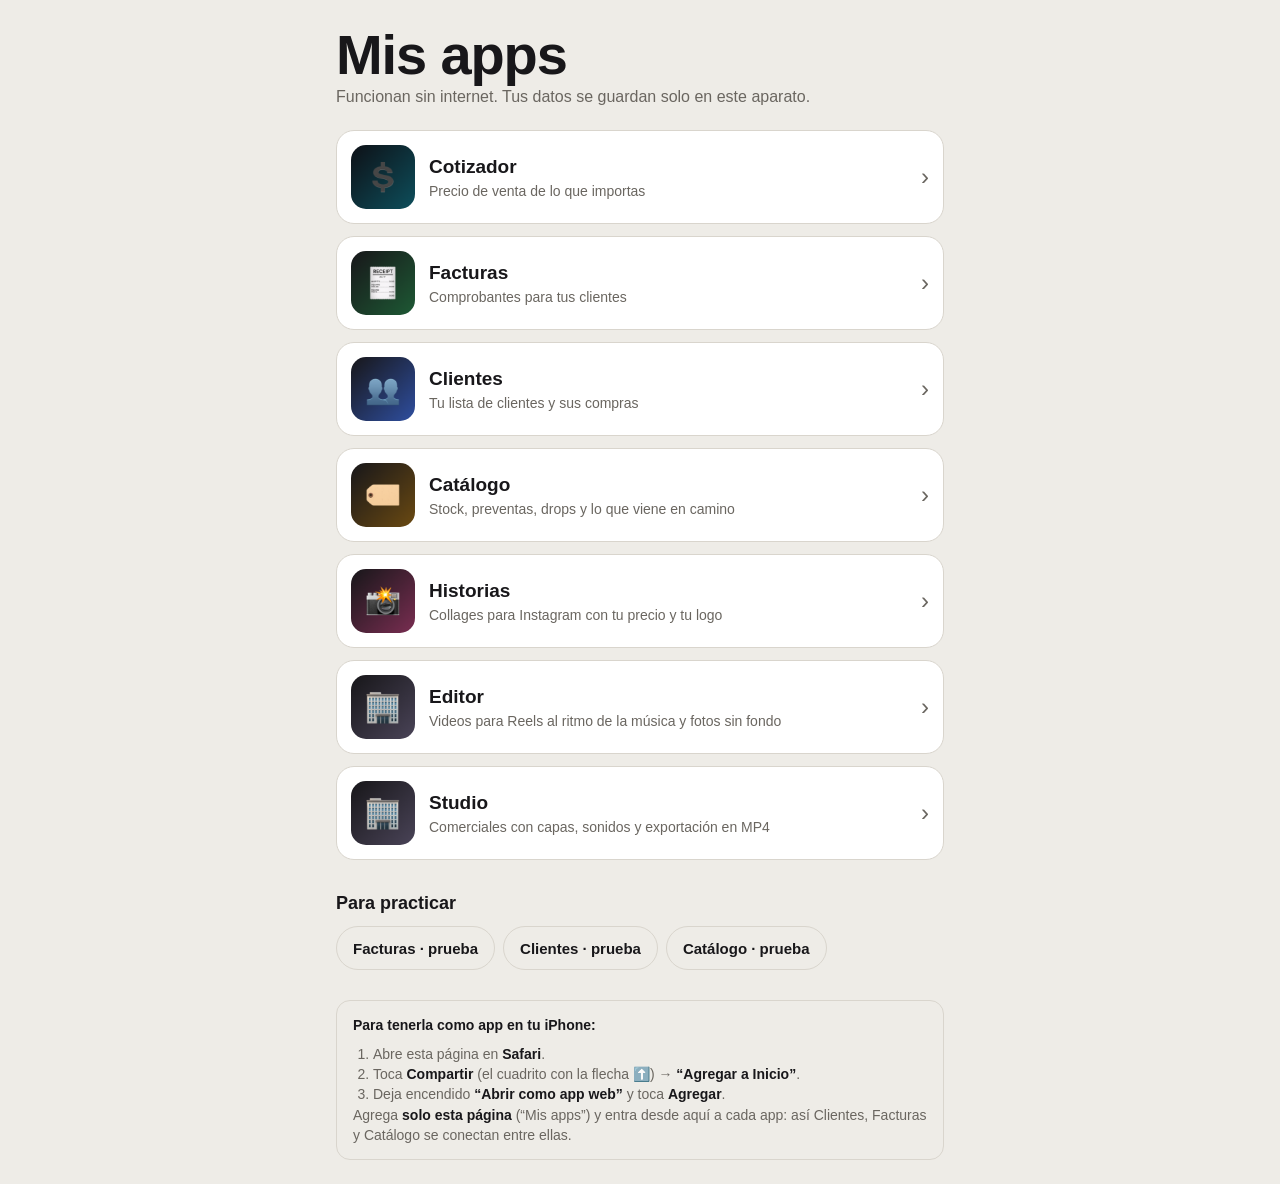
<file: index.html>
<!doctype html>
<html lang="es">
<head>
<meta charset="utf-8">
<meta name="viewport" content="width=device-width, initial-scale=1, viewport-fit=cover">
<meta name="apple-mobile-web-app-capable" content="yes">
<meta name="mobile-web-app-capable" content="yes">
<meta name="theme-color" content="#18171A">
<title>Mis apps</title>
<link rel="manifest" href="manifest.webmanifest">
<link rel="icon" href="icon-180.png">
<link rel="apple-touch-icon" href="icon-180.png">
<meta name="apple-mobile-web-app-title" content="Mis apps">
<meta name="apple-mobile-web-app-status-bar-style" content="black-translucent">

<style>
:root{--bg:#EEECE7;--surface:#FFFFFF;--line:#D9D5CD;--ink:#18171A;--muted:#6A6660;color-scheme:light}
@media (prefers-color-scheme: dark){:root:not([data-theme="light"]){--bg:#0D0D0F;--surface:#161619;--line:#2B2B30;--ink:#ECE9E3;--muted:#8D8A85;color-scheme:dark}}
:root[data-theme="dark"]{--bg:#0D0D0F;--surface:#161619;--line:#2B2B30;--ink:#ECE9E3;--muted:#8D8A85;color-scheme:dark}
*{box-sizing:border-box}
body{margin:0;background:var(--bg);color:var(--ink);font-family:-apple-system,BlinkMacSystemFont,"Segoe UI",Roboto,Arial,sans-serif;line-height:1.45;-webkit-font-smoothing:antialiased;padding:env(safe-area-inset-top,0px) 0 calc(24px + env(safe-area-inset-bottom,0px))}
.wrap{max-width:640px;margin:0 auto;padding:0 16px}
h1{margin:28px 0 4px;font-size:clamp(38px,11vw,56px);line-height:.95;font-weight:800;letter-spacing:-.02em}
.sub{margin:0 0 22px;color:var(--muted)}
.apps{display:grid;gap:12px}
.app{display:grid;grid-template-columns:64px 1fr auto;gap:14px;align-items:center;padding:14px;background:var(--surface);border:1px solid var(--line);border-radius:18px;color:inherit;text-decoration:none}
.app img{width:64px;height:64px;border-radius:15px;display:block}
.app b{display:block;font-size:19px}
.app span{display:block;color:var(--muted);font-size:14px}
.app i{font-style:normal;color:var(--muted);font-size:24px}
h2{font-size:18px;margin:30px 0 10px}
.pr{display:flex;gap:8px;flex-wrap:wrap}
.pr a{display:inline-flex;align-items:center;min-height:44px;padding:0 16px;border:1px solid var(--line);border-radius:999px;color:inherit;text-decoration:none;font-weight:600;font-size:15px}
.tip{margin-top:30px;padding:14px 16px;border:1px solid var(--line);border-radius:14px;color:var(--muted);font-size:14px}
.tip b{color:var(--ink)}
.tip ol{margin:8px 0 0;padding-left:20px}
</style>
</head>
<body>
<div class="wrap">
  <h1>Mis apps</h1>
  <p class="sub">Funcionan sin internet. Tus datos se guardan solo en este aparato.</p>

  <nav class="apps">
    <a class="app" href="cotizador/"><img src="cotizador/icon-180.png" alt=""><div><b>Cotizador</b><span>Precio de venta de lo que importas</span></div><i>›</i></a>
    <a class="app" href="facturas/"><img src="facturas/icon-180.png" alt=""><div><b>Facturas</b><span>Comprobantes para tus clientes</span></div><i>›</i></a>
    <a class="app" href="clientes/"><img src="clientes/icon-180.png" alt=""><div><b>Clientes</b><span>Tu lista de clientes y sus compras</span></div><i>›</i></a>
    <a class="app" href="catalogo/"><img src="catalogo/icon-180.png" alt=""><div><b>Catálogo</b><span>Stock, preventas, drops y lo que viene en camino</span></div><i>›</i></a>
    <a class="app" href="historias/"><img src="historias/icon-180.png" alt=""><div><b>Historias</b><span>Collages para Instagram con tu precio y tu logo</span></div><i>›</i></a>
    <a class="app" href="recortador/"><img src="icon-180.png" alt=""><div><b>Editor</b><span>Videos para Reels al ritmo de la música y fotos sin fondo</span></div><i>›</i></a>
    <a class="app" href="recortador/comercial.html"><img src="icon-180.png" alt=""><div><b>Studio</b><span>Comerciales con capas, sonidos y exportación en MP4</span></div><i>›</i></a>
  </nav>

  <h2>Para practicar</h2>
  <div class="pr">
    <a href="facturas/prueba.html">Facturas · prueba</a>
    <a href="clientes/prueba.html">Clientes · prueba</a>
    <a href="catalogo/prueba.html">Catálogo · prueba</a>
  </div>

  <div class="tip">
    <b>Para tenerla como app en tu iPhone:</b>
    <ol>
      <li>Abre esta página en <b>Safari</b>.</li>
      <li>Toca <b>Compartir</b> (el cuadrito con la flecha ⬆️) → <b>“Agregar a Inicio”</b>.</li>
      <li>Deja encendido <b>“Abrir como app web”</b> y toca <b>Agregar</b>.</li>
    </ol>
    Agrega <b>solo esta página</b> (“Mis apps”) y entra desde aquí a cada app: así Clientes, Facturas y Catálogo se conectan entre ellas.
  </div>
</div>
<script>
if('serviceWorker' in navigator){window.addEventListener('load',()=>{navigator.serviceWorker.register('/sw.js').catch(()=>{});});}
</script>
</body>
</html>
</file>
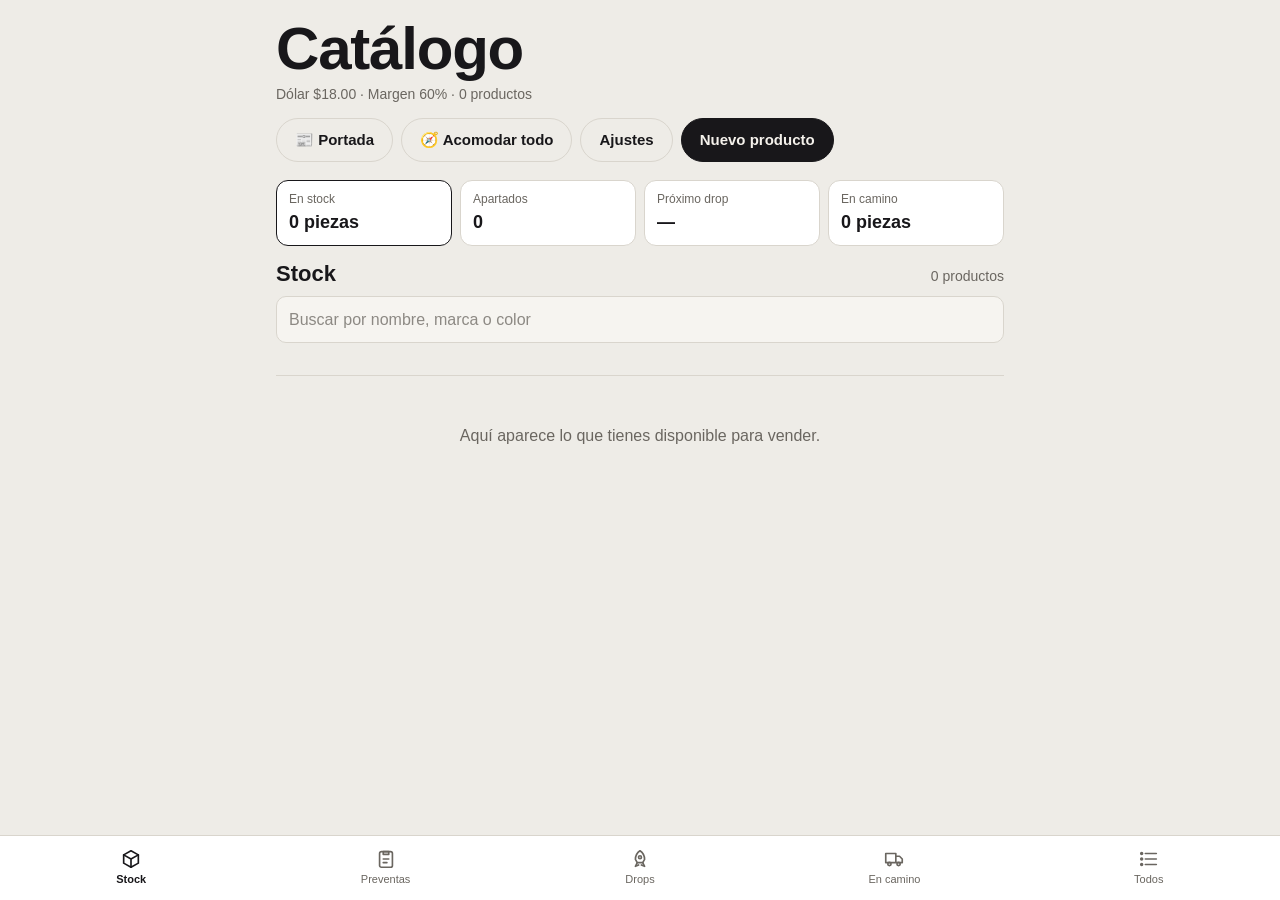
<file: catalogo/index.html>
<!doctype html>
<html lang="es">
<head>
<meta charset="utf-8">
<meta name="viewport" content="width=device-width, initial-scale=1, viewport-fit=cover">
<meta name="apple-mobile-web-app-capable" content="yes">
<meta name="mobile-web-app-capable" content="yes">
<meta name="theme-color" content="#18171A">
<title>Catálogo</title>
<link rel="manifest" href="manifest.webmanifest">
<link rel="icon" href="icon-180.png">
<link rel="apple-touch-icon" href="icon-180.png">
<meta name="apple-mobile-web-app-title" content="Catálogo">
<meta name="apple-mobile-web-app-status-bar-style" content="black-translucent">

<style>
/* Misma familia visual que Facturas y Clientes */
:root{
  --bg:#EEECE7; --surface:#FFFFFF; --field:#F6F4F0; --line:#D9D5CD; --ink:#18171A; --muted:#6A6660;
  --inv-bg:#18171A; --inv-ink:#F4F1EB; --green:#1E9A4A; --blue:#2F6FE0; --wa:#1FAF57; --wa-ink:#FFFFFF;
  --danger:#C4402F; --warn:#B7791F; --pill:#ECE8E1; --violet:#7A4FD0; color-scheme:light;
}
@media (prefers-color-scheme: dark){
  :root:not([data-theme="light"]){
    --bg:#0D0D0F; --surface:#161619; --field:#1D1D21; --line:#2B2B30; --ink:#ECE9E3; --muted:#8D8A85;
    --inv-bg:#ECE9E3; --inv-ink:#121214; --green:#46C86E; --blue:#6FA3FF; --wa:#25D366; --wa-ink:#06200F;
    --danger:#FF6B57; --warn:#E8A317; --pill:#24242A; --violet:#A98BFF; color-scheme:dark;
  }
}
:root[data-theme="dark"]{
  --bg:#0D0D0F; --surface:#161619; --field:#1D1D21; --line:#2B2B30; --ink:#ECE9E3; --muted:#8D8A85;
  --inv-bg:#ECE9E3; --inv-ink:#121214; --green:#46C86E; --blue:#6FA3FF; --wa:#25D366; --wa-ink:#06200F;
  --danger:#FF6B57; --warn:#E8A317; --pill:#24242A; --violet:#A98BFF; color-scheme:dark;
}
*,*::before,*::after{box-sizing:border-box}
[hidden]{display:none !important}
html{-webkit-text-size-adjust:100%}
body{margin:0;background:var(--bg);color:var(--ink);font-family:-apple-system,BlinkMacSystemFont,"Segoe UI",Roboto,"Helvetica Neue",Arial,sans-serif;font-size:16px;line-height:1.45;-webkit-font-smoothing:antialiased;padding-top:env(safe-area-inset-top,0px);padding-bottom:calc(84px + env(safe-area-inset-bottom,0px))}
button,input,textarea,select{font:inherit;color:inherit}
:focus-visible{outline:2px solid var(--ink);outline-offset:2px}
.wrap{max-width:760px;margin:0 auto;padding:0 16px}
.top{display:flex;flex-wrap:wrap;align-items:flex-end;justify-content:space-between;gap:14px 12px;padding:22px 0 10px}
.top h1{margin:0;font-size:clamp(38px,11vw,60px);line-height:.9;font-weight:800;letter-spacing:-.02em}
.sub{margin:8px 0 0;color:var(--muted);font-size:14px;display:flex;gap:10px;flex-wrap:wrap;align-items:center}
.sub .warn{color:var(--warn);background:none;border:0;padding:0;font-size:14px;cursor:pointer;text-decoration:underline}
.top-actions{display:flex;gap:8px}
@media (max-width:599px){.top-actions{width:100%}.top-actions .btn{flex:1}}
.btn{display:inline-flex;align-items:center;justify-content:center;gap:8px;min-height:44px;padding:0 18px;border-radius:999px;border:1px solid var(--inv-bg);background:var(--inv-bg);color:var(--inv-ink);font-weight:600;font-size:15px;cursor:pointer;text-decoration:none;white-space:nowrap}
.btn.ghost{background:transparent;color:var(--ink);border-color:var(--line)}
.btn.wa{background:var(--wa);color:var(--wa-ink);border-color:transparent}
.btn.danger{background:transparent;color:var(--danger);border-color:var(--danger)}
.btn.full{width:100%}
.btn.sm{min-height:36px;padding:0 12px;font-size:14px}
input:not([type=file]):not([type=checkbox]),textarea,select{display:block;width:100%;min-height:46px;padding:11px 12px;border-radius:10px;border:1px solid var(--line);background:var(--field);font-size:16px;color:var(--ink)}
textarea{resize:vertical;line-height:1.4}
input::placeholder,textarea::placeholder{color:var(--muted);opacity:.75}
input[type=date],input[type=datetime-local]{-webkit-appearance:none;appearance:none}
.sr{position:absolute;width:1px;height:1px;overflow:hidden;clip:rect(0 0 0 0);white-space:nowrap}

.stats{display:grid;grid-template-columns:repeat(2,minmax(0,1fr));gap:8px;margin:8px 0 12px}
@media (min-width:640px){.stats{grid-template-columns:repeat(4,minmax(0,1fr))}}
.stat{all:unset;box-sizing:border-box;cursor:pointer;background:var(--surface);border:1px solid var(--line);border-radius:12px;padding:10px 12px;display:block}
.stat span{display:block;font-size:12px;color:var(--muted)}
.stat b{display:block;font-size:18px;font-variant-numeric:tabular-nums;overflow:hidden;text-overflow:ellipsis;white-space:nowrap}
.stat.on{border-color:var(--ink)}
.search{margin:4px 0 8px}
.filters{display:flex;gap:6px;overflow-x:auto;padding:2px 0 10px;scrollbar-width:none}
.filters::-webkit-scrollbar{display:none}
.chip{flex-shrink:0;min-width:44px;height:38px;padding:0 12px;border:1px solid var(--line);border-radius:999px;background:var(--field);color:var(--ink);font-weight:600;font-size:14px;cursor:pointer;white-space:nowrap}
.chip.on{background:var(--inv-bg);color:var(--inv-ink);border-color:var(--inv-bg)}
.chips{display:flex;flex-wrap:wrap;gap:6px;align-items:center}
.chips .chip{border-radius:8px}
.sec-title{display:flex;justify-content:space-between;align-items:baseline;margin:6px 0 6px}
.sec-title h2{margin:0;font-size:22px;font-weight:700}
.sec-title small{color:var(--muted);font-size:14px}
.list{border-top:1px solid var(--line)}
.row{all:unset;box-sizing:border-box;display:grid;grid-template-columns:56px minmax(0,1fr) auto;gap:12px;align-items:center;width:100%;padding:12px 0;border-bottom:1px solid var(--line);cursor:pointer}
.row:focus-visible{outline:2px solid var(--ink);outline-offset:2px}
.th{width:56px;height:70px;border-radius:8px;background:var(--field);overflow:hidden;display:grid;place-items:center;color:var(--muted);font-size:11px}
.th img{width:100%;height:100%;object-fit:cover;display:block}
.row b{display:block;overflow:hidden;text-overflow:ellipsis;white-space:nowrap;font-size:16px}
.row small{display:block;color:var(--muted);font-size:13px;overflow:hidden;text-overflow:ellipsis;white-space:nowrap}
.row .pr{text-align:right;font-weight:700;font-variant-numeric:tabular-nums;font-size:15px}
.row .pr s{display:block;font-weight:400;color:var(--muted);font-size:12px}
.pills{display:flex;gap:4px;flex-wrap:wrap;margin-top:4px}
.pill{font-size:12px;padding:2px 8px;border-radius:999px;background:var(--pill);color:var(--ink);white-space:nowrap}
.pill.early{background:transparent;border:1px solid var(--violet);color:var(--violet)}
.pill.pre{background:transparent;border:1px solid var(--blue);color:var(--blue)}
.pill.camino{background:transparent;border:1px solid var(--muted);color:var(--muted)}
.pill.disp{background:transparent;border:1px solid var(--green);color:var(--green)}
.pill.ago{background:transparent;border:1px solid var(--danger);color:var(--danger)}
.pill.low{background:transparent;border:1px solid var(--warn);color:var(--warn)}
.empty{color:var(--muted);padding:32px 0;text-align:center}
.fatal{margin:16px 0;padding:14px 16px;border:2px solid var(--danger);border-radius:12px;color:var(--danger)}

.tabs{position:fixed;left:0;right:0;bottom:0;z-index:30;display:grid;grid-template-columns:repeat(5,minmax(0,1fr));background:var(--surface);border-top:1px solid var(--line);padding:6px 4px calc(6px + env(safe-area-inset-bottom,0px))}
.tab{all:unset;box-sizing:border-box;display:flex;flex-direction:column;align-items:center;gap:2px;padding:6px 2px;border-radius:10px;color:var(--muted);font-size:11px;cursor:pointer;text-align:center}
.tab svg{width:22px;height:22px;stroke:currentColor;fill:none;stroke-width:1.8;stroke-linecap:round;stroke-linejoin:round}
.tab.on{color:var(--ink);font-weight:700}
.tab:focus-visible{outline:2px solid var(--ink)}

/* ---------- ficha ---------- */
.sheet{position:fixed;inset:0;z-index:40;background:var(--bg);overflow:auto;-webkit-overflow-scrolling:touch;transform:translateX(100%);visibility:hidden;transition:transform .25s ease,visibility 0s linear .25s}
.sheet.open{transform:none;visibility:visible;transition:transform .25s ease}
.bar{position:sticky;top:0;z-index:2;display:flex;align-items:center;justify-content:space-between;gap:10px;padding:calc(10px + env(safe-area-inset-top,0px)) 16px 10px;background:var(--surface);border-bottom:1px solid var(--line)}
.bar .t{min-width:0;text-align:center;flex:1}
.bar .t b{display:block;font-size:16px;overflow:hidden;text-overflow:ellipsis;white-space:nowrap}
.bar .t small{display:block;font-size:12px;color:var(--muted)}
.save[data-s="ok"]{color:var(--green)} .save[data-s="err"]{color:var(--danger)}
.sheet .wrap{padding-bottom:calc(40px + env(safe-area-inset-bottom,0px))}
section.s{padding:20px 0;border-top:1px solid var(--line)}
section.s:first-of-type{border-top:0}
section.s h3{margin:0 0 12px;font-size:20px;font-weight:700}
.sh{display:flex;justify-content:space-between;align-items:baseline;gap:10px}
.sh small{color:var(--muted);font-size:14px}
label{display:block;font-size:13px;color:var(--muted);margin-bottom:12px}
label>input,label>textarea,label>select{margin-top:6px}
.opt{font-size:12px;opacity:.8}
.grid2{display:grid;grid-template-columns:1fr 1fr;gap:0 10px}
@media (max-width:360px){.grid2{grid-template-columns:1fr}}
.note{font-size:13px;color:var(--muted);margin:-4px 0 12px}
.ea-col{border:1px solid var(--line);border-radius:12px;padding:10px 12px 2px;margin:4px 0 12px}
.acm-it{display:flex;gap:10px;align-items:flex-start;padding:10px 0;border-top:1px solid var(--line);font-size:14px}
.acm-it input{margin-top:3px;width:18px;height:18px;flex-shrink:0}
.acm-it b{display:block}.acm-it small{color:var(--muted);display:block}
.acm-it .de{text-decoration:line-through;color:var(--muted)}
.nt-it{display:flex;gap:10px;align-items:center;padding:10px 0;border-top:1px solid var(--line)}
.nt-it img{width:84px;height:48px;object-fit:cover;border-radius:8px;background:var(--field);flex-shrink:0}
.nt-it div{flex:1;min-width:0;font-size:14px}.nt-it b{display:block;white-space:nowrap;overflow:hidden;text-overflow:ellipsis}.nt-it small{color:var(--muted);display:block}
.nt-it .acc{display:flex;gap:4px;flex-shrink:0}.nt-it .acc button{min-height:34px;padding:0 10px;border-radius:8px;border:1px solid var(--line);background:transparent;cursor:pointer;font-size:13px}
.nt-it.vencida{opacity:.5}
.nt-video{display:flex;gap:8px;align-items:center;flex-wrap:wrap;margin:-4px 0 12px;font-size:13px;color:var(--muted)}
.nt-fijo{width:84px;height:48px;border-radius:8px;background:var(--field);display:grid;place-items:center;font-size:22px;flex-shrink:0}
.nt-foto{display:grid;place-items:center;min-height:120px;border:1px dashed var(--line);border-radius:12px;cursor:pointer;overflow:hidden;color:var(--ink);font-weight:600}
.nt-foto img{width:100%;max-height:220px;object-fit:cover;display:block}
.acm-h{margin:14px 0 4px;font-size:13px;font-weight:800;letter-spacing:.06em;text-transform:uppercase;color:var(--muted)}
.lbl{font-size:13px;color:var(--muted);margin:0 0 8px}
.blk{margin-bottom:16px}
.price-box{background:var(--surface);border:1px solid var(--line);border-radius:12px;padding:14px;margin:4px 0 12px}
.price-box .big{font-size:30px;font-weight:800;font-variant-numeric:tabular-nums;color:var(--green);line-height:1.1}
.price-box .calc{font-size:13px;color:var(--muted);margin-top:4px}
.price-box .gan{font-size:14px;margin-top:8px}
.switch{display:flex;align-items:center;justify-content:space-between;gap:12px;padding:10px 0;font-size:15px;color:var(--ink);margin:0}
.switch input{width:22px;height:22px;accent-color:var(--ink)}
.fotos{display:grid;grid-template-columns:repeat(3,1fr);gap:8px}
@media (min-width:600px){.fotos{grid-template-columns:repeat(4,1fr)}}
.ft{all:unset;position:relative;aspect-ratio:4/5;border-radius:10px;overflow:hidden;background:var(--field);cursor:pointer;display:block}
.ft img{width:100%;height:100%;object-fit:cover;display:block}
.addf{display:grid;place-items:center;aspect-ratio:4/5;border-radius:10px;border:1px dashed var(--line);background:var(--field);color:var(--muted);font-size:13px;text-align:center;cursor:pointer;padding:6px;line-height:1.25}
.addf b{display:block;font-size:26px;font-weight:400;color:var(--ink)}
.colores{display:flex;gap:6px;flex-wrap:wrap;margin-bottom:12px;align-items:center}
.sz{display:grid;grid-template-columns:minmax(0,1fr) auto;align-items:center;gap:10px;padding:8px 0;border-top:1px solid var(--line)}
.sz:first-child{border-top:0}
.sz b{font-size:16px}
.sz b small{font-weight:400;color:var(--warn);font-size:12px;margin-left:6px}
.step{display:flex;align-items:center;gap:6px}
.step button{width:40px;height:40px;border-radius:10px;border:1px solid var(--line);background:var(--field);font-size:20px;cursor:pointer;line-height:1}
.step output{min-width:32px;text-align:center;font-weight:700;font-variant-numeric:tabular-nums;font-size:17px}
.x{background:none;border:0;color:var(--danger);font-size:14px;padding:4px 2px;cursor:pointer;min-height:32px}
.ppl{display:grid;grid-template-columns:minmax(0,1fr) auto;gap:8px;align-items:center;padding:10px 0;border-top:1px solid var(--line)}
.ppl b{display:block;font-size:15px}
.ppl small{display:block;color:var(--muted);font-size:13px}
.ppl .acts{display:flex;gap:6px;align-items:center}
.form-in{background:var(--surface);border:1px solid var(--line);border-radius:12px;padding:12px;margin:8px 0}

.viewer{position:fixed;inset:0;z-index:70;background:rgba(0,0,0,.92);display:flex;flex-direction:column;padding:env(safe-area-inset-top,0px) 0 env(safe-area-inset-bottom,0px)}
.viewer .vi{flex:1;min-height:0;display:grid;place-items:center;padding:12px}
.viewer img{max-width:100%;max-height:100%;object-fit:contain;border-radius:8px}
.viewer .va{display:grid;grid-template-columns:1fr 1fr;gap:8px;padding:12px 16px}
.viewer .btn.ghost{color:#fff;border-color:rgba(255,255,255,.35)}
.viewer .btn.danger{color:#FF6B57;border-color:#FF6B57}
.drawer{position:fixed;inset:0;z-index:60;display:flex;align-items:flex-end;justify-content:center;background:rgba(0,0,0,.45)}
.panel{width:min(100%,520px);max-height:90vh;overflow:auto;background:var(--surface);border-radius:20px 20px 0 0;padding:20px 16px calc(20px + env(safe-area-inset-bottom,0px))}
@media (min-width:600px){.drawer{align-items:center}.panel{border-radius:20px}}
.panel h2{margin:0 0 6px;font-size:24px;font-weight:800}
.panel p{margin:0 0 14px;color:var(--muted);font-size:15px}
.panel .btn{margin-bottom:10px}
.toast{position:fixed;left:50%;bottom:calc(96px + env(safe-area-inset-bottom,0px));transform:translate(-50%,12px);opacity:0;z-index:90;background:var(--inv-bg);color:var(--inv-ink);padding:10px 16px;border-radius:999px;font-size:14px;pointer-events:none;transition:opacity .2s,transform .2s;max-width:calc(100% - 32px);text-align:center}
.toast.on{opacity:1;transform:translate(-50%,0)}
@media (prefers-reduced-motion: reduce){.sheet,.sheet.open,.toast{transition:none}}

</style>
</head>
<body>
<div class="wrap">
  <header class="top">
    <div>
      <h1>Catálogo</h1>
      <p class="sub"><span id="subInfo">Cargando…</span><button type="button" class="warn" id="bkWarn" hidden>Haz un respaldo</button></p>
    </div>
    <div class="top-actions">
      <button type="button" class="btn ghost" id="btnNoticias">📰 Portada</button>
      <button type="button" class="btn ghost" id="btnAcomodar">🧭 Acomodar todo</button>
      <button type="button" class="btn ghost" id="btnAjustes">Ajustes</button>
      <button type="button" class="btn" id="btnNuevo">Nuevo producto</button>
    </div>
  </header>
  
  <div id="fatal" class="fatal" hidden></div>
  <div class="stats" id="stats"></div>
  <div class="sec-title"><h2 id="secName">Stock</h2><small id="secCount"></small></div>
  <div class="search"><input id="q" type="search" placeholder="Buscar por nombre, marca o color" aria-label="Buscar producto" autocomplete="off"></div>
  <div class="filters" id="filtLinea" role="group" aria-label="Filtrar por línea"></div>
  <div class="filters" id="filters" role="group" aria-label="Filtrar por marca"></div>
  <div class="list" id="list"></div>
</div>

<nav class="tabs" id="tabs" aria-label="Secciones"></nav>

<!-- Ficha del producto -->
<div class="sheet" id="sheet" role="dialog" aria-modal="true" aria-labelledby="barName">
  <div class="bar">
    <button type="button" class="btn ghost" id="btnListo">‹ Listo</button>
    <div class="t"><b id="barName">Producto</b><small class="save" id="saveState" data-s=""></small></div>
    <button type="button" class="btn ghost sm" id="btnMkt" title="Copia el texto y te da las fotos para publicarlo en Facebook Marketplace">📋 Marketplace</button>
    <button type="button" class="btn ghost sm" id="btnShare">Compartir</button>
  </div>
  <div class="wrap" id="form">
    <section class="s">
      <div class="sh"><h3>Fotos</h3><small id="fotoCount"></small></div>
      <button type="button" class="btn ghost full" id="btnHistoria" style="margin-bottom:12px">📸 Crear historia de Instagram</button>
      <div class="colores" id="colores"></div>
      <div class="fotos" id="fotos"></div>
    </section>

    <section class="s">
      <h3>Datos</h3>
      <label>Nombre<input data-f="nombre" placeholder="Compression Tee" autocomplete="off"></label>
      <div class="grid2">
        <label>Marca<input data-f="marca" list="marcasList" placeholder="YoungLA" autocomplete="off"></label>
        <label>Link de la tienda <span class="opt">(opcional)</span><input data-f="link" inputmode="url" placeholder="https://…" autocomplete="off"><a id="linkIr" target="_blank" rel="noopener" style="display:inline-block;margin-top:6px;color:var(--blue);font-size:14px">Ir a comprar ↗</a></label>
      </div>
      <datalist id="marcasList"></datalist>
      <div class="blk"><p class="lbl">Línea</p><div class="chips" id="lineas"></div></div>
      <div class="blk"><p class="lbl">Categoría</p><div class="chips" id="cats"></div>
        <div class="form-in" id="catForm" hidden>
          <label>Nombre de la categoría<input id="catNombre" placeholder="Gorras, Calcetas, Chamarras…" autocomplete="off"></label>
          <p class="lbl">¿Qué talla del cliente usa? (para sugerirte a quién ofrecerle)</p>
          <div class="chips blk" id="catParte"></div>
          <p class="note" id="catErr" style="color:var(--danger)" hidden></p>
          <div class="grid2"><button type="button" class="btn ghost" id="catCancel">Cancelar</button><button type="button" class="btn" id="catOk">Guardar</button></div>
        </div>
        <p class="note" id="catExtraOps" hidden style="margin-top:8px"><button type="button" class="x" id="catDelX">Quitar “<span id="catDelName"></span>” de la lista</button></p>
      </div>
      <label>Descripción corta <span class="opt">(opcional)</span><input data-f="descripcion" placeholder="Tela compresión, corte ajustado" autocomplete="off"></label>
    </section>

    <section class="s">
      <h3>Precio</h3>
      <div class="grid2">
        <label>Costo en dólares<input data-f="costoUsd" inputmode="decimal" placeholder="40" autocomplete="off"></label>
        <label>Margen % <span class="opt">(vacío = el de ajustes)</span><input data-f="margen" inputmode="decimal" autocomplete="off"></label>
      </div>
      <div class="price-box">
        <span class="lbl" style="display:block;margin:0">Precio de venta</span>
        <div class="big" id="pBig">$0</div>
        <div class="calc" id="pCalc"></div>
        <div class="gan" id="pGan"></div>
      </div>
      <div class="price-box" id="pColorBox" hidden>
        <span class="lbl" style="display:block;margin:0 0 6px">Precio por color</span>
        <div class="chips" id="pColores" style="margin-bottom:10px"></div>
        <label style="margin:0">Costo en dólares de <b id="pColorName"></b> <span class="opt">(vacío = el de arriba)</span><input id="pColorUsd" inputmode="decimal" autocomplete="off"></label>
        <div class="calc" id="pColorCalc"></div>
      </div>
      <div class="grid2">
        <label>Precio a mano <span class="opt">(opcional)</span><input data-f="precioManual" inputmode="decimal" placeholder="Usa el calculado" autocomplete="off"></label>
        <label>Precio de oferta <span class="opt">(opcional)</span><input data-f="oferta" inputmode="decimal" placeholder="Sin oferta" autocomplete="off"></label>
      </div>
    </section>

    <section class="s">
      <h3>Estado</h3>
      <div class="chips blk" id="estados"></div>
      <div class="form-in" id="estForm" hidden>
        <label>Nombre del estado<input id="estNombre" placeholder="Restock, Preview, Collab…" autocomplete="off"></label>
        <p class="lbl">¿En qué sección aparece?</p>
        <div class="chips blk" id="estComo"></div>
        <p class="note" id="estErr" style="color:var(--danger)" hidden></p>
        <div class="grid2"><button type="button" class="btn ghost" id="estCancel">Cancelar</button><button type="button" class="btn" id="estOk">Guardar</button></div>
      </div>
      <p class="note" id="estExtraOps" hidden><button type="button" class="x" id="estRen" style="color:var(--blue)">Renombrar este estado</button> · <button type="button" class="x" id="estDelX">Quitar este estado de la lista</button></p>
      <label id="dropWrap">Fecha y hora del drop<input data-f="dropFecha" type="datetime-local"></label>
      <label id="llegaWrap">Fecha estimada de llegada<input data-f="llegaFecha" type="date"></label>
    </section>

    <section class="s">
      <div class="sh"><h3>Tallas y piezas</h3><small id="szTotal"></small></div>
      <p class="note" id="szColor"></p>
      <div id="tallas"></div>
      <div class="chips" style="margin-top:10px"><input id="tallaOtra" placeholder="Agregar otra talla (ej. 27.5)" autocomplete="off" enterkeyhint="done" style="max-width:260px"><button type="button" class="btn ghost sm" id="addTalla">Agregar</button></div>
    </section>

    <section class="s">
      <div class="sh"><h3>Interesados y apartados</h3><small id="pplCount"></small></div>
      <div id="ppl"></div>
      <div class="form-in" id="pplForm" hidden>
        <label>Cliente<input id="pfCliente" list="clientesList" placeholder="Escribe el nombre o elige de tu lista" autocomplete="off"></label>
        <datalist id="clientesList"></datalist>
        <div class="grid2">
          <label>Color<select id="pfColor"></select></label>
          <label>Talla<select id="pfTalla"></select></label>
        </div>
        <div class="chips blk" id="pfTipo"></div>
        <label>Nota <span class="opt">(opcional)</span><input id="pfNota" placeholder="Dejó $500 de anticipo" autocomplete="off"></label>
        <p class="note" id="pfErr" style="color:var(--danger)" hidden></p>
        <div class="grid2"><button type="button" class="btn ghost" id="pfCancel">Cancelar</button><button type="button" class="btn" id="pfOk">Guardar</button></div>
      </div>
      <div class="grid2" style="margin-top:10px">
        <button type="button" class="btn ghost" id="btnAddPpl">Agregar</button>
        <button type="button" class="btn wa" id="btnAvisar">Avisar a todos</button>
      </div>
    </section>

    <section class="s">
      <h3>¿A quién se lo ofrezco?</h3>
      <div id="ofrecer"></div>
    </section>

    <section class="s">
      <h3>Tienda</h3>
      <label class="switch">Mostrar en la tienda<input type="checkbox" data-b="enTienda"></label>
      <label class="switch">Destacado ⭐<input type="checkbox" data-b="destacado"></label>
      <p class="note" style="margin-top:6px">Se usarán cuando hagamos tu página de tienda.</p>
    </section>

    <section class="s">
      <h3>Notas</h3>
      <label><span class="sr">Notas</span><textarea data-f="notas" rows="3" placeholder="Lo que quieras recordar de este producto"></textarea></label>
    </section>

    <section class="s">
      <button type="button" class="btn danger full" id="btnDel">Eliminar producto</button>
    </section>
  </div>
</div>

<!-- Visor de foto -->
<div class="viewer" id="viewer" hidden role="dialog" aria-modal="true" aria-label="Foto">
  <div class="vi"><img id="vImg" alt=""></div>
  <div class="va">
    <button type="button" class="btn ghost" id="vClose">Cerrar</button>
    <button type="button" class="btn" id="vPort">⭐ Usar de portada</button>
    <button type="button" class="btn danger" id="vDel">Borrar</button>
  </div>
</div>

<!-- Ajustes y respaldo -->
<div class="drawer" id="aj" hidden>
  <div class="panel" role="dialog" aria-modal="true" aria-labelledby="ajTitle">
    <h2 id="ajTitle">Ajustes</h2>
    <p>Precio = costo USD × tipo de cambio × (1 + margen). Tu margen ya incluye la importación a Monterrey.</p>
    <div class="grid2">
      <label>Tipo de cambio<input id="ajTc" inputmode="decimal" autocomplete="off"></label>
      <label>Margen % por default<input id="ajMargen" inputmode="decimal" autocomplete="off"></label>
    </div>
    <label>Redondear precios<select id="ajRed">
      <option value="10">Hacia arriba a la decena ($1,152 → $1,160)</option>
      <option value="50">Hacia arriba a $50 ($1,152 → $1,200)</option>
      <option value="1">Sin redondeo ($1,152)</option>
    </select></label>
    <button type="button" class="btn full" id="ajGuardar">Guardar ajustes</button>
    <h2 style="font-size:20px;margin-top:14px">Tienda en internet</h2>
    <p>Publica tus productos (los que tienen “Mostrar en la tienda”) en tu página. Nunca se publican costos, márgenes, notas ni datos de tus clientes.</p>
    <div class="grid2">
      <label>Usuario de GitHub<input id="ghUser" autocomplete="off" autocapitalize="off"></label>
      <label>Repositorio<input id="ghRepo" autocomplete="off" autocapitalize="off"></label>
    </div>
    <label>Llave de GitHub <span class="opt">(se guarda solo en este aparato)</span><input id="ghToken" type="password" autocomplete="off" autocapitalize="off" placeholder="github_pat_…"></label>
    <label>Contraseña del Early Access en tu tienda <span class="opt">(vacío = se ve sin contraseña)</span><input id="ghClave" autocomplete="off" autocapitalize="off" placeholder="Ej. FWMX-EA27"></label>
    <div id="ghClaves"></div>
    <div class="ea-col">
      <p class="note" style="margin:4px 0 8px"><b>Pasar una colección a Early Access</b> (con candado)</p>
      <label>Colección<select id="eaCol"></select></label>
      <div class="grid2"><label>Fecha y hora del drop<input type="datetime-local" id="eaColFecha"></label><label>Contraseña de este drop<input id="eaColClave" autocomplete="off" autocapitalize="off" placeholder="FWMX-SAM22"></label></div>
      <button type="button" class="btn ghost full" id="eaColBtn">🔒 Pasar a Early Access</button>
    </div>
    <p class="note" style="margin-top:-4px">Con contraseña, tus productos de Early Access que tengan “Mostrar en la tienda” se publican bajo llave: solo los ve quien la escriba.</p>
    <button type="button" class="btn full" id="btnPublicar">Publicar tienda</button>
    <p class="note" id="pubStatus" style="margin-top:8px"></p>
    <p class="note"><a id="pubLink" target="_blank" rel="noopener" style="color:var(--blue)"></a></p>
    <div class="ea-col" id="dropDel"></div>
    <h2 style="font-size:20px;margin-top:14px">Respaldo</h2>
    <p id="bkLast"></p>
    <button type="button" class="btn ghost full" id="bkExport">Guardar respaldo</button>
    <label class="btn ghost full" style="margin:0 0 10px">Cargar un respaldo<input type="file" class="sr" id="bkImport" accept=".json,application/json" multiple></label>
    <button type="button" class="btn ghost full" id="ajClose">Cerrar</button>
  </div>
</div>

<!-- Portada y noticias de la tienda -->
<div class="drawer" id="nt" hidden>
  <div class="panel" role="dialog" aria-modal="true" aria-labelledby="ntTitle">
    <h2 id="ntTitle">Portada y noticias</h2>
    <p>Lo que pongas aquí sale en la portada de tu tienda y va cambiando solo. Úsalo para lo nuevo que se viene. Se publica con “Publicar tienda”.</p>
    <div id="ntLista"></div>
    <div id="ntForm" hidden>
      <p class="acm-h" id="ntFormTit">Nueva noticia</p>
      <label class="nt-foto" id="ntFotoLbl"><img id="ntFotoImg" alt="" hidden><span id="ntFotoTxt">📷 Elegir foto (horizontal se ve mejor)</span><input type="file" class="sr" id="ntFoto" accept="image/*"></label>
      <div class="nt-video"><span id="ntVideoTxt">Sin video</span>
        <label class="btn ghost sm" style="margin:0">🎬 Subir video mío<input type="file" class="sr" id="ntVideo" accept="video/mp4,video/quicktime,video/*"></label>
        <button type="button" class="btn ghost sm" id="ntVideoQuitar" style="margin:0" hidden>Quitar video</button></div>
      <label>Título<input id="ntTit" placeholder="Llega lo nuevo de Gymshark" autocomplete="off"></label>
      <label>Texto corto <span class="opt">(opcional)</span><input id="ntTxt" placeholder="Sale el 25 de octubre · Ordena con anticipo" autocomplete="off"></label>
      <div class="grid2">
        <label>Texto del botón<input id="ntBtn" placeholder="Ver ahora" autocomplete="off"></label>
        <label>Se quita sola el <span class="opt">(opcional)</span><input type="date" id="ntFin"></label>
      </div>
      <label>El botón lleva a<select id="ntDest"></select></label>
      <label id="ntLinkLbl" hidden>Link<input id="ntLink" placeholder="https://…" autocomplete="off" inputmode="url"></label>
      <p class="note" id="ntErr" style="color:var(--danger)" hidden></p>
      <button type="button" class="btn full" id="ntGuardar">Guardar noticia</button>
      <button type="button" class="btn ghost full" id="ntCancelar">Cancelar</button>
    </div>
    <button type="button" class="btn full" id="ntAgregar">+ Agregar noticia</button>
    <button type="button" class="btn ghost full" id="ntCerrar">Cerrar</button>
  </div>
</div>

<!-- Acomodar todo: marca según el link y categoría según la prenda -->
<div class="drawer" id="acm" hidden>
  <div class="panel" role="dialog" aria-modal="true" aria-labelledby="acmTitle">
    <h2 id="acmTitle">Acomodar todo</h2>
    <p>Pongo a cada prenda <b>su marca según su link</b> (youngla.com → YoungLA, civilclothing.com → Civil Regime…) y <b>su categoría según lo que es</b> (playera, short, hoodie, chamarra, compresión…). Primero te enseño los cambios; nada se cambia hasta que le picas Aplicar.</p>
    <div id="acmLista"></div>
    <button type="button" class="btn full" id="acmAplicar">Aplicar cambios</button>
    <button type="button" class="btn ghost full" id="acmCerrar">Cerrar</button>
  </div>
</div>

<!-- Avisar a todos -->
<div class="drawer" id="av" hidden>
  <div class="panel" role="dialog" aria-modal="true" aria-labelledby="avTitle">
    <h2 id="avTitle">Avisar por WhatsApp</h2>
    <p id="avSub">Toca cada nombre para abrir su chat con el mensaje listo. Tú decides si lo envías.</p>
    <div id="avList"></div>
    <button type="button" class="btn ghost full" id="avClose" style="margin-top:12px">Cerrar</button>
  </div>
</div>

<div class="toast" id="toast" role="status" aria-live="polite"></div>

<script src="catalogo-inventario.js"></script>
<script src="catalogo-drops.js"></script>
<script>
(function(){
'use strict';
const CFG={"db": "catalogo_db", "clientesDb": "clientes_db"};
const $=(s,el=document)=>el.querySelector(s);
const esc=s=>String(s==null?'':s).replace(/[&<>"']/g,c=>({'&':'&amp;','<':'&lt;','>':'&gt;','"':'&quot;',"'":'&#39;'}[c]));
const uid=()=>Date.now().toString(36)+Math.random().toString(36).slice(2,7);
const pad=n=>String(n).padStart(2,'0');
const num=v=>{const n=parseFloat(String(v==null?'':v).replace(/[^0-9.\-]/g,''));return isFinite(n)?n:0;};
const has=v=>String(v==null?'':v).trim()!=='';
const money=v=>'$'+Math.round(num(v)).toLocaleString('en-US');
const digits=s=>String(s||'').replace(/\D/g,'');
const numCli=v=>{v=String(v==null?'':v).trim().replace(/^#/,'');return /^\d+$/.test(v)?v.padStart(4,'0'):v;};
const DIAS=['dom','lun','mar','mié','jue','vie','sáb'];
const MESES=['ene','feb','mar','abr','may','jun','jul','ago','sep','oct','nov','dic'];
const TALLAS=['XS','S','M','L','XL','2XL'];
const CATS=['Playeras','Compresión','Tops','Sports bras','Hoodies','Chamarras','Pants','Shorts','Bikers','Leggings','Conjuntos','Vestidos','Tenis','Accesorios'];
const ABAJO=['Pants','Shorts','Bikers','Leggings'];
const LINEAS=[['hombre','Hombre'],['mujer','Mujer'],['unisex','Unisex']];
const LINEA_TXT=Object.fromEntries(LINEAS);
const ESTADOS=[['early','Early Access'],['preventa','Preventa'],['camino','En camino'],['disponible','Disponible'],['agotado','Agotado']];
const ESTADO_TXT=Object.fromEntries(ESTADOS);
const PILL={early:'early',preventa:'pre',camino:'camino',disponible:'disp',agotado:'ago'};
const ICON={
  stock:'<svg viewBox="0 0 24 24"><path d="M12 3l8 4.5v9L12 21l-8-4.5v-9z"/><path d="M12 12l8-4.5M12 12v9M12 12L4 7.5"/></svg>',
  preventas:'<svg viewBox="0 0 24 24"><rect x="5" y="4" width="14" height="17" rx="2"/><path d="M9 4h6v3H9zM9 12h6M9 16h4"/></svg>',
  drops:'<svg viewBox="0 0 24 24"><path d="M12 3c3 2 5 5.5 5 9.5L15 16H9l-2-3.5C7 8.5 9 5 12 3z"/><circle cx="12" cy="10" r="1.6"/><path d="M9 16l-2 4 3.5-1.5M15 16l2 4-3.5-1.5"/></svg>',
  camino:'<svg viewBox="0 0 24 24"><path d="M3 6h11v10H3zM14 9h4l3 3v4h-7"/><circle cx="7" cy="17.5" r="1.8"/><circle cx="17" cy="17.5" r="1.8"/></svg>',
  todos:'<svg viewBox="0 0 24 24"><path d="M8 6h12M8 12h12M8 18h12"/><circle cx="4" cy="6" r="1"/><circle cx="4" cy="12" r="1"/><circle cx="4" cy="18" r="1"/></svg>'
};
const SECCIONES=[['stock','Stock'],['preventas','Preventas'],['drops','Drops'],['camino','En camino'],['todos','Todos']];

/* ---------- ajustes (tipo de cambio, margen, redondeo) ---------- */
const AJ_KEY=CFG.db+'_ajustes';
let AJ={tc:18,margen:60,red:10};
try{ Object.assign(AJ,JSON.parse(localStorage.getItem(AJ_KEY)||'{}')); }catch(e){}
function extras(){ return Array.isArray(AJ.extras)?AJ.extras:(AJ.extras=[]); }
function base(e){ if(ESTADO_TXT[e]) return e; const x=extras().find(x=>x.id===e); return x?x.como:'disponible'; }
function B(p){ return base(p&&p.estado); }
function estTxt(e){ if(ESTADO_TXT[e]) return ESTADO_TXT[e]; const x=extras().find(x=>x.id===e); return x?x.nombre:'Disponible'; }
function guardarAjustes(){ try{ localStorage.setItem(AJ_KEY,JSON.stringify(AJ)); }catch(e){} }
/* Ganancia mínima en pesos por prenda (16-nov-2026): por producto (p.minGanancia) o por marca (Ajustes).
   Gymshark: nunca menos de $250 de ganancia. No se aplica al precio de antes (tachado). */
const MIN_GANANCIA_MARCA={Gymshark:250};
function minGanancia(p){ if(has(p.minGanancia)) return num(p.minGanancia); const t=Object.assign({},MIN_GANANCIA_MARCA,AJ.minGanancia||{}); return num(t[p.marca]||0); }
function precioCalc(p,sinMin){
  const usd=num(p.costoUsd); if(!usd) return 0;
  const m=has(p.margen)?num(p.margen):num(AJ.margen), r=num(AJ.red)||1;
  const v=Math.max(usd*num(AJ.tc)*(1+m/100), sinMin?0:usd*num(AJ.tc)+minGanancia(p));
  return Math.ceil(v/r-1e-9)*r;
}
function precioDe(p){ return has(p.precioManual)?num(p.precioManual):precioCalc(p); }
function precioVenta(p){ return has(p.oferta)&&num(p.oferta)>0?num(p.oferta):precioDe(p); }
/* Precio de un color: si el color tiene su propio costo en dólares se calcula con él; si no, usa el del producto */
function precioColorBase(p,c){ return c&&has(c.costoUsd)?precioCalc(Object.assign({},p,{costoUsd:c.costoUsd})):precioDe(p); }
function precioColor(p,c){ return has(p.oferta)&&num(p.oferta)>0?num(p.oferta):precioColorBase(p,c); }
/* Precio de antes de la rebaja de la marca (lo guarda la extensión); 0 si no hay rebaja */
function precioAntesColor(p,c){ const v=c&&has(c.antesUsd)?precioCalc(Object.assign({},p,{costoUsd:c.antesUsd}),true):0; return v>precioColor(p,c)?v:0; }
function rangoPrecios(p){ const v=(p.colores||[]).map(c=>precioColor(p,c)).filter(x=>x>0); return v.length?[Math.min(...v),Math.max(...v)]:[precioVenta(p),precioVenta(p)]; }
function sellarPrecios(p){ let cambio=false; const nv=precioVenta(p); if(nv!==p.precio){ p.precio=nv; cambio=true; }
  (p.colores||[]).forEach(c=>{ const v=precioColor(p,c), a=precioAntesColor(p,c); if(v!==c.precio||a!==(c.precioAntes||0)){ c.precio=v; c.precioAntes=a; cambio=true; } }); return cambio; }

/* ---------- almacenamiento (IndexedDB) ---------- */
let db=null;
const reqP=r=>new Promise((res,rej)=>{r.onsuccess=()=>res(r.result);r.onerror=()=>rej(r.error);});
const done=t=>new Promise((res,rej)=>{t.oncomplete=()=>res();t.onerror=t.onabort=()=>rej(t.error);});
function openDB(){
  return new Promise((res,rej)=>{
    if(!window.indexedDB) return rej(new Error('sin indexedDB'));
    const r=indexedDB.open(CFG.db,1);
    r.onupgradeneeded=()=>{const d=r.result;
      if(!d.objectStoreNames.contains('productos')) d.createObjectStore('productos',{keyPath:'id'});
      if(!d.objectStoreNames.contains('fotos')){const f=d.createObjectStore('fotos',{keyPath:'id'});f.createIndex('productoId','productoId');}
    };
    r.onsuccess=()=>res(r.result); r.onerror=()=>rej(r.error);
  });
}
const getAll=s=>reqP(db.transaction(s).objectStore(s).getAll());
function put(s,v){const t=db.transaction(s,'readwrite');t.objectStore(s).put(v);return done(t);}
function fotosDe(pid){return reqP(db.transaction('fotos').objectStore('fotos').index('productoId').getAll(pid));}
function delFoto(id){const t=db.transaction('fotos','readwrite');t.objectStore('fotos').delete(id);return done(t);}
async function delProducto(pid){
  const t=db.transaction(['productos','fotos'],'readwrite');
  t.objectStore('productos').delete(pid);
  const keys=await reqP(t.objectStore('fotos').index('productoId').getAllKeys(pid));
  keys.forEach(k=>t.objectStore('fotos').delete(k));
  return done(t);
}
let persisted=false;
function askPersist(){ if(persisted) return; persisted=true; try{ navigator.storage&&navigator.storage.persist&&navigator.storage.persist(); }catch(e){} }

/* Lee los clientes de la app Clientes sin crear su base de datos si no existe */
async function leerClientes(){
  try{
    if(indexedDB.databases){ const l=await indexedDB.databases(); if(!l.some(d=>d.name===CFG.clientesDb)) return []; }
    const d=await new Promise((res,rej)=>{ const r=indexedDB.open(CFG.clientesDb); r.onupgradeneeded=()=>{ try{ r.transaction.abort(); }catch(e){} }; r.onsuccess=()=>res(r.result); r.onerror=()=>rej(r.error); });
    if(!d.objectStoreNames.contains('clientes')){ d.close(); return []; }
    const all=await reqP(d.transaction('clientes').objectStore('clientes').getAll()); d.close(); return all;
  }catch(e){ return []; }
}

/* ---------- estado ---------- */
let productos=[], clientes=[], cur=null, curFotos=[], saved=false, dirty=false, saveTimer=null, curColor=null;
let seccion='stock', filtroMarca='', filtroLinea='';
try{ seccion=sessionStorage.getItem(CFG.db+'_sec')||'stock'; }catch(e){}
function blankColor(nombre){ return {k:'c'+uid(),nombre:nombre||'',tallas:Object.fromEntries(TALLAS.map(t=>[t,0]))}; }
function blank(){
  return {id:'p'+uid(),nombre:'',marca:'',categoria:'',descripcion:'',link:'',costoUsd:'',margen:'',precioManual:'',oferta:'',
    linea:AJ.ultimaLinea||'',estado:'disponible',dropFecha:'',llegaFecha:'',colores:[blankColor('')],gente:[],enTienda:true,destacado:false,notas:'',
    portada:null,precio:0,createdAt:Date.now(),updatedAt:Date.now()};
}
function piezas(p,colorK){ return (p.colores||[]).filter(c=>!colorK||c.k===colorK).reduce((a,c)=>a+Object.values(c.tallas||{}).reduce((x,n)=>x+Math.max(0,num(n)),0),0); }
function tallasCon(p){ const s=new Map(); (p.colores||[]).forEach(c=>Object.entries(c.tallas||{}).forEach(([t,n])=>{ if(num(n)>0) s.set(t,(s.get(t)||0)+num(n)); })); return s; }
function poco(p){ return B(p)==='disponible'&&(p.colores||[]).some(c=>Object.values(c.tallas||{}).some(n=>num(n)===1)); }
function apartados(p){ return (p.gente||[]).filter(g=>g.tipo==='apartado'); }
function nombreColor(p,k){ const c=(p.colores||[]).find(x=>x.k===k); return c?(c.nombre||'Sin color'):''; }
function dropDate(p){ const m=/^(\d{4})-(\d{2})-(\d{2})T(\d{2}):(\d{2})/.exec(p.dropFecha||''); return m?new Date(+m[1],+m[2]-1,+m[3],+m[4],+m[5]):null; }
function hora(d){ let h=d.getHours(), ap=h<12?'am':'pm'; h=h%12||12; return h+':'+pad(d.getMinutes())+' '+ap; }
function cuandoDrop(p){
  const d=dropDate(p); if(!d) return 'Sin fecha';
  const hoy=new Date(); hoy.setHours(0,0,0,0); const dia=new Date(d); dia.setHours(0,0,0,0);
  const diff=Math.round((dia-hoy)/864e5);
  if(d<new Date()) return 'Ya salió · '+d.getDate()+' '+MESES[d.getMonth()];
  if(diff===0) return 'Hoy '+hora(d); if(diff===1) return 'Mañana '+hora(d);
  if(diff<7) return DIAS[d.getDay()]+' '+hora(d);
  return d.getDate()+' '+MESES[d.getMonth()]+', '+hora(d);
}
function fechaCorta(s){ const m=/^(\d{4})-(\d{2})-(\d{2})/.exec(s||''); return m?(+m[3])+' '+MESES[+m[2]-1]:''; }

/* ---------- lista principal ---------- */
const thumbURL=new Map();
async function cargarPortadas(){
  thumbURL.forEach(u=>URL.revokeObjectURL(u)); thumbURL.clear();
  const ids=[...new Set(productos.map(p=>p.portada).filter(Boolean))]; if(!ids.length) return;
  const st=db.transaction('fotos').objectStore('fotos');
  await Promise.all(ids.map(async id=>{ const f=await reqP(st.get(id)).catch(()=>null); if(f&&f.blob) thumbURL.set(id,URL.createObjectURL(f.blob)); }));
}
function enSeccion(p,s){
  if(s==='todos') return true;
  if(s==='stock') return B(p)==='disponible';
  if(s==='preventas') return B(p)==='preventa'||apartados(p).length>0;
  if(s==='drops') return B(p)==='early';
  if(s==='camino') return B(p)==='camino';
  return true;
}
function renderStats(){
  const disp=productos.filter(p=>B(p)==='disponible'), pzs=disp.reduce((a,p)=>a+piezas(p),0);
  const apt=productos.reduce((a,p)=>a+apartados(p).length,0);
  const prox=productos.filter(p=>B(p)==='early'&&dropDate(p)&&dropDate(p)>=new Date()).sort((a,b)=>dropDate(a)-dropDate(b))[0];
  const cam=productos.filter(p=>B(p)==='camino').reduce((a,p)=>a+piezas(p),0);
  const it=[['stock','En stock',pzs===1?'1 pieza':pzs+' piezas'],['preventas','Apartados',String(apt)],['drops','Próximo drop',prox?cuandoDrop(prox):'—'],['camino','En camino',cam===1?'1 pieza':cam+' piezas']];
  $('#stats').innerHTML=it.map(x=>'<button type="button" class="stat'+(seccion===x[0]?' on':'')+'" data-sec="'+x[0]+'"><span>'+x[1]+'</span><b>'+esc(x[2])+'</b></button>').join('');
}
function renderTabs(){
  $('#tabs').innerHTML=SECCIONES.map(s=>'<button type="button" class="tab'+(seccion===s[0]?' on':'')+'" data-sec="'+s[0]+'" aria-pressed="'+(seccion===s[0])+'">'+ICON[s[0]]+'<span>'+s[1]+'</span></button>').join('');
}
function renderFilters(){
  const marcas=[...new Set(productos.map(p=>(p.marca||'').trim()).filter(Boolean))].sort((a,b)=>a.localeCompare(b,'es'));
  if(filtroMarca&&!marcas.includes(filtroMarca)) filtroMarca='';
  const hayLinea=productos.some(p=>p.linea);
  if(!hayLinea) filtroLinea='';
  $('#filtLinea').innerHTML=hayLinea?[['','Todo'],['hombre','Hombre'],['mujer','Mujer']].map(l=>'<button type="button" class="chip'+(filtroLinea===l[0]?' on':'')+'" data-linea="'+l[0]+'" aria-pressed="'+(filtroLinea===l[0])+'">'+l[1]+'</button>').join(''):'';
  $('#filters').innerHTML=marcas.length>1?[''].concat(marcas).map(m=>'<button type="button" class="chip'+(filtroMarca===m?' on':'')+'" data-marca="'+esc(m)+'">'+(m?esc(m):'Todas')+'</button>').join(''):'';
  $('#marcasList').innerHTML=marcas.map(m=>'<option value="'+esc(m)+'">').join('');
}
function rowHTML(p){
  const u=p.portada&&thumbURL.get(p.portada), t=tallasCon(p), n=piezas(p);
  const pills=['<span class="pill '+PILL[B(p)]+'">'+esc(estTxt(p.estado))+'</span>'];
  if(B(p)==='early') pills.push('<span class="pill">'+esc(cuandoDrop(p))+'</span>');
  if(B(p)==='camino'&&p.llegaFecha) pills.push('<span class="pill">Llega '+esc(fechaCorta(p.llegaFecha))+'</span>');
  const apt=apartados(p).length, int=(p.gente||[]).length-apt;
  if(apt) pills.push('<span class="pill pre">'+apt+(apt===1?' apartado':' apartados')+'</span>');
  if(int) pills.push('<span class="pill">'+int+(int===1?' interesado':' interesados')+'</span>');
  if(poco(p)) pills.push('<span class="pill low">Poco inventario</span>');
  if(p.destacado) pills.push('<span class="pill">⭐</span>');
  const sz=t.size?[...t].map(([k,v])=>k+(v>1?'·'+v:'')).join('  '):(['disponible','agotado'].includes(p.estado)?'Sin piezas':'');
  const precio=precioVenta(p), base=precioDe(p), of=has(p.oferta)&&num(p.oferta)>0&&num(p.oferta)<base, rg=rangoPrecios(p);
  const colores=(p.colores||[]).filter(c=>c.nombre).length;
  return '<button type="button" class="row" data-id="'+esc(p.id)+'"><div class="th">'+(u?'<img src="'+u+'" alt="">':'Sin foto')+'</div>'+
    '<div style="min-width:0"><b>'+esc((p.nombre||'').trim()||'Sin nombre')+'</b><small>'+esc([p.linea?LINEA_TXT[p.linea]:'',p.marca,colores>1?colores+' colores':(p.colores[0]&&p.colores[0].nombre)].filter(Boolean).join(' · '))+(sz?' · '+esc(sz):'')+'</small><div class="pills">'+pills.join('')+'</div></div>'+
    '<div class="pr">'+(rg[1]>rg[0]?'<small style="font-weight:500">Desde</small> '+money(rg[0]):precio?money(precio):'—')+(of?'<s>'+money(base)+'</s>':'')+'</div></button>';
}
function renderList(){
  const q=($('#q').value||'').toLowerCase().trim();
  let rows=productos.filter(p=>enSeccion(p,seccion)&&(!filtroMarca||(p.marca||'').trim()===filtroMarca)&&(!filtroLinea||p.linea===filtroLinea||p.linea==='unisex'));
  if(q) rows=rows.filter(p=>[p.nombre,p.marca,p.categoria,p.descripcion,(p.colores||[]).map(c=>c.nombre).join(' ')].join(' ').toLowerCase().includes(q));
  if(seccion==='drops') rows.sort((a,b)=>(dropDate(a)||0)-(dropDate(b)||0));
  else if(seccion==='camino') rows.sort((a,b)=>(a.llegaFecha||'9').localeCompare(b.llegaFecha||'9'));
  else rows.sort((a,b)=>(b.destacado-a.destacado)||(b.updatedAt||0)-(a.updatedAt||0));
  const sec=SECCIONES.find(s=>s[0]===seccion);
  $('#secName').textContent=sec?sec[1]:'';
  $('#secCount').textContent=rows.length===1?'1 producto':rows.length+' productos';
  $('#subInfo').textContent='Dólar $'+num(AJ.tc).toFixed(2)+' · Margen '+num(AJ.margen)+'% · '+(productos.length===1?'1 producto':productos.length+' productos');
  if(!rows.length){
    const vacio={stock:'Aquí aparece lo que tienes disponible para vender.',preventas:'Aquí aparecen las preventas y lo que te apartan.',drops:'Aquí aparecen los Early Access con su fecha de drop.',camino:'Aquí aparece lo que ya pediste y viene en camino.',todos:'Todavía no tienes productos. Toca “Nuevo producto”.'};
    $('#list').innerHTML='<p class="empty">'+((q||filtroMarca||filtroLinea)?'Ningún producto coincide con la búsqueda.':vacio[seccion])+'</p>'; return;
  }
  $('#list').innerHTML=rows.map(rowHTML).join('');
}
function updateBackupWarn(){
  let last=0; try{ last=+localStorage.getItem(CFG.db+'_ultimoRespaldo')||0; }catch(e){}
  $('#bkWarn').hidden=!(productos.length&&(!last||Date.now()-last>14*864e5));
  $('#bkLast').textContent=last?'Último respaldo: '+new Date(last).toLocaleDateString('es-MX',{day:'numeric',month:'long',year:'numeric'}):'Todavía no has hecho ningún respaldo.';
}
async function refreshList(){ await cargarPortadas(); renderStats(); renderTabs(); renderFilters(); renderList(); updateBackupWarn(); }
function irA(s){ seccion=s; try{ sessionStorage.setItem(CFG.db+'_sec',s); }catch(e){} renderStats(); renderTabs(); renderList(); window.scrollTo(0,0); }
$('#tabs').addEventListener('click',e=>{ const b=e.target.closest('[data-sec]'); if(b) irA(b.dataset.sec); });
$('#stats').addEventListener('click',e=>{ const b=e.target.closest('[data-sec]'); if(b) irA(b.dataset.sec); });
$('#filtLinea').addEventListener('click',e=>{ const b=e.target.closest('[data-linea]'); if(!b) return; filtroLinea=b.dataset.linea; renderFilters(); renderList(); });
$('#filters').addEventListener('click',e=>{ const b=e.target.closest('[data-marca]'); if(!b) return; filtroMarca=b.dataset.marca; renderFilters(); renderList(); });
$('#q').addEventListener('input',renderList);
$('#list').addEventListener('click',e=>{ const r=e.target.closest('.row'); if(r) abrir(r.dataset.id); });

/* ---------- ficha ---------- */
const sheet=$('#sheet');
function setSave(s,t){ const el=$('#saveState'); el.dataset.s=s; el.textContent=t; }
async function abrir(id){
  const p=productos.find(x=>x.id===id); if(!p) return;
  cur=JSON.parse(JSON.stringify(p)); saved=true; dirty=false;
  curFotos=await fotosDe(id).catch(()=>[]); curColor=(cur.colores[0]||{}).k;
  clientes=await leerClientes();
  mostrar(); setSave('ok','Guardado');
}
async function nuevo(){
  cur=blank();
  if(seccion==='drops') cur.estado='early'; else if(seccion==='camino') cur.estado='camino'; else if(seccion==='preventas') cur.estado='preventa';
  saved=false; dirty=false; curFotos=[]; curColor=cur.colores[0].k; clientes=await leerClientes();
  mostrar(); setSave('','Nuevo');
  setTimeout(()=>{ const n=$('[data-f="nombre"]'); n&&n.focus({preventScroll:true}); },280);
}
function mostrar(){
  document.querySelectorAll('#form [data-f]').forEach(el=>{ el.value=cur[el.dataset.f]==null?'':cur[el.dataset.f]; });
  document.querySelectorAll('#form [data-b]').forEach(el=>{ el.checked=!!cur[el.dataset.b]; });
  $('[data-f="margen"]').placeholder=String(num(AJ.margen));
  renderColores(); renderFotos(); renderLineas(); renderCats(); renderEstados(); renderTallas(); renderPrecio(); renderGente(); renderOfrecer(); head();
  cerrarForm(); confirmDel(false);
  sheet.classList.add('open'); sheet.scrollTop=0; document.body.style.overflow='hidden';
}
function head(){ const n=(cur.nombre||'').trim(); $('#barName').textContent=n||'Nuevo producto';
  const l=(cur.link||'').trim(), ok=/^https?:\/\//i.test(l); $('#linkIr').hidden=!ok; if(ok) $('#linkIr').href=l; }
async function cerrar(){
  await guardar(true);
  sheet.classList.remove('open'); document.body.style.overflow='';
  urlCache.forEach(u=>URL.revokeObjectURL(u)); urlCache.clear();
  cur=null; await refreshList();
}
$('#btnListo').addEventListener('click',cerrar);
if(CFG.demo) $('#btnHistoria').hidden=true;
$('#btnHistoria').addEventListener('click',async()=>{
  if(!cur) return; dirty=true; await guardar(true);
  if(!saved){ toast('Ponle nombre o una foto al producto primero'); return; }
  location.href='../historias/#cat='+encodeURIComponent(cur.id)+(cur.colores.length>1?'&color='+encodeURIComponent(curColor):'');
});
$('#btnNuevo').addEventListener('click',nuevo);

function vacio(p){ return !(p.nombre||'').trim()&&!has(p.costoUsd)&&!curFotos.length&&!piezas(p); }
function cambio(){ dirty=true; cur.updatedAt=Date.now(); setSave('pending','Guardando…'); clearTimeout(saveTimer); saveTimer=setTimeout(()=>guardar(false),500); }
async function guardar(force){
  clearTimeout(saveTimer);
  if(!cur||(!dirty&&!force)) return;
  if(!saved&&vacio(cur)){ if(force) setSave('',''); return; }
  dirty=false;
  try{
    sellarPrecios(cur);
    const data=JSON.parse(JSON.stringify(cur));
    await put('productos',data); saved=true; askPersist();
    const i=productos.findIndex(p=>p.id===data.id); if(i<0) productos.push(data); else productos[i]=data;
    setSave('ok','Guardado');
  }catch(e){ dirty=true; setSave('err','No se pudo guardar'); }
}
document.addEventListener('visibilitychange',()=>{ if(document.visibilityState==='hidden'&&cur) guardar(true); });

$('#form').addEventListener('input',e=>{
  if(!cur) return;
  const f=e.target.dataset.f, b=e.target.dataset.b;
  if(f){ cur[f]=e.target.value; if(f==='nombre'||f==='link') head(); if(['costoUsd','margen','precioManual','oferta'].includes(f)) renderPrecio(); cambio(); }
  else if(b){ cur[b]=e.target.checked; cambio(); }
});

/* línea (hombre / mujer / unisex) */
function renderLineas(){
  $('#lineas').innerHTML=LINEAS.map(l=>'<button type="button" class="chip'+(cur.linea===l[0]?' on':'')+'" data-lin="'+l[0]+'" aria-pressed="'+(cur.linea===l[0])+'">'+l[1]+'</button>').join('');
}
$('#lineas').addEventListener('click',e=>{ const b=e.target.closest('[data-lin]'); if(!b) return;
  cur.linea=cur.linea===b.dataset.lin?'':b.dataset.lin; if(cur.linea){ AJ.ultimaLinea=cur.linea; guardarAjustes(); }
  renderLineas(); renderOfrecer(); cambio(); });

/* categorías y estados */
function catsExtra(){ return Array.isArray(AJ.cats)?AJ.cats:(AJ.cats=[]); }
function renderCats(){
  const todas=CATS.concat(catsExtra().map(c=>c.nombre));
  if(cur.categoria&&!todas.includes(cur.categoria)) todas.push(cur.categoria);
  $('#cats').innerHTML=todas.map(c=>'<button type="button" class="chip'+(cur.categoria===c?' on':'')+'" data-cat="'+esc(c)+'" aria-pressed="'+(cur.categoria===c)+'">'+esc(c)+'</button>').join('')+
    '<button type="button" class="chip" id="catAdd">+ Otra categoría</button>';
  const ex=catsExtra().find(c=>c.nombre===cur.categoria);
  $('#catExtraOps').hidden=!ex; if(ex) $('#catDelName').textContent=ex.nombre;
}
let catParte='arriba';
function renderParte(){ $('#catParte').innerHTML=[['arriba','Arriba (playeras)'],['abajo','Abajo (pants)'],['tenis','Tenis'],['ninguna','Ninguna']].map(x=>'<button type="button" class="chip'+(catParte===x[0]?' on':'')+'" data-parte="'+x[0]+'">'+x[1]+'</button>').join(''); }
$('#cats').addEventListener('click',e=>{
  if(e.target.id==='catAdd'){ catParte='arriba'; $('#catNombre').value=''; $('#catErr').hidden=true; renderParte(); $('#catForm').hidden=false; setTimeout(()=>$('#catNombre').focus(),50); return; }
  const b=e.target.closest('[data-cat]'); if(!b) return; cur.categoria=cur.categoria===b.dataset.cat?'':b.dataset.cat; renderCats(); renderOfrecer(); cambio();
});
$('#catParte').addEventListener('click',e=>{ const b=e.target.closest('[data-parte]'); if(b){ catParte=b.dataset.parte; renderParte(); } });
$('#catCancel').addEventListener('click',()=>{ $('#catForm').hidden=true; });
$('#catNombre').addEventListener('input',()=>{ $('#catErr').hidden=true; });
$('#catOk').addEventListener('click',()=>{
  const n=$('#catNombre').value.trim().replace(/\s+/g,' ');
  if(!n){ $('#catErr').textContent='Escribe el nombre de la categoría.'; $('#catErr').hidden=false; return; }
  if(CATS.concat(catsExtra().map(c=>c.nombre)).some(c=>c.toLowerCase()===n.toLowerCase())){ $('#catErr').textContent='Esa categoría ya existe.'; $('#catErr').hidden=false; return; }
  catsExtra().push({nombre:n,parte:catParte}); guardarAjustes();
  cur.categoria=n; $('#catForm').hidden=true; renderCats(); renderOfrecer(); cambio(); toast('Categoría “'+n+'” agregada');
});
$('#catDelX').addEventListener('click',()=>{
  const ex=catsExtra().find(c=>c.nombre===cur.categoria); if(!ex) return;
  if(!confirm('¿Quitar “'+ex.nombre+'” de la lista de categorías? Los productos que ya la tienen la conservan.')) return;
  AJ.cats=catsExtra().filter(c=>c!==ex); guardarAjustes(); renderCats(); toast('Categoría quitada de la lista');
});
const COMO=[['early','Drops'],['preventa','Preventas'],['camino','En camino'],['disponible','Stock']];
let estComo='early', estEdit=null;
function renderEstados(){
  const todos=ESTADOS.concat(extras().map(x=>[x.id,x.nombre]));
  $('#estados').innerHTML=todos.map(s=>'<button type="button" class="chip'+(cur.estado===s[0]?' on':'')+'" data-est="'+esc(s[0])+'" aria-pressed="'+(cur.estado===s[0])+'">'+esc(s[1])+'</button>').join('')+
    '<button type="button" class="chip" id="estAdd">+ Otro estado</button>';
  $('#dropWrap').hidden=B(cur)!=='early'; $('#llegaWrap').hidden=B(cur)!=='camino';
  $('#estExtraOps').hidden=!!ESTADO_TXT[cur.estado];
}
function renderComo(){ $('#estComo').innerHTML=COMO.map(c=>'<button type="button" class="chip'+(estComo===c[0]?' on':'')+'" data-como="'+c[0]+'">'+c[1]+'</button>').join(''); }
function abrirEstForm(edit){
  estEdit=edit||null; estComo=edit?edit.como:(B(cur)==='agotado'?'disponible':B(cur));
  $('#estNombre').value=edit?edit.nombre:''; $('#estErr').hidden=true; renderComo();
  $('#estForm').hidden=false; setTimeout(()=>$('#estNombre').focus(),50);
}
$('#estados').addEventListener('click',e=>{
  if(e.target.id==='estAdd'){ abrirEstForm(null); return; }
  const b=e.target.closest('[data-est]'); if(!b) return; cur.estado=b.dataset.est; renderEstados(); cambio();
});
$('#estComo').addEventListener('click',e=>{ const b=e.target.closest('[data-como]'); if(b){ estComo=b.dataset.como; renderComo(); } });
$('#estCancel').addEventListener('click',()=>{ $('#estForm').hidden=true; });
$('#estNombre').addEventListener('input',()=>{ $('#estErr').hidden=true; });
$('#estOk').addEventListener('click',async()=>{
  const n=$('#estNombre').value.trim().replace(/\s+/g,' ');
  if(!n){ $('#estErr').textContent='Escribe el nombre del estado.'; $('#estErr').hidden=false; return; }
  const dup=ESTADOS.some(x=>x[1].toLowerCase()===n.toLowerCase())||extras().some(x=>x!==estEdit&&x.nombre.toLowerCase()===n.toLowerCase());
  if(dup){ $('#estErr').textContent='Ya tienes un estado con ese nombre.'; $('#estErr').hidden=false; return; }
  if(estEdit){ estEdit.nombre=n; estEdit.como=estComo; }
  else { const x={id:'x'+uid(),nombre:n,como:estComo}; extras().push(x); cur.estado=x.id; }
  guardarAjustes(); $('#estForm').hidden=true; renderEstados(); cambio();
  toast(estEdit?'Estado actualizado':'Estado “'+n+'” agregado');
});
$('#estRen').addEventListener('click',()=>{ const x=extras().find(x=>x.id===cur.estado); if(x) abrirEstForm(x); });
$('#estDelX').addEventListener('click',async()=>{
  const x=extras().find(x=>x.id===cur.estado); if(!x) return;
  if(!confirm('¿Quitar “'+x.nombre+'” de la lista? Los productos que lo tengan pasarán a “'+ESTADO_TXT[x.como]+'”.')) return;
  AJ.extras=extras().filter(y=>y.id!==x.id); guardarAjustes();
  for(const p of productos){ if(p.estado===x.id){ p.estado=x.como; try{ await put('productos',p); }catch(e){} } }
  cur.estado=x.como; renderEstados(); cambio(); toast('Estado quitado');
});

/* precio */
function renderPrecio(){
  const calc=precioCalc(cur), base=precioDe(cur), venta=precioVenta(cur);
  const m=has(cur.margen)?num(cur.margen):num(AJ.margen);
  $('#pBig').innerHTML=venta?(money(venta)+' <span style="font-size:15px;font-weight:600">MXN</span>'+(venta<base?' <s style="font-size:16px;color:var(--muted);font-weight:500">'+money(base)+'</s>':'')):'$0';
  $('#pCalc').textContent=num(cur.costoUsd)?('$'+num(cur.costoUsd)+' × '+num(AJ.tc)+' × '+(1+m/100).toFixed(2)+' = '+money(calc)+(has(cur.precioManual)?' (usando precio a mano)':'')):'Pon el costo en dólares para calcular el precio.';
  const costoMx=num(cur.costoUsd)*num(AJ.tc);
  $('#pGan').innerHTML=costoMx&&venta?('Te deja <b>'+money(venta-costoMx)+'</b> por pieza <span style="color:var(--muted)">(de ahí sale la importación)</span>'):'';
  // Precio por color
  const col=cur.colores.find(c=>c.k===curColor)||cur.colores[0], varios=cur.colores.length>1;
  $('#pColorBox').hidden=!varios&&!has(col.costoUsd);
  $('#pColores').innerHTML=varios?cur.colores.map(c=>'<button type="button" class="chip'+(c.k===col.k?' on':'')+'" data-pcolor="'+c.k+'">'+esc(c.nombre||'Sin color')+' · '+(precioColor(cur,c)?money(precioColor(cur,c)):'—')+'</button>').join(''):'';
  $('#pColorName').textContent=col.nombre||'este color';
  if(document.activeElement!==$('#pColorUsd')) $('#pColorUsd').value=col.costoUsd||'';
  $('#pColorUsd').placeholder=num(cur.costoUsd)?String(num(cur.costoUsd))+' (el de arriba)':'Igual que arriba';
  const cb=precioColorBase(cur,col), cv=precioColor(cur,col);
  const pa=precioAntesColor(cur,col);
  $('#pColorCalc').textContent=(has(col.costoUsd)?('$'+num(col.costoUsd)+' × '+num(AJ.tc)+' × '+(1+m/100).toFixed(2)+' = '+money(cb)+(cv<cb?' · con oferta: '+money(cv):'')):(cv?'Usa el precio de arriba: '+money(cv):''))+
    (pa?' · Rebaja de la marca: antes $'+num(col.antesUsd)+' USD ('+money(pa)+')':'');
}
$('#pColorUsd').addEventListener('input',e=>{ const col=cur.colores.find(c=>c.k===curColor)||cur.colores[0]; col.costoUsd=e.target.value.trim(); renderPrecio(); cambio(); });
$('#pColores').addEventListener('click',e=>{ const b=e.target.closest('[data-pcolor]'); if(!b) return; curColor=b.dataset.pcolor; renderColores(); renderFotos(); renderTallas(); });

/* colores */
// Color principal: el de la foto de portada. Es el que sale en la tarjeta de la tienda con su precio.
function colorPrincipal(){ const f=cur.portada&&curFotos.find(x=>x.id===cur.portada); return f&&cur.colores.some(c=>c.k===f.colorK)?f.colorK:(cur.colores[0]||{}).k; }
function hacerPortada(f){ cur.portada=f.id; dirty=true; renderColores(); renderFotos(); cambio(); toast('Listo: ese es tu color principal. Dale “Publicar tienda” para verlo.'); }
function renderColores(){
  const princ=colorPrincipal();
  $('#colores').innerHTML=cur.colores.map(c=>'<button type="button" class="chip'+(c.k===curColor?' on':'')+'" data-color="'+c.k+'">'+(cur.colores.length>1&&c.k===princ?'⭐ ':'')+esc(c.nombre||'Sin color')+(c.agotado?' · Agotado':'')+'</button>').join('')+
    '<button type="button" class="chip" id="addColor">+ Color</button>'+
    (cur.colores.length>1&&curColor!==princ?'<button type="button" class="x" id="princColor" style="color:var(--green)">⭐ Hacer color principal</button>':'')+
    '<button type="button" class="x" id="renColor" style="color:var(--blue)">Nombre del color</button>'+
    (cur.colores.length>1?'<button type="button" class="x" id="delColor">Quitar color</button>':'');
  renderPrecio();
}
$('#colores').addEventListener('click',async e=>{
  const c=e.target.closest('[data-color]');
  if(c){ curColor=c.dataset.color; renderColores(); renderFotos(); renderTallas(); return; }
  if(e.target.id==='princColor'){ const f=fotosColor()[0]; if(!f){ toast('Ponle fotos a este color primero'); return; } hacerPortada(f); return; }
  if(e.target.id==='addColor'){
    const n=(prompt('Nombre del color (ej. Negro, Vino)')||'').trim(); if(!n) return;
    const nc=blankColor(n); cur.colores.push(nc); curColor=nc.k; renderColores(); renderFotos(); renderTallas(); renderGente(); cambio(); return;
  }
  if(e.target.id==='renColor'){
    const col=cur.colores.find(x=>x.k===curColor); if(!col) return;
    const n=prompt('Nombre del color',col.nombre||''); if(n==null) return;
    col.nombre=n.trim(); renderColores(); renderGente(); cambio(); return;
  }
  if(e.target.id==='delColor'){
    const col=cur.colores.find(x=>x.k===curColor); if(!col) return;
    if(!confirm('¿Quitar el color “'+(col.nombre||'Sin color')+'” con sus tallas y fotos?')) return;
    for(const f of curFotos.filter(f=>f.colorK===col.k)){ try{ await delFoto(f.id); }catch(err){} }
    curFotos=curFotos.filter(f=>f.colorK!==col.k);
    cur.colores=cur.colores.filter(x=>x.k!==col.k); curColor=cur.colores[0].k;
    if(cur.portada&&!curFotos.some(f=>f.id===cur.portada)) cur.portada=curFotos[0]?curFotos[0].id:null;
    renderColores(); renderFotos(); renderTallas(); renderGente(); cambio();
  }
});

/* tallas y piezas */
function renderTallas(){
  const col=cur.colores.find(c=>c.k===curColor)||cur.colores[0];
  const ks=Object.keys(col.tallas||{});
  $('#szColor').textContent=cur.colores.length>1?'Color: '+(col.nombre||'Sin color'):'';
  $('#tallas').innerHTML=ks.map(t=>{ const n=num(col.tallas[t]);
    return '<div class="sz"><b>'+esc(t)+(n===1&&B(cur)==='disponible'?'<small>Queda 1</small>':'')+'</b><div class="step"><button type="button" data-t="'+esc(t)+'" data-d="-1" aria-label="Quitar pieza talla '+esc(t)+'">−</button><output>'+n+'</output><button type="button" data-t="'+esc(t)+'" data-d="1" aria-label="Agregar pieza talla '+esc(t)+'">+</button></div></div>';
  }).join('');
  const tot=piezas(cur); $('#szTotal').textContent=tot===1?'1 pieza en total':tot+' piezas en total';
}
$('#tallas').addEventListener('click',e=>{
  const b=e.target.closest('[data-t]'); if(!b) return;
  const col=cur.colores.find(c=>c.k===curColor); const t=b.dataset.t;
  col.tallas[t]=Math.max(0,num(col.tallas[t])+num(b.dataset.d));
  if(B(cur)==='disponible'&&piezas(cur)===0){ cur.estado='agotado'; renderEstados(); toast('Se acabaron las piezas: quedó como Agotado'); }
  else if(B(cur)==='agotado'&&piezas(cur)>0){ cur.estado='disponible'; renderEstados(); }
  renderTallas(); renderOfrecer(); cambio();
});
function agregarTalla(){
  const v=$('#tallaOtra').value.trim().toUpperCase(); if(!v) return;
  const col=cur.colores.find(c=>c.k===curColor); if(!(v in col.tallas)) col.tallas[v]=0;
  $('#tallaOtra').value=''; renderTallas(); cambio();
}
$('#addTalla').addEventListener('click',agregarTalla);
$('#tallaOtra').addEventListener('keydown',e=>{ if(e.key==='Enter'){ e.preventDefault(); agregarTalla(); } });

/* fotos (por color) */
const urlCache=new Map();
function fotoURL(f){ if(!urlCache.has(f.id)) urlCache.set(f.id,URL.createObjectURL(f.blob)); return urlCache.get(f.id); }
function fotosColor(){ return curFotos.filter(f=>f.colorK===curColor||(!cur.colores.some(c=>c.k===f.colorK)&&curColor===cur.colores[0].k)).sort((a,b)=>(a.fecha||0)-(b.fecha||0)); }
function renderFotos(){
  const fs=fotosColor();
  $('#fotoCount').textContent=curFotos.length?(curFotos.length===1?'1 foto':curFotos.length+' fotos'):'';
  $('#fotos').innerHTML=fs.map(f=>'<button type="button" class="ft" data-foto="'+esc(f.id)+'" aria-label="Ver foto"><img src="'+fotoURL(f)+'" alt="" loading="lazy">'+(f.id===cur.portada?'<span class="pill" style="position:absolute;left:6px;top:6px">Portada</span>':'')+'</button>').join('')+
    '<label class="addf"><span><b>+</b>Agregar fotos</span><input type="file" class="sr" id="fotoIn" accept="image/*" multiple></label>';
}
function loadImg(src){return new Promise((res,rej)=>{const im=new Image();im.onload=()=>res(im);im.onerror=rej;im.src=src;});}
async function comprimir(file,max,q){
  const u=URL.createObjectURL(file);
  try{
    const im=await loadImg(u), w=im.naturalWidth, h=im.naturalHeight, s=Math.min(1,max/Math.max(w,h));
    const c=document.createElement('canvas'); c.width=Math.round(w*s); c.height=Math.round(h*s);
    c.getContext('2d').drawImage(im,0,0,c.width,c.height);
    const b=await new Promise(r=>c.toBlob(r,'image/jpeg',q)); if(!b) throw 0; return b;
  } finally { URL.revokeObjectURL(u); }
}
$('#fotos').addEventListener('change',async e=>{
  if(e.target.id!=='fotoIn'||!cur) return;
  const files=[...(e.target.files||[])]; e.target.value=''; if(!files.length) return;
  setSave('pending','Guardando fotos…'); let ok=0, t=Date.now();
  for(const file of files){
    try{
      const blob=await comprimir(file,1400,.82);
      const f={id:'f'+uid(),productoId:cur.id,colorK:curColor,blob,fecha:t++};
      await put('fotos',f); curFotos.push(f); ok++;
      if(!cur.portada) cur.portada=f.id;
    }catch(err){}
  }
  dirty=true; await guardar(true); renderFotos();
  toast(ok===files.length?(ok===1?'Foto guardada':ok+' fotos guardadas'):'Algunas fotos no se pudieron guardar');
});
let vFoto=null, vArm=false;
$('#fotos').addEventListener('click',e=>{
  const b=e.target.closest('[data-foto]'); if(!b) return;
  vFoto=curFotos.find(f=>f.id===b.dataset.foto); if(!vFoto) return;
  $('#vImg').src=fotoURL(vFoto); vArm=false; $('#vDel').textContent='Borrar'; $('#vPort').hidden=vFoto.id===cur.portada; $('#viewer').hidden=false;
});
$('#vClose').addEventListener('click',()=>{ $('#viewer').hidden=true; vFoto=null; });
$('#vPort').addEventListener('click',()=>{ if(!vFoto) return; const f=vFoto; $('#viewer').hidden=true; vFoto=null; hacerPortada(f); });
$('#vDel').addEventListener('click',async()=>{
  if(!vFoto) return;
  if(!vArm){ vArm=true; $('#vDel').textContent='¿Seguro?'; setTimeout(()=>{ vArm=false; if(vFoto) $('#vDel').textContent='Borrar'; },3500); return; }
  try{ await delFoto(vFoto.id); }catch(e){ toast('No se pudo borrar'); return; }
  curFotos=curFotos.filter(f=>f.id!==vFoto.id);
  if(cur.portada===vFoto.id){ cur.portada=curFotos[0]?curFotos[0].id:null; }
  dirty=true; await guardar(true);
  $('#viewer').hidden=true; vFoto=null; renderFotos(); toast('Foto borrada');
});

/* interesados y apartados */
let pfTipo='interesado';
function cliDe(g){ return clientes.find(c=>c.id===g.clienteId)||clientes.find(c=>g.clienteNum&&numCli(c.num)===numCli(g.clienteNum))||null; }
function telDe(g){ const c=cliDe(g); return digits(c?c.telefono:g.telefono); }
function waLink(tel,msg){ const d=digits(tel), wa=d.length===10?'52'+d:d; return wa.length>=10?'https://wa.me/'+wa+'?text='+encodeURIComponent(msg):null; }
function renderGente(){
  const g=cur.gente||[];
  const apt=g.filter(x=>x.tipo==='apartado').length;
  $('#pplCount').textContent=g.length?(apt+(apt===1?' apartado':' apartados')+' · '+(g.length-apt)+(g.length-apt===1?' interesado':' interesados')):'';
  $('#ppl').innerHTML=g.length?g.map((x,i)=>{
    const c=cliDe(x), nm=c?c.nombre:x.nombre;
    return '<div class="ppl" data-i="'+i+'"><div><b>'+esc(nm||'Sin nombre')+(c?' <span style="color:var(--muted);font-weight:400;font-size:13px">#'+esc(numCli(c.num))+'</span>':'')+'</b>'+
      '<small>'+esc([x.tipo==='apartado'?'Apartado':'Interesado',x.talla?'Talla '+x.talla:'',x.colorK&&cur.colores.length>1?nombreColor(cur,x.colorK):'',x.nota].filter(Boolean).join(' · '))+'</small></div>'+
      '<div class="acts">'+(x.tipo==='interesado'?'<button type="button" class="btn ghost sm" data-a="apartar">Apartar</button>':'<button type="button" class="btn ghost sm" data-a="entregar">Entregado</button>')+'<button type="button" class="x" data-a="quitar">Quitar</button></div></div>';
  }).join(''):'<p class="note" style="margin:0">Nadie todavía. Agrega a los clientes que lo quieren o que te lo apartaron.</p>';
  $('#btnAvisar').hidden=!g.length;
}
function abrirForm(){
  $('#pplForm').hidden=false; $('#btnAddPpl').hidden=true; $('#pfErr').hidden=true;
  $('#clientesList').innerHTML=clientes.map(c=>'<option value="'+esc(c.nombre+' #'+numCli(c.num))+'">').join('');
  $('#pfColor').innerHTML=cur.colores.map(c=>'<option value="'+c.k+'"'+(c.k===curColor?' selected':'')+'>'+esc(c.nombre||'Sin color')+'</option>').join('');
  fillTallasForm(); pfTipo=B(cur)==='early'?'interesado':'apartado'; renderTipo();
  $('#pfCliente').value=''; $('#pfNota').value=''; setTimeout(()=>$('#pfCliente').focus(),50);
}
function fillTallasForm(){
  const col=cur.colores.find(c=>c.k===$('#pfColor').value)||cur.colores[0];
  $('#pfTalla').innerHTML='<option value="">Sin talla</option>'+Object.keys(col.tallas).map(t=>'<option value="'+esc(t)+'">'+esc(t)+(B(cur)==='disponible'?' ('+num(col.tallas[t])+' piezas)':'')+'</option>').join('');
}
function renderTipo(){ $('#pfTipo').innerHTML=[['interesado','Interesado'],['apartado','Apartado']].map(t=>'<button type="button" class="chip'+(pfTipo===t[0]?' on':'')+'" data-tipo="'+t[0]+'">'+t[1]+'</button>').join(''); }
function cerrarForm(){ $('#pplForm').hidden=true; $('#btnAddPpl').hidden=false; }
$('#btnAddPpl').addEventListener('click',abrirForm);
$('#pfCancel').addEventListener('click',cerrarForm);
$('#pfColor').addEventListener('change',fillTallasForm);
$('#pfTipo').addEventListener('click',e=>{ const b=e.target.closest('[data-tipo]'); if(b){ pfTipo=b.dataset.tipo; renderTipo(); } });
$('#pfCliente').addEventListener('input',()=>{ $('#pfErr').hidden=true; });
function descontar(colorK,talla,d){
  if(!talla) return false;
  const col=cur.colores.find(c=>c.k===colorK); if(!col||!(talla in col.tallas)) return false;
  if(d<0&&num(col.tallas[talla])<=0) return false;
  col.tallas[talla]=Math.max(0,num(col.tallas[talla])+d); return true;
}
$('#pfOk').addEventListener('click',()=>{
  const txt=$('#pfCliente').value.trim();
  if(!txt){ $('#pfErr').textContent='Escribe el nombre del cliente.'; $('#pfErr').hidden=false; return; }
  const m=/#(\d+)\s*$/.exec(txt), c=m?clientes.find(x=>numCli(x.num)===numCli(m[1])):clientes.find(x=>(x.nombre||'').toLowerCase()===txt.toLowerCase());
  const g={k:'g'+uid(),tipo:pfTipo,colorK:$('#pfColor').value,talla:$('#pfTalla').value,nota:$('#pfNota').value.trim(),fecha:Date.now(),
    clienteId:c?c.id:null,clienteNum:c?numCli(c.num):'',nombre:c?c.nombre:txt.replace(/\s*#\d+\s*$/,''),telefono:c?c.telefono:'',descontado:false};
  if(g.tipo==='apartado'&&B(cur)==='disponible') g.descontado=descontar(g.colorK,g.talla,-1);
  cur.gente=(cur.gente||[]).concat(g);
  if(B(cur)==='disponible'&&piezas(cur)===0){ cur.estado='agotado'; renderEstados(); }
  cerrarForm(); renderGente(); renderTallas(); cambio();
  toast(g.tipo==='apartado'?(g.descontado?'Apartado: se descontó 1 pieza':'Apartado guardado'):'Interesado guardado');
});
$('#ppl').addEventListener('click',e=>{
  const b=e.target.closest('[data-a]'); if(!b) return;
  const i=+b.closest('.ppl').dataset.i, g=cur.gente[i]; if(!g) return;
  if(b.dataset.a==='apartar'){
    g.tipo='apartado'; if(B(cur)==='disponible'&&!g.descontado) g.descontado=descontar(g.colorK,g.talla,-1);
    toast(g.descontado?'Apartado: se descontó 1 pieza':'Ahora está apartado');
  } else if(b.dataset.a==='entregar'){
    cur.gente.splice(i,1); toast('Listo, se quitó de apartados');
  } else if(b.dataset.a==='quitar'){
    if(g.descontado){ descontar(g.colorK,g.talla,1); if(B(cur)==='agotado'&&piezas(cur)>0){ cur.estado='disponible'; renderEstados(); } toast('Se regresó la pieza al stock'); }
    cur.gente.splice(i,1);
  }
  if(B(cur)==='disponible'&&piezas(cur)===0){ cur.estado='agotado'; renderEstados(); }
  renderGente(); renderTallas(); cambio();
});

/* avisar a todos */
function mensaje(nombre,g){
  const nm=(nombre||'').trim().split(/\s+/)[0]||'';
  const prod=(cur.nombre||'').trim()+(cur.marca?' de '+cur.marca:'');
  const det=[g&&g.colorK&&cur.colores.length>1?nombreColor(cur,g.colorK):'',g&&g.talla?'talla '+g.talla:''].filter(Boolean).join(', ');
  const pc=precioColor(cur,(g&&g.colorK&&cur.colores.find(c=>c.k===g.colorK))||cur.colores.find(c=>c.k===curColor));
  const precio=pc?' Precio: '+money(pc)+' MXN.':'';
  const intro={early:'¡ya salió el drop de '+prod,preventa:'abrí preventa de '+prod,camino:'ya viene en camino '+prod,disponible:'ya tengo disponible '+prod,agotado:'te aviso de '+prod}[B(cur)];
  return 'Hola'+(nm?' '+nm:'')+', '+intro+(det?' ('+det+')':'')+(B(cur)==='early'?'!':'.')+precio+(g&&g.tipo==='apartado'?' Ya lo tienes apartado 🙌':' ¿Te lo aparto?');
}
$('#btnAvisar').addEventListener('click',()=>{
  const g=cur.gente||[];
  $('#avList').innerHTML=g.map(x=>{ const c=cliDe(x), nm=c?c.nombre:x.nombre, l=waLink(telDe(x),mensaje(nm,x));
    return '<div class="ppl"><div><b>'+esc(nm||'Sin nombre')+'</b><small>'+esc([x.tipo==='apartado'?'Apartado':'Interesado',x.talla?'Talla '+x.talla:''].filter(Boolean).join(' · '))+'</small></div>'+
      (l?'<a class="btn wa sm" href="'+esc(l)+'" target="_blank" rel="noopener">WhatsApp</a>':'<small style="color:var(--muted)">Sin teléfono</small>')+'</div>'; }).join('');
  $('#av').hidden=false;
});
$('#avClose').addEventListener('click',()=>{ $('#av').hidden=true; });
$('#av').addEventListener('click',e=>{ if(e.target.id==='av') $('#av').hidden=true; });

/* ¿a quién se lo ofrezco? */
function campoTalla(){ const ex=catsExtra().find(c=>c.nombre===cur.categoria); if(ex) return {arriba:'tallaArriba',abajo:'tallaAbajo',tenis:'tallaTenis',ninguna:null}[ex.parte]||'tallaArriba'; return cur.categoria==='Tenis'?'tallaTenis':ABAJO.includes(cur.categoria)?'tallaAbajo':'tallaArriba'; }
function renderOfrecer(){
  const el=$('#ofrecer');
  if(!clientes.length){ el.innerHTML='<p class="note" style="margin:0">Cuando tengas clientes en la app Clientes (entrando desde Mis apps), aquí te digo a quién le queda según su talla y sus marcas favoritas.</p>'; return; }
  const disp=new Set([...tallasCon(cur).keys()].map(t=>t.toUpperCase()));
  const sinStock=!disp.size;
  const campo=campoTalla(), marca=(cur.marca||'').trim().toLowerCase(), ya=new Set((cur.gente||[]).map(g=>g.clienteId).filter(Boolean));
  const lin=cur.linea;
  const lista=clientes.filter(c=>!ya.has(c.id)&&!(lin==='mujer'&&c.linea==='hombre')&&!(lin==='hombre'&&c.linea==='mujer')).map(c=>{
    const t=campo?String(c[campo]||'').trim().toUpperCase():'', okT=t&&(sinStock||disp.has(t));
    const okM=marca&&(c.marcas||[]).some(m=>m.toLowerCase()===marca);
    return {c,t,okT,okM,score:(okT?2:0)+(okM?1:0)};
  }).filter(x=>x.score>0&&(x.okT||!x.t)).sort((a,b)=>b.score-a.score).slice(0,15);
  if(!lista.length){ el.innerHTML='<p class="note" style="margin:0">Ningún cliente coincide con las tallas'+(marca?' o la marca':'')+' de este producto. Revisa que tus clientes tengan sus tallas guardadas.</p>'; return; }
  el.innerHTML=lista.map(x=>{ const l=waLink(x.c.telefono,mensaje(x.c.nombre,{talla:x.okT?x.t:'',colorK:null,tipo:'interesado'}));
    return '<div class="ppl"><div><b>'+esc(x.c.nombre)+' <span style="color:var(--muted);font-weight:400;font-size:13px">#'+esc(numCli(x.c.num))+'</span></b><small>'+esc([x.okT?'Usa talla '+x.t:'',x.okM?'Le gusta '+cur.marca:''].filter(Boolean).join(' · '))+'</small></div>'+
      (l?'<a class="btn wa sm" href="'+esc(l)+'" target="_blank" rel="noopener">Ofrecer</a>':'<small style="color:var(--muted)">Sin teléfono</small>')+'</div>'; }).join('');
}

/* compartir el producto como imagen */
function rr(d,x,y,w,h,r){d.beginPath();d.moveTo(x+r,y);d.arcTo(x+w,y,x+w,y+h,r);d.arcTo(x+w,y+h,x,y+h,r);d.arcTo(x,y+h,x,y,r);d.arcTo(x,y,x+w,y,r);d.closePath();}
const FF='-apple-system, BlinkMacSystemFont, "Segoe UI", Roboto, Arial, sans-serif';
function fitText(d,s,max,size,min,w){ let z=size; d.font=w+' '+z+'px '+FF; while(z>min&&d.measureText(s).width>max){z--;d.font=w+' '+z+'px '+FF;} return z; }
async function imagenProducto(){
  const W=1080,H=1350,c=document.createElement('canvas'); c.width=W; c.height=H; const d=c.getContext('2d');
  d.fillStyle='#0c0c0d'; d.fillRect(0,0,W,H);
  const fs=fotosColor(), f=fs[0]||curFotos[0];
  if(f){ const im=await loadImg(fotoURL(f)); const bw=W-80,bh=900,s=Math.max(bw/im.naturalWidth,bh/im.naturalHeight),sw=bw/s,sh=bh/s;
    d.save(); rr(d,40,40,bw,bh,28); d.clip(); d.drawImage(im,(im.naturalWidth-sw)/2,(im.naturalHeight-sh)/2,sw,sh,40,40,bw,bh); d.restore(); }
  else { d.fillStyle='#1e1e21'; rr(d,40,40,W-80,900,28); d.fill(); }
  d.textBaseline='top'; d.textAlign='left';
  d.fillStyle='#96969b'; d.font='500 34px '+FF; d.fillText((cur.marca||'').toUpperCase(),60,980);
  const n=(cur.nombre||'').trim()||'Producto', z=fitText(d,n,W-120,60,36,'700'); d.fillStyle='#f5f5f5'; d.font='700 '+z+'px '+FF; d.fillText(n,60,1025);
  const colP=cur.colores.find(x=>x.k===curColor)||cur.colores[0];
  const v=precioColor(cur,colP), base=precioColorBase(cur,colP);
  if(v){ d.fillStyle='#46c86e'; d.font='800 84px '+FF; d.fillText(money(v)+' MXN',60,1110);
    if(v<base){ const w=d.measureText(money(v)+' MXN').width; d.fillStyle='#69696e'; d.font='500 44px '+FF; const tx=money(base); d.fillText(tx,60+w+30,1140); const tw=d.measureText(tx).width; d.fillRect(60+w+30,1166,tw,4); } }
  const col=cur.colores.find(x=>x.k===curColor)||cur.colores[0];
  const ts=Object.entries(col.tallas||{}).filter(([k,x])=>num(x)>0).map(([k])=>k);
  const linea=[B(cur)==='disponible'?(ts.length?'Tallas: '+ts.join(' · '):'Agotado'):estTxt(cur.estado)+(B(cur)==='early'&&dropDate(cur)?' · '+cuandoDrop(cur):''),cur.colores.length>1&&col.nombre?col.nombre:''].filter(Boolean).join('   ·   ');
  d.fillStyle='#c8c8cc'; d.font='500 36px '+FF; d.fillText(linea,60,1225);
  return new Promise(r=>c.toBlob(r,'image/jpeg',.9));
}
async function compartirArchivo(file){
  try{ if(navigator.canShare&&navigator.canShare({files:[file]})){ await navigator.share({files:[file]}); return true; } }
  catch(e){ if(e&&e.name==='AbortError') return false; }
  try{ const u=URL.createObjectURL(file),a=document.createElement('a'); a.href=u;a.download=file.name;document.body.appendChild(a);a.click();a.remove(); setTimeout(()=>URL.revokeObjectURL(u),4000); return true; }
  catch(e){ toast('No se pudo compartir'); return false; }
}
$('#btnShare').addEventListener('click',async()=>{
  if(!cur) return; await guardar(true);
  const b=await imagenProducto().catch(()=>null); if(!b){ toast('No se pudo crear la imagen'); return; }
  const name=((cur.nombre||'producto').normalize('NFD').replace(/[̀-ͯ]/g,'').replace(/[^\w\-]+/g,'_'))+'.jpg';
  await compartirArchivo(new File([b],name,{type:'image/jpeg'}));
});

/* Facebook Marketplace: copia título, precio y descripción, te da las fotos del color y abre Marketplace. Tú publicas. */
$('#btnMkt').addEventListener('click',async()=>{
  if(!cur) return; await guardar(true);
  const c=(cur.colores||[]).find(x=>x.k===curColor)||(cur.colores||[])[0]||{};
  const ts=Object.keys(c.tallas||{}), pr=precioColor(cur,c), marca=marcaOficial(cur);
  const titulo=((marca?marca+' ':'')+(cur.nombre||'')+(c.nombre?' '+c.nombre:'')).slice(0,99);
  const texto=titulo+'\nPrecio: '+money(pr)+' MXN\n\n'+[(cur.descripcion||'').trim(),'✅ 100% original, importado de Estados Unidos.',
    ts.length?'📏 Tallas: '+ts.join(', '):'', c.nombre?'🎨 Color: '+c.nombre:'',
    B(cur)==='disponible'?'🚚 Entrega inmediata en Monterrey · Envíos a todo México':'📦 Sobre pedido: llega en 2 a 3 semanas · Ordena con '+money(Math.ceil(pr*.25/10)*10),
    '💬 Escríbeme para apartar tu talla · Tienda: fitwearmx.github.io/tienda'].filter(Boolean).join('\n');
  try{ await navigator.clipboard.writeText(texto); }catch(e){}
  const fs=curFotos.filter(f=>!c.k||f.colorK===c.k).sort((a,b)=>(a.fecha||0)-(b.fecha||0)).slice(0,10);
  const files=fs.map((f,i)=>new File([f.blob],(titulo.replace(/[^\w]+/g,'_')||'foto')+'_'+(i+1)+'.jpg',{type:'image/jpeg'}));
  let ok=false;
  try{ if(files.length&&navigator.canShare&&navigator.canShare({files})){ await navigator.share({files,text:texto}); ok=true; } }catch(e){ if(e&&e.name==='AbortError') ok=true; }
  if(!ok) for(const f of files){ const u=URL.createObjectURL(f),a=document.createElement('a'); a.href=u; a.download=f.name; document.body.appendChild(a); a.click(); a.remove(); setTimeout(()=>URL.revokeObjectURL(u),4000); await dormir(250); }
  window.open('https://www.facebook.com/marketplace/create/item','_blank','noopener');
  toast('📋 Texto copiado y '+files.length+' fotos listas. En Marketplace: sube las fotos, pega el texto y publica.');
});

/* eliminar producto */
let delArm=false, delTimer=null;
function confirmDel(on){ delArm=on; $('#btnDel').textContent=on?'Toca otra vez para eliminar (también sus fotos)':'Eliminar producto'; }
$('#btnDel').addEventListener('click',async()=>{
  if(!cur) return;
  if(!delArm){ confirmDel(true); clearTimeout(delTimer); delTimer=setTimeout(()=>confirmDel(false),4000); return; }
  const id=cur.id;
  try{ if(saved) await delProducto(id); else for(const f of curFotos){ await delFoto(f.id); } }catch(e){ toast('No se pudo eliminar'); return; }
  productos=productos.filter(p=>p.id!==id); saved=false; dirty=false; curFotos=[]; cur.nombre=''; cur.costoUsd=''; cur.colores=[blankColor('')];
  await cerrar(); toast('Producto eliminado');
});

/* ---------- ajustes ---------- */
// Early Access por marca: cada marca con drop en Early Access puede tener su propia contraseña
function pintarClaves(){
  const ms=[...new Set(productos.filter(p=>B(p)==='early'&&p.enTienda!==false).map(p=>marcaOficial(p)).filter(Boolean))].sort();
  $('#ghClaves').innerHTML=ms.length?'<p class="note" style="margin:0 0 6px">Contraseña de cada drop (vacío = usa la de arriba):</p>'+ms.map(m=>'<label>'+esc(m)+'<input data-clave-marca="'+esc(m)+'" value="'+esc((GH.claves||{})[m]||'')+'" placeholder="'+esc(GH.clave||'Ej. FWMX-EA27')+'" autocomplete="off" autocapitalize="off"></label>').join(''):'';
}
// colecciones que tienes (por ejemplo "Gymshark x Sam Sulek"), para pasarlas completas a Early Access
function colsCatalogo(){ const m=new Map(); productos.forEach(p=>{ const c=coleccionOficial(p); if(!c) return; const k=marcaOficial(p)+'|'+c; if(!m.has(k)) m.set(k,{marca:marcaOficial(p),col:c,ps:[]}); m.get(k).ps.push(p); }); return [...m.values()].sort((a,b)=>a.col.localeCompare(b.col)); }
function pintarEaCol(){ const cs=colsCatalogo();
  // sin colección elegida al abrir: así no se pasa una por accidente
  $('#eaCol').innerHTML=cs.length?'<option value="">— Elige la colección —</option>'+cs.map((c,i)=>'<option value="'+i+'">'+esc(c.col)+' ('+esc(c.marca)+') · '+c.ps.length+' productos'+(c.ps.every(p=>B(p)==='early')?' · ya en Early Access':'')+'</option>').join(''):'<option value="">No tienes colecciones guardadas</option>';
  $('#eaColClave').value=''; $('#eaColFecha').value=''; }
// borrar un drop completo (catalogo-drops.js)
window.FWAutoPubH={cfg:CFG,productos:()=>productos,base:B,leerGH:()=>leerGH(),gh:()=>GH,precio:(p,c)=>precioColor(p,c),antes:(p,c)=>precioAntesColor(p,c),marca:p=>marcaOficial(p)}; // para catalogo-autopub.js y catalogo-revisor.js
const DROPS_H={productos:()=>productos,marca:marcaOficial,coleccion:coleccionOficial,esc,toast,blobToData:b=>blobToData(b),guardarArchivo:f=>compartirArchivo(f),
  fotosDe:pid=>reqP(db.transaction('fotos').objectStore('fotos').index('productoId').getAll(pid)),delProducto,refrescar:async()=>{ productos=await getAll('productos'); await refreshList(); pintarEaCol(); }};
function abrirAj(){ pintarGH(); pintarClaves(); pintarEaCol(); if(window.FWDrops) FWDrops.pintar(DROPS_H); $('#ajTc').value=AJ.tc; $('#ajMargen').value=AJ.margen; $('#ajRed').value=String(AJ.red); updateBackupWarn(); $('#aj').hidden=false; }
$('#btnAjustes').addEventListener('click',abrirAj);
$('#eaCol').addEventListener('change',()=>{ const v=$('#eaCol').value, c=v===''?null:colsCatalogo()[+v]; if(!c){ $('#eaColClave').value=''; $('#eaColFecha').value=''; return; } $('#eaColClave').value=(GH.claves||{})[c.marca]||''; $('#eaColFecha').value=c.ps.map(p=>p.dropFecha).filter(Boolean)[0]||''; });
$('#eaColBtn').addEventListener('click',async()=>{
  const v=$('#eaCol').value, c=v===''?null:colsCatalogo()[+v]; if(!c){ toast(colsCatalogo().length?'Primero elige la colección':'Primero manda una colección con la extensión'); return; }
  const fecha=$('#eaColFecha').value, clave=$('#eaColClave').value.trim();
  if(!fecha){ toast('Pon la fecha y hora del drop'); return; }
  if(!clave&&!GH.clave){ toast('Pon una contraseña para este drop'); return; }
  const b=$('#eaColBtn'); b.disabled=true; b.textContent='Pasando…';
  try{
    for(const p of c.ps){ p.estado='early'; p.dropFecha=fecha; p.enTienda=true; p.updatedAt=Date.now(); await put('productos',JSON.parse(JSON.stringify(p))); }
    leerGH(); GH.claves=GH.claves||{}; if(clave) GH.claves[c.marca]=clave; try{ localStorage.setItem(GH_KEY,JSON.stringify(GH)); }catch(e){}
    productos=await getAll('productos'); await refreshList(); pintarClaves(); pintarEaCol();
    toast('🔒 '+c.ps.length+' productos de '+c.col+' en Early Access. Ahora pica Publicar tienda.');
  }catch(e){ toast('No se pudo cambiar. Intenta otra vez.'); }
  b.disabled=false; b.textContent='🔒 Pasar a Early Access';
});
$('#bkWarn').addEventListener('click',abrirAj);
$('#ajClose').addEventListener('click',()=>{ $('#aj').hidden=true; });
$('#aj').addEventListener('click',e=>{ if(e.target.id==='aj') $('#aj').hidden=true; });
$('#ajGuardar').addEventListener('click',async()=>{
  const tc=num($('#ajTc').value), m=num($('#ajMargen').value);
  if(!(tc>0)){ toast('Pon un tipo de cambio válido'); return; }
  AJ.tc=tc; AJ.margen=m; AJ.red=num($('#ajRed').value)||1; guardarAjustes();
  // recalcula y guarda el precio de todos los productos
  for(const p of productos){ if(sellarPrecios(p)){ try{ await put('productos',p); }catch(e){} } }
  $('#aj').hidden=true; renderList(); toast('Ajustes guardados: precios actualizados');
});

/* ---------- publicar la tienda en GitHub ---------- */
const GH_KEY=CFG.db+'_github';
let GH={user:'FITWEARMX',repo:'tienda',token:'',clave:'',claves:{}};
try{ Object.assign(GH,JSON.parse(localStorage.getItem(GH_KEY)||'{}')); }catch(e){}
if(!GH.user) GH.user='FITWEARMX'; if(!GH.repo) GH.repo='tienda';
function pintarGH(){
  $('#ghUser').value=GH.user; $('#ghRepo').value=GH.repo; $('#ghToken').value=GH.token; $('#ghClave').value=GH.clave||'';
  const url='https://'+GH.user.toLowerCase()+'.github.io/'+GH.repo+'/';
  $('#pubLink').href=url; $('#pubLink').textContent='Ver mi tienda: '+url.replace('https://','');
  if(CFG.demo){ $('#btnPublicar').disabled=true; $('#pubStatus').textContent='En la versión de prueba no se publica nada.'; }
}
function leerGH(){ GH.user=$('#ghUser').value.trim(); GH.repo=$('#ghRepo').value.trim(); GH.token=$('#ghToken').value.trim(); GH.clave=$('#ghClave').value.trim();
  GH.claves=GH.claves||{}; document.querySelectorAll('[data-clave-marca]').forEach(i=>{ const v=i.value.trim(); if(v) GH.claves[i.dataset.claveMarca]=v; else delete GH.claves[i.dataset.claveMarca]; }); try{ localStorage.setItem(GH_KEY,JSON.stringify(GH)); }catch(e){} }
pintarGH(); // llena usuario, repositorio y llave desde que abre (si no, "Publicar tienda" los guardaba vacíos)
const dormir=ms=>new Promise(r=>setTimeout(r,ms));
async function gh(path,opt,intento){
  opt=opt||{}; intento=intento||0;
  const esperar=async(seg,txt)=>{ const antes=$('#pubStatus').textContent; for(let s=seg;s>0;s--){ estado(txt+' '+s+' s…'); await dormir(1000); } estado(antes); };
  let r;
  // 18-nov: si GitHub no contesta en 90 s se corta y se reintenta (antes se quedaba esperando horas y trababa la publicación y al robot de fotos)
  const ctl=new AbortController(), tope=setTimeout(()=>ctl.abort(),90000);
  try{ r=await fetch('https://api.github.com/repos/'+encodeURIComponent(GH.user)+'/'+encodeURIComponent(GH.repo)+path,{method:opt.method||'GET',cache:'no-store',signal:ctl.signal,
    headers:Object.assign({'Authorization':'Bearer '+GH.token,'Accept':'application/vnd.github+json','X-GitHub-Api-Version':'2022-11-28'},opt.body?{'Content-Type':'application/json'}:{}),
    body:opt.body?JSON.stringify(opt.body):undefined});
    if(r.ok&&r.status!==204){ const j=await r.json(); clearTimeout(tope); return j; } }
  catch(e){ clearTimeout(tope); // se cortó la conexión, GitHub frenó sin avisar o no contestó en 90 s: espera y reintenta hasta 5 veces
    if(intento<5){ await esperar(45,'Se cortó la conexión con GitHub; reintento en'); return gh(path,opt,intento+1); }
    throw e; }
  clearTimeout(tope);
  if(!r.ok){ let m=''; try{ m=(await r.json()).message||''; }catch(e){}
    // GitHub limita cuántos archivos se suben por minuto: espera lo que pida y sigue (hasta 4 veces)
    if((r.status===429||(r.status===403&&/rate limit|abuse/i.test(m)))&&intento<4){
      await esperar(Math.max(30,+r.headers.get('retry-after')||60),'GitHub pidió una pausa; sigo en'); return gh(path,opt,intento+1); }
    // falla de GitHub (500, 502, 503…): no es tu internet; espera y reintenta hasta 6 veces
    if(r.status>=500&&intento<6){ await esperar(20+intento*20,'GitHub falló un momento; reintento en'); return gh(path,opt,intento+1); }
    throw {status:r.status,msg:m}; }
  return r.status===204?null:r.json();
}
function b64(bytes){ let s=''; for(let i=0;i<bytes.length;i+=0x8000) s+=String.fromCharCode.apply(null,bytes.subarray(i,i+0x8000)); return btoa(s); }
async function jpegTienda(blob,max,q){
  const u=URL.createObjectURL(blob);
  try{
    const im=await loadImg(u), w=im.naturalWidth, h=im.naturalHeight, s=Math.min(1,(max||1600)/Math.max(w,h)); // 18-nov: 1600 px (antes 1200) para que se vean nítidas
    const c=document.createElement('canvas'); c.width=Math.round(w*s); c.height=Math.round(h*s);
    const ctx=c.getContext('2d'); ctx.imageSmoothingQuality='high'; ctx.drawImage(im,0,0,c.width,c.height);
    const b=await new Promise(r=>c.toBlob(r,'image/jpeg',q||.86)); return new Uint8Array(await b.arrayBuffer());
  } finally { URL.revokeObjectURL(u); }
}
/* Arma lo que ve el público. Solo campos públicos: nada de costos, márgenes, notas ni clientes. */
/* ---------- Portada y noticias ----------
   Se guardan en este aparato (como tus ajustes) y salen en la portada de la tienda al publicar. */
const NT_KEY=CFG.db+'_noticias';
let ntEdit=null, ntFotoData='', ntVideo=null;
// Videos propios de las noticias: se guardan en su propia base de este aparato
function vdb(){ return new Promise((res,rej)=>{ const r=indexedDB.open('catalogo_videos',1); r.onupgradeneeded=()=>{ if(!r.result.objectStoreNames.contains('videos')) r.result.createObjectStore('videos',{keyPath:'id'}); }; r.onsuccess=()=>res(r.result); r.onerror=()=>rej(r.error); }); }
async function vPut(v){ const d=await vdb(); await new Promise((res,rej)=>{ const t=d.transaction('videos','readwrite'); t.objectStore('videos').put(v); t.oncomplete=res; t.onerror=()=>rej(t.error); }); d.close(); }
async function vGet(id){ const d=await vdb(); const v=await new Promise(res=>{ const q=d.transaction('videos').objectStore('videos').get(id); q.onsuccess=()=>res(q.result); q.onerror=()=>res(null); }); d.close(); return v; }
async function vDel(id){ try{ const d=await vdb(); await new Promise(res=>{ const t=d.transaction('videos','readwrite'); t.objectStore('videos').delete(id); t.oncomplete=res; t.onerror=res; }); d.close(); }catch(e){} }
function ntPintarVideo(){ $('#ntVideoTxt').textContent=!ntVideo?'Sin video':ntVideo.id?'🎬 Video tuyo ('+(ntVideo.mb||'?')+' MB)':'🎬 Video de la marca'; $('#ntVideoQuitar').hidden=!ntVideo; }
function ntLeer(){ try{ const a=JSON.parse(localStorage.getItem(NT_KEY)||'[]'); return Array.isArray(a)?a:[]; }catch(e){ return []; } }
function ntGuardarTodas(a){ try{ localStorage.setItem(NT_KEY,JSON.stringify(a)); return true; }catch(e){ toast('Ya no cabe otra foto. Quita una noticia vieja.'); return false; } }
const ntHoy=()=>{ const d=new Date(); return d.getFullYear()+'-'+pad(d.getMonth()+1)+'-'+pad(d.getDate()); };
function ntDestinos(){
  const ms=[...new Set(ALIAS.map(a=>a[1]).concat(productos.map(p=>marcaOficial(p))).filter(Boolean))].sort();
  const cols=[...new Map(productos.map(p=>[marcaOficial(p),coleccionOficial(p)]).filter(x=>x[1]).map(x=>[x.join('|'),x])).values()].sort((a,b)=>a.join().localeCompare(b.join()));
  return [['','Ningún lado (solo la foto)'],['early','El Early Access (con contraseña)'],['bf','🖤 Black Friday (todo lo que tiene tachado)'],['ofertas','Ofertas y últimas tallas'],['drops','Drops y preventas']].concat(ms.map(m=>['marca:'+m,'Solo '+m]))
    .concat(cols.map(c=>['col:'+c[0]+'|'+c[1],'Solo la colección '+c[1]+' ('+c[0]+')'])).concat([['url','Un link']]);
}
function ntDestTxt(n){ if((n.destino||'').startsWith('col:')) return n.destino.slice(4).split('|').reverse().join(' · '); const d=ntDestinos().find(x=>x[0]===n.destino); return n.destino==='url'?'Link':d?d[1].replace(/^Solo /,''):'—'; }
// La portada también trae tu Early Access y tu producto ⭐ Destacado: los puedes acomodar en el orden que quieras u ocultarlos
function ntLista(){
  const a=ntLeer(); let cambio=false;
  if(!a.some(n=>n.id==='__ea')){ a.unshift({id:'__ea',fijo:'ea'}); cambio=true; }
  if(!a.some(n=>n.id==='__dest')){ a.push({id:'__dest',fijo:'dest'}); cambio=true; }
  if(cambio) ntGuardarTodas(a);
  return a;
}
function ntFijo(n,i,a){
  const ea=n.fijo==='ea', eas=productos.filter(p=>B(p)==='early'&&p.enTienda!==false).length;
  return '<div class="nt-it'+(n.oculta?' vencida':'')+'"><span class="nt-fijo">'+(ea?'🔒':'⭐')+'</span><div><b>'+(ea?'Early Access':'Producto destacado')+'</b><small>'+
    (n.oculta?'Oculto: no sale en la portada':ea?(eas?eas+' productos con contraseña':'Sale cuando tengas productos en Early Access'):'El producto que marcaste con ⭐ Destacado')+'</small></div>'+
    '<div class="acc"><button type="button" data-nt="sube" data-i="'+i+'" aria-label="Subir"'+(i?'':' disabled')+'>↑</button><button type="button" data-nt="baja" data-i="'+i+'" aria-label="Bajar"'+(i<a.length-1?'':' disabled')+'>↓</button>'+
    '<button type="button" data-nt="oculta" data-i="'+i+'">'+(n.oculta?'Mostrar':'Ocultar')+'</button></div></div>';
}
function ntPintar(){
  const a=ntLista(), hoy=ntHoy();
  $('#ntLista').innerHTML=a.length?a.map((n,i)=>{ if(n.fijo) return ntFijo(n,i,a); const venc=n.fin&&n.fin<hoy;
    return '<div class="nt-it'+(venc?' vencida':'')+'"><img src="'+esc(n.foto||'')+'" alt=""><div><b>'+esc(n.titulo||'(sin título)')+'</b><small>'+esc((n.video?'🎬 · ':'')+ntDestTxt(n))+(n.fin?' · '+(venc?'ya se quitó ('+esc(n.fin)+')':'hasta el '+esc(n.fin)):'')+'</small></div>'+
      '<div class="acc"><button type="button" data-nt="sube" data-i="'+i+'" aria-label="Subir"'+(i?'':' disabled')+'>↑</button><button type="button" data-nt="baja" data-i="'+i+'" aria-label="Bajar"'+(i<a.length-1?'':' disabled')+'>↓</button><button type="button" data-nt="edita" data-i="'+i+'">Editar</button><button type="button" data-nt="quita" data-i="'+i+'">Quitar</button></div></div>'; }).join('')
    :'<p class="note">Todavía no tienes noticias. La portada muestra tu producto ⭐ Destacado o tu Early Access.</p>';
}
function ntForm(n){
  ntEdit=n?n.id:null; ntFotoData=n?n.foto||'':''; ntVideo=n&&n.video||null; ntPintarVideo();
  $('#ntFormTit').textContent=n?'Editar noticia':'Nueva noticia';
  $('#ntTit').value=n?n.titulo||'':''; $('#ntTxt').value=n?n.texto||'':''; $('#ntBtn').value=n?n.boton||'':''; $('#ntFin').value=n?n.fin||'':'';
  const ds=ntDestinos(); if(n&&n.destino&&!ds.some(d=>d[0]===n.destino)) ds.push([n.destino,(n.destino.startsWith('col:')?'Solo la colección ':'')+ntDestTxt(n)]);
  $('#ntDest').innerHTML=ds.map(d=>'<option value="'+esc(d[0])+'">'+esc(d[1])+'</option>').join(''); $('#ntDest').value=n?n.destino||'':'';
  $('#ntLink').value=n?n.link||'':''; $('#ntLinkLbl').hidden=$('#ntDest').value!=='url';
  $('#ntFotoImg').src=ntFotoData; $('#ntFotoImg').hidden=!ntFotoData; $('#ntFotoTxt').hidden=!!ntFotoData;
  $('#ntErr').hidden=true; $('#ntForm').hidden=false; $('#ntAgregar').hidden=true; $('#ntTit').focus();
}
async function ntComprimir(blob){
  const u=URL.createObjectURL(blob);
  try{ const im=await loadImg(u), s=Math.min(1,1600/Math.max(im.naturalWidth,im.naturalHeight));
    const c=document.createElement('canvas'); c.width=Math.round(im.naturalWidth*s); c.height=Math.round(im.naturalHeight*s);
    c.getContext('2d').drawImage(im,0,0,c.width,c.height); return c.toDataURL('image/jpeg',.8); }
  finally{ URL.revokeObjectURL(u); }
}
$('#btnNoticias').addEventListener('click',()=>{ $('#ntForm').hidden=true; $('#ntAgregar').hidden=false; ntPintar(); $('#nt').hidden=false; });
$('#ntCerrar').addEventListener('click',()=>{ $('#nt').hidden=true; });
$('#nt').addEventListener('click',e=>{ if(e.target.id==='nt'){ $('#nt').hidden=true; return; }
  const b=e.target.closest('[data-nt]'); if(!b) return; const a=ntLista(), i=+b.dataset.i;
  if(b.dataset.nt==='oculta'){ a[i].oculta=!a[i].oculta; if(ntGuardarTodas(a)) ntPintar(); return; }
  if(b.dataset.nt==='edita'){ ntForm(a[i]); return; }
  if(b.dataset.nt==='quita'){ if(!confirm('¿Quitar “'+(a[i].titulo||'esta noticia')+'” de la portada?')) return; if(a[i].video&&a[i].video.id) vDel(a[i].video.id); a.splice(i,1); }
  if(b.dataset.nt==='sube'&&i>0) a.splice(i-1,0,a.splice(i,1)[0]);
  if(b.dataset.nt==='baja'&&i<a.length-1) a.splice(i+1,0,a.splice(i,1)[0]);
  if(ntGuardarTodas(a)) ntPintar(); });
$('#ntAgregar').addEventListener('click',()=>ntForm(null));
$('#ntCancelar').addEventListener('click',()=>{ $('#ntForm').hidden=true; $('#ntAgregar').hidden=false; });
$('#ntVideo').addEventListener('change',async e=>{ const f=e.target.files&&e.target.files[0]; e.target.value=''; if(!f) return;
  const mb=f.size/1048576; if(mb>15){ toast('Ese video pesa '+mb.toFixed(1)+' MB. Usa uno de máximo 15 MB (unos 15 a 20 segundos).'); return; }
  try{ const id='v'+uid(); await vPut({id,blob:f,tipo:f.type||'video/mp4'}); ntVideo={id,mb:mb.toFixed(1)}; ntPintarVideo(); }catch(err){ toast('No se pudo guardar el video en este aparato'); } });
$('#ntVideoQuitar').addEventListener('click',()=>{ ntVideo=null; ntPintarVideo(); });
$('#ntDest').addEventListener('change',()=>{ $('#ntLinkLbl').hidden=$('#ntDest').value!=='url'; });
$('#ntFoto').addEventListener('change',async e=>{ const f=e.target.files&&e.target.files[0]; e.target.value=''; if(!f) return;
  try{ ntFotoData=await ntComprimir(f); $('#ntFotoImg').src=ntFotoData; $('#ntFotoImg').hidden=false; $('#ntFotoTxt').hidden=true; }catch(err){ toast('No se pudo leer esa foto'); } });
$('#ntGuardar').addEventListener('click',()=>{
  ntLista();
  const err=!ntFotoData?'Elige una foto.':!$('#ntTit').value.trim()?'Escribe un título.':$('#ntDest').value==='url'&&!/^https?:\/\//.test($('#ntLink').value.trim())?'Pega el link completo (empieza con https://).':'';
  if(err){ $('#ntErr').textContent=err; $('#ntErr').hidden=false; return; }
  const a=ntLeer(), n={id:ntEdit||'n'+uid(),titulo:$('#ntTit').value.trim(),texto:$('#ntTxt').value.trim(),boton:$('#ntBtn').value.trim(),destino:$('#ntDest').value,link:$('#ntLink').value.trim(),fin:$('#ntFin').value,foto:ntFotoData,video:ntVideo,v:Date.now()};
  const ant=a.find(x=>x.id===n.id); if(ant&&ant.video&&ant.video.id&&!(ntVideo&&ntVideo.id===ant.video.id)) vDel(ant.video.id);
  const i=a.findIndex(x=>x.id===n.id); if(i>=0) a[i]=n; else a.splice(a.findIndex(x=>x.id==='__ea')+1,0,n);
  if(!ntGuardarTodas(a)) return;
  $('#ntForm').hidden=true; $('#ntAgregar').hidden=false; ntPintar(); toast('Noticia guardada. Publica tu tienda para que se vea.');
});

/* ---------- Acomodar todo ---------- */
// la marca sale del link: cada tienda es de una marca
const DOMINIOS=[[/youngla\.com/i,'YoungLA'],[/gymshark\.com/i,'Gymshark'],[/darcsport\.com/i,'Darc Sport'],[/dfyne\.com/i,'DFYNE'],
  [/controlledinsanity\.com/i,'Controlled Insanity'],[/civilclothing\.com|civilregime\.com/i,'Civil Regime'],[/breathedivinity\.com/i,'Breathe Divinity'],[/aybl\.com/i,'AYBL']];
const ALIAS=[[/young\s*la/i,'YoungLA'],[/gym\s*shark/i,'Gymshark'],[/darc\s*sport/i,'Darc Sport'],[/^dfyne/i,'DFYNE'],[/controlled\s*insanity/i,'Controlled Insanity'],
  [/civil\s*(regime|clothing)/i,'Civil Regime'],[/breathe\s*divinity/i,'Breathe Divinity'],[/^aybl/i,'AYBL']];
// colecciones o líneas que van dentro de una marca (lo que diga aquí se guarda como colección)
const COLECCIONES=[[/rgmnt/i,'YoungLA'],[/13\s*days|corpse\s*bride|friday\s*the\s*13|roses\s*bleed|spider\s*man\s*birthday|zombies\s*assemble/i,'Civil Regime']];
const esMarca=m=>ALIAS.some(a=>a[0].test(String(m||'').trim()));
function coleccionOficial(p){ if(p.coleccion) return p.coleccion; const m=String(p.marca||'').trim(); return m&&!esMarca(m)&&marcaOficial(p)!==m?m:''; }
function marcaOficial(p){
  const links=[p.link].concat((p.colores||[]).map(c=>c.link)).filter(Boolean).join(' ');
  const d=DOMINIOS.find(x=>x[0].test(links)); if(d) return d[1];
  const m=String(p.marca||'').trim(), a=ALIAS.find(x=>x[0].test(m))||COLECCIONES.find(x=>x[0].test(m)); return a?a[1]:m;
}
// la categoría sale del nombre de la prenda (el orden importa: "biker jacket" es chamarra, no biker)
const REGLAS_CAT=[
  ['Tenis',/sneaker|\bshoes?\b|\btrainers?\b|\btenis\b|footwear|\bslides?\b/],
  ['Sports bras',/sports? bra|\bbras?\b|bralette/],
  ['Compresión',/compression|compresi|base ?layer/],
  ['Chamarras',/jacket|chamarra|windbreaker|bomber|puffer|\bcoat\b|parka|anorak|varsity/],
  ['Leggings',/legging/],
  ['Bikers',/biker short|cycling short|\bbikers?\b/],
  ['Vestidos',/\bdress|vestido/],
  ['Hoodies',/hoodie|hoody|sweatshirt|zip[- ]?up|crewneck|pullover|quarter[- ]zip|1\/4 zip|half[- ]zip|sudadera/],
  ['Shorts',/\bshorts?\b/],
  ['Pants',/\bpants?\b|jogger|sweatpant|trouser|\bjeans?\b|pantal|\bcargos?\b/],
  ['Accesorios',/\bhats?\b|\bcaps?\b|\bbags?\b|\bsocks?\b|beanie|pendant|necklace|\bchain|\brings?\b|sunglass|\bbelt\b|bottle|shaker|towel|wrist|strap|duffel|backpack|gorra|calceta|\bjug\b|keychain|headband/],
  ['Playeras',/\btees?\b|t-shirt|shirt|\btanks?\b|stringer|sleeveless|\btops?\b|polo|muscle|twofer|l\/s|long ?sleeve|jersey|henley|playera/]
];
function categoriaOficial(p){
  const t=' '+String(p.nombre||'').toLowerCase().replace(/short[- ]sleeve/g,'tee')+' ';
  const r=REGLAS_CAT.find(x=>x[1].test(t)); let c=r?r[0]:'';
  if(c==='Playeras'&&p.linea==='mujer'&&/\b(crop|tank|cami)/.test(t)) c='Tops';
  const actual=p.categoria||'';
  if(!c) return actual;                                     // no supe: se queda como está
  if(catsExtra().some(x=>x.nombre===actual)) return actual; // tus categorías propias no se tocan
  if(actual==='Tops'&&c==='Playeras') return actual;        // "Tops" es más exacto que "Playeras"
  if(actual==='Conjuntos') return actual;
  return c;
}
let acmCambios=[];
function abrirAcomodar(){
  acmCambios=productos.map(p=>{
    const m=marcaOficial(p), c=categoriaOficial(p), mAnt=(p.marca||'').trim(), cAnt=p.categoria||'';
    const cambia={}; if(m&&m!==mAnt) cambia.marca=m; if(c!==cAnt) cambia.categoria=c;
    // accesorios: talla única (como en YoungLA y Gymshark), no XS a 2XL
    const tAnt=[...new Set((p.colores||[]).flatMap(x=>Object.keys(x.tallas||{})))];
    if(c==='Accesorios'&&tAnt.length&&!(tAnt.length===1&&tAnt[0]==='Única')) cambia.unica=tAnt;
    return Object.keys(cambia).length?{p,cambia,mAnt,cAnt}:null; }).filter(Boolean);
  const sinMarca=productos.filter(p=>!DOMINIOS.some(d=>d[0].test(marcaOficial(p)))&&!ALIAS.some(a=>a[1]===marcaOficial(p)));
  const fila=(x,i)=>'<label class="acm-it"><input type="checkbox" data-acm="'+i+'" checked><div><b>'+esc(x.p.nombre||'(sin nombre)')+'</b>'+
    (x.cambia.marca?'<small>Marca: <span class="de">'+esc(x.mAnt||'vacía')+'</span> → <b style="display:inline">'+esc(x.cambia.marca)+'</b>'+(x.mAnt&&!esMarca(x.mAnt)?' · “'+esc(x.mAnt)+'” se guarda como colección':'')+'</small>':'')+
    (x.cambia.unica?'<small>Tallas: <span class="de">'+esc(x.cambia.unica.join(', '))+'</span> → <b style="display:inline">Única</b></small>':'')+
    (x.cambia.categoria!==undefined?'<small>Categoría: <span class="de">'+esc(x.cAnt||'sin categoría')+'</span> → <b style="display:inline">'+esc(x.cambia.categoria||'sin categoría')+'</b></small>':'')+'</div></label>';
  $('#acmLista').innerHTML=(acmCambios.length?'<p class="acm-h">'+acmCambios.length+(acmCambios.length===1?' cambio':' cambios')+' (quita la palomita a lo que no quieras)</p>'+acmCambios.map(fila).join(''):'<p>✅ Todo está acomodado. No hay nada que cambiar.</p>')+
    (sinMarca.length?'<p class="acm-h">No supe la marca de '+sinMarca.length+'</p><p class="note" style="margin:0 0 6px">No tienen link de una tienda que conozca. Ábrelos y pon la marca a mano.</p>'+sinMarca.map(p=>'<div class="acm-it"><div style="flex:1"><b>'+esc(p.nombre||'(sin nombre)')+'</b><small>Marca: '+esc(p.marca||'vacía')+'</small>'+
      '<select data-acm-m="'+esc(p.id)+'" style="margin-top:6px"><option value="">Elegir la marca…</option>'+ALIAS.map(a=>'<option>'+esc(a[1])+'</option>').join('')+'</select></div></div>').join(''):'');
  $('#acmAplicar').hidden=!acmCambios.length&&!sinMarca.length; $('#acmAplicar').disabled=false; $('#acmAplicar').textContent='Aplicar cambios';
  $('#acm').hidden=false;
}
$('#btnAcomodar').addEventListener('click',abrirAcomodar);
$('#acmCerrar').addEventListener('click',()=>{ $('#acm').hidden=true; });
$('#acm').addEventListener('click',e=>{ if(e.target.id==='acm') $('#acm').hidden=true; });
$('#acmAplicar').addEventListener('click',async()=>{
  const sel=[...document.querySelectorAll('[data-acm]')].filter(i=>i.checked).map(i=>acmCambios[+i.dataset.acm]);
  // los que elegiste a mano en "No supe la marca"
  [...document.querySelectorAll('[data-acm-m]')].filter(s=>s.value).forEach(s=>{ const p=productos.find(x=>x.id===s.dataset.acmM); if(!p) return;
    const ya=sel.find(x=>x.p===p); if(ya){ ya.cambia.marca=s.value; } else sel.push({p,cambia:{marca:s.value},mAnt:(p.marca||'').trim(),cAnt:p.categoria||''}); });
  if(!sel.length){ $('#acm').hidden=true; return; }
  $('#acmAplicar').disabled=true; $('#acmAplicar').textContent='Acomodando…';
  try{
    for(const x of sel){
      const p=x.p;
      if(x.cambia.marca){ if(x.mAnt&&!esMarca(x.mAnt)&&!p.coleccion) p.coleccion=x.mAnt; p.marca=x.cambia.marca; }
      if(x.cambia.categoria!==undefined) p.categoria=x.cambia.categoria;
      if(x.cambia.unica) (p.colores||[]).forEach(c=>{ const n=Object.values(c.tallas||{}).reduce((a,v)=>a+(+v||0),0); c.tallas={'Única':n}; c.agotadas=[]; });
      p.updatedAt=Date.now(); await put('productos',JSON.parse(JSON.stringify(p)));
    }
    productos=await getAll('productos'); await refreshList();
    $('#acm').hidden=true; toast('✅ Acomodé '+sel.length+(sel.length===1?' producto':' productos')+'. Publica tu tienda para que se vea.');
  }catch(e){ $('#acmAplicar').disabled=false; $('#acmAplicar').textContent='Aplicar cambios'; toast('No se pudo guardar. Intenta otra vez.'); }
});

async function armarTienda(){
  const pubs=productos.filter(p=>p.enTienda!==false&&B(p)!=='agotado'&&(p.nombre||'').trim());
  const fotos=await getAll('fotos');
  const lista=[], usadas=[];
  for(const p of pubs){
    let colores=(p.colores||[]).map(c=>({k:c.k,nombre:c.nombre||'',precio:precioColor(p,c),precioBase:precioColorBase(p,c),precioAntes:precioAntesColor(p,c),tallas:Object.assign({},c.tallas||{}),agotadas:(c.agotadas||[]).slice(),agotado:!!c.agotado,fotos:[]}));
    // Color principal (el que se ve en la tienda): el de tu foto de portada; si no hay, el negro; si no, el primero
    const fPort=p.portada&&fotos.find(f=>f.id===p.portada);
    // (si ese color está agotado en la marca, se usa otro que sí haya)
    const vivos=colores.filter(c=>!c.agotado);
    const principal=(fPort&&vivos.find(c=>c.k===fPort.colorK))||vivos.find(c=>/black|negro/i.test(c.nombre))||vivos[0]||colores[0];
    if(principal) colores=[principal].concat(colores.filter(c=>c!==principal));
    const fs=fotos.filter(f=>f.productoId===p.id).sort((a,b)=>(a.fecha||0)-(b.fecha||0));
    if(p.portada){ const i=fs.findIndex(f=>f.id===p.portada); if(i>0) fs.unshift(fs.splice(i,1)[0]); }
    for(const f of fs){
      const c=colores.find(x=>x.k===f.colorK)||colores[0]; if(!c) continue;
      // 18-nov: a la tienda van hasta 3 fotos por color (el Catálogo guarda todas). La 1ª nítida (1600 px);
      // las demás a 1200 px y calidad 0.8 para que la tienda no pase de 1 GB en GitHub Pages ni tarde en publicar.
      if(c.fotos.length>=3) continue;
      const path='fotos/'+f.id+'.jpg'; const extra=c.fotos.length>0; c.fotos.push(path); usadas.push(extra?{path,blob:f.blob,max:1200,q:.8}:{path,blob:f.blob});
    }
    // el precio del producto es el de su color principal; los colores más baratos salen en "Ofertas" de la tienda
    const base=principal&&principal.precioBase||precioDe(p), venta=principal&&principal.precio||precioVenta(p);
    lista.push({id:p.id,nombre:(p.nombre||'').trim(),marca:marcaOficial(p),coleccion:coleccionOficial(p).trim(),categoria:p.categoria||'',linea:p.linea||'',descripcion:(p.descripcion||'').trim(),
      estado:B(p),estadoTxt:ESTADO_TXT[p.estado]?'':estTxt(p.estado),dropFecha:B(p)==='early'?(p.dropFecha||''):'',llegaFecha:B(p)==='camino'?(p.llegaFecha||''):'',
      precio:venta,precioBase:base,oferta:venta<base,destacado:!!p.destacado,creado:p.createdAt||0,colores});
  }
  // fecha del drop: la próxima que viene (si todas ya pasaron, la más reciente)
  const proximaFecha=ps=>{ const f=ps.map(p=>p.dropFecha).filter(Boolean).sort(), hoy=new Date().toISOString().slice(0,16); return f.find(x=>x>=hoy)||f[f.length-1]||''; };
  const datos={actualizado:new Date().toISOString(),productos:lista};
  // Early Access con contraseña: esos productos se publican cifrados (sin la contraseña no se pueden leer)
  const ea=lista.filter(p=>p.estado==='early');
  // cada marca con su contraseña (o la general); los que comparten contraseña van juntos en un mismo drop
  const claveDe=p=>((GH.claves||{})[p.marca])||GH.clave||'';
  const grupos=new Map(); ea.filter(claveDe).forEach(p=>{ const c=claveDe(p); if(!grupos.has(c)) grupos.set(c,[]); grupos.get(c).push(p); });
  if(grupos.size){ const bajo=new Set([...grupos.values()].flat()); datos.productos=lista.filter(p=>!bajo.has(p)); datos.privados=[];
    for(const [clave,ps] of grupos){
      // portada para presumir el drop (se ve sin contraseña): la foto del producto con ⭐ Destacado, o la del primero
      const dest=ps.find(p=>p.destacado&&((p.colores[0]||{}).fotos||[]).length)||ps.find(p=>((p.colores[0]||{}).fotos||[]).length);
      const cuenta={}; ps.forEach(p=>{ if(p.marca) cuenta[p.marca]=(cuenta[p.marca]||0)+1; });
      datos.privados.push({privado:await cifrar(JSON.stringify(ps),clave),n:ps.length,portada:dest?dest.colores[0].fotos[0]:'',
        marca:Object.keys(cuenta).sort((a,b)=>cuenta[b]-cuenta[a]).slice(0,3).join(' y ').replace(/ y (?=.* y )/g,', ')||'',fecha:proximaFecha(ps)}); }
    // compatibilidad: el primero también en el formato de antes
    const g0=datos.privados[0]; datos.privado=g0.privado; datos.privadoN=g0.n; datos.privadoPortada=g0.portada; datos.privadoMarca=g0.marca; datos.privadoFecha=g0.fecha; }
  // portada: noticias vigentes, en el orden que las pusiste
  const hoyN=ntHoy(); datos.portada=[];
  for(const n of ntLeer()){ if(!n.foto||(n.fin&&n.fin<hoyN)) continue;
    const path='fotos/n-'+n.id+'-'+Number(n.v||0).toString(36)+'.jpg';
    usadas.push({path,blob:await dataToBlob(n.foto),max:1600});
    let video=null;
    if(n.video&&n.video.id){ const v=await vGet(n.video.id); if(v&&v.blob){ const vp='fotos/v-'+n.video.id+'.mp4'; usadas.push({path:vp,blob:v.blob,raw:true}); video={h:vp,v:vp}; } }
    else if(n.video&&(n.video.h||n.video.v)) video={h:n.video.h||n.video.v,v:n.video.v||n.video.h}; // el de la marca: se ve desde su página, no pesa en tu tienda
    datos.portada.push({id:n.id,titulo:n.titulo||'',texto:n.texto||'',boton:n.boton||'',destino:n.destino||'',link:n.destino==='url'?n.link||'':'',foto:path,video}); }
  const vig=new Set(datos.portada.map(n=>n.id));
  datos.portadaOrden=ntLista().filter(n=>!n.oculta&&(n.fijo||vig.has(n.id))).map(n=>n.fijo==='ea'?'ea':n.fijo==='dest'?'destacado':n.id);
  return {datos,fotos:usadas};
}
/* Catálogo para Facebook e Instagram (Commerce Manager): un renglón por color, con fotos, precio y si está disponible.
   Solo lleva lo público (nada del Early Access con contraseña). Se publica como tienda/facebook.csv */
const TIENDA_URL='https://fitwearmx.github.io/tienda/';
function feedFacebook(datos){
  const q=v=>{ v=String(v==null?'':v).replace(/\r?\n/g,' ').trim(); return /[",]/.test(v)?'"'+v.replace(/"/g,'""')+'"':v; };
  const mx=v=>Number(v||0).toFixed(2)+' MXN';
  const filas=[['id','item_group_id','title','description','availability','condition','price','sale_price','link','image_link','additional_image_link','brand','color','gender','age_group','google_product_category']];
  for(const p of datos.productos){
    if(p.estado==='early') continue; // Early Access: se ve en la tienda, pero no en Facebook ni Instagram
    for(const c of p.colores||[]){
      const fotos=(c.fotos||[]); if(!fotos.length) continue;
      const pr=Number(c.precio||p.precio||0), antes=Number(c.precioAntes||0); if(!pr) continue;
      const OT=['XXS','XS','S','M','L','XL','2XL','3XL','4XL','5XL'], ts=Object.keys(c.tallas||{}).sort((x,y)=>{ const i=OT.indexOf(x),j=OT.indexOf(y); return (i<0?99:i)-(j<0?99:j)||String(x).localeCompare(y); });
      const disp=c.agotado?'out of stock':p.estado==='disponible'?'in stock':'available for order';
      const desc=[p.descripcion||(p.nombre+' de '+p.marca+'. 100% original, importado de Estados Unidos.'),ts.length?'Tallas: '+ts.join(', ')+'.':'',
        p.estado==='disponible'?'Entrega inmediata en Monterrey, envíos a todo México.':'Sobre pedido: llega en 2 a 3 semanas. Ordena con anticipo.'].filter(Boolean).join(' ');
      filas.push([p.id+'-'+c.k,p.id,((p.marca?p.marca+' ':'')+p.nombre+(c.nombre?' - '+c.nombre:'')).slice(0,150),desc.slice(0,5000),disp,'new',
        antes>pr?mx(antes):mx(pr),antes>pr?mx(pr):'',TIENDA_URL+'#'+encodeURIComponent(p.id),TIENDA_URL+fotos[0],fotos.slice(1,11).map(x=>TIENDA_URL+x).join(','),
        p.marca||'FITWEARMX',c.nombre||'',p.linea==='mujer'?'female':p.linea==='hombre'?'male':'unisex','adult','Apparel & Accessories > Clothing']); }
  }
  return filas.map(r=>r.map(q).join(',')).join('\n')+'\n';
}
async function cifrar(texto,clave){
  const sal=crypto.getRandomValues(new Uint8Array(16)), iv=crypto.getRandomValues(new Uint8Array(12));
  const base=await crypto.subtle.importKey('raw',new TextEncoder().encode(clave),'PBKDF2',false,['deriveKey']);
  const k=await crypto.subtle.deriveKey({name:'PBKDF2',salt:sal,iterations:150000,hash:'SHA-256'},base,{name:'AES-GCM',length:256},false,['encrypt']);
  const c=new Uint8Array(await crypto.subtle.encrypt({name:'AES-GCM',iv},k,new TextEncoder().encode(texto)));
  return {sal:b64(sal),iv:b64(iv),datos:b64(c)};
}
function estado(t){ $('#pubStatus').textContent=t; }
$('#btnPublicar').addEventListener('click',async()=>{
  if(CFG.demo) return;
  leerGH();
  if(!GH.user||!GH.repo||!GH.token){ estado('Llena tu usuario, el repositorio y tu llave de GitHub.'); return; }
  const btn=$('#btnPublicar'); btn.disabled=true; btn.textContent='Publicando…';
  try{
    estado('Revisando tu tienda en GitHub…');
    const ref=await gh('/git/ref/heads/main');
    const commit=await gh('/git/commits/'+ref.object.sha);
    const tree=await gh('/git/trees/'+commit.tree.sha+'?recursive=1');
    const remoto=new Map((tree.tree||[]).filter(e=>e.type==='blob').map(e=>[e.path,e]));
    const {datos,fotos}=await armarTienda();
    const SUB_KEY=CFG.db+'_fotosSubidas'; let subidasAntes={}; try{ subidasAntes=JSON.parse(localStorage.getItem(SUB_KEY)||'{}'); }catch(e){}
    const guardarSubidas=()=>{ try{ localStorage.setItem(SUB_KEY,JSON.stringify(subidasAntes)); }catch(e){} };
    const subidas=[]; let n=0; const malas=[];
    for(const f of fotos){
      n++; estado('Subiendo fotos… '+n+' de '+fotos.length);
      const ya=remoto.get(f.path);
      // si una publicación anterior se cortó, las fotos que ya subió se reusan (no se vuelven a subir)
      let sha=(ya&&ya.sha)||subidasAntes[f.path];
      if(!sha){ let bytes=null;
        // foto dañada o vacía (17-nov: una vacía tumbaba TODO con "sin conexión"): se brinca y se avisa al final
        try{ bytes=f.raw?new Uint8Array(await f.blob.arrayBuffer()):await jpegTienda(f.blob,f.max,f.q); }catch(err){}
        if(!bytes||!bytes.length){ malas.push(f.path); continue; }
        sha=(await gh('/git/blobs',{method:'POST',body:{content:b64(bytes),encoding:'base64'}})).sha;
        subidasAntes[f.path]=sha; guardarSubidas(); await dormir(1000); } // ~45 fotos por minuto (18-nov: antes 30); si GitHub pide pausa, gh() espera solo
      subidas.push({path:f.path,mode:'100644',type:'blob',sha});
    }
    estado('Guardando tus datos…');
    const datosSha=(await gh('/git/blobs',{method:'POST',body:{content:JSON.stringify(datos),encoding:'utf-8'}})).sha;
    const feedSha=(await gh('/git/blobs',{method:'POST',body:{content:feedFacebook(datos),encoding:'utf-8'}})).sha;
    // inventario central (catalogo-inventario.js): solo lo público, sin costos ni Early Access
    const invSha=window.FWInventario?(await gh('/git/blobs',{method:'POST',body:{content:JSON.stringify(FWInventario.armar(productos,{B,marcaOficial,precioColor,precioAntes:precioAntesColor,num})),encoding:'utf-8'}})).sha:null;
    // Solo se manda lo que cambió (fotos nuevas, fotos que ya no se usan y los datos) sobre la versión MÁS NUEVA de la tienda.
    // Mandar la lista completa (más de mil fotos) hacía que GitHub tardara de más y la rechazara.
    // Si mientras subías fotos cambió algo (por ejemplo una mejora de la página), se vuelve a leer y se intenta otra vez.
    for(let vuelta=1;;vuelta++){
      estado(vuelta===1?'Guardando cambios…':'La tienda cambió mientras publicabas; lo acomodo sobre lo más nuevo…');
      const ref2=vuelta===1?ref:await gh('/git/ref/heads/main');
      const baseSha=vuelta===1?commit.tree.sha:(await gh('/git/commits/'+ref2.object.sha)).tree.sha;
      const base=vuelta===1?tree:await gh('/git/trees/'+baseSha+'?recursive=1');
      const hay=new Map((base.tree||[]).filter(e=>e.type==='blob').map(e=>[e.path,e.sha]));
      const usa=new Set(subidas.map(x=>x.path));
      const entradas=subidas.filter(x=>hay.get(x.path)!==x.sha)
        .concat([...hay.keys()].filter(p=>p.startsWith('fotos/')&&!usa.has(p)).map(p=>({path:p,mode:'100644',type:'blob',sha:null}))) // fotos que ya no se usan
        .concat(hay.get('datos.json')!==datosSha?[{path:'datos.json',mode:'100644',type:'blob',sha:datosSha}]:[])
        .concat(hay.get('facebook.csv')!==feedSha?[{path:'facebook.csv',mode:'100644',type:'blob',sha:feedSha}]:[])
        .concat(invSha&&hay.get('productos.json')!==invSha?[{path:'productos.json',mode:'100644',type:'blob',sha:invSha}]:[]);
      // en tandas de 200: GitHub rechaza ("input was too large") si van más de mil fotos de una vez
      let nuevo={sha:baseSha};
      for(let i=0;i<entradas.length;i+=200){
        estado('Guardando cambios… '+Math.min(i+200,entradas.length)+' de '+entradas.length);
        nuevo=await gh('/git/trees',{method:'POST',body:{base_tree:nuevo.sha,tree:entradas.slice(i,i+200)}});
      }
      const c=await gh('/git/commits',{method:'POST',body:{message:'Actualizar tienda ('+datos.productos.length+' productos)',tree:nuevo.sha,parents:[ref2.object.sha]}});
      try{ await gh('/git/refs/heads/main',{method:'PATCH',body:{sha:c.sha}}); break; }
      catch(err){ if(err&&err.status===422&&vuelta<3){ await dormir(3000); continue; } throw err; }
    }
    estado('✅ Publicado: '+(datos.productos.length===1?'1 producto':datos.productos.length+' productos')+(datos.privados?' + '+datos.privados.map(g=>g.n+' de '+(g.marca||'Early Access')).join(' y ')+' en Early Access con contraseña':'')+'. Tu tienda se actualiza en 1 o 2 minutos.'+(malas.length?' ⚠️ '+malas.length+(malas.length===1?' foto dañada no se subió: ':' fotos dañadas no se subieron: ')+malas.slice(0,5).join(', ')+'. Vuelve a ponerle foto a esos colores.':''));
    try{ localStorage.removeItem(CFG.db+'_fotosSubidas'); }catch(e){}
    toast('Tienda publicada');
  }catch(e){
    const s=e&&e.status;
    estado(s===401?'La llave no es válida o ya venció. Crea una nueva en GitHub.':
      (s===403||s===404)?'No se encontró el repositorio o la llave no tiene permiso para “'+GH.repo+'”.':
      s===409?'El repositorio está vacío. Primero sube los archivos de la tienda.':
      s===422?'GitHub rechazó los cambios'+(e.msg?' (“'+e.msg+'”)':'')+'. Intenta de nuevo; si vuelve a salir, mándale foto de este mensaje a quien te ayuda.':
      (e&&e.name==='AbortError')?'No se pudo publicar: GitHub no contestó (lo intenté 6 veces). Se vuelve a intentar sola al rato.':
      (e instanceof TypeError||!navigator.onLine)?'No se pudo publicar: se cortó la conexión con GitHub'+(e&&e.message?' ('+e.message+')':'')+'. Revisa tu internet e intenta de nuevo.':
      'No se pudo publicar (falla del Catálogo, no de tu internet: '+((e&&(e.msg||e.message||e.type))||String(e))+(s?' · '+s:'')+'). Mándale foto de este mensaje a Claude.');
  }
  btn.disabled=false; btn.textContent='Publicar tienda';
});

/* ---------- respaldo ---------- */
const blobToData=b=>new Promise((res,rej)=>{const r=new FileReader();r.onload=()=>res(r.result);r.onerror=rej;r.readAsDataURL(b);});
async function dataToBlob(d){ return (await fetch(d)).blob(); }
// Con muchas fotos un solo archivo no cabe: el respaldo sale en partes (hasta 50 productos o ~60 MB de fotos cada una)
$('#bkExport').addEventListener('click',async()=>{
  const b=$('#bkExport'); b.disabled=true; b.textContent='Preparando…';
  try{
    const prods=await getAll('productos'), fotos=await getAll('fotos');
    const porProd={}; fotos.forEach(f=>{ (porProd[f.productoId]=porProd[f.productoId]||[]).push(f); });
    const partes=[]; let act=null;
    for(const p of prods){
      const fs=porProd[p.id]||[], peso=fs.reduce((a,f)=>a+((f.blob&&f.blob.size)||0),0);
      if(!act||act.ps.length>=50||(act.peso+peso>45e6&&act.ps.length)) partes.push(act={ps:[],fs:[],peso:0});
      act.ps.push(p); act.fs.push(...fs); act.peso+=peso;
    }
    // las fotos que no son de ningún producto (por ejemplo las de Noticias) van en la primera parte
    const ids=new Set(prods.map(p=>p.id)); if(!partes.length) partes.push({ps:[],fs:[],peso:0});
    partes[0].fs.push(...fotos.filter(f=>!ids.has(f.productoId)));
    const d=new Date(), fecha=d.getFullYear()+'-'+pad(d.getMonth()+1)+'-'+pad(d.getDate());
    const movil=/iPhone|iPad|Android/i.test(navigator.userAgent), archivos=[];
    for(let i=0;i<partes.length;i++){
      b.textContent='Preparando parte '+(i+1)+' de '+partes.length+'…';
      const x=partes[i];
      const out={app:'catalogo',version:1,exportado:d.toISOString(),parte:i+1,partes:partes.length,ajustes:i?undefined:AJ,noticias:i?undefined:ntLeer(),productos:x.ps,
        fotos:await Promise.all(x.fs.map(async f=>({id:f.id,productoId:f.productoId,colorK:f.colorK,fecha:f.fecha,data:await blobToData(f.blob)})))};
      const name='Respaldo-Catalogo-'+fecha+(partes.length>1?'-parte-'+(i+1)+'-de-'+partes.length:'')+'.json';
      const file=new File([JSON.stringify(out)],name,{type:'application/json'});
      if(movil){ archivos.push(file); continue; }
      // en la compu se descarga cada parte en cuanto está lista (Chrome puede preguntar una vez si permites varias descargas)
      const u=URL.createObjectURL(file),a=document.createElement('a'); a.href=u;a.download=name;document.body.appendChild(a);a.click();a.remove();
      setTimeout(()=>URL.revokeObjectURL(u),60000); await new Promise(r=>setTimeout(r,900));
    }
    let ok=true;
    if(movil){ try{ if(navigator.canShare&&navigator.canShare({files:archivos})) await navigator.share({files:archivos}); else for(const f of archivos) ok=await compartirArchivo(f)&&ok; }
      catch(e){ ok=!(e&&e.name==='AbortError'); } }
    if(ok){
      try{ localStorage.setItem(CFG.db+'_ultimoRespaldo',String(Date.now())); }catch(e){}
      updateBackupWarn(); toast('Respaldo listo: '+(prods.length===1?'1 producto':prods.length+' productos')+(partes.length>1?' en '+partes.length+' archivos':''));
    }
  }catch(e){ toast('No se pudo crear el respaldo'); }
  b.disabled=false; b.textContent='Guardar respaldo';
});
// se pueden escoger todas las partes del respaldo juntas
$('#bkImport').addEventListener('change',async e=>{
  const files=[...(e.target.files||[])]; e.target.value=''; if(!files.length) return;
  let n=0, malos=0;
  for(const file of files){
    let data; try{ data=JSON.parse(await file.text()); }catch(err){ malos++; continue; }
    if(!data||data.app!=='catalogo'||!Array.isArray(data.productos)){ malos++; continue; }
    if(files.length>1) toast('Cargando '+file.name+'…');
    try{
      for(const p of data.productos) if(p&&p.id) await put('productos',p);
      for(const f of (data.fotos||[])) if(f&&f.id&&f.data) await put('fotos',{id:f.id,productoId:f.productoId,colorK:f.colorK,fecha:f.fecha,blob:await dataToBlob(f.data)});
    }catch(err){ toast('No se pudo cargar todo '+file.name); }
    if(Array.isArray(data.noticias)&&data.noticias.length){ const a=ntLeer(); data.noticias.forEach(n=>{ if(n&&n.id&&!a.some(x=>x.id===n.id)) a.push(n); }); ntGuardarTodas(a); }
    n+=data.productos.length;
  }
  productos=await getAll('productos'); await refreshList();
  $('#aj').hidden=true;
  toast(malos&&!n?'Ese archivo no es un respaldo del Catálogo':(n===1?'Se cargó 1 producto':'Se cargaron '+n+' productos')+(malos?' ('+malos+' archivo(s) no eran respaldo)':''));
});

document.addEventListener('keydown',e=>{
  if(e.key!=='Escape') return;
  if(!$('#viewer').hidden){ $('#viewer').hidden=true; vFoto=null; }
  else if(!$('#av').hidden) $('#av').hidden=true;
  else if(!$('#nt').hidden) $('#nt').hidden=true;
  else if(!$('#aj').hidden) $('#aj').hidden=true;
  else if(sheet.classList.contains('open')) cerrar();
});

let tt=null;
function toast(s){ const el=$('#toast'); el.textContent=s; el.classList.add('on'); clearTimeout(tt); tt=setTimeout(()=>el.classList.remove('on'),2600); }



/* ---------- inicio ---------- */
(async()=>{
  renderTabs();
  try{ db=await openDB(); }
  catch(e){ const f=$('#fatal'); f.hidden=false; f.textContent='Este navegador no deja guardar datos aquí (puede ser modo privado). Ábrelo en Safari o Chrome normal.'; $('#subInfo').textContent=''; return; }
  if(typeof seedDemo==='function') await seedDemo(false);
  productos=await getAll('productos').catch(()=>[]);
  await refreshList();
})();
})();
</script>
<script src="catalogo-revisor.js"></script>
<script src="catalogo-vigilante.js"></script>
<script src="catalogo-autopub.js"></script>
<script>
if('serviceWorker' in navigator){window.addEventListener('load',()=>{navigator.serviceWorker.register('/sw.js').catch(()=>{});});}
</script>
</body>
</html>
</file>
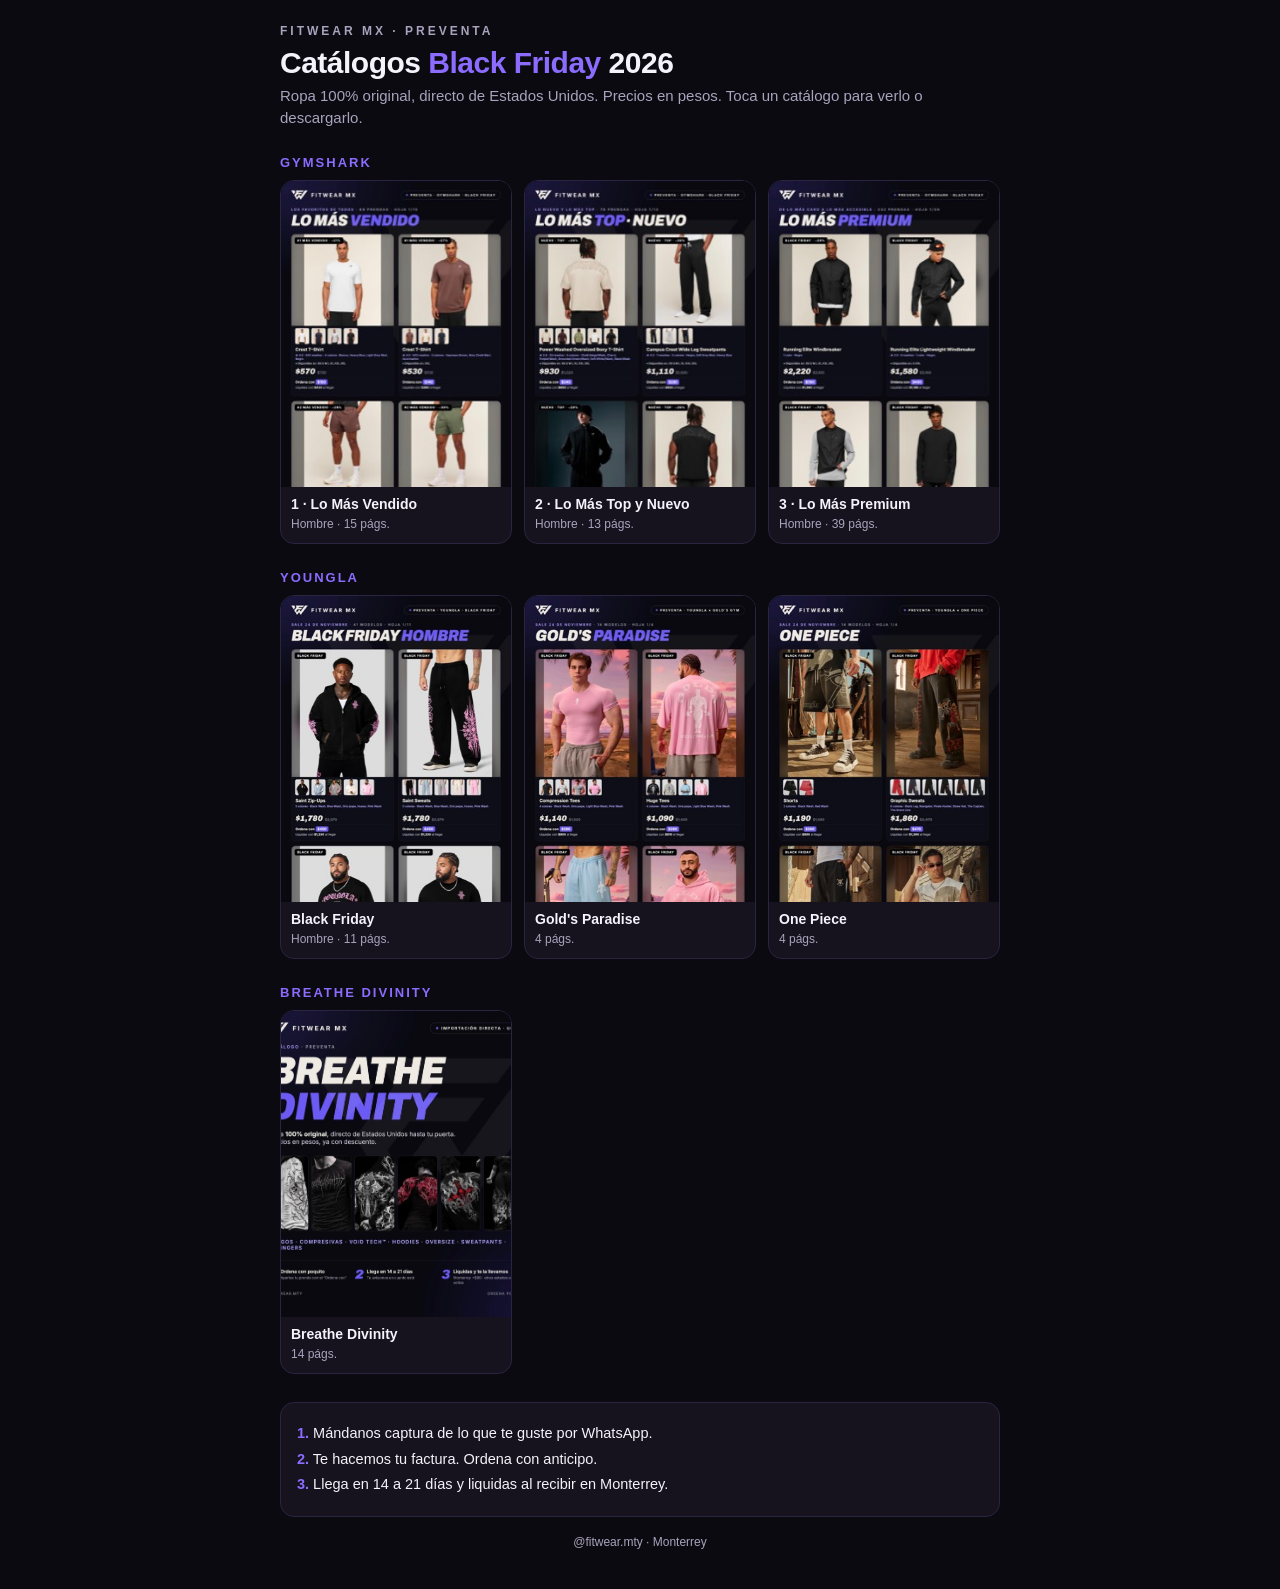
<file: catalogos-bf/index.html>
<!doctype html>
<html lang="es">
<head>
<meta charset="utf-8">
<meta name="viewport" content="width=device-width, initial-scale=1">
<title>Catálogos Black Friday 2026 · FITWEARMX</title>
<meta name="description" content="Gymshark, YoungLA y Breathe Divinity. Preventa en Monterrey: ordena con anticipo y liquidas al recibir.">
<meta property="og:title" content="Catálogos Black Friday 2026 · FITWEARMX">
<meta property="og:description" content="Gymshark · YoungLA · Breathe Divinity. Precios en pesos. Ordena con anticipo y liquidas al recibir en Monterrey.">
<meta property="og:image" content="https://fitwearmx.github.io/catalogos-bf/breathe-divinity.jpg">
<meta property="og:url" content="https://fitwearmx.github.io/catalogos-bf/">
<meta property="og:type" content="website">
<link rel="apple-touch-icon" href="icon-180.png">
<style>
:root{--bg:#0b0a10;--card:#16131f;--line:#2a2440;--txt:#f4f2fa;--sub:#a9a3bd;--mor:#8b6cff}
*{box-sizing:border-box;margin:0;padding:0}
body{background:var(--bg);color:var(--txt);font-family:-apple-system,BlinkMacSystemFont,"Segoe UI",Helvetica,Arial,sans-serif;padding:24px 16px 40px}
.wrap{max-width:720px;margin:0 auto}
.brand{font-size:12px;letter-spacing:3px;color:var(--sub);font-weight:700}
h1{font-size:30px;line-height:1.1;margin:8px 0 6px;font-weight:900;letter-spacing:-.5px}
h1 span{color:var(--mor)}
.lead{color:var(--sub);font-size:15px;line-height:1.45}
h2{font-size:13px;letter-spacing:2px;color:var(--mor);margin:26px 0 10px;font-weight:800}
.grid{display:grid;grid-template-columns:repeat(2,minmax(0,1fr));gap:12px}
@media(min-width:560px){.grid{grid-template-columns:repeat(3,minmax(0,1fr))}}
a.c{display:block;background:var(--card);border:1px solid var(--line);border-radius:14px;overflow:hidden;color:inherit;text-decoration:none}
a.c img{display:block;width:100%;aspect-ratio:3/4;object-fit:cover;object-position:top;background:#000}
a.c div{padding:9px 10px 11px}
a.c b{display:block;font-size:14px;line-height:1.25}
a.c small{color:var(--sub);font-size:12px}
.pasos{margin-top:28px;background:var(--card);border:1px solid var(--line);border-radius:14px;padding:16px}
.pasos p{font-size:14.5px;line-height:1.5;margin:4px 0}
.pasos p b{color:var(--mor)}
.foot{margin-top:18px;color:var(--sub);font-size:12px;text-align:center}
</style>
</head>
<body>
<div class="wrap">
  <div class="brand">FITWEAR MX · PREVENTA</div>
  <h1>Catálogos <span>Black Friday</span> 2026</h1>
  <p class="lead">Ropa 100% original, directo de Estados Unidos. Precios en pesos. Toca un catálogo para verlo o descargarlo.</p>

  <h2>GYMSHARK</h2>
  <div class="grid">
    <a class="c" href="gymshark-1-lo-mas-vendido.pdf"><img src="gymshark-1-lo-mas-vendido.jpg" alt="" loading="lazy"><div><b>1 · Lo Más Vendido</b><small>Hombre · 15 págs.</small></div></a>
    <a class="c" href="gymshark-2-top-y-nuevo.pdf"><img src="gymshark-2-top-y-nuevo.jpg" alt="" loading="lazy"><div><b>2 · Lo Más Top y Nuevo</b><small>Hombre · 13 págs.</small></div></a>
    <a class="c" href="gymshark-3-premium.pdf"><img src="gymshark-3-premium.jpg" alt="" loading="lazy"><div><b>3 · Lo Más Premium</b><small>Hombre · 39 págs.</small></div></a>
  </div>

  <h2>YOUNGLA</h2>
  <div class="grid">
    <a class="c" href="youngla-black-friday.pdf"><img src="youngla-black-friday.jpg" alt="" loading="lazy"><div><b>Black Friday</b><small>Hombre · 11 págs.</small></div></a>
    <a class="c" href="youngla-golds-paradise.pdf"><img src="youngla-golds-paradise.jpg" alt="" loading="lazy"><div><b>Gold's Paradise</b><small>4 págs.</small></div></a>
    <a class="c" href="youngla-one-piece.pdf"><img src="youngla-one-piece.jpg" alt="" loading="lazy"><div><b>One Piece</b><small>4 págs.</small></div></a>
  </div>

  <h2>BREATHE DIVINITY</h2>
  <div class="grid">
    <a class="c" href="breathe-divinity.pdf"><img src="breathe-divinity.jpg" alt="" loading="lazy"><div><b>Breathe Divinity</b><small>14 págs.</small></div></a>
  </div>

  <div class="pasos">
    <p><b>1.</b> Mándanos captura de lo que te guste por WhatsApp.</p>
    <p><b>2.</b> Te hacemos tu factura. Ordena con anticipo.</p>
    <p><b>3.</b> Llega en 14 a 21 días y liquidas al recibir en Monterrey.</p>
  </div>
  <p class="foot">@fitwear.mty · Monterrey</p>
</div>
</body>
</html>
</file>
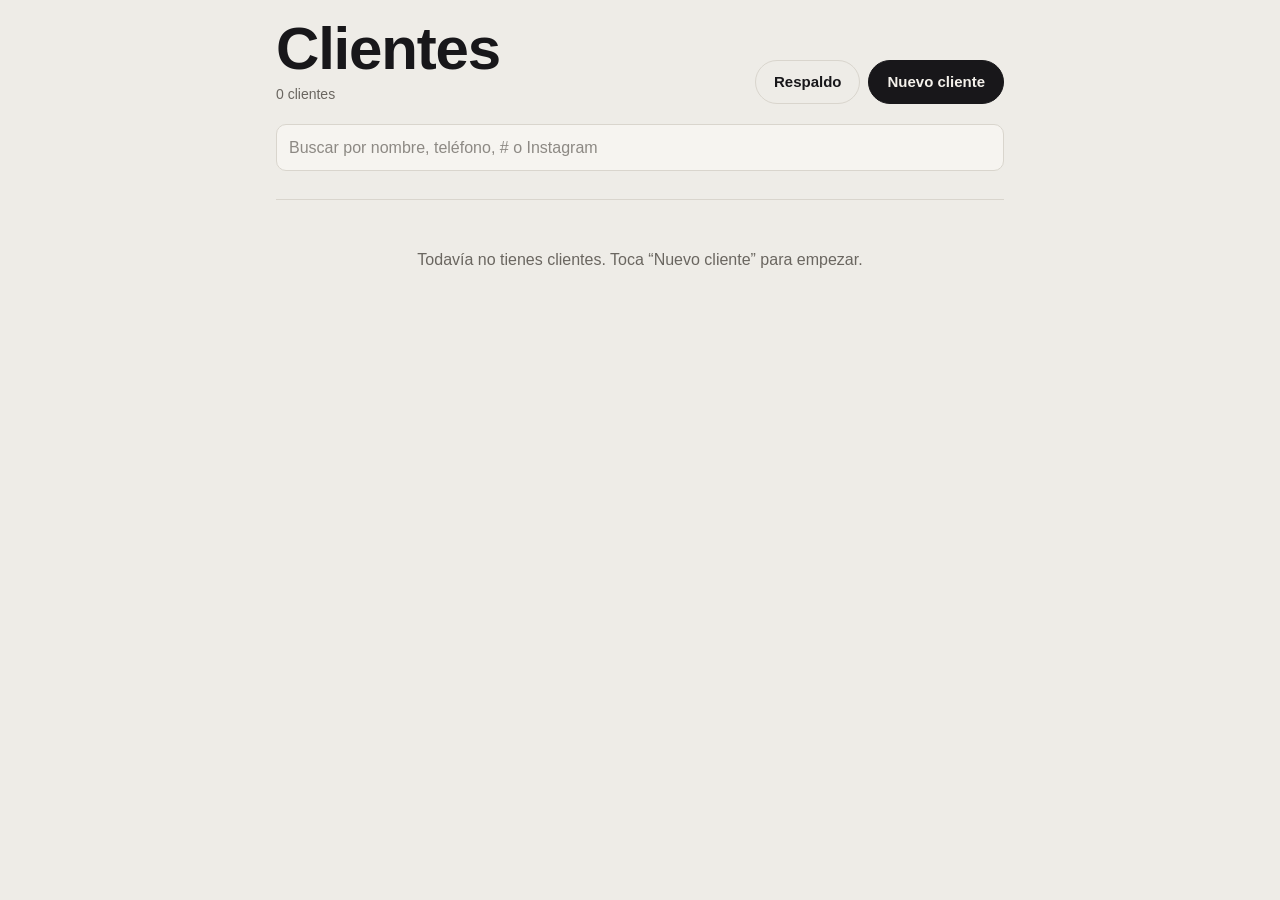
<file: clientes/index.html>
<!doctype html>
<html lang="es">
<head>
<meta charset="utf-8">
<meta name="viewport" content="width=device-width, initial-scale=1, viewport-fit=cover">
<meta name="apple-mobile-web-app-capable" content="yes">
<meta name="mobile-web-app-capable" content="yes">
<meta name="theme-color" content="#18171A">
<title>Clientes</title>
<link rel="manifest" href="manifest.webmanifest">
<link rel="icon" href="icon-180.png">
<link rel="apple-touch-icon" href="icon-180.png">
<meta name="apple-mobile-web-app-title" content="Clientes">
<meta name="apple-mobile-web-app-status-bar-style" content="black-translucent">

<style>
/* Misma familia visual que el creador de facturas */
:root{
  --bg:#EEECE7; --surface:#FFFFFF; --field:#F6F4F0; --line:#D9D5CD; --ink:#18171A; --muted:#6A6660;
  --inv-bg:#18171A; --inv-ink:#F4F1EB; --green:#1E9A4A; --blue:#2F6FE0; --wa:#1FAF57; --wa-ink:#FFFFFF;
  --danger:#C4402F; --warn:#B7791F; --pill:#ECE8E1; color-scheme:light;
}
@media (prefers-color-scheme: dark){
  :root:not([data-theme="light"]){
    --bg:#0D0D0F; --surface:#161619; --field:#1D1D21; --line:#2B2B30; --ink:#ECE9E3; --muted:#8D8A85;
    --inv-bg:#ECE9E3; --inv-ink:#121214; --green:#46C86E; --blue:#6FA3FF; --wa:#25D366; --wa-ink:#06200F;
    --danger:#FF6B57; --warn:#E8A317; --pill:#24242A; color-scheme:dark;
  }
}
:root[data-theme="dark"]{
  --bg:#0D0D0F; --surface:#161619; --field:#1D1D21; --line:#2B2B30; --ink:#ECE9E3; --muted:#8D8A85;
  --inv-bg:#ECE9E3; --inv-ink:#121214; --green:#46C86E; --blue:#6FA3FF; --wa:#25D366; --wa-ink:#06200F;
  --danger:#FF6B57; --warn:#E8A317; --pill:#24242A; color-scheme:dark;
}
*,*::before,*::after{box-sizing:border-box}
[hidden]{display:none !important}
html{-webkit-text-size-adjust:100%}
body{margin:0;background:var(--bg);color:var(--ink);font-family:-apple-system,BlinkMacSystemFont,"Segoe UI",Roboto,"Helvetica Neue",Arial,sans-serif;font-size:16px;line-height:1.45;-webkit-font-smoothing:antialiased;padding-top:env(safe-area-inset-top,0px);padding-bottom:calc(24px + env(safe-area-inset-bottom,0px))}
button,input,textarea{font:inherit;color:inherit}
:focus-visible{outline:2px solid var(--ink);outline-offset:2px}

.wrap{max-width:760px;margin:0 auto;padding:0 16px}
.top{display:flex;flex-wrap:wrap;align-items:flex-end;justify-content:space-between;gap:14px 12px;padding:22px 0 10px}
.top h1{margin:0;font-size:clamp(38px,11vw,60px);line-height:.9;font-weight:800;letter-spacing:-.02em}
.sub{margin:8px 0 0;color:var(--muted);font-size:14px;display:flex;gap:10px;flex-wrap:wrap;align-items:center}
.sub .warn{color:var(--warn);background:none;border:0;padding:0;font-size:14px;cursor:pointer;text-decoration:underline}
.top-actions{display:flex;gap:8px}
@media (max-width:599px){.top-actions{width:100%}.top-actions .btn{flex:1}}

.btn{display:inline-flex;align-items:center;justify-content:center;gap:8px;min-height:44px;padding:0 18px;border-radius:999px;border:1px solid var(--inv-bg);background:var(--inv-bg);color:var(--inv-ink);font-weight:600;font-size:15px;cursor:pointer;text-decoration:none;white-space:nowrap}
.btn.ghost{background:transparent;color:var(--ink);border-color:var(--line)}
.btn.wa{background:var(--wa);color:var(--wa-ink);border-color:transparent}
.btn.danger{background:transparent;color:var(--danger);border-color:var(--danger)}
.btn.full{width:100%}

.search{margin:10px 0 8px}
input:not([type=file]),textarea{display:block;width:100%;min-height:46px;padding:11px 12px;border-radius:10px;border:1px solid var(--line);background:var(--field);font-size:16px;color:var(--ink)}
textarea{resize:vertical;line-height:1.4}
input::placeholder,textarea::placeholder{color:var(--muted);opacity:.75}
input[type=date]{-webkit-appearance:none;appearance:none}

.filters{display:flex;gap:6px;overflow-x:auto;padding:4px 0 10px;scrollbar-width:none;-webkit-overflow-scrolling:touch}
.filters::-webkit-scrollbar{display:none}
.chip{flex-shrink:0;min-width:44px;height:38px;padding:0 12px;border:1px solid var(--line);border-radius:999px;background:var(--field);color:var(--ink);font-weight:600;font-size:14px;cursor:pointer;white-space:nowrap}
.chip.on{background:var(--inv-bg);color:var(--inv-ink);border-color:var(--inv-bg)}
.chips{display:flex;flex-wrap:wrap;gap:6px;align-items:center}
.chips .chip{border-radius:8px}
.chip-in{width:110px !important;min-height:38px !important;height:38px;padding:0 10px !important;font-size:16px}

.count{color:var(--muted);font-size:14px;margin:4px 0 6px}
.list{border-top:1px solid var(--line)}
.row{all:unset;box-sizing:border-box;display:grid;grid-template-columns:48px minmax(0,1fr) auto;gap:12px;align-items:center;width:100%;padding:12px 0;border-bottom:1px solid var(--line);cursor:pointer}
.row:focus-visible{outline:2px solid var(--ink);outline-offset:2px}
.av{width:48px;height:48px;border-radius:50%;display:grid;place-items:center;font-weight:700;font-size:17px;color:#fff;overflow:hidden}
.av img{width:100%;height:100%;object-fit:cover;display:block}
.row b{display:block;overflow:hidden;text-overflow:ellipsis;white-space:nowrap;font-size:17px}
.row small{display:block;color:var(--muted);font-size:13px;overflow:hidden;text-overflow:ellipsis;white-space:nowrap}
.pills{display:flex;gap:4px;flex-wrap:wrap;margin-top:4px}
.pill{font-size:12px;padding:2px 8px;border-radius:999px;background:var(--pill);color:var(--ink)}
.pill.debe{background:transparent;border:1px solid var(--warn);color:var(--warn)}
.chev{color:var(--muted);font-size:22px}
.empty{color:var(--muted);padding:32px 0;text-align:center}

/* ---------- ficha del cliente ---------- */
.sheet{position:fixed;inset:0;z-index:40;background:var(--bg);overflow:auto;-webkit-overflow-scrolling:touch;transform:translateX(100%);visibility:hidden;transition:transform .25s ease,visibility 0s linear .25s}
.sheet.open{transform:none;visibility:visible;transition:transform .25s ease}
.bar{position:sticky;top:0;z-index:2;display:flex;align-items:center;justify-content:space-between;gap:10px;padding:calc(10px + env(safe-area-inset-top,0px)) 16px 10px;background:var(--surface);border-bottom:1px solid var(--line)}
.bar .t{min-width:0;text-align:center;flex:1}
.bar .t b{display:block;font-size:16px;overflow:hidden;text-overflow:ellipsis;white-space:nowrap}
.bar .t small{display:block;font-size:12px;color:var(--muted)}
.save[data-s="ok"]{color:var(--green)} .save[data-s="err"]{color:var(--danger)}
.sheet .wrap{padding-bottom:calc(40px + env(safe-area-inset-bottom,0px))}
.hero{display:flex;flex-direction:column;align-items:center;gap:6px;padding:20px 0 6px;text-align:center}
.hero .av{width:84px;height:84px;font-size:30px}
.hero h2{margin:4px 0 0;font-size:26px;font-weight:800;letter-spacing:-.01em;word-break:break-word}
.hero .num{color:var(--muted);font-size:15px;font-weight:600}
.quick{display:grid;grid-template-columns:repeat(3,1fr);gap:8px;padding:14px 0 6px}
.quick .btn{padding:0 8px;font-size:14px}
.quick .btn[aria-disabled="true"]{opacity:.35;pointer-events:none}
section.s{padding:20px 0;border-top:1px solid var(--line)}
section.s:first-of-type{border-top:0}
section.s h3{margin:0 0 14px;font-size:20px;font-weight:700}
.sh{display:flex;justify-content:space-between;align-items:baseline;gap:10px}
.sh small{color:var(--muted);font-size:14px}
label{display:block;font-size:13px;color:var(--muted);margin-bottom:12px}
label>input,label>textarea{margin-top:6px}
.opt{font-size:12px;opacity:.8}
.grid2{display:grid;grid-template-columns:1fr 1fr;gap:0 10px}
@media (max-width:360px){.grid2{grid-template-columns:1fr}}
.note{font-size:13px;color:var(--muted);margin:-4px 0 12px}
.note.bad{color:var(--danger)}
.lbl{font-size:13px;color:var(--muted);margin:0 0 8px}
.blk{margin-bottom:16px}
.link{display:inline-block;margin-top:-4px;font-size:14px;color:var(--blue);text-decoration:none}

.fotos{display:grid;grid-template-columns:repeat(3,1fr);gap:8px}
@media (min-width:600px){.fotos{grid-template-columns:repeat(4,1fr)}}
.ft{all:unset;position:relative;aspect-ratio:1;border-radius:10px;overflow:hidden;background:var(--field);cursor:pointer;display:block}
.ft img{width:100%;height:100%;object-fit:cover;display:block}
.ft:focus-visible{outline:2px solid var(--ink);outline-offset:2px}
.addf{display:grid;place-items:center;aspect-ratio:1;border-radius:10px;border:1px dashed var(--line);background:var(--field);color:var(--muted);font-size:13px;text-align:center;cursor:pointer;padding:6px;line-height:1.25}
.addf b{display:block;font-size:26px;font-weight:400;color:var(--ink)}
.sr{position:absolute;width:1px;height:1px;overflow:hidden;clip:rect(0 0 0 0);white-space:nowrap}

.compras .sum{display:grid;grid-template-columns:repeat(3,1fr);gap:8px;margin-bottom:12px}
.stat{background:var(--surface);border:1px solid var(--line);border-radius:12px;padding:10px 12px}
.stat span{display:block;font-size:12px;color:var(--muted)}
.stat b{font-size:17px;font-variant-numeric:tabular-nums}
.stat.g b{color:var(--green)} .stat.w b{color:var(--warn)}
.cp{display:flex;justify-content:space-between;gap:10px;padding:10px 0;border-top:1px solid var(--line);font-size:15px}
.cp small{display:block;color:var(--muted);font-size:13px}
.cp .r{text-align:right;font-variant-numeric:tabular-nums;font-weight:600}
.cp .r small{color:var(--warn);font-weight:400}
.cp .r small.ok{color:var(--green)}

/* ---------- visor de foto ---------- */
.viewer{position:fixed;inset:0;z-index:70;background:rgba(0,0,0,.92);display:flex;flex-direction:column;padding:env(safe-area-inset-top,0px) 0 env(safe-area-inset-bottom,0px)}
.viewer .vi{flex:1;min-height:0;display:grid;place-items:center;padding:12px}
.viewer img{max-width:100%;max-height:100%;object-fit:contain;border-radius:8px}
.viewer .va{display:grid;grid-template-columns:1fr 1fr 1fr;gap:8px;padding:12px 16px}
.viewer .btn.ghost{color:#fff;border-color:rgba(255,255,255,.35)}
.viewer .btn.danger{color:#FF6B57;border-color:#FF6B57}

/* ---------- respaldo ---------- */
.drawer{position:fixed;inset:0;z-index:60;display:flex;align-items:flex-end;justify-content:center;background:rgba(0,0,0,.45)}
.panel{width:min(100%,520px);max-height:90vh;overflow:auto;background:var(--surface);border-radius:20px 20px 0 0;padding:20px 16px calc(20px + env(safe-area-inset-bottom,0px))}
@media (min-width:600px){.drawer{align-items:center}.panel{border-radius:20px}}
.panel h2{margin:0 0 6px;font-size:24px;font-weight:800}
.panel p{margin:0 0 14px;color:var(--muted);font-size:15px}
.panel .btn{margin-bottom:10px}

.toast{position:fixed;left:50%;bottom:calc(24px + env(safe-area-inset-bottom,0px));transform:translate(-50%,12px);opacity:0;z-index:90;background:var(--inv-bg);color:var(--inv-ink);padding:10px 16px;border-radius:999px;font-size:14px;pointer-events:none;transition:opacity .2s,transform .2s;max-width:calc(100% - 32px);text-align:center}
.toast.on{opacity:1;transform:translate(-50%,0)}
.fatal{margin:16px 0;padding:14px 16px;border:2px solid var(--danger);border-radius:12px;color:var(--danger)}
@media (prefers-reduced-motion: reduce){.sheet,.sheet.open,.toast{transition:none}}

</style>
</head>
<body>
<div class="wrap">
  <header class="top">
    <div>
      <h1>Clientes</h1>
      <p class="sub"><span id="total">Cargando…</span><button type="button" class="warn" id="bkWarn" hidden>Haz un respaldo</button></p>
    </div>
    <div class="top-actions">
      <button type="button" class="btn ghost" id="btnBackup">Respaldo</button>
      <button type="button" class="btn" id="btnNuevo">Nuevo cliente</button>
    </div>
  </header>
  
  <div id="fatal" class="fatal" hidden></div>
  <div class="search"><input id="q" type="search" placeholder="Buscar por nombre, teléfono, # o Instagram" aria-label="Buscar cliente" autocomplete="off"></div>
  <div class="filters" id="filters" role="group" aria-label="Filtrar por etiqueta"></div>
  <div class="count" id="count"></div>
  <div class="list" id="list"></div>
</div>

<!-- Ficha del cliente -->
<div class="sheet" id="sheet" role="dialog" aria-modal="true" aria-labelledby="sheetName">
  <div class="bar">
    <button type="button" class="btn ghost" id="btnListo">‹ Listo</button>
    <div class="t"><b id="barName">Cliente</b><small class="save" id="saveState" data-s=""></small></div>
    <span style="width:72px"></span>
  </div>
  <div class="wrap" id="form">
    <div class="hero">
      <div class="av" id="heroAv"></div>
      <h2 id="sheetName">Nuevo cliente</h2>
      <div class="num" id="heroNum"></div>
    </div>
    <div class="quick">
      <a class="btn wa" id="qWa" target="_blank" rel="noopener">WhatsApp</a>
      <a class="btn ghost" id="qTel">Llamar</a>
      <a class="btn ghost" id="qMail">Correo</a>
    </div>

    <section class="s">
      <h3>Datos</h3>
      <label>Nombre<input data-f="nombre" placeholder="Nombre completo" autocomplete="off"></label>
      <div class="grid2">
        <label>Número de cliente<input data-f="num" inputmode="numeric" autocomplete="off"></label>
        <label>WhatsApp / teléfono<input data-f="telefono" inputmode="tel" placeholder="81 1234 5678" autocomplete="off"></label>
      </div>
      <p class="note" id="numNote">Usa este mismo número en sus facturas para que se conecten.</p>
      <label>Correo <span class="opt">(opcional)</span><input data-f="correo" type="email" inputmode="email" placeholder="correo@ejemplo.com" autocomplete="off"></label>
      <div class="grid2">
        <label>Instagram / Facebook <span class="opt">(opcional)</span><input data-f="instagram" placeholder="@usuario" autocomplete="off"></label>
        <label>Cumpleaños <span class="opt">(opcional)</span><input data-f="cumple" type="date"></label>
      </div>
    </section>

    <section class="s">
      <h3>Dirección</h3>
      <label><span class="sr">Dirección de la casa</span><textarea data-f="direccion" rows="3" placeholder="Calle, número, colonia, ciudad, código postal"></textarea></label>
      <a class="link" id="mapLink" target="_blank" rel="noopener" hidden>Abrir en Mapas ›</a>
    </section>

    <section class="s">
      <h3>Tallas</h3>
      <div class="blk"><p class="lbl">Compra ropa de</p><div class="chips" id="lineaCli"></div></div>
      <div class="blk"><p class="lbl">Playeras / tops</p><div class="chips" data-size="tallaArriba"></div></div>
      <div class="blk"><p class="lbl">Pants / leggings / shorts</p><div class="chips" data-size="tallaAbajo"></div></div>
      <label style="max-width:200px">Tenis (MX)<input data-f="tallaTenis" inputmode="decimal" placeholder="26.5" autocomplete="off"></label>
    </section>

    <section class="s">
      <h3>Marcas favoritas</h3>
      <div class="chips" data-multi="marcas"></div>
    </section>

    <section class="s">
      <h3>Etiquetas</h3>
      <div class="chips" data-multi="etiquetas"></div>
    </section>

    <section class="s">
      <div class="sh"><h3>Fotos y facturas</h3><small id="fotoCount"></small></div>
      <p class="note">Fotos de lo que compró, comprobantes de pago o la imagen de su factura.</p>
      <div class="fotos" id="fotos"></div>
    </section>

    <section class="s compras">
      <h3>Compras</h3>
      <div id="compras"></div>
    </section>

    <section class="s">
      <h3>Notas</h3>
      <label><span class="sr">Notas</span><textarea data-f="notas" rows="4" placeholder="Lo que quieras recordar: le gusta el color negro, paga en efectivo, etc."></textarea></label>
    </section>

    <section class="s">
      <button type="button" class="btn danger full" id="btnDel">Eliminar cliente</button>
    </section>
  </div>
</div>

<!-- Visor de foto -->
<div class="viewer" id="viewer" hidden role="dialog" aria-modal="true" aria-label="Foto">
  <div class="vi"><img id="vImg" alt=""></div>
  <div class="va">
    <button type="button" class="btn ghost" id="vClose">Cerrar</button>
    <button type="button" class="btn ghost" id="vShare">Guardar</button>
    <button type="button" class="btn danger" id="vDel">Borrar</button>
  </div>
</div>

<!-- Respaldo -->
<div class="drawer" id="bk" hidden>
  <div class="panel" role="dialog" aria-modal="true" aria-labelledby="bkTitle">
    <h2 id="bkTitle">Respaldo</h2>
    <p>Tus clientes viven solo en este aparato. Guarda un respaldo seguido (en iCloud, en tu correo o en la laptop). Con ese archivo también puedes pasar tus clientes a otro aparato.</p>
    <p id="bkLast"></p>
    <button type="button" class="btn full" id="bkExport">Guardar respaldo</button>
    <label class="btn ghost full" style="margin:0 0 10px">Cargar un respaldo<input type="file" class="sr" id="bkImport" accept=".json,application/json"></label>
    <button type="button" class="btn ghost full" id="bkClose">Cerrar</button>
  </div>
</div>

<div class="toast" id="toast" role="status" aria-live="polite"></div>

<script>
(function(){
'use strict';
const CFG={"db": "clientes_db", "facturas": "facturas_offline_v1"};
const $=(s,el=document)=>el.querySelector(s);
const esc=s=>String(s==null?'':s).replace(/[&<>"']/g,c=>({'&':'&amp;','<':'&lt;','>':'&gt;','"':'&quot;',"'":'&#39;'}[c]));
const uid=()=>Date.now().toString(36)+Math.random().toString(36).slice(2,7);
const pad=n=>String(n).padStart(2,'0');
const MESES=['enero','febrero','marzo','abril','mayo','junio','julio','agosto','septiembre','octubre','noviembre','diciembre'];
const numCli=v=>{v=String(v==null?'':v).trim().replace(/^#/,'');return /^\d+$/.test(v)?v.padStart(4,'0'):v;};
const num=v=>{const n=parseFloat(String(v==null?'':v).replace(/[^0-9.\-]/g,''));return isFinite(n)?n:0;};
const money=v=>'$'+num(v).toLocaleString('en-US',{minimumFractionDigits:2,maximumFractionDigits:2});
const digits=s=>String(s||'').replace(/\D/g,'');
const fechaCorta=s=>{const m=/^(\d{4})-(\d{2})-(\d{2})$/.exec(s||'');return m?(+m[3])+' '+MESES[+m[2]-1].slice(0,3)+' '+m[1]:'';};
const TALLAS=['XS','S','M','L','XL','2XL'];
const MARCAS=['Gymshark','YoungLA','Darc Sport','Alphalete','Nike','Adidas'];
const ETIQUETAS=['Frecuente','Mayoreo','Me debe','VIP','Nuevo'];
const COLORES=['#2F6FE0','#1E9A4A','#C4402F','#8E44AD','#D35400','#16A085','#B7791F','#5D6D7E'];

/* ---------- almacenamiento (IndexedDB: aguanta muchas fotos) ---------- */
let db=null;
const reqP=r=>new Promise((res,rej)=>{r.onsuccess=()=>res(r.result);r.onerror=()=>rej(r.error);});
const done=t=>new Promise((res,rej)=>{t.oncomplete=()=>res();t.onerror=t.onabort=()=>rej(t.error);});
function openDB(){
  return new Promise((res,rej)=>{
    if(!window.indexedDB) return rej(new Error('sin indexedDB'));
    const r=indexedDB.open(CFG.db,1);
    r.onupgradeneeded=()=>{const d=r.result;
      if(!d.objectStoreNames.contains('clientes')) d.createObjectStore('clientes',{keyPath:'id'});
      if(!d.objectStoreNames.contains('fotos')){const f=d.createObjectStore('fotos',{keyPath:'id'});f.createIndex('clienteId','clienteId');}
    };
    r.onsuccess=()=>res(r.result); r.onerror=()=>rej(r.error);
  });
}
const getAll=store=>reqP(db.transaction(store).objectStore(store).getAll());
function put(store,v){const t=db.transaction(store,'readwrite');t.objectStore(store).put(v);return done(t);}
function fotosDe(cid){return reqP(db.transaction('fotos').objectStore('fotos').index('clienteId').getAll(cid));}
async function delCliente(cid){
  const t=db.transaction(['clientes','fotos'],'readwrite');
  t.objectStore('clientes').delete(cid);
  const idx=t.objectStore('fotos').index('clienteId');
  const keys=await reqP(idx.getAllKeys(cid));
  keys.forEach(k=>t.objectStore('fotos').delete(k));
  return done(t);
}
function delFoto(id){const t=db.transaction('fotos','readwrite');t.objectStore('fotos').delete(id);return done(t);}
let persisted=false;
function askPersist(){ if(persisted) return; persisted=true; try{ navigator.storage&&navigator.storage.persist&&navigator.storage.persist(); }catch(e){} }

/* ---------- facturas (se conectan por número de cliente) ---------- */
function leerFacturas(){
  try{ return Object.values(JSON.parse(localStorage.getItem(CFG.facturas)||'{}')||{}); }catch(e){ return []; }
}
function totFactura(f){
  const sub=(f.items||[]).reduce((a,i)=>a+num(i.precio),0), tot=sub+num(f.envio);
  const pag=(f.anticipos||[]).reduce((a,x)=>a+Math.max(0,num(x.monto)),0);
  return {tot, rest:(f.anticipos||[]).some(a=>num(a.monto)>0)?tot-pag:0};
}
function comprasPorNum(){
  const m=new Map();
  leerFacturas().forEach(f=>{
    const k=numCli(f.clienteNum); if(!k) return;
    const t=totFactura(f), o=m.get(k)||{n:0,tot:0,debe:0,lista:[]};
    o.n++; o.tot+=t.tot; if(t.rest>0) o.debe+=t.rest; o.lista.push(Object.assign({t},f)); m.set(k,o);
  });
  m.forEach(o=>o.lista.sort((a,b)=>(b.fecha||'').localeCompare(a.fecha||'')));
  return m;
}

/* ---------- estado ---------- */
let clientes=[], cur=null, curFotos=[], fotoURLs=[], saved=false, filtro='', dirty=false, saveTimer=null;
function blank(){
  return {id:'c'+uid(),num:nextNum(),nombre:'',telefono:'',correo:'',instagram:'',cumple:'',direccion:'',notas:'',
    linea:'',tallaArriba:'',tallaAbajo:'',tallaTenis:'',marcas:[],etiquetas:[],portada:null,createdAt:Date.now(),updatedAt:Date.now()};
}
function nextNum(){
  let max=0; clientes.forEach(c=>{const n=numCli(c.num); if(/^\d+$/.test(n)) max=Math.max(max,+n);});
  return String(max+1).padStart(4,'0');
}
function iniciales(n){ const p=(n||'').trim().split(/\s+/).filter(Boolean); return ((p[0]||'?')[0]+(p.length>1?p[p.length-1][0]:'')).toUpperCase(); }
function color(id){ let h=0; for(const c of String(id)) h=(h*31+c.charCodeAt(0))|0; return COLORES[Math.abs(h)%COLORES.length]; }
function cumpleEsteMes(c){ const m=/^\d{4}-(\d{2})/.exec(c.cumple||''); return m&&+m[1]===new Date().getMonth()+1; }

/* ---------- lista ---------- */
const avatarURL=new Map();
async function cargarPortadas(){
  avatarURL.forEach(u=>URL.revokeObjectURL(u)); avatarURL.clear();
  const ids=new Set(clientes.map(c=>c.portada).filter(Boolean)); if(!ids.size) return;
  const t=db.transaction('fotos').objectStore('fotos');
  await Promise.all([...ids].map(async id=>{ const f=await reqP(t.get(id)).catch(()=>null); if(f&&f.blob) avatarURL.set(id,URL.createObjectURL(f.blob)); }));
}
function avHTML(c){
  const u=c.portada&&avatarURL.get(c.portada);
  return '<div class="av" style="background:'+color(c.id)+'">'+(u?'<img src="'+u+'" alt="">':esc(iniciales(c.nombre)))+'</div>';
}
function renderFilters(){
  const tags=new Set(); clientes.forEach(c=>(c.etiquetas||[]).forEach(t=>tags.add(t)));
  const opts=[['','Todos']].concat(clientes.some(c=>c.linea)?[['__hombre','Hombre'],['__mujer','Mujer']]:[]).concat(clientes.some(cumpleEsteMes)?[['__cumple','🎂 Cumple este mes']]:[]).concat([...tags].sort().map(t=>[t,t]));
  if(filtro&&!opts.some(o=>o[0]===filtro)) filtro='';
  $('#filters').innerHTML=opts.length>1?opts.map(o=>'<button type="button" class="chip'+(filtro===o[0]?' on':'')+'" data-filtro="'+esc(o[0])+'" aria-pressed="'+(filtro===o[0])+'">'+esc(o[1])+'</button>').join(''):'';
}
function renderList(){
  const q=($('#q').value||'').toLowerCase().trim(), qd=digits(q), compras=comprasPorNum();
  let rows=clientes.filter(c=>{
    if(filtro==='__cumple'&&!cumpleEsteMes(c)) return false;
    if((filtro==='__hombre'||filtro==='__mujer')&&!(c.linea===filtro.slice(2)||c.linea==='ambos')) return false;
    if(filtro&&!filtro.startsWith('__')&&!(c.etiquetas||[]).includes(filtro)) return false;
    if(!q) return true;
    const hay=[c.nombre,c.instagram,c.correo,c.notas,'#'+numCli(c.num)].join(' ').toLowerCase();
    return hay.includes(q)||(qd.length>=3&&digits(c.telefono).includes(qd))||(qd&&numCli(c.num)===numCli(qd));
  });
  rows.sort((a,b)=>(a.nombre||'').localeCompare(b.nombre||'','es',{sensitivity:'base'}));
  $('#total').textContent=clientes.length===1?'1 cliente':clientes.length+' clientes';
  $('#count').textContent=(q||filtro)?(rows.length===1?'1 resultado':rows.length+' resultados'):'';
  if(!rows.length){
    $('#list').innerHTML='<p class="empty">'+(clientes.length?'Ningún cliente coincide con la búsqueda.':'Todavía no tienes clientes. Toca “Nuevo cliente” para empezar.')+'</p>';
    return;
  }
  $('#list').innerHTML=rows.map(c=>{
    const k=numCli(c.num), cp=compras.get(k);
    const pills=(c.etiquetas||[]).map(t=>'<span class="pill">'+esc(t)+'</span>').join('')+
      (cp&&cp.debe>0?'<span class="pill debe">Debe '+money(cp.debe)+'</span>':'')+(cumpleEsteMes(c)?'<span class="pill">🎂</span>':'');
    return '<button type="button" class="row" data-id="'+esc(c.id)+'">'+avHTML(c)+
      '<div style="min-width:0"><b>'+esc((c.nombre||'').trim()||'Sin nombre')+'</b><small>#'+esc(k)+(c.telefono?' · '+esc(c.telefono):'')+(cp?' · '+cp.n+(cp.n===1?' compra':' compras'):'')+'</small>'+(pills?'<div class="pills">'+pills+'</div>':'')+'</div>'+
      '<span class="chev" aria-hidden="true">›</span></button>';
  }).join('');
}
function updateBackupWarn(){
  let last=0; try{ last=+localStorage.getItem(CFG.db+'_ultimoRespaldo')||0; }catch(e){}
  $('#bkWarn').hidden=!(clientes.length&&(!last||Date.now()-last>14*864e5));
  $('#bkLast').textContent=last?'Último respaldo: '+new Date(last).toLocaleDateString('es-MX',{day:'numeric',month:'long',year:'numeric'}):'Todavía no has hecho ningún respaldo.';
}
async function refreshList(){ await cargarPortadas(); renderFilters(); renderList(); updateBackupWarn(); }
$('#q').addEventListener('input',renderList);
$('#filters').addEventListener('click',e=>{ const b=e.target.closest('[data-filtro]'); if(!b) return; filtro=b.dataset.filtro; renderFilters(); renderList(); });
$('#list').addEventListener('click',e=>{ const r=e.target.closest('.row'); if(r) abrir(r.dataset.id); });

/* ---------- ficha ---------- */
const sheet=$('#sheet');
function setSave(s,t){ const el=$('#saveState'); el.dataset.s=s; el.textContent=t; }
async function abrir(id){
  const c=clientes.find(x=>x.id===id); if(!c) return;
  cur=JSON.parse(JSON.stringify(c)); saved=true; dirty=false;
  curFotos=await fotosDe(id).catch(()=>[]);
  mostrar(); setSave('ok','Guardado');
}
function nuevo(){
  cur=blank(); saved=false; dirty=false; curFotos=[]; mostrar(); setSave('','Nuevo');
  setTimeout(()=>{ const n=$('[data-f="nombre"]'); n&&n.focus({preventScroll:true}); },280);
}
function mostrar(){
  document.querySelectorAll('#form [data-f]').forEach(el=>{ el.value=cur[el.dataset.f]==null?'':cur[el.dataset.f]; });
  document.querySelectorAll('[data-size]').forEach(renderSize);
  renderLineaCli();
  document.querySelectorAll('[data-multi]').forEach(renderMulti);
  head(); renderFotos(); renderCompras(); numCheck();
  confirmDel(false);
  sheet.classList.add('open'); sheet.scrollTop=0; document.body.style.overflow='hidden';
  setTimeout(()=>$('#btnListo').focus({preventScroll:true}),50);
}
function head(){
  const nm=(cur.nombre||'').trim();
  $('#sheetName').textContent=nm||'Nuevo cliente'; $('#barName').textContent=nm||'Cliente';
  $('#heroNum').textContent='Cliente #'+numCli(cur.num);
  const av=$('#heroAv'), port=curFotos.find(f=>f.id===cur.portada);
  av.style.background=color(cur.id);
  av.innerHTML=port?'<img src="'+fotoURL(port)+'" alt="">':esc(iniciales(nm));
  const d=digits(cur.telefono), wa=d.length===10?'52'+d:d;
  setLink($('#qWa'),wa.length>=10?'https://wa.me/'+wa:null);
  setLink($('#qTel'),d.length>=7?'tel:'+d:null);
  setLink($('#qMail'),/\S+@\S+\.\S+/.test(cur.correo||'')?'mailto:'+cur.correo.trim():null);
  const dir=(cur.direccion||'').trim(), ml=$('#mapLink');
  ml.hidden=!dir; if(dir) ml.href='https://maps.apple.com/?q='+encodeURIComponent(dir);
}
function setLink(a,href){ if(href){a.href=href;a.removeAttribute('aria-disabled');a.removeAttribute('tabindex');} else {a.removeAttribute('href');a.setAttribute('aria-disabled','true');a.setAttribute('tabindex','-1');} }
function numCheck(){
  const k=numCli(cur.num), dup=k&&clientes.some(c=>c.id!==cur.id&&numCli(c.num)===k), el=$('#numNote');
  el.classList.toggle('bad',!!dup||!k);
  el.textContent=!k?'Ponle un número de cliente.':dup?'Ese número ya lo tiene otro cliente. Usa uno diferente.':'Usa este mismo número en sus facturas para que se conecten.';
}
async function cerrar(){
  await guardar(true);
  sheet.classList.remove('open'); document.body.style.overflow='';
  fotoURLs.forEach(u=>URL.revokeObjectURL(u)); fotoURLs=[]; urlCache.clear();
  cur=null; await refreshList();
}
$('#btnListo').addEventListener('click',cerrar);
$('#btnNuevo').addEventListener('click',nuevo);

function vacio(c){ return !(c.nombre||'').trim()&&!(c.telefono||'').trim()&&!curFotos.length; }
function cambio(){ dirty=true; cur.updatedAt=Date.now(); setSave('pending','Guardando…'); clearTimeout(saveTimer); saveTimer=setTimeout(()=>guardar(false),500); }
async function guardar(force){
  clearTimeout(saveTimer);
  if(!cur||(!dirty&&!force)) return;
  if(!saved&&vacio(cur)){ if(force) setSave('',''); return; }
  dirty=false;
  try{
    const data=JSON.parse(JSON.stringify(cur));
    await put('clientes',data); saved=true; askPersist();
    const i=clientes.findIndex(c=>c.id===data.id); if(i<0) clientes.push(data); else clientes[i]=data;
    setSave('ok','Guardado');
  }catch(e){ dirty=true; setSave('err','No se pudo guardar'); }
}
document.addEventListener('visibilitychange',()=>{ if(document.visibilityState==='hidden'&&cur) guardar(true); });

$('#form').addEventListener('input',e=>{
  const f=e.target.dataset.f; if(!f||!cur) return;
  cur[f]=e.target.value; if(f==='num') numCheck();
  head(); cambio();
});
$('#form').addEventListener('change',e=>{
  if(e.target.dataset.f==='num'&&cur){ const k=numCli(e.target.value); if(k!==e.target.value){ e.target.value=k; cur.num=k; head(); numCheck(); cambio(); } }
});

/* para quién compra (hombre / mujer / ambos) */
const LINEA_CLI=[['hombre','Hombre'],['mujer','Mujer'],['ambos','Ambos']];
function renderLineaCli(){
  $('#lineaCli').innerHTML=LINEA_CLI.map(l=>'<button type="button" class="chip'+(cur.linea===l[0]?' on':'')+'" data-lc="'+l[0]+'" aria-pressed="'+(cur.linea===l[0])+'">'+l[1]+'</button>').join('');
}
$('#lineaCli').addEventListener('click',e=>{ const b=e.target.closest('[data-lc]'); if(!b||!cur) return; e.stopPropagation();
  cur.linea=cur.linea===b.dataset.lc?'':b.dataset.lc; renderLineaCli(); cambio(); });

/* tallas (una sola) */
function renderSize(box){
  const k=box.dataset.size, v=cur[k]||'';
  box.innerHTML=TALLAS.map(t=>'<button type="button" class="chip'+(v===t?' on':'')+'" data-v="'+t+'" aria-pressed="'+(v===t)+'">'+t+'</button>').join('');
}
/* marcas / etiquetas (varias) */
function renderMulti(box){
  const k=box.dataset.multi, sel=cur[k]||[], pre=k==='marcas'?MARCAS:ETIQUETAS;
  const all=pre.concat(sel.filter(x=>!pre.includes(x)));
  box.innerHTML=all.map(t=>'<button type="button" class="chip'+(sel.includes(t)?' on':'')+'" data-v="'+esc(t)+'" aria-pressed="'+sel.includes(t)+'">'+esc(t)+'</button>').join('')+
    '<input class="chip-in" data-addto="'+k+'" placeholder="+ Otra" aria-label="Agregar otra" autocomplete="off" enterkeyhint="done">';
}
$('#form').addEventListener('click',e=>{
  const b=e.target.closest('.chips .chip'); if(!b||!cur) return;
  const box=b.parentElement, v=b.dataset.v;
  if(box.dataset.size){ const k=box.dataset.size; cur[k]=cur[k]===v?'':v; renderSize(box); }
  else { const k=box.dataset.multi, s=cur[k]=(cur[k]||[]).slice(), i=s.indexOf(v); if(i<0) s.push(v); else s.splice(i,1); renderMulti(box); }
  cambio();
});
function agregarOtra(inp){
  const k=inp.dataset.addto, v=inp.value.trim().replace(/\s+/g,' '); if(!v||!cur) return;
  const s=cur[k]=(cur[k]||[]).slice(); if(!s.some(x=>x.toLowerCase()===v.toLowerCase())) s.push(v);
  const box=inp.parentElement; renderMulti(box); cambio();
  const ni=box.querySelector('.chip-in'); ni&&ni.focus();
}
$('#form').addEventListener('keydown',e=>{ if(e.target.dataset.addto&&e.key==='Enter'){ e.preventDefault(); agregarOtra(e.target); } });
$('#form').addEventListener('focusout',e=>{ if(e.target.dataset.addto&&e.target.value.trim()) agregarOtra(e.target); });

/* ---------- fotos ---------- */
const urlCache=new Map();
function fotoURL(f){ if(!urlCache.has(f.id)){ const u=URL.createObjectURL(f.blob); urlCache.set(f.id,u); fotoURLs.push(u); } return urlCache.get(f.id); }
function renderFotos(){
  curFotos.sort((a,b)=>(b.fecha||0)-(a.fecha||0));
  $('#fotoCount').textContent=curFotos.length?(curFotos.length===1?'1 foto':curFotos.length+' fotos'):'';
  $('#fotos').innerHTML='<label class="addf"><span><b>+</b>Agregar</span><input type="file" class="sr" id="fotoIn" accept="image/*" multiple></label>'+
    curFotos.map(f=>'<button type="button" class="ft" data-foto="'+esc(f.id)+'" aria-label="Ver foto"><img src="'+fotoURL(f)+'" alt="" loading="lazy"></button>').join('');
}
function loadImg(src){return new Promise((res,rej)=>{const im=new Image();im.onload=()=>res(im);im.onerror=rej;im.src=src;});}
async function comprimir(file){
  const u=URL.createObjectURL(file);
  try{
    const im=await loadImg(u), w=im.naturalWidth, h=im.naturalHeight, s=Math.min(1,1600/Math.max(w,h));
    const c=document.createElement('canvas'); c.width=Math.round(w*s); c.height=Math.round(h*s);
    c.getContext('2d').drawImage(im,0,0,c.width,c.height);
    const b=await new Promise(r=>c.toBlob(r,'image/jpeg',.82)); if(!b) throw 0; return b;
  } finally { URL.revokeObjectURL(u); }
}
$('#fotos').addEventListener('change',async e=>{
  if(e.target.id!=='fotoIn'||!cur) return;
  const files=[...(e.target.files||[])]; e.target.value=''; if(!files.length) return;
  setSave('pending','Guardando fotos…');
  let ok=0;
  for(const file of files){
    try{
      const blob=await comprimir(file);
      const f={id:'p'+uid(),clienteId:cur.id,blob,nombre:file.name||'foto.jpg',fecha:Date.now()};
      await put('fotos',f); curFotos.push(f); ok++;
      if(!cur.portada) cur.portada=f.id;
    }catch(err){}
  }
  dirty=true; await guardar(true);
  renderFotos(); head();
  toast(ok===files.length?(ok===1?'Foto guardada':ok+' fotos guardadas'):'Algunas fotos no se pudieron guardar');
});

/* visor */
let vFoto=null, vArm=false;
$('#fotos').addEventListener('click',e=>{
  const b=e.target.closest('[data-foto]'); if(!b) return;
  vFoto=curFotos.find(f=>f.id===b.dataset.foto); if(!vFoto) return;
  $('#vImg').src=fotoURL(vFoto); vArm=false; $('#vDel').textContent='Borrar';
  $('#viewer').hidden=false; $('#vClose').focus();
});
function cerrarVisor(){ $('#viewer').hidden=true; vFoto=null; }
$('#vClose').addEventListener('click',cerrarVisor);
$('#vDel').addEventListener('click',async()=>{
  if(!vFoto) return;
  if(!vArm){ vArm=true; $('#vDel').textContent='¿Seguro?'; setTimeout(()=>{ vArm=false; if(vFoto) $('#vDel').textContent='Borrar'; },3500); return; }
  try{ await delFoto(vFoto.id); }catch(e){ toast('No se pudo borrar'); return; }
  curFotos=curFotos.filter(f=>f.id!==vFoto.id);
  if(cur.portada===vFoto.id){ cur.portada=curFotos[0]?curFotos[0].id:null; dirty=true; await guardar(true); }
  cerrarVisor(); renderFotos(); head(); toast('Foto borrada');
});
$('#vShare').addEventListener('click',async()=>{
  if(!vFoto) return;
  const name=(vFoto.nombre||'foto.jpg').replace(/\.[^.]+$/,'')+'.jpg';
  await compartirArchivo(new File([vFoto.blob],name,{type:vFoto.blob.type||'image/jpeg'}));
});
async function compartirArchivo(file){
  try{
    if(navigator.canShare&&navigator.canShare({files:[file]})){ await navigator.share({files:[file]}); return true; }
  }catch(e){ if(e&&e.name==='AbortError') return false; }
  try{
    const u=URL.createObjectURL(file), a=document.createElement('a');
    a.href=u; a.download=file.name; document.body.appendChild(a); a.click(); a.remove();
    setTimeout(()=>URL.revokeObjectURL(u),4000); return true;
  }catch(e){ toast('No se pudo guardar el archivo'); return false; }
}

/* ---------- compras (desde el creador de facturas) ---------- */
function renderCompras(){
  const k=numCli(cur.num), cp=comprasPorNum().get(k);
  if(!cp){
    $('#compras').innerHTML='<p class="note">Aún no hay facturas con el número de cliente #'+esc(k)+' en este aparato. Cuando en el creador de facturas pongas este número, aquí aparecerán sus compras.</p>';
    return;
  }
  $('#compras').innerHTML='<div class="sum">'+
    '<div class="stat"><span>Compras</span><b>'+cp.n+'</b></div>'+
    '<div class="stat g"><span>Total comprado</span><b>'+money(cp.tot)+'</b></div>'+
    '<div class="stat'+(cp.debe>0?' w':'')+'"><span>Debe</span><b>'+money(cp.debe)+'</b></div></div>'+
    cp.lista.map(f=>'<div class="cp"><div><b>#'+esc(f.pedido||'')+'</b><small>'+esc(fechaCorta(f.fecha))+' · '+((f.items||[]).length===1?'1 prenda':(f.items||[]).length+' prendas')+'</small></div>'+
      '<div class="r">'+money(f.t.tot)+(f.t.rest>0?'<small>Resta '+money(f.t.rest)+'</small>':(f.anticipos||[]).length?'<small class="ok">Liquidado</small>':'')+'</div></div>').join('');
}

/* ---------- eliminar cliente ---------- */
let delArm=false, delTimer=null;
function confirmDel(on){ delArm=on; $('#btnDel').textContent=on?'Toca otra vez para eliminar (también sus fotos)':'Eliminar cliente'; }
$('#btnDel').addEventListener('click',async()=>{
  if(!cur) return;
  if(!delArm){ confirmDel(true); clearTimeout(delTimer); delTimer=setTimeout(()=>confirmDel(false),4000); return; }
  const id=cur.id, nm=(cur.nombre||'').trim()||'el cliente';
  try{ if(saved) await delCliente(id); }catch(e){ toast('No se pudo eliminar'); return; }
  clientes=clientes.filter(c=>c.id!==id); saved=false; dirty=false; cur.nombre=''; cur.telefono=''; curFotos=[];
  await cerrar(); toast('Se eliminó a '+nm);
});

/* ---------- respaldo ---------- */
const blobToData=b=>new Promise((res,rej)=>{const r=new FileReader();r.onload=()=>res(r.result);r.onerror=rej;r.readAsDataURL(b);});
async function dataToBlob(d){ return (await fetch(d)).blob(); }
function abrirBk(){ updateBackupWarn(); $('#bk').hidden=false; $('#bkExport').focus(); }
$('#btnBackup').addEventListener('click',abrirBk);
$('#bkWarn').addEventListener('click',abrirBk);
$('#bkClose').addEventListener('click',()=>{ $('#bk').hidden=true; });
$('#bk').addEventListener('click',e=>{ if(e.target.id==='bk') $('#bk').hidden=true; });
$('#bkExport').addEventListener('click',async()=>{
  const b=$('#bkExport'); b.disabled=true; b.textContent='Preparando…';
  try{
    const fotos=await getAll('fotos');
    const out={app:'clientes',version:1,exportado:new Date().toISOString(),clientes:await getAll('clientes'),
      fotos:await Promise.all(fotos.map(async f=>({id:f.id,clienteId:f.clienteId,nombre:f.nombre,fecha:f.fecha,data:await blobToData(f.blob)})))};
    const d=new Date(), name='Respaldo-Clientes-'+d.getFullYear()+'-'+pad(d.getMonth()+1)+'-'+pad(d.getDate())+'.json';
    const ok=await compartirArchivo(new File([JSON.stringify(out)],name,{type:'application/json'}));
    if(ok){ try{ localStorage.setItem(CFG.db+'_ultimoRespaldo',String(Date.now())); }catch(e){} updateBackupWarn(); toast('Respaldo listo: '+out.clientes.length+' clientes'); }
  }catch(e){ toast('No se pudo crear el respaldo'); }
  b.disabled=false; b.textContent='Guardar respaldo';
});
$('#bkImport').addEventListener('change',async e=>{
  const file=e.target.files&&e.target.files[0]; e.target.value=''; if(!file) return;
  let data; try{ data=JSON.parse(await file.text()); }catch(err){ toast('Ese archivo no es un respaldo válido'); return; }
  if(!data||data.app!=='clientes'||!Array.isArray(data.clientes)){ toast('Ese archivo no es un respaldo de Clientes'); return; }
  try{
    for(const c of data.clientes) if(c&&c.id) await put('clientes',c);
    for(const f of (data.fotos||[])) if(f&&f.id&&f.data) await put('fotos',{id:f.id,clienteId:f.clienteId,nombre:f.nombre,fecha:f.fecha,blob:await dataToBlob(f.data)});
  }catch(err){ toast('No se pudo cargar todo el respaldo'); }
  clientes=await getAll('clientes'); await refreshList();
  $('#bk').hidden=true; toast(data.clientes.length===1?'Se cargó 1 cliente':'Se cargaron '+data.clientes.length+' clientes');
});

document.addEventListener('keydown',e=>{
  if(e.key!=='Escape') return;
  if(!$('#viewer').hidden) cerrarVisor(); else if(!$('#bk').hidden) $('#bk').hidden=true; else if(sheet.classList.contains('open')) cerrar();
});

/* ---------- aviso ---------- */
let tt=null;
function toast(s){ const el=$('#toast'); el.textContent=s; el.classList.add('on'); clearTimeout(tt); tt=setTimeout(()=>el.classList.remove('on'),2600); }



/* ---------- inicio ---------- */
(async()=>{
  try{ db=await openDB(); }
  catch(e){
    const f=$('#fatal'); f.hidden=false;
    f.textContent='Este navegador no deja guardar datos aquí (puede ser modo privado). Ábrelo en Safari o Chrome normal.';
    $('#total').textContent=''; return;
  }
  if(typeof seedDemo==='function') await seedDemo(false);
  clientes=await getAll('clientes').catch(()=>[]);
  await refreshList();
})();
})();
</script>
<script>
if('serviceWorker' in navigator){window.addEventListener('load',()=>{navigator.serviceWorker.register('/sw.js').catch(()=>{});});}
</script>
</body>
</html>
</file>
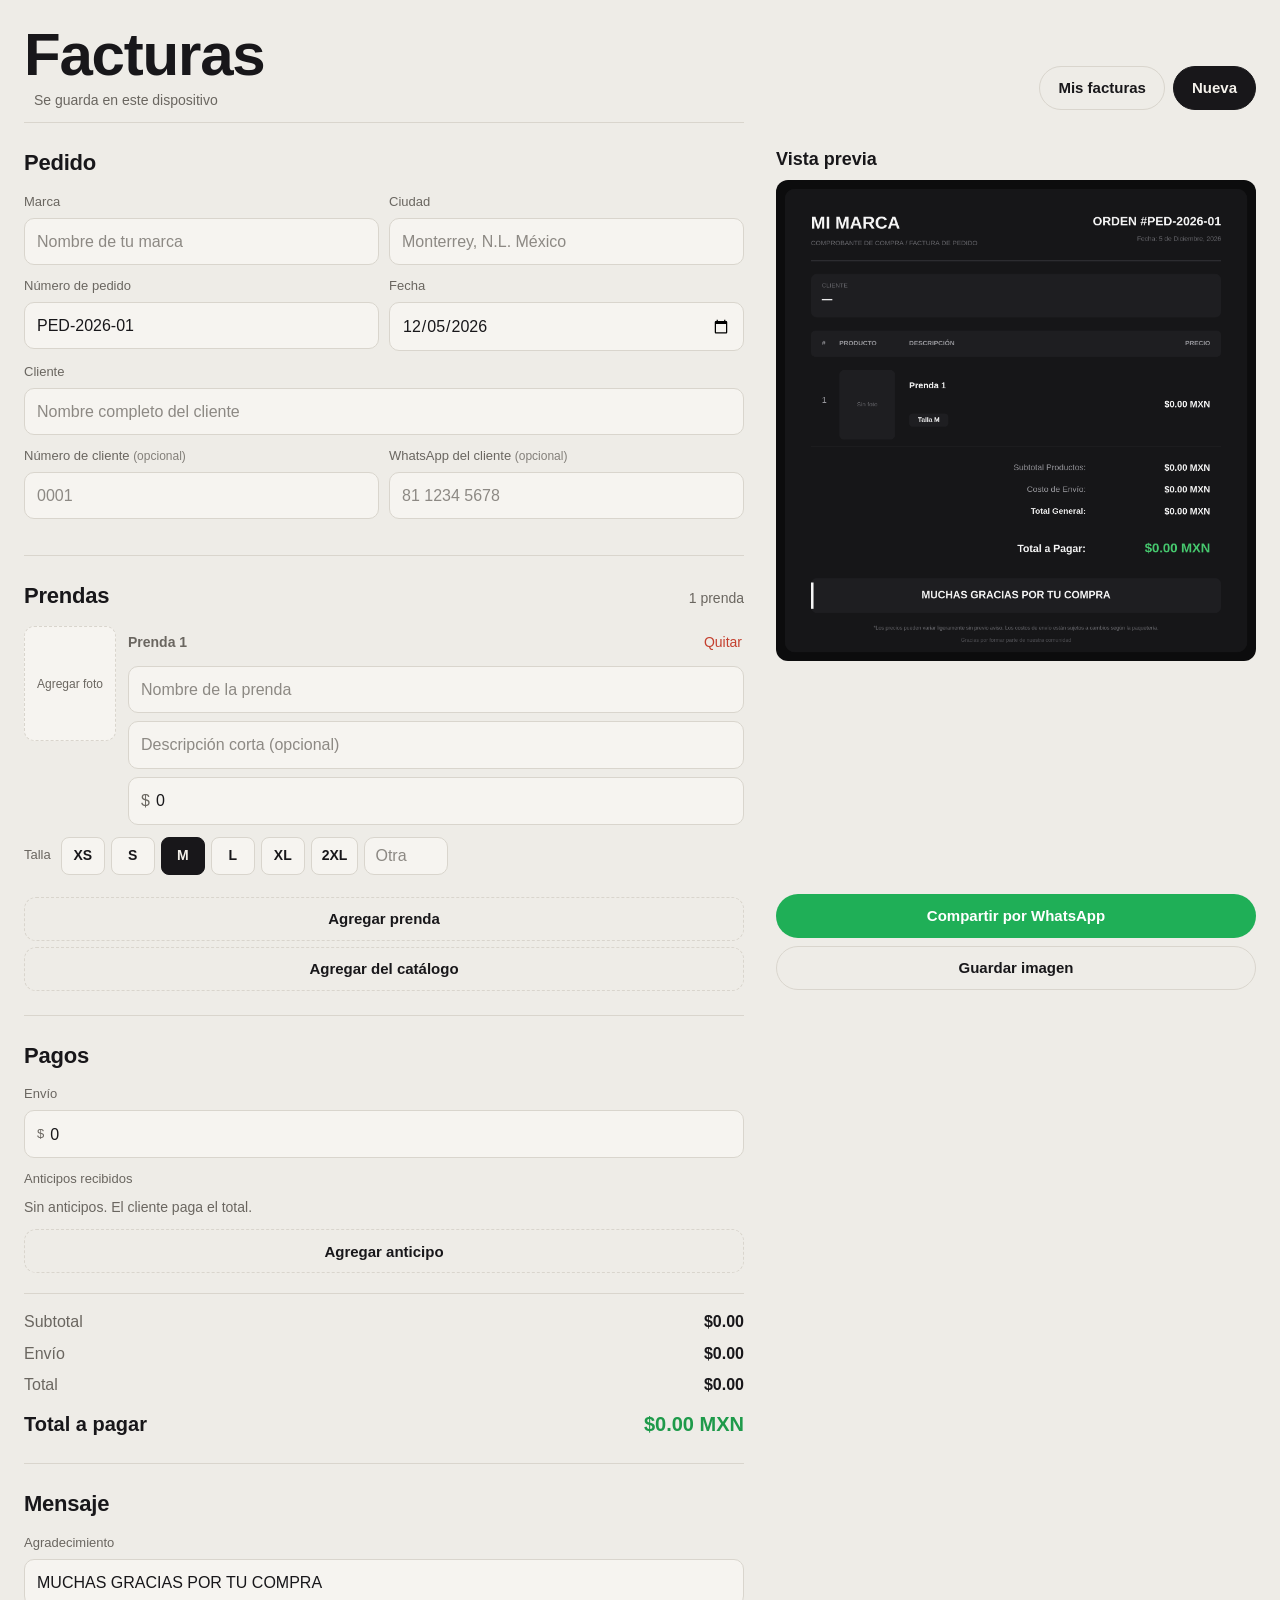
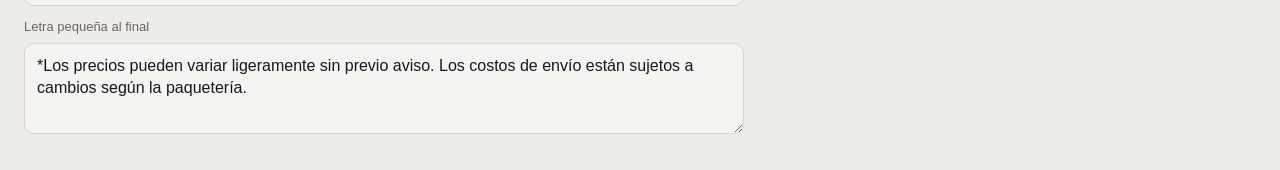
<file: facturas/index.html>
<!doctype html>
<html lang="es">
<head>
<meta charset="utf-8">
<meta name="apple-mobile-web-app-capable" content="yes">
<meta name="mobile-web-app-capable" content="yes">
<meta name="theme-color" content="#18171A">
<meta name="viewport" content="width=device-width, initial-scale=1, viewport-fit=cover">
<title>Facturas</title>
<link rel="manifest" href="manifest.webmanifest">
<link rel="icon" href="icon-180.png">
<link rel="apple-touch-icon" href="icon-180.png">
<meta name="apple-mobile-web-app-title" content="Facturas">
<meta name="apple-mobile-web-app-status-bar-style" content="black-translucent">

<style>
:root{
  --bg:#EEECE7; --surface:#FFFFFF; --field:#F6F4F0; --line:#D9D5CD; --ink:#18171A; --muted:#6A6660;
  --inv-bg:#18171A; --inv-ink:#F4F1EB; --green:#1E9A4A; --blue:#2F6FE0; --wa:#1FAF57; --wa-ink:#FFFFFF;
  --danger:#C4402F; --pv:#E3E0DA; color-scheme:light;
}
@media (prefers-color-scheme: dark){
  :root:not([data-theme="light"]){
    --bg:#0D0D0F; --surface:#161619; --field:#1D1D21; --line:#2B2B30; --ink:#ECE9E3; --muted:#8D8A85;
    --inv-bg:#ECE9E3; --inv-ink:#121214; --green:#46C86E; --blue:#6FA3FF; --wa:#25D366; --wa-ink:#06200F;
    --danger:#FF6B57; --pv:#08080A; color-scheme:dark;
  }
}
:root[data-theme="dark"]{
  --bg:#0D0D0F; --surface:#161619; --field:#1D1D21; --line:#2B2B30; --ink:#ECE9E3; --muted:#8D8A85;
  --inv-bg:#ECE9E3; --inv-ink:#121214; --green:#46C86E; --blue:#6FA3FF; --wa:#25D366; --wa-ink:#06200F;
  --danger:#FF6B57; --pv:#08080A; color-scheme:dark;
}
:root{box-sizing:border-box;padding-top:env(safe-area-inset-top,0px);padding-bottom:env(safe-area-inset-bottom,0px);}
html{scroll-padding-top:env(safe-area-inset-top,0px);}
*,*::before,*::after{box-sizing:inherit}
[hidden]{display:none !important}
body{margin:0;background:var(--bg);color:var(--ink);font-family:-apple-system,BlinkMacSystemFont,"Segoe UI",Roboto,"Helvetica Neue",Arial,sans-serif;font-size:16px;line-height:1.45;padding-bottom:104px;-webkit-font-smoothing:antialiased}
img{max-width:100%}
button,input,textarea{font:inherit;color:inherit}
:focus-visible{outline:2px solid var(--ink);outline-offset:2px}

.top{display:flex;flex-wrap:wrap;align-items:flex-end;justify-content:space-between;gap:14px 12px;padding:22px 16px 10px;max-width:1280px;margin:0 auto}
.top h1{margin:0;font-size:clamp(38px,11vw,60px);line-height:.9;font-weight:800;font-stretch:125%;letter-spacing:-.02em}
.sub{margin:8px 0 0;color:var(--muted);font-size:14px;display:flex;gap:10px;flex-wrap:wrap}
.save[data-s="ok"]{color:var(--green)} .save[data-s="err"]{color:var(--danger)}
.top-actions{display:flex;gap:8px;flex-shrink:0}

.btn{display:inline-flex;align-items:center;justify-content:center;gap:8px;min-height:44px;padding:0 18px;border-radius:999px;border:1px solid var(--inv-bg);background:var(--inv-bg);color:var(--inv-ink);font-weight:600;font-size:15px;cursor:pointer;text-decoration:none;white-space:nowrap}
.btn.ghost{background:transparent;color:var(--ink);border-color:var(--line)}
.btn.wa{background:var(--wa);color:var(--wa-ink);border-color:transparent}
.btn.add{width:100%;border-radius:12px;background:transparent;color:var(--ink);border:1px dashed var(--line);margin-top:6px}
.btn[disabled]{opacity:.5;cursor:default}

.layout{max-width:1280px;margin:0 auto}
.editor section{padding:22px 16px;border-top:1px solid var(--line)}
.editor h2{margin:0 0 14px;font-size:22px;font-weight:700;font-stretch:112%;letter-spacing:-.01em}
.sec-head{display:flex;align-items:baseline;justify-content:space-between}
.count{color:var(--muted);font-size:14px}
label{display:block;font-size:13px;color:var(--muted);margin-bottom:12px}
label>input,label>textarea,label>.money{margin-top:6px}
.opt{font-size:12px;opacity:.8}
input:not([type=range]):not([type=file]),textarea{display:block;width:100%;min-height:46px;padding:11px 12px;border-radius:10px;border:1px solid var(--line);background:var(--field);font-size:16px;color:var(--ink)}
textarea{resize:vertical;line-height:1.4}
input::placeholder,textarea::placeholder{color:var(--muted);opacity:.75}
.grid2{display:grid;grid-template-columns:1fr 1fr;gap:0 10px}
.money{display:flex;align-items:center;border:1px solid var(--line);border-radius:10px;background:var(--field)}
.money span{padding-left:12px;color:var(--muted)}
.money input{flex:1;min-width:0;width:auto !important;border:0 !important;background:transparent !important;padding-left:6px !important}
.money:focus-within{outline:2px solid var(--ink);outline-offset:1px}
.money input:focus-visible{outline:none}
.sr{position:absolute;width:1px;height:1px;overflow:hidden;clip:rect(0 0 0 0);white-space:nowrap}

.item{padding:16px 0;border-top:1px solid var(--line)}
.item:first-child{border-top:0;padding-top:0}
.item-top{display:grid;grid-template-columns:92px minmax(0,1fr);gap:12px}
.ph{position:relative;display:grid;place-items:center;width:92px;aspect-ratio:4/5;margin:0;border-radius:10px;overflow:hidden;border:1px dashed var(--line);background:var(--field);color:var(--muted);font-size:12px;text-align:center;line-height:1.2;cursor:pointer;padding:6px}
.ph.has{border-style:solid;padding:0}
.ph img{position:absolute;inset:0;width:100%;height:100%;object-fit:cover;display:block}
.ph .up{position:absolute;inset:auto 0 0 0;background:rgba(0,0,0,.65);color:#fff;font-style:normal;font-size:11px;padding:4px}
.item-f{display:grid;gap:8px;align-content:start}
.row-h{display:flex;justify-content:space-between;align-items:center;min-height:28px}
.n{font-weight:700;color:var(--muted);font-size:14px}
.x{background:none;border:0;color:var(--danger);font-size:14px;padding:4px 2px;cursor:pointer;min-height:32px}
.tallas{display:flex;flex-wrap:wrap;gap:6px;margin-top:12px;align-items:center}
.tallas .t-l{font-size:13px;color:var(--muted);margin-right:4px}
.chip{min-width:44px;height:38px;padding:0 10px;border:1px solid var(--line);border-radius:8px;background:var(--field);color:var(--ink);font-weight:600;font-size:14px;cursor:pointer}
.chip.on{background:var(--inv-bg);color:var(--inv-ink);border-color:var(--inv-bg)}
.tallas input.chip-in{width:84px;min-height:38px;height:38px;padding:0 10px;font-size:16px}
.tallas input.chip-in.on{border-color:var(--ink)}
.adj{margin-top:10px}
.adj summary{cursor:pointer;color:var(--muted);font-size:14px;padding:6px 0}
.adj label{margin:6px 0 4px}
input[type=range]{width:100%;accent-color:var(--ink);margin-top:6px}

.sub-h{font-size:13px;color:var(--muted);margin:4px 0 8px}
.ant{display:grid;grid-template-columns:minmax(0,1fr) minmax(0,1fr) auto;gap:8px;margin-bottom:8px;align-items:center}
.ant .x{padding:0 6px}
.empty-ant{color:var(--muted);font-size:14px;margin:0 0 6px}
.sum{display:grid;grid-template-columns:1fr auto;gap:8px 12px;margin:20px 0 0;padding-top:16px;border-top:1px solid var(--line);font-variant-numeric:tabular-nums}
.sum dt{color:var(--muted)} .sum dd{margin:0;text-align:right;font-weight:600}
.sum .ab{color:var(--blue)}
.sum .big{font-size:20px;font-weight:700;color:var(--ink);padding-top:6px} .sum dd.big{color:var(--green)}

.dock{position:fixed;left:0;right:0;bottom:0;z-index:20;display:flex;align-items:center;justify-content:space-between;gap:12px;padding:12px 16px calc(12px + env(safe-area-inset-bottom,0px));background:var(--surface);border-top:1px solid var(--line)}
.dock-l{display:block;font-size:12px;color:var(--muted)}
.dock strong{font-size:20px;font-weight:700;font-variant-numeric:tabular-nums;color:var(--green)}

.preview{position:fixed;inset:0;z-index:40;display:flex;flex-direction:column;background:var(--bg);padding-top:env(safe-area-inset-top,0px);padding-bottom:env(safe-area-inset-bottom,0px);transform:translateY(100%);visibility:hidden;transition:transform .28s ease,visibility 0s linear .28s}
.preview.open{transform:none;visibility:visible;transition:transform .28s ease}
.pv-bar{display:flex;align-items:center;justify-content:space-between;padding:12px 16px}
.pv-bar h2{margin:0;font-size:18px;font-weight:700;font-stretch:112%}
.pv-scroll{flex:1;overflow:auto;padding:0 12px;-webkit-overflow-scrolling:touch}
.pv-scroll img{display:block;width:100%;border-radius:12px;background:var(--pv);min-height:240px}
.pv-actions{display:grid;gap:8px;padding:12px 16px}
.pv-actions .btn{width:100%}
.hint{margin:4px 0 0;color:var(--muted);font-size:14px;text-align:center}
.hint:empty{display:none}

.drawer{position:fixed;inset:0;z-index:60;display:flex;justify-content:flex-end;background:rgba(0,0,0,.45)}
.drawer[hidden]{display:none}
.panel{width:min(100%,460px);height:100%;background:var(--surface);display:flex;flex-direction:column;padding-top:env(safe-area-inset-top,0px);padding-bottom:env(safe-area-inset-bottom,0px)}
.panel-h{display:flex;align-items:center;justify-content:space-between;padding:16px}
.panel-h h2{margin:0;font-size:24px;font-weight:800;font-stretch:118%}
.panel .search{padding:0 16px 12px}
.list{flex:1;overflow:auto;padding:0 16px 16px}
.row{display:grid;grid-template-columns:52px minmax(0,1fr) auto;gap:12px;align-items:center;padding:12px 0;border-top:1px solid var(--line)}
.row:first-child{border-top:0}
.row .th{width:52px;aspect-ratio:4/5;border-radius:8px;background:var(--field);object-fit:cover;display:block}
.row .open{all:unset;cursor:pointer;display:block;min-width:0}
.row .open:focus-visible{outline:2px solid var(--ink);outline-offset:2px}
.row b{display:block;overflow:hidden;text-overflow:ellipsis;white-space:nowrap}
.row small{display:block;color:var(--muted);font-size:13px}
.row .amt{font-variant-numeric:tabular-nums;font-size:14px;font-weight:600}
.row .del{background:none;border:0;color:var(--danger);font-size:13px;cursor:pointer;padding:4px 0}
.row .side{text-align:right;display:grid;gap:2px;justify-items:end}
.row.cur b::after{content:" (abierta)";font-weight:400;color:var(--muted);font-size:13px}
.empty{color:var(--muted);padding:24px 0;text-align:center}
.bk{padding:12px 16px 16px;border-top:1px solid var(--line)}
.bk p{margin:0 0 10px;color:var(--muted);font-size:13px}
.bk-btns{display:grid;grid-template-columns:1fr 1fr;gap:8px}
.bk-btns .btn{padding:0 10px}

.toast{position:fixed;left:50%;bottom:calc(96px + env(safe-area-inset-bottom,0px));transform:translate(-50%,12px);opacity:0;z-index:80;background:var(--inv-bg);color:var(--inv-ink);padding:10px 16px;border-radius:999px;font-size:14px;pointer-events:none;transition:opacity .2s,transform .2s;max-width:calc(100% - 32px);text-align:center}
.toast.on{opacity:1;transform:translate(-50%,0)}
/* pedido que llega de la tienda */
.ped{position:fixed;inset:0;z-index:70;background:rgba(0,0,0,.5);display:flex;align-items:center;justify-content:center;padding:16px}
.ped-c{width:min(100%,460px);max-height:calc(100% - 32px);overflow:auto;background:var(--surface);color:var(--ink);border-radius:20px;padding:20px}
.ped-c h2{margin:0 0 2px;font-size:21px}.ped-c>p{margin:0 0 14px;color:var(--muted);font-size:14px}
.ped-cli{background:var(--field);border-radius:12px;padding:12px 14px;margin-bottom:12px}.ped-cli b{display:block;font-size:16px}.ped-cli small{color:var(--muted)}
.ped-it{display:flex;gap:12px;align-items:center;padding:8px 0;border-top:1px solid var(--line)}
.ped-it img{width:52px;height:64px;object-fit:cover;border-radius:8px;background:var(--field);flex-shrink:0}
.ped-it div{flex:1;min-width:0;font-size:14px}.ped-it small{display:block;color:var(--muted)}.ped-it span{font-weight:700;white-space:nowrap}
.ped-tot{display:flex;justify-content:space-between;font-size:14px;padding:3px 0}.ped-tot.big{font-weight:800;font-size:16px;border-top:1px solid var(--line);margin-top:6px;padding-top:8px}
.ped-ord{background:var(--field);border-radius:12px;padding:10px 12px;margin:10px 0 14px;font-size:13.5px;color:var(--muted)}.ped-ord b{color:var(--green)}
.ped-c .btn{width:100%;margin-top:8px}

@media (min-width:960px){
  body{padding-bottom:0}
  .layout{display:grid;grid-template-columns:minmax(0,1fr) minmax(400px,480px);gap:32px;padding:0 24px}
  .top{padding:28px 24px 12px}
  .editor section{padding:24px 0}
  .preview{position:sticky;inset:auto;top:calc(16px + env(safe-area-inset-top,0px));height:calc(100vh - 32px);transform:none;visibility:visible;background:transparent;padding:0;transition:none;margin-top:16px}
  .pv-bar{padding:8px 0}
  #pvClose{display:none}
  .pv-scroll{padding:0}
  .pv-actions{padding:12px 0 16px}
  .dock{display:none}
  .toast{bottom:32px}
}
@media (max-width:599px){ .top-actions{width:100%} .top-actions .btn{flex:1} }
@media (max-width:360px){ .grid2{grid-template-columns:1fr} }
@media (prefers-reduced-motion: reduce){ .preview,.preview.open,.toast{transition:none} }
</style>
</head>
<body>
<header class="top">
  <div>
    <h1>Facturas</h1>
    <p class="sub"><span id="marcaSub"></span><span class="save" id="saveState" data-s="">Cargando…</span></p>
  </div>
  <div class="top-actions">
    <button type="button" class="btn ghost" id="btnLista">Mis facturas</button>
    <button type="button" class="btn" id="btnNueva">Nueva</button>
  </div>
</header>


<main class="layout">
  <form class="editor" id="editor" autocomplete="off" onsubmit="return false">
    <section>
      <h2>Pedido</h2>
      <div class="grid2">
        <label>Marca<input data-f="marca" placeholder="Nombre de tu marca"></label>
        <label>Ciudad<input data-f="ubicacion" placeholder="Monterrey, N.L. México"></label>
        <label>Número de pedido<input data-f="pedido" placeholder="BD-2026-10"></label>
        <label>Fecha<input type="date" data-f="fecha"></label>
      </div>
      <label>Cliente<input data-f="cliente" placeholder="Nombre completo del cliente"></label>
      <div class="grid2">
        <label>Número de cliente <span class="opt">(opcional)</span><input data-f="clienteNum" inputmode="numeric" placeholder="0001"></label>
        <label>WhatsApp del cliente <span class="opt">(opcional)</span><input data-f="telefono" inputmode="tel" placeholder="81 1234 5678"></label>
      </div>
    </section>

    <section>
      <div class="sec-head"><h2>Prendas</h2><span class="count" id="itemCount"></span></div>
      <div id="items"></div>
      <button type="button" class="btn add" id="addItem">Agregar prenda</button>
      <button type="button" class="btn add" id="addCat">Agregar del catálogo</button>
    </section>

    <section>
      <h2>Pagos</h2>
      <label>Envío<div class="money"><span>$</span><input data-f="envio" inputmode="decimal" placeholder="0"></div></label>
      <div class="sub-h">Anticipos recibidos</div>
      <div id="ants"></div>
      <button type="button" class="btn add" id="addAnt">Agregar anticipo</button>
      <dl class="sum" id="sum"></dl>
    </section>

    <section>
      <h2>Mensaje</h2>
      <label>Agradecimiento<input data-f="gracias" placeholder="MUCHAS GRACIAS POR TU COMPRA"></label>
      <label>Letra pequeña al final<textarea data-f="leyenda" rows="3" placeholder="Los precios pueden variar ligeramente…"></textarea></label>
    </section>
  </form>

  <aside class="preview" id="preview" aria-label="Vista previa de la factura">
    <div class="pv-bar">
      <h2>Vista previa</h2>
      <button type="button" class="btn ghost" id="pvClose">Volver a editar</button>
    </div>
    <div class="pv-scroll"><img id="pvImg" alt="Vista previa de la factura"></div>
    <div class="pv-actions">
      <button type="button" class="btn wa" id="btnShare">Compartir por WhatsApp</button>
      <button type="button" class="btn ghost" id="btnSave">Guardar imagen</button>
      <a class="btn ghost" id="btnChat" target="_blank" rel="noopener" hidden>Abrir chat del cliente</a>
      <p class="hint" id="pvHint"></p>
    </div>
  </aside>
</main>

<div class="dock" id="dock">
  <div><span class="dock-l" id="dockLabel">Restante por liquidar</span><strong id="dockRest">$0.00</strong></div>
  <button type="button" class="btn wa" id="btnVer">Ver factura</button>
</div>

<div class="drawer" id="drawer" hidden>
  <div class="panel" role="dialog" aria-modal="true" aria-labelledby="drawerTitle">
    <div class="panel-h">
      <h2 id="drawerTitle">Mis facturas</h2>
      <button type="button" class="btn ghost" id="drawerClose">Cerrar</button>
    </div>
    <div class="search"><input id="search" type="search" placeholder="Buscar por cliente, pedido o # de cliente" aria-label="Buscar factura"></div>
    <div class="list" id="list"></div>
    <div class="bk">
      <p>Respaldo: guarda todas tus facturas en un archivo, o carga uno para pasarlas a otro aparato.</p>
      <div class="bk-btns">
        <button type="button" class="btn ghost" id="bkExport">Guardar respaldo</button>
        <label class="btn ghost">Cargar respaldo<input type="file" class="sr" id="bkImport" accept=".json,application/json"></label>
      </div>
    </div>
  </div>
</div>

<div class="drawer" id="catDrawer" hidden>
  <div class="panel" role="dialog" aria-modal="true" aria-labelledby="catTitle">
    <div class="panel-h">
      <h2 id="catTitle">Del catálogo</h2>
      <button type="button" class="btn ghost" id="catClose">Cerrar</button>
    </div>
    <div class="search"><input id="catSearch" type="search" placeholder="Buscar prenda" aria-label="Buscar prenda del catálogo"></div>
    <div class="list" id="catList"></div>
    <div id="catPick" hidden style="padding:0 16px 16px">
      <p id="catPickName" style="font-weight:700;margin:4px 0 10px"></p>
      <div class="tallas" id="catTallas" style="margin-top:0"></div>
      <button type="button" class="btn add" id="catBack" style="margin-top:14px">‹ Elegir otra prenda</button>
    </div>
  </div>
</div>

<div class="toast" id="toast" role="status" aria-live="polite"></div>
<div class="ped" id="ped" hidden><div class="ped-c" role="dialog" aria-modal="true" aria-labelledby="pedTit" id="pedC"></div></div>

<script src="../comun/productos.js"></script>
<script>
(function(){
'use strict';
const $=(s,el=document)=>el.querySelector(s);
const MESES=['enero','febrero','marzo','abril','mayo','junio','julio','agosto','septiembre','octubre','noviembre','diciembre'];
const cap=s=>s.charAt(0).toUpperCase()+s.slice(1);
const num=v=>{const n=parseFloat(String(v==null?'':v).replace(/[^0-9.\-]/g,''));return isFinite(n)?n:0;};
const money=v=>'$'+num(v).toLocaleString('en-US',{minimumFractionDigits:2,maximumFractionDigits:2});
const esc=s=>String(s==null?'':s).replace(/[&<>"']/g,c=>({'&':'&amp;','<':'&lt;','>':'&gt;','"':'&quot;',"'":'&#39;'}[c]));
const pad=n=>String(n).padStart(2,'0');
const todayISO=()=>{const d=new Date();return d.getFullYear()+'-'+pad(d.getMonth()+1)+'-'+pad(d.getDate());};
const parseISO=s=>{const m=/^(\d{4})-(\d{2})-(\d{2})$/.exec(s||'');return m?{y:+m[1],m:+m[2],d:+m[3]}:null;};
const fechaLarga=s=>{const p=parseISO(s);return p?p.d+' de '+cap(MESES[p.m-1])+', '+p.y:'';};
const fechaCorta=s=>{const p=parseISO(s);return p?p.d+' '+cap(MESES[p.m-1].slice(0,3)):'';};
const numCli=v=>{v=String(v==null?'':v).trim().replace(/^#/,'');return /^\d+$/.test(v)?v.padStart(4,'0'):v;};
const uid=()=>Date.now().toString(36)+Math.random().toString(36).slice(2,7);
const clone=o=>JSON.parse(JSON.stringify(o));
const TALLAS=['XS','S','M','L','XL','2XL'];
const DEF_LEY='*Los precios pueden variar ligeramente sin previo aviso. Los costos de envío están sujetos a cambios según la paquetería.';
const LS='facturas_offline_v1';

let db=null, assets=null, downloads=null, backend='pending';
let facturas=[], cur=null, dirty=false, userEdited=false;

/* ---------- datos ---------- */
function blankItem(){return {k:uid(),nombre:'',desc:'',talla:'M',precio:0,foto:null};}
// inventario (comun/productos.js): la pieza que sale en una factura se resta del Catálogo; si se quita, regresa
function invRegresa(it){ if(it&&it.inv&&window.FWProductos){ FWProductos.mover(it.inv.p,it.inv.c,it.inv.t,1); it.inv=null; } }
function normalize(inv){
  inv.items=Array.isArray(inv.items)?inv.items:[];
  inv.items.forEach(it=>{if(!it.k) it.k=uid();});
  inv.anticipos=Array.isArray(inv.anticipos)?inv.anticipos:[];
  ['marca','ubicacion','pedido','fecha','cliente','clienteNum','telefono','gracias','leyenda'].forEach(k=>{if(inv[k]==null) inv[k]='';});
  if(inv.envio==null) inv.envio='';
  return inv;
}
function totals(inv){
  const items=inv.items||[];
  const sub=items.reduce((a,i)=>a+num(i.precio),0);
  const envio=num(inv.envio), tot=sub+envio;
  const ants=(inv.anticipos||[]).filter(a=>num(a.monto)>0);
  const pagado=ants.reduce((a,x)=>a+num(x.monto),0);
  // sin anticipo anotado y con prendas sobre pedido: "Ordena con" y el resto (con envío) a liquidar
  const sp=items.filter(i=>SOBRE_PEDIDO.test(i.desc||''));
  const ordena=ants.length?0:sp.reduce((a,i)=>a+Math.ceil(num(i.precio)*.25/10)*10,0);
  return {sub,envio,tot,ants,pagado,rest:tot-pagado,ordena,resto:tot-ordena,limite:ordena?fechaLimite(inv.fecha):''};
}
const SOBRE_PEDIDO=/sobre pedido|preventa|en camino|drop|early access/i;
function fechaLimite(f){ const m=/^(\d{4})-(\d{2})-(\d{2})/.exec(f||'')||/^(\d{4})-(\d{2})-(\d{2})/.exec(todayISO()); const d=new Date(+m[1],+m[2]-1,+m[3]+21);
  return d.getDate()+' de '+['enero','febrero','marzo','abril','mayo','junio','julio','agosto','septiembre','octubre','noviembre','diciembre'][d.getMonth()]; }
function nextPedido(last){
  const m=/^(.*?)(\d+)$/.exec((last&&last.pedido)||'');
  if(!m){
    const ini=((last&&last.marca)||'').split(/\s+/).map(w=>w[0]||'').join('').toUpperCase().slice(0,3)||'PED';
    return ini+'-'+new Date().getFullYear()+'-01';
  }
  let max=0;
  facturas.forEach(f=>{const k=/^(.*?)(\d+)$/.exec(f.pedido||'');if(k&&k[1]===m[1]) max=Math.max(max,+k[2]);});
  return m[1]+String(max+1).padStart(m[2].length,'0');
}
function newInvoice(){
  const last=facturas[0]||{};
  return normalize({
    id:'f'+uid(), marca:last.marca||'', ubicacion:last.ubicacion||'',
    pedido:nextPedido(last), fecha:todayISO(), cliente:'', clienteNum:'', telefono:'', items:[blankItem()],
    envio:0, anticipos:[],
    gracias:last.gracias||'MUCHAS GRACIAS POR TU COMPRA', leyenda:last.leyenda!=null&&last.leyenda!==''?last.leyenda:DEF_LEY
  });
}
function serial(inv){
  return JSON.parse(JSON.stringify(inv,(k,v)=>(k==='local'||k==='pending')?undefined:v));
}
function fotoSrc(f){ if(!f) return null; return f.local||(f.id?'/_blob/'+f.id:null)||f.data||null; }
function hasPending(inv){ return (inv.items||[]).some(i=>i.foto&&i.foto.pending); }

/* ---------- almacenamiento ---------- */
function lsRead(){try{return JSON.parse(localStorage.getItem(LS)||'{}')||{};}catch(e){return {};}}
function lsWrite(map){try{localStorage.setItem(LS,JSON.stringify(map));return true;}catch(e){return false;}}
function loadLocal(){ facturas=Object.values(lsRead()).sort((a,b)=>(b.updatedAt||0)-(a.updatedAt||0)); renderList(); }

function setSave(s,t){ const el=$('#saveState'); el.dataset.s=s; el.textContent=t; }

let q=Promise.resolve();
function writeDoc(data){
  q=q.then(async()=>{
    if(backend==='db'){ await db.doc('facturas/'+data.id).set(data); }
    else{ const map=lsRead(); map[data.id]=data; if(!lsWrite(map)) throw {code:'local_full'}; loadLocal(); }
    if(!dirty) setSave('ok', backend==='db'?'Guardado':'Guardado en este dispositivo');
  }).catch(e=>{
    if(cur&&cur.id===data.id) dirty=true;
    const c=e&&e.code;
    setSave('err', c==='local_full'?'Sin espacio para guardar en este dispositivo':c==='invalid_argument'?'No se pudo guardar (factura muy grande o sin permiso)':'No se pudo guardar, se reintentará');
  });
  return q;
}
let saveTimer=null;
function scheduleSave(){ dirty=true; userEdited=true; setSave('pending','Sin guardar'); clearTimeout(saveTimer); saveTimer=setTimeout(()=>saveNow(false),1200); }
function saveNow(force){
  clearTimeout(saveTimer);
  if(backend==='pending'||!cur||!dirty) return;
  if(!force&&hasPending(cur)){ saveTimer=setTimeout(()=>saveNow(false),800); return; }
  dirty=false; setSave('saving','Guardando…');
  cur.updatedAt=Date.now(); if(!cur.createdAt) cur.createdAt=cur.updatedAt;
  writeDoc(serial(cur));
}
document.addEventListener('visibilitychange',()=>{ if(document.visibilityState==='hidden') saveNow(true); });

async function initBackend(){
  const C=null;
  if(C&&typeof C.use==='function'){
    const safe=p=>Promise.resolve(p).catch(()=>null);
    [db,assets,downloads]=await Promise.all([safe(C.use('db')),safe(C.use('assets')),safe(C.use('downloads'))]);
  }
  
  if(db){
    backend='db'; let first=true;
    db.collection('facturas').orderBy('updatedAt','desc').limit(500).onSnapshot(snap=>{
      facturas=snap.docs.map(s=>Object.assign(clone(s.data()),{id:s.id}));
      renderList();
      if(first){first=false; boot();}
    },err=>{
      if(first){first=false; backend='local'; loadLocal(); boot();}
      else setSave('err','Se perdió la conexión con tus facturas');
    });
  } else { backend='local'; loadLocal(); boot(); }
}
function boot(){
  setTimeout(revisarPedido,0);
  if(userEdited){ saveNow(false); setSave('pending','Sin guardar'); return; }
  if(facturas.length) openInvoice(facturas[0].id,true);
  else { cur=newInvoice(); renderAll(); setSave('', backend==='db'?'Listo':'Se guarda en este dispositivo'); }
}

/* ---------- editor ---------- */
const itemsEl=$('#items'), antsEl=$('#ants');
function renderAll(){
  document.querySelectorAll('[data-f]').forEach(el=>{ el.value=cur[el.dataset.f]==null?'':cur[el.dataset.f]; });
  $('#marcaSub').textContent=cur.marca||'';
  renderItems(); renderAnts(); refresh();
}
function thumbStyle(f){ const z=f.zoom||1,x=f.x==null?.5:f.x,y=f.y==null?.5:f.y; return 'object-position:'+(x*100)+'% '+(y*100)+'%;transform-origin:'+(x*100)+'% '+(y*100)+'%;transform:scale('+z+')'; }
function itemHTML(it,i){
  const f=it.foto||{}, src=fotoSrc(it.foto);
  const other=it.talla&&TALLAS.indexOf(it.talla)<0?it.talla:'';
  return '<article class="item" data-i="'+i+'" data-key="'+it.k+'">'+
    '<div class="item-top">'+
      '<label class="ph'+(src?' has':'')+'" aria-label="'+(src?'Cambiar foto':'Agregar foto')+' de la prenda '+(i+1)+'">'+
        (src?'<img src="'+esc(src)+'" alt="" style="'+thumbStyle(f)+'">':'<span>Agregar foto</span>')+
        (f.pending?'<em class="up">Subiendo…</em>':'')+
        '<input class="sr" type="file" accept="image/*" data-a="foto">'+
      '</label>'+
      '<div class="item-f">'+
        '<div class="row-h"><span class="n">Prenda '+(i+1)+'</span><button type="button" class="x" data-a="del">Quitar</button></div>'+
        '<input data-k="nombre" value="'+esc(it.nombre)+'" placeholder="Nombre de la prenda" aria-label="Nombre de la prenda '+(i+1)+'">'+
        '<input data-k="desc" value="'+esc(it.desc)+'" placeholder="Descripción corta (opcional)" aria-label="Descripción de la prenda '+(i+1)+'">'+
        '<div class="money"><span>$</span><input data-k="precio" inputmode="decimal" value="'+esc(it.precio)+'" placeholder="Precio" aria-label="Precio de la prenda '+(i+1)+'"></div>'+
      '</div>'+
    '</div>'+
    '<div class="tallas" role="group" aria-label="Talla de la prenda '+(i+1)+'"><span class="t-l">Talla</span>'+
      TALLAS.map(t=>'<button type="button" class="chip'+(it.talla===t?' on':'')+'" data-talla="'+t+'" aria-pressed="'+(it.talla===t)+'">'+t+'</button>').join('')+
      '<input class="chip-in'+(other?' on':'')+'" data-k="tallaOtra" value="'+esc(other)+'" placeholder="Otra" aria-label="Otra talla">'+
    '</div>'+
    (src?'<details class="adj"><summary>Ajustar foto</summary>'+
      '<label>Acercar<input type="range" min="1" max="3" step="0.05" value="'+(f.zoom||1)+'" data-adj="zoom"></label>'+
      '<label>Mover a los lados<input type="range" min="0" max="1" step="0.01" value="'+(f.x==null?.5:f.x)+'" data-adj="x"></label>'+
      '<label>Mover arriba / abajo<input type="range" min="0" max="1" step="0.01" value="'+(f.y==null?.5:f.y)+'" data-adj="y"></label>'+
    '</details>':'')+
  '</article>';
}
function renderItems(){
  const open=new Set([...itemsEl.querySelectorAll('details[open]')].map(d=>d.closest('.item').dataset.key));
  itemsEl.innerHTML=cur.items.map(itemHTML).join('');
  open.forEach(k=>{const d=itemsEl.querySelector('[data-key="'+k+'"] details'); if(d) d.open=true;});
}
function renderAnts(){
  antsEl.innerHTML=cur.anticipos.length?cur.anticipos.map((a,i)=>
    '<div class="ant" data-i="'+i+'">'+
      '<div class="money"><span>$</span><input data-k="monto" inputmode="decimal" value="'+esc(a.monto)+'" placeholder="Monto" aria-label="Monto del anticipo '+(i+1)+'"></div>'+
      '<input type="date" data-k="fecha" value="'+esc(a.fecha)+'" aria-label="Fecha del anticipo '+(i+1)+'">'+
      '<button type="button" class="x" data-a="del" aria-label="Quitar anticipo '+(i+1)+'">Quitar</button>'+
    '</div>').join(''):'<p class="empty-ant">Sin anticipos. El cliente paga el total.</p>';
}
function refresh(){
  const t=totals(cur);
  $('#itemCount').textContent=cur.items.length===1?'1 prenda':cur.items.length+' prendas';
  let h='<dt>Subtotal</dt><dd>'+money(t.sub)+'</dd><dt>Envío</dt><dd>'+money(t.envio)+'</dd><dt>Total</dt><dd>'+money(t.tot)+'</dd>';
  t.ants.forEach(a=>{h+='<dt class="ab">Anticipo'+(a.fecha?' ('+fechaCorta(a.fecha)+')':'')+'</dt><dd class="ab">−'+money(a.monto)+'</dd>';});
  const fin=finalLine(t);
  h+='<dt class="big">'+fin.label+'</dt><dd class="big">'+money(fin.val)+' MXN</dd>';
  if(t.ordena) h+='<dt class="big">Ordena con</dt><dd class="big">'+money(t.ordena)+' MXN</dd><dt>Resto (antes del '+t.limite+' o al llegar)</dt><dd>'+money(t.resto)+' MXN</dd>';
  $('#sum').innerHTML=h;
  $('#dockLabel').textContent=fin.label; $('#dockRest').textContent=money(fin.val);
  updateChat(); schedulePreview();
}
function finalLine(t){
  if(!t.ants.length) return {label:'Total a pagar',val:t.tot,col:'green'};
  if(t.rest<0) return {label:'Saldo a favor',val:-t.rest,col:'blue'};
  return {label:'Restante por liquidar',val:t.rest,col:'green'};
}
function changed(){ refresh(); scheduleSave(); }

document.querySelectorAll('[data-f]').forEach(el=>el.addEventListener('input',()=>{
  if(!cur) return; cur[el.dataset.f]=el.value;
  if(el.dataset.f==='marca') $('#marcaSub').textContent=el.value;
  changed();
}));

itemsEl.addEventListener('input',e=>{
  const art=e.target.closest('.item'); if(!art) return; const it=cur.items[+art.dataset.i]; if(!it) return;
  const k=e.target.dataset.k, a=e.target.dataset.adj;
  if(k==='tallaOtra'){
    const v=e.target.value.trim(); it.talla=v; invRegresa(it);
    art.querySelectorAll('.chip').forEach(c=>{c.classList.remove('on');c.setAttribute('aria-pressed','false');});
    e.target.classList.toggle('on',!!v);
  } else if(k){ it[k]=e.target.value; }
  else if(a&&it.foto){ it.foto[a]=parseFloat(e.target.value); const im=art.querySelector('.ph img'); if(im) im.setAttribute('style',thumbStyle(it.foto)); }
  changed();
});
itemsEl.addEventListener('click',e=>{
  const art=e.target.closest('.item'); if(!art) return; const i=+art.dataset.i, it=cur.items[i];
  const chip=e.target.closest('[data-talla]');
  if(chip){
    if(it.inv&&it.inv.t!==chip.dataset.talla&&window.FWProductos){ const inv=it.inv; FWProductos.mover(inv.p,inv.c,inv.t,1).then(()=>FWProductos.mover(inv.p,inv.c,chip.dataset.talla,-1)).then(r=>{ if(r!==null) inv.t=chip.dataset.talla; else{ it.inv=null; toast('Ya no hay '+chip.dataset.talla+' en el Catálogo; esta prenda quedó sin descontar'); } changed(); }); }
    it.talla=chip.dataset.talla;
    art.querySelectorAll('.chip').forEach(c=>{const on=c===chip;c.classList.toggle('on',on);c.setAttribute('aria-pressed',String(on));});
    const o=art.querySelector('[data-k="tallaOtra"]'); o.value=''; o.classList.remove('on');
    changed(); return;
  }
  if(e.target.closest('[data-a="del"]')){
    const old=it.foto&&it.foto.id;
    invRegresa(it); cur.items.splice(i,1); renderItems(); changed();
    if(old) maybeDeleteAsset(old);
    toast('Prenda quitada');
  }
});
itemsEl.addEventListener('change',e=>{
  if(e.target.dataset.a!=='foto') return;
  const art=e.target.closest('.item'); const it=cur.items[+art.dataset.i];
  const file=e.target.files&&e.target.files[0]; e.target.value='';
  if(file&&it) setFoto(it,file,cur);
});
$('#addItem').addEventListener('click',()=>{
  const prev=cur.items[cur.items.length-1];
  cur.items.push(Object.assign(blankItem(),{talla:prev?prev.talla||'M':'M'}));
  renderItems(); changed();
  const last=itemsEl.lastElementChild; if(last){ last.scrollIntoView({block:'center',behavior:matchMedia('(prefers-reduced-motion: reduce)').matches?'auto':'smooth'}); const inp=last.querySelector('[data-k="nombre"]'); if(inp) inp.focus({preventScroll:true}); }
});

antsEl.addEventListener('input',e=>{
  const row=e.target.closest('.ant'); if(!row) return; const a=cur.anticipos[+row.dataset.i];
  a[e.target.dataset.k]=e.target.value; changed();
});
antsEl.addEventListener('click',e=>{
  const row=e.target.closest('.ant'); if(!row||!e.target.closest('[data-a="del"]')) return;
  cur.anticipos.splice(+row.dataset.i,1); renderAnts(); changed();
});
$('#addAnt').addEventListener('click',()=>{
  cur.anticipos.push({monto:'',fecha:todayISO()}); renderAnts(); changed();
  const inp=antsEl.querySelector('.ant:last-child [data-k="monto"]'); if(inp) inp.focus();
});

/* ---------- fotos ---------- */
function loadRaw(src){return new Promise((res,rej)=>{const im=new Image();im.onload=()=>res(im);im.onerror=rej;im.src=src;});}
async function compress(file,max,qual){
  const u=URL.createObjectURL(file);
  try{
    const im=await loadRaw(u);
    const w=im.naturalWidth,h=im.naturalHeight,s=Math.min(1,max/Math.max(w,h));
    const c=document.createElement('canvas'); c.width=Math.round(w*s); c.height=Math.round(h*s);
    c.getContext('2d').drawImage(im,0,0,c.width,c.height);
    const blob=await new Promise(r=>c.toBlob(r,'image/jpeg',qual));
    if(!blob) throw new Error('blob');
    return {blob,w,h};
  } finally { URL.revokeObjectURL(u); }
}
const toDataURL=b=>new Promise((res,rej)=>{const r=new FileReader();r.onload=()=>res(r.result);r.onerror=rej;r.readAsDataURL(b);});
async function setFoto(it,file,inv){
  let big;
  try{ big=await compress(file,assets?1400:520,assets?.85:.72); }catch(e){ toast('No se pudo leer esa foto. Prueba con otra.'); return; }
  const old=it.foto&&it.foto.id;
  const tall=big.h/big.w>1.6;
  it.foto={local:URL.createObjectURL(big.blob),zoom:tall?1.12:1,x:.5,y:tall?.4:.5,pending:true};
  if(inv===cur){ renderItems(); refresh(); scheduleSave(); }
  try{
    if(assets){ const r=await assets.upload(big.blob,{type:'image/jpeg'}); it.foto.id=r.id; }
    else it.foto.data=await toDataURL(big.blob);
  }catch(e){
    try{ const small=await compress(file,520,.72); it.foto.data=await toDataURL(small.blob); }catch(e2){}
    if(e&&e.code==='quota_or_state') toast('Ya no hay espacio para fotos grandes; se guardó más ligera.');
  }
  delete it.foto.pending;
  const badge=itemsEl.querySelector('[data-key="'+it.k+'"] .up'); if(badge) badge.remove();
  if(old) maybeDeleteAsset(old);
  if(inv===cur) scheduleSave();
  else writeDoc(serial(Object.assign({},inv,{updatedAt:Date.now()})));
}
function refs(inv,id){ return (inv.items||[]).some(i=>i.foto&&i.foto.id===id); }
function maybeDeleteAsset(id){
  if(!assets||!id) return;
  const used=(cur&&refs(cur,id))||facturas.some(f=>(!cur||f.id!==cur.id)&&refs(f,id));
  if(!used) assets.delete(id).catch(()=>{});
}

/* ---------- dibujo de la factura ---------- */
const FF='-apple-system, BlinkMacSystemFont, "Segoe UI", Roboto, "Helvetica Neue", Arial, sans-serif';
const font=(s,b)=>(b?700:400)+' '+s+'px '+FF;
const K={bg:'#0c0c0d',card:'#161618',panel:'#1e1e21',line:'#303034',white:'#f5f5f5',grey:'#96969b',dim:'#69696e',blue:'#5a96ff',green:'#46c86e',foot:'#505055'};
const fontsReady=Promise.race([
  Promise.resolve(),
  new Promise(r=>setTimeout(r,3000))
]);
const imgCache=new Map();
function loadImg(src){
  if(imgCache.has(src)) return imgCache.get(src);
  const p=new Promise(res=>{const im=new Image();im.onload=()=>res(im);im.onerror=()=>{imgCache.delete(src);res(null);};im.src=src;});
  imgCache.set(src,p); return p;
}
function rr(d,x,y,w,h,r){d.beginPath();d.moveTo(x+r,y);d.arcTo(x+w,y,x+w,y+h,r);d.arcTo(x+w,y+h,x,y+h,r);d.arcTo(x,y+h,x,y,r);d.arcTo(x,y,x+w,y,r);d.closePath();}
function T(d,s,x,y,f,c,al,bl){d.font=f;d.fillStyle=c;d.textAlign=al||'left';d.textBaseline=bl||'top';d.fillText(s,x,y);}
function L(d,x1,y1,x2,y2,c,w){d.strokeStyle=c;d.lineWidth=w;d.beginPath();d.moveTo(x1,y1);d.lineTo(x2,y2);d.stroke();}
function ell(d,s,max){ if(d.measureText(s).width<=max) return s; while(s.length>1&&d.measureText(s+'…').width>max) s=s.slice(0,-1); return s.trimEnd()+'…'; }
function fit(d,s,max,size,min,b){ let z=size; d.font=font(z,b); while(z>min&&d.measureText(s).width>max){z--;d.font=font(z,b);} return z; }
function wrap(d,s,max){ const out=[]; let l=''; s.split(/\s+/).forEach(w=>{const t=l?l+' '+w:w; if(d.measureText(t).width>max&&l){out.push(l);l=w;} else l=t;}); if(l) out.push(l); return out; }
function cover(d,im,x,y,w,h,z,fx,fy){ const iw=im.naturalWidth||im.width, ih=im.naturalHeight||im.height; const s=Math.max(w/iw,h/ih)*z; const sw=w/s, sh=h/s; d.drawImage(im,(iw-sw)*fx,(ih-sh)*fy,sw,sh,x,y,w,h); }

async function drawInvoice(inv){
  await fontsReady;
  const W=1100,M=60,ROW=190,items=inv.items||[];
  const imgs=await Promise.all(items.map(it=>{const s=fotoSrc(it.foto);return s?loadImg(s):null;}));
  const t=totals(inv), n=Math.max(items.length,1);
  const Hest=440+ROW*n+60*t.ants.length+720+(t.ordena?220:0);
  const S=Math.min(1.5,Math.sqrt(15e6/(W*Hest)));
  const tmp=document.createElement('canvas'); tmp.width=Math.ceil(W*S); tmp.height=Math.ceil(Hest*S);
  const d=tmp.getContext('2d'); d.scale(S,S);

  const orden='ORDEN #'+(inv.pedido||'');
  d.font=font(28,true); const ow=d.measureText(orden).width;
  const marca=(inv.marca||'').trim().toUpperCase()||'MI MARCA';
  const mMax=W-2*M-40-ow-40, mz=fit(d,marca,mMax,40,22,true);
  T(d,ell(d,marca,mMax),M+20,80,font(mz,true),K.white);
  T(d,'COMPROBANTE DE COMPRA / FACTURA DE PEDIDO',M+20,138,font(15),K.dim);
  T(d,orden,W-M-20,82,font(28,true),K.white,'right');
  if(inv.fecha) T(d,'Fecha: '+fechaLarga(inv.fecha),W-M-20,128,font(15),K.dim,'right');
  L(d,M+20,185,W-M-20,185,K.line,2);
  rr(d,M+20,215,W-2*M-40,100,14); d.fillStyle=K.panel; d.fill();
  T(d,'CLIENTE',M+45,235,font(14),K.dim);
  const cn=numCli(inv.clienteNum); let cw=0;
  if(cn){ const ct='Cliente #'+cn; d.font=font(20,true); cw=d.measureText(ct).width+30; T(d,ct,W-M-45,265,font(20,true),K.grey,'right'); T(d,'NÚMERO DE CLIENTE',W-M-45,235,font(14),K.dim,'right'); }
  d.font=font(24,true); T(d,ell(d,(inv.cliente||'').trim()||'—',W-2*M-90-cw),M+45,262,font(24,true),K.white);

  let y=345;
  rr(d,M+20,y,W-2*M-40,60,10); d.fillStyle=K.panel; d.fill();
  [[M+45,'#','left'],[M+85,'PRODUCTO','left'],[M+245,'DESCRIPCIÓN','left'],[W-M-45,'PRECIO','right']].forEach(h=>T(d,h[1],h[0],y+22,font(15,true),K.grey,h[2]));
  y+=75;
  if(!items.length){ T(d,'Sin prendas',W/2,y+ROW/2,font(18),K.dim,'center','middle'); y+=ROW; L(d,M+20,y,W-M-20,y,K.line,1); }
  items.forEach((it,i)=>{
    const px=M+85,py=y+15,PW=128,PH=160,im=imgs[i],f=it.foto||{};
    d.save(); rr(d,px,py,PW,PH,12); d.clip();
    if(im) cover(d,im,px,py,PW,PH,f.zoom||1,f.x==null?.5:f.x,f.y==null?.5:f.y); else { d.fillStyle=K.panel; d.fillRect(px,py,PW,PH); }
    d.restore();
    if(!im) T(d,'Sin foto',px+PW/2,py+PH/2,font(14),K.dim,'center','middle');
    T(d,String(i+1),M+45,y+85,font(20),K.grey,'left','middle');
    const tx=M+245, price=money(it.precio)+' MXN';
    d.font=font(21,true); const pw=d.measureText(price).width;
    const name=(it.nombre||'').trim()||'Prenda '+(i+1);
    const nz=fit(d,name,W-M-45-tx,20,15,true);
    T(d,ell(d,name,W-M-45-tx),tx,y+42,font(nz,true),K.white);
    if((it.desc||'').trim()){ d.font=font(16); T(d,ell(d,it.desc.trim(),W-M-45-pw-30-tx),tx,y+80,font(16),K.grey); }
    if((it.talla||'').trim()){
      const tl='Talla '+it.talla.trim(); d.font=font(15,true); const tw=Math.max(90,d.measureText(tl).width+30);
      rr(d,tx,y+115,tw,30,8); d.fillStyle=K.panel; d.fill();
      T(d,tl,tx+tw/2,y+130,font(15,true),K.white,'center','middle');
    }
    T(d,price,W-M-45,y+95,font(21,true),K.white,'right','middle');
    y+=ROW; L(d,M+20,y,W-M-20,y,K.line,1);
  });

  y+=40; const lx=W-M-330, rx=W-M-45;
  const row=(lab,val,lf,lc)=>{T(d,lab,lx,y,lf,lc,'right');T(d,val,rx,y,font(21,true),K.white,'right');y+=50;};
  row('Subtotal Productos:',money(t.sub)+' MXN',font(19),K.grey);
  row('Costo de Envío:',money(t.envio)+' MXN',font(19),K.grey);
  row('Total General:',money(t.tot)+' MXN',font(19,true),K.white);
  if(t.ants.length){
    L(d,lx-150,y-8,rx,y-8,K.line,1);
    t.ants.forEach((a,k)=>{
      const lab=a.fecha?'Anticipo Recibido ('+fechaCorta(a.fecha)+'):':'Anticipo Recibido:';
      T(d,lab,lx,y+8,font(19,true),K.blue,'right'); T(d,'-'+money(a.monto)+' MXN',rx,y+8,font(21,true),K.blue,'right');
      y+=k===t.ants.length-1?62:50;
    });
    L(d,lx-150,y-4,rx,y-4,K.line,1);
  } else y+=12;
  const fin=finalLine(t), label=({'Total a pagar':'Total a Pagar','Saldo a favor':'Saldo a Favor','Restante por liquidar':'Restante por Liquidar'}[fin.label]||fin.label)+':';
  const val=money(fin.val)+' MXN';
  d.font=font(30,true); const vw=d.measureText(val).width;
  T(d,label,Math.min(lx,rx-vw-20),y+22,font(24,true),K.white,'right');
  T(d,val,rx,y+18,font(30,true),fin.col==='blue'?K.blue:K.green,'right');
  if(t.ordena){
    y+=70; const bx=M+20,bw=W-2*M-40;
    rr(d,bx,y,bw,170,14); d.fillStyle=K.panel; d.fill();
    T(d,'Ordena con:',bx+30,y+42,font(24,true),K.white); T(d,money(t.ordena)+' MXN',bx+bw-30,y+42,font(30,true),K.green,'right');
    T(d,'Resto a liquidar:',bx+30,y+92,font(20,true),K.white); T(d,money(t.resto)+' MXN',bx+bw-30,y+92,font(22,true),K.white,'right');
    T(d,'Antes del '+t.limite+' o cuando llegue tu pedido. El anticipo no es reembolsable.',bx+30,y+135,font(15),K.grey);
    y+=130;
  }

  y+=100;
  rr(d,M+20,y,W-2*M-40,80,14); d.fillStyle=K.panel; d.fill(); d.fillStyle=K.white; d.fillRect(M+20,y+10,6,60);
  const g=(inv.gracias||'').trim();
  if(g){ const gz=fit(d,g,W-2*M-120,24,14,true); T(d,ell(d,g,W-2*M-120),W/2,y+40,font(gz,true),K.white,'center','middle'); }
  y+=115;
  const ley=(inv.leyenda||'').trim();
  if(ley){ d.font=font(12); const ls=wrap(d,ley,W-2*M-80).slice(0,5); ls.forEach((l,k)=>T(d,l,W/2,y+k*18,font(12),K.dim,'center','middle')); y+=(ls.length-1)*18+28; }
  const pie=[(inv.marca||'').trim(),(inv.ubicacion||'').trim(),'Gracias por formar parte de nuestra comunidad'].filter(Boolean).join(' • ');
  d.font=font(12); T(d,ell(d,pie,W-2*M-40),W/2,y,font(12),K.foot,'center','middle');
  const H=y+47;

  d.globalCompositeOperation='destination-over';
  rr(d,20,20,W-40,H-40,24); d.fillStyle=K.card; d.fill();
  d.fillStyle=K.bg; d.fillRect(0,0,W,Hest);
  const out=document.createElement('canvas'); out.width=Math.ceil(W*S); out.height=Math.ceil(H*S);
  out.getContext('2d').drawImage(tmp,0,0);
  return out;
}

/* ---------- vista previa ---------- */
const preview=$('#preview'), pvImg=$('#pvImg'), mqDesk=matchMedia('(min-width:960px)');
let pvTimer=null, changeVer=0, lastBlob=null, lastVer=-1, lastURL=null;
const pvVisible=()=>mqDesk.matches||preview.classList.contains('open');
function schedulePreview(){ changeVer++; clearTimeout(pvTimer); if(pvVisible()) pvTimer=setTimeout(renderPreview,450); }
async function renderPreview(){
  if(!cur) return;
  const v=changeVer;
  let canvas; try{ canvas=await drawInvoice(cur); }catch(e){ return; }
  const blob=await new Promise(r=>canvas.toBlob(r,'image/png'));
  if(!blob||v!==changeVer) return;
  lastBlob=blob; lastVer=v;
  const u=URL.createObjectURL(blob); pvImg.src=u; if(lastURL) URL.revokeObjectURL(lastURL); lastURL=u;
}
async function currentBlob(){ if(lastBlob&&lastVer===changeVer) return lastBlob; clearTimeout(pvTimer); await renderPreview(); return lastVer===changeVer?lastBlob:null; }
mqDesk.addEventListener('change',()=>{ if(mqDesk.matches) renderPreview(); });
function openPreview(){ preview.classList.add('open'); document.body.style.overflow='hidden'; $('#pvHint').textContent=''; if(!(lastBlob&&lastVer===changeVer)) renderPreview(); setTimeout(()=>$('#pvClose').focus(),50); }
function closePreview(){ preview.classList.remove('open'); document.body.style.overflow=''; $('#btnVer').focus(); }
$('#btnVer').addEventListener('click',openPreview);
$('#pvClose').addEventListener('click',closePreview);

/* ---------- compartir ---------- */
function firstName(){ return ((cur.cliente||'').trim().split(/\s+/)[0])||''; }
function waText(){
  const t=totals(cur), fin=finalLine(t), nm=firstName();
  let s='Hola'+(nm?' '+nm:'')+', te comparto tu comprobante del pedido #'+(cur.pedido||'')+(cur.marca?' de '+cur.marca:'')+'. Total: '+money(t.tot)+' MXN.';
  if(t.ants.length) s+=' '+fin.label+': '+money(fin.val)+' MXN.';
  else if(t.ordena) s+=' Ordena con '+money(t.ordena)+' MXN y el resto ('+money(t.resto)+' MXN) antes del '+t.limite+' o cuando llegue tu pedido.';
  return s;
}
function phone(){ const dg=(cur.telefono||'').replace(/\D/g,''); return dg.length===10?'52'+dg:dg; }
function updateChat(){
  const a=$('#btnChat'), p=phone();
  if(p.length>=10){ a.hidden=false; a.href='https://wa.me/'+p+'?text='+encodeURIComponent(waText()); a.textContent='Abrir chat'+(firstName()?' con '+firstName():' del cliente'); }
  else a.hidden=true;
}
function fname(){
  const c=(cur.cliente||'cliente').trim().split(/\s+/).slice(0,2).join('_');
  return ('Factura_'+(cur.pedido||'pedido')+'_'+c).normalize('NFD').replace(/[\u0300-\u036f]/g,'').replace(/[^\w\-]/g,'')+'.png';
}
function hint(s){ $('#pvHint').textContent=s; }
async function saveImage(blob){
  if(!downloads){
    try{
      const u=URL.createObjectURL(blob), a=document.createElement('a');
      a.href=u; a.download=fname(); document.body.appendChild(a); a.click(); a.remove();
      setTimeout(()=>URL.revokeObjectURL(u),4000); return true;
    }catch(e){ return false; }
  }
  try{ await downloads.save({filename:fname(),data:blob}); return true; }
  catch(e){
    const c=e&&e.code;
    if(c==='declined') return 'declined';
    if(c==='rate_limited'){ toast('Espera un momento y vuelve a intentarlo'); return 'declined'; }
    return false;
  }
}
$('#btnShare').addEventListener('click',async()=>{
  saveNow(true);
  const blob=await currentBlob(); if(!blob){ toast('No se pudo crear la imagen'); return; }
  const file=new File([blob],fname(),{type:'image/png'});
  try{
    if(navigator.share&&navigator.canShare&&navigator.canShare({files:[file]})){ await navigator.share({files:[file],text:waText()}); hint(''); return; }
  }catch(e){ if(e&&e.name==='AbortError') return; }
  const r=await saveImage(blob);
  if(r==='declined') return;
  if(r){ hint('Si WhatsApp no apareció en la lista, la imagen quedó guardada: ábrela desde tus fotos o descargas y envíala.'); return; }
  hint('Mantén presionada la imagen para guardarla o compartirla por WhatsApp.');
});
$('#btnSave').addEventListener('click',async()=>{
  const blob=await currentBlob(); if(!blob){ toast('No se pudo crear la imagen'); return; }
  const r=await saveImage(blob);
  if(r===true) toast('Imagen guardada');
  else if(r===false) hint('Mantén presionada la imagen para guardarla.');
});

/* ---------- lista ---------- */
const drawer=$('#drawer'), listEl=$('#list'), searchEl=$('#search');
let delArm=null;
function renderList(){
  const qy=(searchEl.value||'').toLowerCase().trim();
  const rows=facturas.filter(f=>!qy||(f.cliente||'').toLowerCase().includes(qy)||(f.pedido||'').toLowerCase().includes(qy)||(numCli(f.clienteNum)&&numCli(f.clienteNum).includes(qy.replace(/^#/,''))));
  if(!rows.length){ listEl.innerHTML='<p class="empty">'+(facturas.length?'Ninguna factura coincide con la búsqueda.':'Todavía no hay facturas guardadas. Empieza con “Nueva”.')+'</p>'; return; }
  listEl.innerHTML=rows.map(f=>{
    const t=totals(f), fin=finalLine(t), first=(f.items||[]).find(i=>fotoSrc(i.foto));
    const th=first?'<img class="th" src="'+esc(fotoSrc(first.foto))+'" alt="">':'<span class="th"></span>';
    const amt=t.ants.length&&t.rest<=0?'Liquidado':(t.ants.length?'Resta ':'')+money(fin.val);
    return '<div class="row'+(cur&&cur.id===f.id?' cur':'')+'" data-id="'+esc(f.id)+'">'+th+
      '<button type="button" class="open" data-a="open"><b>'+esc((f.cliente||'').trim()||'Sin nombre')+'</b><small>#'+esc(f.pedido||'')+(f.fecha?', '+esc(fechaCorta(f.fecha)):'')+(f.clienteNum?' · Cliente #'+esc(numCli(f.clienteNum)):'')+'</small></button>'+
      '<div class="side"><span class="amt">'+amt+'</span><button type="button" class="del" data-a="del">'+(delArm===f.id?'¿Eliminar? Toca otra vez':'Eliminar')+'</button></div></div>';
  }).join('');
}
searchEl.addEventListener('input',renderList);
listEl.addEventListener('click',e=>{
  const row=e.target.closest('.row'); if(!row) return; const id=row.dataset.id;
  if(e.target.closest('[data-a="open"]')){ openInvoice(id); closeDrawer(); return; }
  if(e.target.closest('[data-a="del"]')){
    if(delArm===id){ delArm=null; deleteInvoice(id); }
    else { delArm=id; renderList(); setTimeout(()=>{ if(delArm===id){delArm=null;renderList();} },4000); }
  }
});
function openDrawer(){ delArm=null; renderList(); drawer.hidden=false; document.body.style.overflow='hidden'; setTimeout(()=>searchEl.focus(),30); }
function closeDrawer(){ drawer.hidden=true; if(!preview.classList.contains('open')) document.body.style.overflow=''; }
$('#btnLista').addEventListener('click',openDrawer);
$('#drawerClose').addEventListener('click',closeDrawer);
drawer.addEventListener('click',e=>{ if(e.target===drawer) closeDrawer(); });
document.addEventListener('keydown',e=>{ if(e.key==='Escape'){ if(!drawer.hidden) closeDrawer(); else if(preview.classList.contains('open')) closePreview(); } });

function openInvoice(id,silent){
  const f=facturas.find(x=>x.id===id); if(!f) return;
  saveNow(true);
  cur=normalize(clone(f)); dirty=false; lastBlob=null;
  renderAll(); window.scrollTo(0,0);
  setSave('ok', backend==='db'?'Guardado':'Guardado en este dispositivo');
  if(!silent) toast('Abriste la factura de '+((cur.cliente||'').trim()||'sin nombre'));
}
async function deleteInvoice(id){
  const f=facturas.find(x=>x.id===id); if(!f) return;
  try{
    if(backend==='db') await db.doc('facturas/'+id).delete();
    else{ const map=lsRead(); delete map[id]; lsWrite(map); loadLocal(); }
  }catch(e){ toast('No se pudo eliminar la factura'); return; }
  facturas=facturas.filter(x=>x.id!==id);
  if(cur&&cur.id===id){ clearTimeout(saveTimer); dirty=false; cur=newInvoice(); renderAll(); }
  (f.items||[]).forEach(i=>{ if(i.foto&&i.foto.id) maybeDeleteAsset(i.foto.id); invRegresa(i); });
  renderList(); toast('Factura eliminada');
}
$('#btnNueva').addEventListener('click',()=>{
  saveNow(true);
  cur=newInvoice(); dirty=false; lastBlob=null; renderAll(); window.scrollTo(0,0);
  setSave('','Nueva factura sin guardar');
  const c=$('[data-f="cliente"]'); if(c) c.focus({preventScroll:true});
});

/* ---------- pedidos que llegan de la tienda ----------
   El cliente manda un link #pedido=… con sus prendas; aquí se arma la factura y se guarda el cliente en Clientes. */
const TIENDA_URL='../tienda/';
let pedido=null;
function leerPedido(){
  const m=/[#&]pedido=([A-Za-z0-9_-]+)/.exec(location.hash||''); if(!m) return null;
  try{ const b=m[1].replace(/-/g,'+').replace(/_/g,'/'); const j=JSON.parse(decodeURIComponent(escape(atob(b+'==='.slice((b.length+3)%4)))));
    return j&&j.v===1&&Array.isArray(j.i)&&j.i.length?j:null; }catch(e){ return null; }
}
function quitarHash(){ try{ history.replaceState(null,'',location.pathname+location.search); }catch(e){} }
const fotoTienda=p=>p?new URL(TIENDA_URL+p,location.href).href:'';
function revisarPedido(){
  pedido=leerPedido(); if(!pedido){ if(/pedido=/.test(location.hash)){ quitarHash(); toast('Ese link de pedido no se pudo leer'); } return; }
  const ya=facturas.find(f=>f.pedido===pedido.c&&f.origen==='tienda');
  if(ya){ quitarHash(); openInvoice(ya.id,true); toast('Ese pedido ya estaba guardado'); pedido=null; return; }
  const sub=pedido.i.reduce((a,x)=>a+num(x[4]),0), env=num(pedido.env);
  $('#pedC').innerHTML='<h2 id="pedTit">📦 Pedido de tu tienda</h2><p>'+esc(pedido.c)+' · '+esc(fechaLarga(pedido.f))+'</p>'+
    '<div class="ped-cli"><b>'+esc(pedido.n||'Sin nombre')+'</b><small>'+esc(pedido.t||'')+' · '+(pedido.ent==='mty'?'Monterrey con chofer':'Envío a otra ciudad')+' · '+esc({transferencia:'Transferencia',oxxo:'Depósito en OXXO',efectivo:'Efectivo al recibir'}[pedido.pag]||'')+'</small></div>'+
    pedido.i.map(x=>'<div class="ped-it">'+(x[5]?'<img src="'+esc(fotoTienda(x[5]))+'" alt="">':'<img alt="">')+'<div><b>'+esc(x[0])+'</b><small>'+esc([x[1],x[2],x[3]?'Talla '+x[3]:'',x[6]].filter(Boolean).join(' · '))+'</small></div><span>'+money(x[4])+'</span></div>').join('')+
    '<div style="margin-top:8px"><div class="ped-tot"><span>Productos</span><span>'+money(sub)+'</span></div><div class="ped-tot"><span>Envío</span><span>'+(pedido.ent==='mty'?money(env):'Por cotizar')+'</span></div>'+
    '<div class="ped-tot big"><span>Total</span><span>'+money(sub+env)+'</span></div></div>'+
    (num(pedido.ant)?'<div class="ped-ord">Ordena con <b>'+money(pedido.ant)+'</b> · resto '+money(pedido.res)+' antes del '+esc(pedido.lim)+'. Cuando te pague, agrégalo en Anticipos.</div>':'')+
    '<button type="button" class="btn" id="pedSi">Guardar factura y cliente</button><button type="button" class="btn ghost" id="pedNo">Ahora no</button>';
  $('#ped').hidden=false;
}
// busca al cliente por su WhatsApp en la app de Clientes; si no existe, lo crea con el siguiente número
async function clienteDePedido(nombre,tel){
  const dig=v=>String(v||'').replace(/\D/g,'').slice(-10), t=dig(tel);
  const d=await new Promise((res,rej)=>{ const r=indexedDB.open('clientes_db',1);
    r.onupgradeneeded=()=>{ const x=r.result; if(!x.objectStoreNames.contains('clientes')) x.createObjectStore('clientes',{keyPath:'id'});
      if(!x.objectStoreNames.contains('fotos')){ const fs=x.createObjectStore('fotos',{keyPath:'id'}); fs.createIndex('clienteId','clienteId'); } };
    r.onsuccess=()=>res(r.result); r.onerror=()=>rej(r.error); });
  try{
    const todos=await new Promise((res,rej)=>{ const q=d.transaction('clientes').objectStore('clientes').getAll(); q.onsuccess=()=>res(q.result); q.onerror=()=>rej(q.error); });
    const ya=t.length===10&&todos.find(c=>dig(c.telefono)===t);
    if(ya) return {num:numCli(ya.num),nombre:(ya.nombre||'').trim()||nombre,nuevo:false};
    let max=0; todos.forEach(c=>{ const n=numCli(c.num); if(/^\d+$/.test(n)) max=Math.max(max,+n); });
    const c={id:'c'+uid(),num:String(max+1).padStart(4,'0'),nombre:(nombre||'').trim(),telefono:(tel||'').trim(),correo:'',instagram:'',cumple:'',direccion:'',notas:'Llegó por la tienda en línea',
      linea:'',tallaArriba:'',tallaAbajo:'',tallaTenis:'',marcas:[],etiquetas:[],portada:null,createdAt:Date.now(),updatedAt:Date.now()};
    await new Promise((res,rej)=>{ const tx=d.transaction('clientes','readwrite'); tx.objectStore('clientes').put(c); tx.oncomplete=res; tx.onerror=()=>rej(tx.error); });
    return {num:c.num,nombre:c.nombre,nuevo:true};
  } finally { d.close(); }
}
async function guardarPedido(){
  const p=pedido; if(!p) return;
  const b=$('#pedSi'); b.disabled=true; b.textContent='Guardando…';
  let cli=null; try{ cli=await clienteDePedido(p.n,p.t); }catch(e){}
  saveNow(true);
  const inv=newInvoice();
  Object.assign(inv,{pedido:p.c,origen:'tienda',fecha:p.f||todayISO(),cliente:cli?cli.nombre:(p.n||''),clienteNum:cli?cli.num:'',telefono:p.t||'',envio:num(p.env),anticipos:[]});
  if(!inv.marca) inv.marca='FITWEARMX';
  inv.items=p.i.map(x=>({k:uid(),nombre:x[0]||'',desc:[x[1],x[2],x[6]].filter(Boolean).join(' · '),talla:x[3]||'',precio:num(x[4]),foto:null}));
  // las fotos se copian de la tienda a la factura (más ligeras, como cuando subes una)
  for(let k=0;k<p.i.length;k++){ const src=p.i[k][5]; if(!src) continue; b.textContent='Copiando fotos… '+(k+1)+' de '+p.i.length;
    try{ const bl=await fetch(fotoTienda(src)).then(r=>{ if(!r.ok) throw 0; return r.blob(); }); const sm=await compress(bl,520,.72); inv.items[k].foto={data:await toDataURL(sm.blob),zoom:1,x:.5,y:.5}; }catch(e){} }
  cur=inv; dirty=true; lastBlob=null; renderAll(); window.scrollTo(0,0); saveNow(true);
  $('#ped').hidden=true; quitarHash(); pedido=null;
  toast(cli?(cli.nuevo?'✓ Factura guardada y cliente #'+cli.num+' agregado a Clientes':'✓ Factura guardada para tu cliente #'+cli.num):'✓ Factura guardada (no pude abrir Clientes)');
}
$('#ped').addEventListener('click',e=>{ if(e.target.id==='pedSi') guardarPedido(); else if(e.target.id==='pedNo'||e.target.id==='ped'){ $('#ped').hidden=true; quitarHash(); pedido=null; } });
window.addEventListener('hashchange',()=>{ if(backend!=='pending') revisarPedido(); });

/* ---------- prendas desde el Catálogo ---------- */
const CATDB='catalogo_db';
let catProds=[], catFotos=[], catSel=null;
async function leerCatalogo(){
  try{
    if(indexedDB.databases){ const l=await indexedDB.databases(); if(!l.some(d=>d.name===CATDB)) return null; }
    const d=await new Promise((res,rej)=>{ const r=indexedDB.open(CATDB); r.onupgradeneeded=()=>{ try{ r.transaction.abort(); }catch(e){} }; r.onsuccess=()=>res(r.result); r.onerror=()=>rej(r.error); });
    if(!d.objectStoreNames.contains('productos')){ d.close(); return null; }
    const get=st=>new Promise((res,rej)=>{ const q=d.transaction(st).objectStore(st).getAll(); q.onsuccess=()=>res(q.result); q.onerror=()=>rej(q.error); });
    const out={productos:await get('productos'),fotos:await get('fotos')}; d.close(); return out;
  }catch(e){ return null; }
}
const catURLs=[];
function catFoto(p,ck){ const fs=catFotos.filter(f=>f.productoId===p.id&&(!ck||f.colorK===ck)).sort((a,b)=>(a.fecha||0)-(b.fecha||0)); return fs[0]||catFotos.find(f=>f.id===p.portada)||null; }
function catURL(f){ const u=URL.createObjectURL(f.blob); catURLs.push(u); return u; }
function renderCat(){
  const q=($('#catSearch').value||'').toLowerCase().trim(); const rows=[];
  catProds.filter(p=>p.estado!=='agotado').forEach(p=>(p.colores||[{k:null,nombre:''}]).forEach(c=>{
    const txt=[p.nombre,p.marca,c.nombre].join(' ').toLowerCase(); if(q&&!txt.includes(q)) return;
    rows.push({p,c});
  }));
  if(!rows.length){ $('#catList').innerHTML='<p class="empty">'+(catProds.length?'Ninguna prenda coincide.':'Tu catálogo está vacío. Agrega productos en la app Catálogo.')+'</p>'; return; }
  $('#catList').innerHTML=rows.map((x,i)=>{ const f=catFoto(x.p,x.c.k);
    return '<div class="row" data-ci="'+i+'">'+(f?'<img class="th" src="'+catURL(f)+'" alt="">':'<span class="th"></span>')+
      '<button type="button" class="open" data-ci="'+i+'"><b>'+esc(x.p.nombre||'Sin nombre')+(x.c.nombre&&(x.p.colores||[]).length>1?' · '+esc(x.c.nombre):'')+'</b><small>'+esc([x.p.marca,{early:'Early Access',preventa:'Preventa',camino:'En camino',disponible:'Disponible'}[x.p.estado]].filter(Boolean).join(' · '))+'</small></button>'+
      '<div class="side"><span class="amt">'+money(x.c.precio||x.p.precio)+'</span></div></div>'; }).join('');
  catRows=rows;
}
let catRows=[];
$('#addCat').addEventListener('click',async()=>{
  const data=await leerCatalogo();
  const nb=data||!window.FWProductos?null:await FWProductos.nube(); // sin Catálogo en este aparato: la copia pública
  catProds=data?data.productos:nb?nb.productos:[]; catFotos=data?data.fotos:[];
  $('#catSearch').value=''; $('#catPick').hidden=true; $('#catList').hidden=false; renderCat();
  $('#catDrawer').hidden=false; document.body.style.overflow='hidden';
});
function cerrarCat(){ $('#catDrawer').hidden=true; document.body.style.overflow=''; catURLs.splice(0).forEach(u=>URL.revokeObjectURL(u)); }
$('#catClose').addEventListener('click',cerrarCat);
$('#catDrawer').addEventListener('click',e=>{ if(e.target.id==='catDrawer') cerrarCat(); });
$('#catSearch').addEventListener('input',()=>{ $('#catPick').hidden=true; $('#catList').hidden=false; renderCat(); });
$('#catList').addEventListener('click',e=>{
  const b=e.target.closest('[data-ci]'); if(!b) return; catSel=catRows[+b.dataset.ci]; if(!catSel) return;
  const ts=Object.entries(catSel.c.tallas||{});
  $('#catPickName').textContent=(catSel.p.nombre||'')+(catSel.c.nombre?' · '+catSel.c.nombre:'')+' — elige la talla';
  $('#catTallas').innerHTML=(ts.length?ts:[['M',0]]).map(([t,n])=>'<button type="button" class="chip" data-ct="'+esc(t)+'">'+esc(t)+(catSel.p.estado==='disponible'?' <span style="font-weight:400;opacity:.7">('+n+')</span>':'')+'</button>').join('')+
    '<button type="button" class="chip" data-ct="">Sin talla</button>';
  $('#catList').hidden=true; $('#catPick').hidden=false;
});
$('#catBack').addEventListener('click',()=>{ $('#catPick').hidden=true; $('#catList').hidden=false; });
$('#catTallas').addEventListener('click',async e=>{
  const b=e.target.closest('[data-ct]'); if(!b||!catSel||!cur) return;
  const {p,c}=catSel, f=catFoto(p,c.k);
  const it=Object.assign(blankItem(),{nombre:(p.nombre||'')+(c.nombre&&(p.colores||[]).length>1?' – '+c.nombre:''),desc:[p.descripcion,(p.colores||[]).length<=1?c.nombre:''].filter(Boolean).join(' · '),talla:b.dataset.ct,precio:(c.precio||p.precio)?String(c.precio||p.precio):''});
  if(f){ try{ const sm=await compress(f.blob,520,.72); it.foto={data:await toDataURL(sm.blob),zoom:1,x:.5,y:.5}; }catch(err){} }
  let quedan=null;
  if(p.estado==='disponible'&&b.dataset.ct&&window.FWProductos){ quedan=await FWProductos.mover(p.id,c.k,b.dataset.ct,-1); if(quedan!==null) it.inv={p:p.id,c:c.k,t:b.dataset.ct}; }
  const last=cur.items[cur.items.length-1];
  if(last&&!last.nombre&&!num(last.precio)&&!last.foto) cur.items[cur.items.length-1]=it; else cur.items.push(it);
  renderItems(); changed(); cerrarCat();
  toast('Se agregó '+(p.nombre||'la prenda')+(b.dataset.ct?' talla '+b.dataset.ct:'')+(quedan!==null?' · quedan '+quedan:''));
});

/* ---------- respaldo ---------- */
$('#bkExport').addEventListener('click',async()=>{
  saveNow(true); await q;
  const out={app:'facturas',version:1,exportado:new Date().toISOString(),facturas:Object.values(lsRead())};
  const file=new File([JSON.stringify(out)],'Respaldo-Facturas-'+todayISO()+'.json',{type:'application/json'});
  const msg='Respaldo listo: '+(out.facturas.length===1?'1 factura':out.facturas.length+' facturas');
  try{ if(navigator.canShare&&navigator.canShare({files:[file]})){ await navigator.share({files:[file]}); toast(msg); return; } }
  catch(e){ if(e&&e.name==='AbortError') return; }
  try{
    const u=URL.createObjectURL(file), a=document.createElement('a');
    a.href=u; a.download=file.name; document.body.appendChild(a); a.click(); a.remove();
    setTimeout(()=>URL.revokeObjectURL(u),4000); toast(msg);
  }catch(e){ toast('No se pudo crear el respaldo'); }
});
$('#bkImport').addEventListener('change',async e=>{
  const file=e.target.files&&e.target.files[0]; e.target.value=''; if(!file) return;
  let data; try{ data=JSON.parse(await file.text()); }catch(err){ toast('Ese archivo no es un respaldo válido'); return; }
  if(!data||data.app!=='facturas'||!Array.isArray(data.facturas)){
    toast(data&&data.app==='clientes'?'Ese respaldo es de Clientes: cárgalo en la app de Clientes':'Ese archivo no es un respaldo de Facturas'); return;
  }
  saveNow(true); await q;
  const map=lsRead(); let n=0;
  data.facturas.forEach(f=>{ if(f&&f.id){ map[f.id]=f; n++; } });
  if(!lsWrite(map)){ toast('No hay espacio para cargar todo el respaldo'); return; }
  loadLocal(); toast(n===1?'Se cargó 1 factura':'Se cargaron '+n+' facturas');
});

/* ---------- aviso ---------- */
let tt=null;
function toast(s){ const el=$('#toast'); el.textContent=s; el.classList.add('on'); clearTimeout(tt); tt=setTimeout(()=>el.classList.remove('on'),2600); }

/* ---------- inicio ---------- */
cur=newInvoice(); renderAll();
initBackend();
})();
</script>
<script>
if('serviceWorker' in navigator){window.addEventListener('load',()=>{navigator.serviceWorker.register('/sw.js').catch(()=>{});});}
</script>
</body>
</html>
</file>
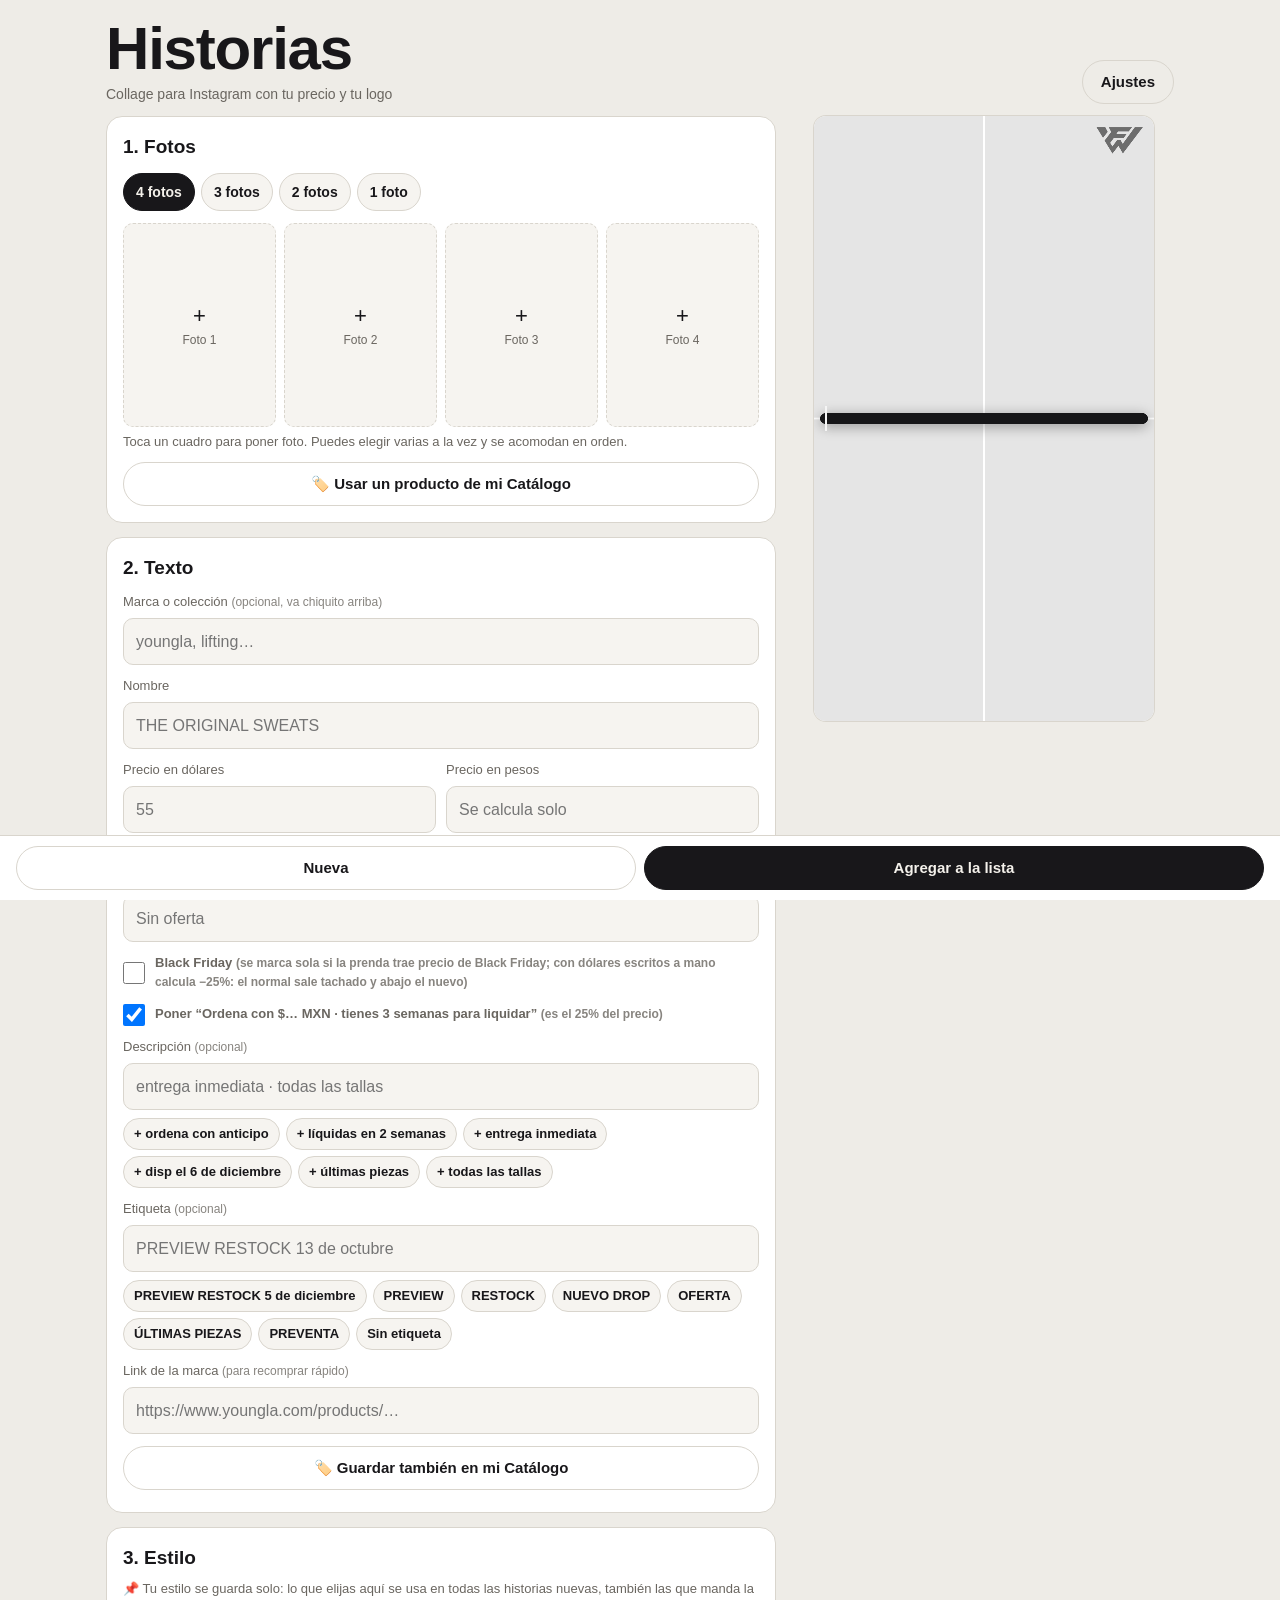
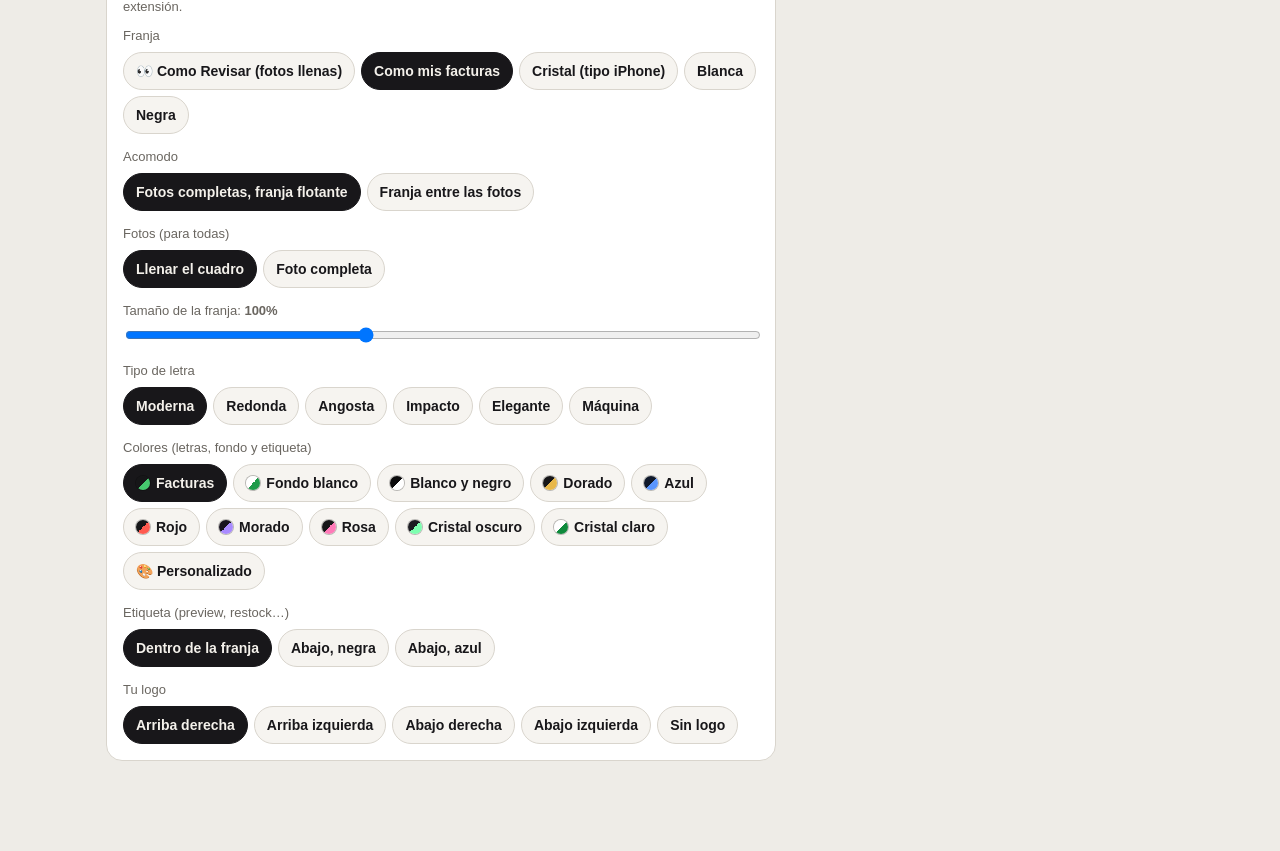
<file: historias/index.html>
<!doctype html>
<html lang="es">
<head>
<meta charset="utf-8">
<meta name="viewport" content="width=device-width, initial-scale=1, viewport-fit=cover">
<meta name="apple-mobile-web-app-capable" content="yes">
<meta name="mobile-web-app-capable" content="yes">
<meta name="theme-color" content="#18171A">
<title>Historias</title>
<link rel="manifest" href="manifest.webmanifest">
<link rel="icon" href="icon-180.png">
<link rel="apple-touch-icon" href="icon-180.png">
<meta name="apple-mobile-web-app-title" content="Historias">
<meta name="apple-mobile-web-app-status-bar-style" content="black-translucent">

<style>
:root{
  --bg:#EEECE7; --surface:#FFFFFF; --field:#F6F4F0; --line:#D9D5CD; --ink:#18171A; --muted:#6A6660;
  --inv-bg:#18171A; --inv-ink:#F4F1EB; --green:#1E9A4A; --red:#E0261B; --danger:#C4402F; color-scheme:light;
}
@media (prefers-color-scheme: dark){
  :root:not([data-theme="light"]){
    --bg:#0D0D0F; --surface:#161619; --field:#1D1D21; --line:#2B2B30; --ink:#ECE9E3; --muted:#8D8A85;
    --inv-bg:#ECE9E3; --inv-ink:#121214; --green:#46C86E; --danger:#FF6B57; color-scheme:dark;
  }
}
:root[data-theme="dark"]{
  --bg:#0D0D0F; --surface:#161619; --field:#1D1D21; --line:#2B2B30; --ink:#ECE9E3; --muted:#8D8A85;
  --inv-bg:#ECE9E3; --inv-ink:#121214; --green:#46C86E; --danger:#FF6B57; color-scheme:dark;
}
*,*::before,*::after{box-sizing:border-box}
[hidden]{display:none !important}
html{-webkit-text-size-adjust:100%}
body{margin:0;background:var(--bg);color:var(--ink);font-family:-apple-system,BlinkMacSystemFont,"Segoe UI",Roboto,"Helvetica Neue",Arial,sans-serif;font-size:16px;line-height:1.45;-webkit-font-smoothing:antialiased;padding-top:env(safe-area-inset-top,0px);padding-bottom:calc(90px + env(safe-area-inset-bottom,0px))}
button,input,select{font:inherit;color:inherit}
:focus-visible{outline:2px solid var(--ink);outline-offset:2px}
.sr{position:absolute;width:1px;height:1px;overflow:hidden;clip:rect(0 0 0 0);white-space:nowrap}
.wrap{max-width:1100px;margin:0 auto;padding:0 16px}
.top{display:flex;flex-wrap:wrap;align-items:flex-end;justify-content:space-between;gap:12px;padding:22px 0 12px}
.top h1{margin:0;font-size:clamp(38px,11vw,60px);line-height:.9;font-weight:800;letter-spacing:-.02em}
.sub{margin:8px 0 0;color:var(--muted);font-size:14px}
.btn{display:inline-flex;align-items:center;justify-content:center;gap:8px;min-height:44px;padding:0 18px;border-radius:999px;border:1px solid var(--inv-bg);background:var(--inv-bg);color:var(--inv-ink);font-weight:600;font-size:15px;cursor:pointer;text-decoration:none;white-space:nowrap}
.btn.ghost{background:transparent;color:var(--ink);border-color:var(--line)}
.btn.full{width:100%}
.btn.sm{min-height:36px;padding:0 12px;font-size:14px}
.btn[disabled]{opacity:.45;cursor:default}
input:not([type=file]):not([type=range]):not([type=checkbox]),select{display:block;width:100%;min-height:46px;padding:11px 12px;border-radius:10px;border:1px solid var(--line);background:var(--field);font-size:16px}
label{display:block;font-size:13px;color:var(--muted);margin-bottom:12px}
label>input,label>select{margin-top:6px}
.opt{font-size:12px;opacity:.8}
.grid2{display:grid;grid-template-columns:1fr 1fr;gap:0 10px}
.lay{display:grid;gap:18px}
@media (min-width:900px){.lay{grid-template-columns:minmax(0,1fr) 380px;align-items:start}.prev{position:sticky;top:16px}}
.card{background:var(--surface);border:1px solid var(--line);border-radius:16px;padding:16px}
.card h2{margin:0 0 12px;font-size:19px;font-weight:700}
.chips{display:flex;flex-wrap:wrap;gap:6px}
.chip{min-height:38px;padding:0 12px;border:1px solid var(--line);border-radius:999px;background:var(--field);color:var(--ink);font-weight:600;font-size:14px;cursor:pointer}
.chip.on{background:var(--inv-bg);color:var(--inv-ink);border-color:var(--inv-bg)}
.slots{display:grid;grid-template-columns:repeat(4,minmax(0,1fr));gap:8px;margin-top:12px}
.slot{position:relative;aspect-ratio:3/4;border-radius:10px;border:1px dashed var(--line);background:var(--field);display:grid;place-items:center;color:var(--muted);font-size:12px;text-align:center;cursor:pointer;overflow:hidden;padding:0}
.slot img{position:absolute;inset:0;width:100%;height:100%;object-fit:cover}
.slot.sel{outline:3px solid var(--ink);outline-offset:1px}
.slot b{font-size:22px;font-weight:400;display:block;color:var(--ink)}
.slot .n{position:absolute;left:5px;top:5px;background:var(--inv-bg);color:var(--inv-ink);border-radius:6px;font-size:11px;font-weight:700;padding:1px 6px}
.aj{margin-top:12px;padding:12px;border-radius:12px;background:var(--field)}
.aj input[type=range]{width:100%;accent-color:var(--ink)}
.aj label{margin-bottom:8px}
.price{display:grid;grid-template-columns:1fr 1fr;gap:0 10px;align-items:end}
.calc{font-size:13px;color:var(--muted);margin:-6px 0 12px}
.frases{margin:-4px 0 12px}
.frases .chip{min-height:32px;font-size:13px;padding:0 10px}
.prev canvas{width:100%;height:auto;border-radius:12px;display:block;box-shadow:0 0 0 1px var(--line);background:#fff}
.prev .pv{max-width:340px;margin:0 auto}
.dock{position:fixed;left:0;right:0;bottom:0;z-index:20;background:var(--surface);border-top:1px solid var(--line);padding:10px 16px calc(10px + env(safe-area-inset-bottom,0px));display:flex;gap:8px;align-items:center}
.dock .btn{flex:1}
.cola{display:grid;grid-template-columns:repeat(auto-fill,minmax(84px,1fr));gap:8px}
.cola .h{position:relative;border-radius:8px;overflow:hidden;box-shadow:0 0 0 1px var(--line)}
.cola img{width:100%;display:block;aspect-ratio:9/16;object-fit:cover}
.cola .h.env{box-shadow:0 0 0 3px #2f6fe0}
.cola button{position:absolute;right:4px;top:4px;width:26px;height:26px;border-radius:50%;border:0;background:rgba(0,0,0,.65);color:#fff;font-size:14px;cursor:pointer}
.note{font-size:13px;color:var(--muted);margin:6px 0 0}
.drawer{position:fixed;inset:0;z-index:60;display:flex;align-items:flex-end;justify-content:center;background:rgba(0,0,0,.45)}
.panel{width:min(100%,520px);max-height:90vh;overflow:auto;background:var(--surface);border-radius:20px 20px 0 0;padding:20px 16px calc(20px + env(safe-area-inset-bottom,0px))}
@media (min-width:600px){.drawer{align-items:center}.panel{border-radius:20px}}
.panel h2{margin:0 0 6px;font-size:24px;font-weight:800}
.panel p{margin:0 0 14px;color:var(--muted);font-size:15px}
.toast{position:fixed;left:50%;bottom:calc(86px + env(safe-area-inset-bottom,0px));transform:translate(-50%,12px);opacity:0;z-index:90;background:var(--inv-bg);color:var(--inv-ink);padding:10px 16px;border-radius:999px;font-size:14px;pointer-events:none;transition:opacity .2s,transform .2s;max-width:calc(100% - 32px);text-align:center}
.toast.on{opacity:1;transform:translate(-50%,0)}
</style>
</head>
<body>
<div class="wrap">
  <header class="top">
    <div><h1>Historias</h1><p class="sub" id="sub">Collage para Instagram con tu precio y tu logo</p></div>
    <button class="btn ghost" id="btnAj">Ajustes</button>
  </header>

  <div class="lay">
    <div style="display:grid;gap:14px">
      <section class="card">
        <h2>1. Fotos</h2>
        <div class="chips" id="disenos"></div>
        <div class="slots" id="slots"></div>
        <input type="file" id="fileIn" accept="image/*" multiple class="sr">
        <p class="note">Toca un cuadro para poner foto. Puedes elegir varias a la vez y se acomodan en orden.</p>
        <button class="btn ghost full" id="btnDelCat" style="margin-top:10px">🏷️ Usar un producto de mi Catálogo</button>
        <div class="aj" id="ajBox" hidden>
          <div class="chips" style="margin-bottom:10px" id="modos"></div>
          <label>Acercar<input type="range" min="1" max="2.5" step="0.02" id="ajZoom"></label>
          <label>Mover a los lados<input type="range" min="0" max="1" step="0.01" id="ajX"></label>
          <label>Mover arriba / abajo<input type="range" min="0" max="1" step="0.01" id="ajY"></label>
          <div style="display:flex;gap:8px"><button class="btn ghost sm" id="ajCambiar">Cambiar foto</button><button class="btn ghost sm" id="ajQuitar">Quitar</button><button class="btn ghost sm" id="ajReset">Restablecer</button></div>
        </div>
      </section>

      <section class="card">
        <h2>2. Texto</h2>
        <label>Marca o colección <span class="opt">(opcional, va chiquito arriba)</span><input id="tLinea1" placeholder="youngla, lifting…" autocomplete="off"></label>
        <label>Nombre<input id="tTitulo" placeholder="THE ORIGINAL SWEATS" autocomplete="off" autocapitalize="characters"></label>
        <div class="price">
          <label>Precio en dólares<input id="tUsd" inputmode="decimal" placeholder="55" autocomplete="off"></label>
          <label>Precio en pesos<input id="tMxn" inputmode="decimal" placeholder="Se calcula solo" autocomplete="off"></label>
        </div>
        <p class="calc" id="calc"></p>
        <label>Precio antes, en pesos <span class="opt">(opcional, para ofertas: sale tachado)</span><input id="tAntes" inputmode="decimal" placeholder="Sin oferta" autocomplete="off"></label>
        <label style="display:flex;align-items:center;gap:10px;margin:0 0 12px;font-weight:600"><input type="checkbox" id="tBF" style="width:22px;height:22px;min-height:0;margin:0;flex:none"><span>Black Friday <span class="opt">(se marca sola si la prenda trae precio de Black Friday; con dólares escritos a mano calcula −25%: el normal sale tachado y abajo el nuevo)</span></span></label>
        <label style="display:flex;align-items:center;gap:10px;margin:0 0 12px;font-weight:600"><input type="checkbox" id="tOrdena" checked style="width:22px;height:22px;min-height:0;margin:0;flex:none"><span id="tOrdenaTxt">Poner “Ordena con $… MXN · tienes 3 semanas para liquidar” <span class="opt">(es el 25% del precio)</span></span></label>
        <label>Descripción <span class="opt">(opcional)</span><input id="tDesc" placeholder="entrega inmediata · todas las tallas" autocomplete="off"></label>
        <div class="chips frases" id="frases"></div>
        <label>Etiqueta <span class="opt">(opcional)</span><input id="tEtiqueta" placeholder="PREVIEW RESTOCK 13 de octubre" autocomplete="off"></label>
        <div class="chips frases" id="etiquetas"></div>
        <label style="margin-top:6px">Link de la marca <span class="opt">(para recomprar rápido)</span><input id="tLink" inputmode="url" placeholder="https://www.youngla.com/products/…" autocomplete="off" autocapitalize="off"></label>
        <button class="btn ghost full" id="btnACat">🏷️ Guardar también en mi Catálogo</button>
        <p class="note" id="catNota"></p>
      </section>

      <section class="card">
        <h2>3. Estilo</h2>
        <p class="note" style="margin:-4px 0 10px">📌 Tu estilo se guarda solo: lo que elijas aquí se usa en todas las historias nuevas, también las que manda la extensión.</p>
        <p class="note" style="margin:0 0 6px">Franja</p><div class="chips" id="estilos"></div>
        <div id="rvBox" hidden style="margin-top:12px;padding:12px;border-radius:14px;box-shadow:inset 0 0 0 1px rgba(124,108,255,.45)">
          <p class="note" style="margin:0 0 8px">👀 <b>Como Revisar</b>: fotos llenas y el texto sobre una sombra. El título es lo que escribas en <b>Nombre</b> (tal cual, con minúsculas). Lo que cambies aquí es solo para esta historia, hasta que le des <b>📌 Fijar</b>.</p>
          <div class="grid2" style="grid-template-columns:repeat(3,1fr)">
            <label>Letra<input type="color" id="rvLetra" style="min-height:44px;padding:4px"></label>
            <label>Precio<input type="color" id="rvPrecio" style="min-height:44px;padding:4px"></label>
            <label>Sombra<input type="color" id="rvSombra" style="min-height:44px;padding:4px"></label>
            <label>Etiqueta<input type="color" id="rvEtqFondo" style="min-height:44px;padding:4px"></label>
            <label>Letra etiqueta<input type="color" id="rvEtqLetra" style="min-height:44px;padding:4px"></label>
          </div>
          <p class="note" style="margin:12px 0 6px">Texto (nombre y precio)</p><div class="chips" id="rvTexto"></div>
          <p class="note" style="margin:12px 0 6px">Etiqueta (BLACK FRIDAY…)</p><div class="chips" id="rvEtq"></div>
          <div style="display:flex;gap:8px;margin-top:12px;flex-wrap:wrap"><button type="button" class="btn" id="rvFijar">📌 Fijar como mi normal</button><button type="button" class="btn ghost" id="rvVolver">Volver a mi normal</button></div>
          <p class="note" id="rvNota" style="margin:8px 0 0"></p>
        </div>
        <p class="note" style="margin:14px 0 6px">Acomodo</p><div class="chips" id="flotas"></div>
        <p class="note" style="margin:14px 0 6px">Fotos (para todas)</p><div class="chips" id="modosTodos"></div>
        <label style="margin-top:14px">Tamaño de la franja: <b id="tamTxt">100%</b><input type="range" id="tamFranja" min="70" max="150" step="5" value="100" style="width:100%;min-height:0;padding:0"></label>
        <div id="fuenteBox"><p class="note" style="margin:14px 0 6px">Tipo de letra</p><div class="chips" id="fuentes"></div></div>
        <div id="colBox"><p class="note" style="margin:14px 0 6px">Colores (letras, fondo y etiqueta)</p><div class="chips" id="paletas"></div>
          <div class="grid2" id="colCustom" style="grid-template-columns:repeat(3,1fr);margin-top:10px" hidden>
            <label>Nombre<input type="color" id="cTit" style="min-height:44px;padding:4px"></label>
            <label>Precio<input type="color" id="cPre" style="min-height:44px;padding:4px"></label>
            <label>Descripción<input type="color" id="cDes" style="min-height:44px;padding:4px"></label>
            <label>Fondo<input type="color" id="cFon" style="min-height:44px;padding:4px"></label>
            <label>Etiqueta<input type="color" id="cEtq" style="min-height:44px;padding:4px"></label>
          </div></div>
        <p class="note" style="margin:14px 0 6px">Etiqueta (preview, restock…)</p><div class="chips" id="etqEst"></div>
        <p class="note" style="margin:14px 0 6px">Tu logo</p><div class="chips" id="logos"></div>
      </section>

      <section class="card" id="colaBox" hidden>
        <h2>Listas para subir <span id="colaN" style="color:var(--muted);font-weight:500"></span></h2>
        <div class="cola" id="cola"></div>
        <button type="button" class="btn ghost full" id="btnRestyle" style="margin-top:12px">🎨 Aplicar mi estilo actual a toda la lista</button>
        <button type="button" class="btn ghost full" id="btnBajar" style="margin-top:8px">⬇️ Bajar las primeras 10 a esta computadora</button>
        <div id="confirmaBox" hidden style="margin-top:12px;padding:14px;border-radius:14px;background:rgba(47,111,224,.1);box-shadow:inset 0 0 0 1px rgba(47,111,224,.35)">
          <p id="confirmaTxt" style="margin:0 0 10px;font-weight:600"></p>
          <div style="display:flex;gap:8px;flex-wrap:wrap">
            <button type="button" class="btn" id="btnSiLlego">✅ Sí, ya me llegaron · quitarlas</button>
            <button type="button" class="btn ghost" id="btnNoLlego">No, déjalas</button>
          </div>
        </div>
        <p class="note">Al guardarlas se van a tu carrete y las subes juntas a Instagram.</p>
      </section>
    </div>

    <aside class="prev"><div class="pv"><canvas id="pv" aria-label="Vista previa de la historia"></canvas></div></aside>
  </div>
</div>

<div class="dock">
  <button class="btn ghost" id="btnNueva">Nueva</button>
  <button class="btn" id="btnAgregar">Agregar a la lista</button>
  <button class="btn" id="btnGuardar" hidden>Guardar (0)</button>
</div>

<div class="drawer" id="aj" hidden>
  <div class="panel" role="dialog" aria-modal="true" aria-labelledby="ajTitle">
    <h2 id="ajTitle">Ajustes</h2>
    <p>Precio en pesos = dólares × tipo de cambio × (1 + margen). Son los mismos de tu Catálogo; si los cambias aquí, se usan en tus historias.</p>
    <div class="grid2">
      <label>Tipo de cambio<input id="aTc" inputmode="decimal" autocomplete="off"></label>
      <label>Margen %<input id="aMargen" inputmode="decimal" autocomplete="off"></label>
    </div>
    <label>Redondear<select id="aRed"><option value="10">A la decena ($1,152 → $1,160)</option><option value="50">A $50 ($1,152 → $1,200)</option><option value="100">A $100 ($1,152 → $1,200)</option><option value="1">Sin redondeo</option></select></label>
    <button class="btn full" id="aGuardar">Guardar</button>
    <button class="btn ghost full" id="aCerrar" style="margin-top:10px">Cerrar</button>
  </div>
</div>

<div class="drawer" id="catDr" hidden>
  <div class="panel" role="dialog" aria-modal="true" aria-labelledby="catT">
    <h2 id="catT">Tu Catálogo</h2>
    <input id="catQ" type="search" placeholder="Buscar producto" aria-label="Buscar producto" autocomplete="off" style="margin-bottom:10px">
    <div id="catLista"></div>
    <button class="btn ghost full" id="catCerrar" style="margin-top:12px">Cerrar</button>
  </div>
</div>
<style>
.cr{all:unset;box-sizing:border-box;display:grid;grid-template-columns:50px minmax(0,1fr) auto;gap:10px;align-items:center;width:100%;padding:10px 0;border-bottom:1px solid var(--line);cursor:pointer}
.cr img,.cr .ph{width:50px;height:62px;border-radius:8px;object-fit:cover;background:var(--field)}
.cr b{display:block;font-size:15px;overflow:hidden;text-overflow:ellipsis;white-space:nowrap}
.cr small{display:block;color:var(--muted);font-size:13px}
.cr .pr{font-weight:700;font-variant-numeric:tabular-nums}
</style>
<div class="toast" id="toast" role="status" aria-live="polite"></div>

<script>
/* Dibuja una historia de Instagram (1080 × 1920) al estilo FITWEARMX.
   La franja de texto va en su propio espacio: nunca tapa la ropa. */
(function(g){
'use strict';
const W=1080, H=1920, GAP=6;
const MONO='"Courier New", Courier, ui-monospace, monospace';
const SANS='-apple-system, BlinkMacSystemFont, "Helvetica Neue", Arial, sans-serif';
/* Tipos de letra de la franja (los que ya trae el iPhone y la Mac) */
const FUENTES={sans:SANS,redonda:'"SF Pro Rounded", ui-rounded, "Arial Rounded MT Bold", "Avenir Next", sans-serif',serif:'"Didot", "Bodoni 72", Georgia, "Times New Roman", serif',
  impacto:'Impact, "Arial Black", "Helvetica Neue", sans-serif',condensada:'"Avenir Next Condensed", "Helvetica Neue", "Arial Narrow", sans-serif',mono:MONO};
const F=o=>FUENTES[o&&o.fuente]||SANS;
const esFac=o=>o.estilo==='factura'||o.estilo==='cristal';
/* Paleta de tus facturas */
const K={bg:'#0c0c0d',card:'#161618',panel:'#1e1e21',line:'#303034',white:'#f5f5f5',grey:'#96969b',dim:'#69696e',green:'#46c86e'};

function cover(d,im,x,y,w,h,a){
  // a = {zoom, x, y}: acercar y mover la foto dentro de su espacio
  a=a||{}; const z=a.zoom||1, fx=a.x==null?.5:a.x, fy=a.y==null?.5:a.y;
  const iw=im.naturalWidth||im.width, ih=im.naturalHeight||im.height;
  const s=Math.max(w/iw,h/ih)*z, sw=w/s, sh=h/s;
  d.save(); d.beginPath(); d.rect(x,y,w,h); d.clip();
  d.drawImage(im,(iw-sw)*fx,(ih-sh)*fy,sw,sh,x,y,w,h);
  d.restore();
}
/* Color del fondo de la foto (promedio de las orillas) para rellenar sin que se note */
const bgCache=new WeakMap();
function colorFondo(im){
  if(bgCache.has(im)) return bgCache.get(im);
  let col='#ececec';
  try{
    const c=document.createElement('canvas'); c.width=40; c.height=60; const x=c.getContext('2d');
    x.drawImage(im,0,0,40,60); const px=x.getImageData(0,0,40,60).data; let r=0,g=0,b=0,n=0;
    const muestras=[];
    for(let yy=0;yy<14;yy++) for(let xx=0;xx<40;xx++){ if(xx>4&&xx<35&&yy>1) continue; const i=(yy*40+xx)*4; muestras.push([px[i],px[i+1],px[i+2]]); }
    const lum=m=>m[0]+m[1]+m[2]; muestras.sort((p,q)=>lum(p)-lum(q));
    muestras.slice(Math.floor(muestras.length*.25),Math.ceil(muestras.length*.75)).forEach(m=>{ r+=m[0]; g+=m[1]; b+=m[2]; n++; });
    col='rgb('+Math.round(r/n)+','+Math.round(g/n)+','+Math.round(b/n)+')';
  }catch(e){}
  bgCache.set(im,col); return col;
}
/* ¿Cuánto de la foto se perdería al llenar el espacio? */
function recorte(im,w,h){ const iw=im.naturalWidth||im.width, ih=im.naturalHeight||im.height; const a=iw/ih, b=w/h; return 1-Math.min(a,b)/Math.max(a,b); }
function contain(d,im,x,y,w,h,bg){
  const iw=im.naturalWidth||im.width, ih=im.naturalHeight||im.height, s=Math.min(w/iw,h/ih);
  d.fillStyle=bg; d.fillRect(x,y,w,h);
  d.drawImage(im,x+(w-iw*s)/2,y+(h-ih*s)/2,iw*s,ih*s);
}
function wrap(d,txt,max){
  const out=[]; let l='';
  String(txt).split(/\s+/).forEach(w=>{ const t=l?l+' '+w:w; if(d.measureText(t).width>max&&l){ out.push(l); l=w; } else l=t; });
  if(l) out.push(l); return out;
}
/* Mide y arma las líneas de la franja */
function armarFranja(d,o){
  const k=(o.tamano||100)/100, px=n=>Math.round(n*k); // tamaño de la franja
  const max=o.marca&&o.marcaPos==='franja'?W-300:W-80, filas=[];
  if(o.linea1){ d.font='500 '+px(34)+'px '+MONO; filas.push({t:o.linea1,f:'500 '+px(34)+'px '+MONO,h:px(44)}); }
  const tit=[o.titulo,o.precio,o.precioAntes?'(ANTES '+o.precioAntes+')':''].filter(Boolean).join(' ').trim();
  if(tit){
    let z=px(58); d.font='700 '+z+'px '+MONO;
    while(z>px(40)&&d.measureText(tit).width>max){ z-=2; d.font='700 '+z+'px '+MONO; }
    wrap(d,tit,max).forEach(l=>filas.push({t:l,f:'700 '+z+'px '+MONO,h:z*1.18}));
  }
  if(o.ordena){ d.font='700 '+px(34)+'px '+MONO; wrap(d,o.ordena,max).forEach(l=>filas.push({t:l,f:'700 '+px(34)+'px '+MONO,h:px(46)})); }
  if(o.linea3){ d.font='500 '+px(36)+'px '+MONO; wrap(d,o.linea3,max).forEach(l=>filas.push({t:l,f:'500 '+px(36)+'px '+MONO,h:px(46)})); }
  const alto=filas.reduce((a,f)=>a+f.h,0)+(filas.length?px(52):0);
  return {filas,alto};
}
function franjaFactura(d,o){
  const k=(o.tamano||100)/100, px=n=>Math.round(n*k); // tamaño de la franja
  const max=W-110, filas=[];
  if(o.etiqueta&&o.etqEstilo==='franja') filas.push({tipo:'etq',t:String(o.etiqueta).toUpperCase(),f:'800 '+px(30)+'px '+F(o),h:px(48)});
  if(o.linea1) filas.push({tipo:'l1',t:String(o.linea1).toUpperCase(),f:'600 '+px(28)+'px '+F(o),h:px(40)});
  const tit=(o.titulo||'').trim(), pre=(o.precio||'').trim(), ant=pre&&(o.precioAntes||'').trim();
  if(tit||pre){
    let z=px(60); const medir=()=>{ d.font='800 '+z+'px '+F(o); const a=d.measureText(tit).width; d.font='800 '+z+'px '+F(o); const b=pre?d.measureText('  '+pre).width:0;
      d.font='600 '+Math.round(z*.62)+'px '+F(o); const c=ant?d.measureText('  '+ant).width:0; return a+b+c; };
    while(z>px(40)&&medir()>max) z-=2;
    if(medir()<=max) filas.push({tipo:'tit',tit,pre,ant,z,h:z*1.2});
    else { d.font='800 '+z+'px '+F(o); wrap(d,tit,max).forEach(l=>filas.push({tipo:'tit',tit:l,pre:'',z,h:z*1.2})); if(pre) filas.push({tipo:'tit',tit:'',pre,ant,z,h:z*1.2}); }
  }
  if(o.ordena){ d.font='700 '+px(36)+'px '+F(o); wrap(d,o.ordena,max).forEach(l=>filas.push({tipo:'ord',t:l,f:'700 '+px(36)+'px '+F(o),h:px(50)})); }
  if(o.linea3){ d.font='500 '+px(34)+'px '+F(o); wrap(d,o.linea3,max).forEach(l=>filas.push({tipo:'l3',t:l,f:'500 '+px(34)+'px '+F(o),h:px(46)})); }
  return {filas,alto:filas.reduce((a,f)=>a+f.h,0)+(filas.length?px(70):0),factura:true};
}
function hexRGB(h){ const m=/^#?([0-9a-f]{6})$/i.exec(h||''); if(!m) return [22,22,24]; const n=parseInt(m[1],16); return [n>>16&255,n>>8&255,n&255]; }
function tono(h,f){ const c=hexRGB(h); return 'rgb('+c.map(v=>Math.max(0,Math.min(255,Math.round(v*f)))).join(',')+')'; }
function claro(h){ const c=hexRGB(h); return (0.299*c[0]+0.587*c[1]+0.114*c[2])>150; }
function alfa(h,a){ const c=hexRGB(h); return 'rgba('+c.join(',')+','+a+')'; }
function pintarFactura(d,y,fr,o){
  const C=Object.assign({titulo:K.white,precio:K.green,desc:K.grey,fondo:K.card,etiqueta:'#5a96ff'},(o&&o.colores)||{});
  const m=18;
  if(o.flota){ d.save(); d.shadowColor='rgba(0,0,0,.35)'; d.shadowBlur=40; d.shadowOffsetY=8; rr(d,m,y+m,W-2*m,fr.alto-2*m,22); d.fillStyle=C.fondo; d.fill(); d.restore(); } // flota sobre las fotos
  else { d.fillStyle=claro(C.fondo)?tono(C.fondo,.93):tono(C.fondo,.55); d.fillRect(0,y,W,fr.alto); }
  rr(d,m,y+m,W-2*m,fr.alto-2*m,22); d.fillStyle=C.fondo; d.fill();
  d.fillStyle=C.titulo; d.fillRect(m+18,y+m+22,6,fr.alto-2*m-44);   // barrita blanca como en "MUCHAS GRACIAS POR TU COMPRA"
  textosFranja(d,y,fr,o,C);
}
/* Cristal tipo iPhone: lo que hay detrás se ve borroso a través de la franja */
function pintarCristal(d,y,fr,o){
  const C=Object.assign({titulo:'#ffffff',precio:'#7dffb0',desc:'#ececf1',fondo:'#1c1c22',etiqueta:'#ffffff'},(o&&o.colores)||{});
  const m=30, x=m, w=W-2*m, h=fr.alto-24, yy=y+12, r=48;
  // desenfoque: se achica mucho lo de atrás (en dos pasos) y se vuelve a agrandar
  const paso=(src,sx,sy,sw,sh,f)=>{ const c=document.createElement('canvas'); c.width=Math.max(1,Math.round(sw/f)); c.height=Math.max(1,Math.round(sh/f));
    const g=c.getContext('2d'); g.imageSmoothingEnabled=true; g.imageSmoothingQuality='high'; g.drawImage(src,sx,sy,sw,sh,0,0,c.width,c.height); return c; };
  const a=paso(d.canvas,x,yy,w,h,6), b=paso(a,0,0,a.width,a.height,5);
  d.save(); d.shadowColor='rgba(0,0,0,.30)'; d.shadowBlur=60; d.shadowOffsetY=14; rr(d,x,yy,w,h,r); d.fillStyle=alfa(C.fondo,.25); d.fill(); d.restore();
  d.save(); rr(d,x,yy,w,h,r); d.clip(); d.imageSmoothingEnabled=true; d.imageSmoothingQuality='high'; d.drawImage(b,0,0,b.width,b.height,x-20,yy-20,w+40,h+40);
  d.fillStyle=alfa(C.fondo,claro(C.fondo)?.55:.42); d.fillRect(x,yy,w,h);
  const brillo=d.createLinearGradient(0,yy,0,yy+h); brillo.addColorStop(0,'rgba(255,255,255,.22)'); brillo.addColorStop(.45,'rgba(255,255,255,0)'); d.fillStyle=brillo; d.fillRect(x,yy,w,h);
  d.restore();
  rr(d,x+1,yy+1,w-2,h-2,r); d.lineWidth=2; d.strokeStyle='rgba(255,255,255,.38)'; d.stroke();
  textosFranja(d,y,fr,o,C);
}
function textosFranja(d,y,fr,o,C){
  d.textBaseline='middle'; let cy=y+(fr.alto-fr.filas.reduce((a,f)=>a+f.h,0))/2; // centrado en la franja
  fr.filas.forEach(f=>{
    const mid=cy+f.h/2;
    if(f.tipo==='tit'){
      d.font='800 '+f.z+'px '+F(o); const a=d.measureText(f.tit).width, b=f.pre?d.measureText((f.tit?'  ':'')+f.pre).width:0;
      const za=Math.round(f.z*.62); d.font='600 '+za+'px '+F(o); const sp=f.ant?d.measureText('  ').width:0, c=f.ant?d.measureText(f.ant).width:0, x0=(W-a-b-sp-c)/2;
      d.font='800 '+f.z+'px '+F(o);
      d.textAlign='left'; d.fillStyle=C.titulo; d.fillText(f.tit,x0,mid); if(f.pre){ d.fillStyle=C.precio; d.fillText((f.tit?'  ':'')+f.pre,x0+a,mid); }
      if(f.ant){ // precio de antes, tachado
        const xa=x0+a+b+sp; d.font='600 '+za+'px '+F(o); d.fillStyle=alfa(C.desc,.9); d.fillText(f.ant,xa,mid+f.z*.08);
        d.fillRect(xa-2,mid+f.z*.08-2,c+4,Math.max(3,za*.08)); }
    } else if(f.tipo==='etq'){ d.font=f.f; const tw=d.measureText(f.t).width+40, x=(W-tw)/2; rr(d,x,mid-f.h*.44,tw,f.h*.875,f.h*.44); d.fillStyle=alfa(C.etiqueta,.18); d.fill(); d.fillStyle=C.etiqueta; d.textAlign='center'; d.fillText(f.t,W/2,mid+1); }
    else { d.font=f.f; d.textAlign='center'; d.fillStyle=f.tipo==='ord'?C.precio:f.tipo==='l1'?alfa(C.desc,.75):C.desc; d.fillText(f.t,W/2,mid); }
    cy+=f.h;
  });
}
function rr(d,x,y,w,h,r){d.beginPath();d.moveTo(x+r,y);d.arcTo(x+w,y,x+w,y+h,r);d.arcTo(x+w,y+h,x,y+h,r);d.arcTo(x,y+h,x,y,r);d.arcTo(x,y,x+w,y,r);d.closePath();}
function pintarFranja(d,y,fr,o){
  if(fr.factura){ if(o.estilo==='cristal') pintarCristal(d,y,fr,o); else pintarFactura(d,y,fr,o); return; }
  const lg=o.marca, enFranja=lg&&lg.negro&&o.marcaPos==='franja';
  const negro=o.estilo!=='blanco';
  d.fillStyle=negro?'#0b0b0c':'#ffffff'; d.fillRect(0,y,W,fr.alto);
  if(!negro){ d.fillStyle='#0b0b0c'; d.fillRect(0,y,W,3); d.fillRect(0,y+fr.alto-3,W,3); }
  d.fillStyle=negro?'#ffffff':'#0b0b0c'; d.textAlign='center'; d.textBaseline='middle';
  let cy=y+26;
  fr.filas.forEach(f=>{ d.font=f.f; d.fillText(f.t,W/2,cy+f.h/2); cy+=f.h; });
  if(enFranja){ const im=negro?(lg.crema||lg.negro):lg.negro, h=Math.min(fr.alto-40,80), w=h*im.naturalWidth/im.naturalHeight;
    d.drawImage(im,34,y+(fr.alto-h)/2,w,h); d.drawImage(im,W-34-w,y+(fr.alto-h)/2,w,h); }
}
function etiqueta(d,o,yBase){
  if(!o.etiqueta||o.etqEstilo==='franja') return;
  if(esFac(o)&&o.etqEstilo&&o.etqEstilo!=='rojo'){
    const CE=(o.colores&&o.colores.etiqueta)||'#5a96ff', CF=(o.colores&&o.colores.fondo)||K.card;
    d.font='700 36px '+SANS; const t=String(o.etiqueta).toUpperCase(), tw=d.measureText(t).width+(o.etqEstilo==='negro'?96:64), th=72, x=(W-tw)/2, y=yBase-th-36;
    if(o.etqEstilo==='negro'){ rr(d,x,y,tw,th,36); d.fillStyle=CF; d.fill(); d.lineWidth=2; d.strokeStyle=K.line; d.stroke();
      d.fillStyle=CE; d.beginPath(); d.arc(x+38,y+th/2,9,0,Math.PI*2); d.fill();
      d.fillStyle=(o.colores&&o.colores.titulo)||K.white; d.textAlign='left'; d.textBaseline='middle'; d.fillText(t,x+62,y+th/2+1); }
    else { rr(d,x,y,tw,th,36); d.fillStyle=CE; d.fill(); d.fillStyle=claro(CE)?'#0b0b0c':'#ffffff'; d.textAlign='center'; d.textBaseline='middle'; d.fillText(t,W/2,y+th/2+1); }
    return;
  }
  d.font=esFac(o)?'700 38px '+SANS:'600 40px '+MONO; const tw=d.measureText(o.etiqueta).width+60, th=74;
  const x=(W-tw)/2, y=yBase-th-36;
  d.fillStyle='#E0261B'; if(esFac(o)){ rr(d,x,y,tw,th,14); d.fill(); d.font='700 38px '+SANS; } else d.fillRect(x,y,tw,th);
  d.fillStyle='#ffffff'; d.textAlign='center'; d.textBaseline='middle'; d.fillText(o.etiqueta,W/2,y+th/2+2);
}
/* Marca de agua: tu logo chiquito en una esquina, negro sobre fondo claro o claro sobre fondo oscuro */
function marcaAgua(d,o){
  const lg=o.marca; if(!lg||!lg.negro||o.marcaPos==='franja') return;
  const w=150, h=w*(lg.negro.naturalHeight/lg.negro.naturalWidth), m=34;
  const pos=o.marcaPos||'arriba-der';
  const x=pos.endsWith('izq')?m:W-w-m, y=pos.startsWith('abajo')?H-h-m-(o.etiqueta?120:0):m;
  let claro=true;
  try{ const px=d.getImageData(x,y,w,h).data; let s=0,n=0; for(let i=0;i<px.length;i+=64){ s+=px[i]+px[i+1]+px[i+2]; n++; } claro=s/n/3>140; }catch(e){}
  d.save(); d.globalAlpha=o.marcaOpacidad||.55; d.drawImage(claro?lg.negro:(lg.crema||lg.negro),x,y,w,h); d.restore();
}
/* o = {diseno:'4'|'3'|'2'|'1', fotos:[Image], ajustes:[{zoom,x,y}], completa:bool,
        linea1, titulo, precio, linea3, etiqueta, estilo:'negro'|'blanco'} */
/* Estilo "Como Revisar" (igual a la vista previa de Revisar de la extensión, 17-nov-2026):
   fotos llenas (1 todo · 2 arriba/abajo · 3 grande arriba y dos abajo · 4 cuadrícula), sombra oscura con nombre, color y precio,
   etiqueta negra con borde blanco. o.rv = {letra, precio, sombra, etqFondo, etqLetra, texto:'abajo'|'centro'|'arriba', etqPos:'arriba-izq'|'arriba-der'|'texto'} */
const RV_BASE={letra:'#ffffff',precio:'#ffffff',sombra:'#000000',etqFondo:'#000000',etqLetra:'#ffffff',texto:'abajo',etqPos:'arriba-izq'};
function rgba(hex,a){ const h=String(hex||'#000').replace('#',''), v=parseInt(h.length===3?h.split('').map(c=>c+c).join(''):h,16)||0; return 'rgba('+(v>>16&255)+','+(v>>8&255)+','+(v&255)+','+a+')'; }
function dibujarRevisar(d,o){
  const r=Object.assign({},RV_BASE,o.rv||{}), fotos=(o.fotos||[]).filter(Boolean), aj=o.ajustes||[], g=2, mh=H/2, cw=(W-g)/2, fu=F(o);
  const n=o.diseno==='4'?4:o.diseno==='3'?3:o.diseno==='2'?2:1;
  d.fillStyle='#000'; d.fillRect(0,0,W,H);
  const poner=(i,x,y,w,h,arriba)=>{ const im=fotos[i]; if(!im){ d.fillStyle='#1a1a1a'; d.fillRect(x,y,w,h); return; }
    const a=Object.assign({},aj[i]||{}); if(arriba&&a.y==null) a.y=.35; cover(d,im,x,y,w,h,a); };
  if(n===1) poner(0,0,0,W,H);
  else if(n===2){ poner(0,0,0,W,mh-g/2,1); poner(1,0,mh+g/2,W,mh-g/2); }
  else if(n===3){ poner(0,0,0,W,mh-g/2,1); poner(1,0,mh+g/2,cw,mh-g/2); poner(2,cw+g,mh+g/2,cw,mh-g/2); }
  else { poner(0,0,0,cw,mh-g/2); poner(1,cw+g,0,cw,mh-g/2); poner(2,0,mh+g/2,cw,mh-g/2); poner(3,cw+g,mh+g/2,cw,mh-g/2); }
  // renglones del texto
  const M=56, max=W-M*2, filas=[];
  const fit=(t,peso,tam)=>{ d.font=peso+' '+tam+'px '+fu; return wrap(d,t,max); };
  if(o.linea1) fit(o.linea1.toUpperCase(),'700',34).forEach(t=>filas.push({t,f:'700 34px '+fu,h:46,c:rgba(r.letra,.8)}));
  if(o.titulo) fit(o.titulo,'800',70).forEach(t=>filas.push({t,f:'800 70px '+fu,h:84,c:r.letra}));
  if(o.linea3) fit(o.linea3,'500',44).forEach(t=>filas.push({t,f:'500 44px '+fu,h:58,c:rgba(r.letra,.85)}));
  if(o.precio) filas.push({tipo:'precio',h:128});
  if(o.ordena) fit(o.ordena,'700',36).forEach(t=>filas.push({t,f:'700 36px '+fu,h:50,c:r.letra}));
  const etqTxt=(o.etiqueta||'').toUpperCase(), conEtq=!!etqTxt&&r.etqPos==='texto', alto=filas.reduce((s,f)=>s+f.h,0)+(conEtq?90:0);
  const topEtq=etqTxt&&r.etqPos!=='texto'?100:0;
  const y0=r.texto==='arriba'?M+topEtq:r.texto==='centro'?Math.round((H-alto)/2):H-M-alto-(st0(o)?110:0);
  // sombra detrás del texto (se desvanece hacia las fotos)
  const pad=220, ya=Math.max(0,y0-pad), yb=Math.min(H,y0+alto+pad);
  let gr;
  if(r.texto==='abajo'){ gr=d.createLinearGradient(0,ya,0,H); gr.addColorStop(0,rgba(r.sombra,0)); gr.addColorStop(.45,rgba(r.sombra,.6)); gr.addColorStop(1,rgba(r.sombra,.9)); d.fillStyle=gr; d.fillRect(0,ya,W,H-ya); }
  else if(r.texto==='arriba'){ gr=d.createLinearGradient(0,0,0,yb); gr.addColorStop(0,rgba(r.sombra,.9)); gr.addColorStop(.55,rgba(r.sombra,.6)); gr.addColorStop(1,rgba(r.sombra,0)); d.fillStyle=gr; d.fillRect(0,0,W,yb); }
  else { gr=d.createLinearGradient(0,ya,0,yb); gr.addColorStop(0,rgba(r.sombra,0)); gr.addColorStop(.3,rgba(r.sombra,.75)); gr.addColorStop(.7,rgba(r.sombra,.75)); gr.addColorStop(1,rgba(r.sombra,0)); d.fillStyle=gr; d.fillRect(0,ya,W,yb-ya); }
  const chapa=(x,y,derecha)=>{ d.font='800 40px '+fu; const tw=Math.min(d.measureText(etqTxt).width,W-M*2-40), w=tw+44, h=66, xx=derecha?x-w:x;
    d.fillStyle=r.etqFondo; rr(d,xx,y,w,h,14); d.fill(); d.lineWidth=4; d.strokeStyle=r.etqLetra; rr(d,xx,y,w,h,14); d.stroke();
    d.fillStyle=r.etqLetra; d.textBaseline='middle'; d.textAlign='left'; d.fillText(etqTxt,xx+22,y+h/2+2,W-M*2-40); d.textBaseline='alphabetic'; };
  if(etqTxt&&r.etqPos==='arriba-izq') chapa(M,M,false);
  if(etqTxt&&r.etqPos==='arriba-der') chapa(W-M,M,true);
  let y=y0; if(conEtq){ chapa(M,y,false); y+=90; }
  d.textAlign='left'; d.shadowColor='rgba(0,0,0,.35)'; d.shadowBlur=8;
  filas.forEach(f=>{
    if(f.tipo==='precio'){ d.font='800 112px '+fu; d.fillStyle=r.precio; d.fillText(o.precio,M,y+104); const pw=d.measureText(o.precio).width;
      if(o.precioAntes){ d.font='600 54px '+fu; d.fillStyle=rgba(r.letra,.7); const x=M+pw+26; d.fillText(o.precioAntes,x,y+100); const aw=d.measureText(o.precioAntes).width; d.fillRect(x,y+82,aw,5); }
    } else { d.font=f.f; d.fillStyle=f.c; d.fillText(f.t,M,y+f.h-14); }
    y+=f.h; });
  d.shadowBlur=0; d.shadowColor='transparent';
}
const st0=o=>o.marca&&String(o.marcaPos||'').startsWith('abajo'); // si el logo va abajo, el texto sube para no taparlo
function dibujar(canvas,o){
  canvas.width=W; canvas.height=H;
  const d=canvas.getContext('2d'); d.imageSmoothingQuality='high';
  if(o.estilo==='revisar'){ dibujarRevisar(d,o); marcaAgua(d,o); return canvas; }
  d.fillStyle='#ffffff'; d.fillRect(0,0,W,H);
  const fr=esFac(o)?franjaFactura(d,o):armarFranja(d,o), fotos=(o.fotos||[]).filter(Boolean), aj=o.ajustes||[];
  const n=o.diseno==='4'?4:o.diseno==='3'?3:o.diseno==='2'?2:1;
  const bg=o.estilo==='blanco'?'#f2f2f2':'#ececec';
  const poner=(i,x,y,w,h)=>{ const im=fotos[i]; if(!im){ d.fillStyle='#e5e5e5'; d.fillRect(x,y,w,h); return; }
    const a=aj[i]||{}, modo=a.modo||o.modoFoto||'llenar'; // lo de cada foto manda; si no, siempre se llena el cuadro
    // automático: si llenar el espacio cortaría más de un tercio de la foto, se muestra completa
    const completa=modo==='completa'||(modo!=='llenar'&&(o.completa||recorte(im,w,h)>.33));
    if(completa) contain(d,im,x,y,w,h,colorFondo(im)); else cover(d,im,x,y,w,h,a); };
  if(o.flota){ // las fotos llenan toda la historia y la franja flota encima (no se achican las fotos)
    const g=GAP, mh=H/2;
    if(n===1) poner(0,0,0,W,H);
    else if(n===2){ poner(0,0,0,W,mh-g/2); poner(1,0,mh+g/2,W,mh-g/2); }
    else if(n===3){ const cw=(W-g)/2; poner(0,0,0,W,mh-g/2); poner(1,0,mh+g/2,cw,mh-g/2); poner(2,cw+g,mh+g/2,cw,mh-g/2); }
    else { const cw=(W-g)/2; poner(0,0,0,cw,mh-g/2); poner(1,cw+g,0,cw,mh-g/2); poner(2,0,mh+g/2,cw,mh-g/2); poner(3,cw+g,mh+g/2,cw,mh-g/2); }
    const fy=n===1?Math.round(H*.70-fr.alto/2):Math.round((H-fr.alto)/2);
    pintarFranja(d,fy,fr,o); etiqueta(d,o,n===1?fy:H);
  } else if(n===1){
    const ph=H-fr.alto; poner(0,0,0,W,ph); pintarFranja(d,ph,fr,o); etiqueta(d,o,ph);
  } else {
    const fy=Math.round((H-fr.alto)/2), hb=H-fy-fr.alto;
    if(n===2){ poner(0,0,0,W,fy); poner(1,0,fy+fr.alto,W,hb); }
    else if(n===3){ // 3 fotos: una grande arriba y dos abajo
      const cw=(W-GAP)/2;
      poner(0,0,0,W,fy-GAP/2); poner(1,0,fy+fr.alto+GAP/2,cw,hb-GAP/2); poner(2,cw+GAP,fy+fr.alto+GAP/2,cw,hb-GAP/2);
    }
    else {
      const cw=(W-GAP)/2;
      poner(0,0,0,cw,fy-GAP/2); poner(1,cw+GAP,0,cw,fy-GAP/2);
      poner(2,0,fy+fr.alto+GAP/2,cw,hb-GAP/2); poner(3,cw+GAP,fy+fr.alto+GAP/2,cw,hb-GAP/2);
    }
    pintarFranja(d,fy,fr,o); etiqueta(d,o,H);
  }
  marcaAgua(d,o);
  return canvas;
}
g.Historia={dibujar,W,H};
})(window);

</script>
<script src="../comun/productos.js"></script>
<script src="../comun/precios.js"></script>
<script>
(function(){
'use strict';
const $=s=>document.querySelector(s);
const LOGO_NEGRO='[data-uri]', LOGO_CREMA='[data-uri]';
const num=v=>{const n=parseFloat(String(v==null?'':v).replace(/[^0-9.\-]/g,''));return isFinite(n)?n:0;};
const esc=s=>String(s==null?'':s).replace(/[&<>"']/g,c=>({'&':'&amp;','<':'&lt;','>':'&gt;','"':'&quot;',"'":'&#39;'}[c]));
const MESES=['enero','febrero','marzo','abril','mayo','junio','julio','agosto','septiembre','octubre','noviembre','diciembre'];
const LS={get(k,d){try{const v=localStorage.getItem('historias_'+k);return v==null?d:JSON.parse(v);}catch(e){return d;}},set(k,v){try{localStorage.setItem('historias_'+k,JSON.stringify(v));}catch(e){}}};

/* ajustes: si no hay propios, toma los del Catálogo */
let AJ=LS.get('ajustes',null);
if(!AJ){ AJ={tc:18,margen:60,red:10}; try{ Object.assign(AJ,JSON.parse(localStorage.getItem('catalogo_db_ajustes')||'{}')); }catch(e){} }
function pesos(usd){ const v=num(usd)*num(AJ.tc)*(1+num(AJ.margen)/100), r=num(AJ.red)||1; return v?Math.ceil(v/r-1e-9)*r:0; }

/* estado de la historia actual */
const st=Object.assign({diseno:'4',estilo:'factura',etq:'franja',marcaPos:'arriba-der',marca:true,paleta:'facturas',flota:true,fuente:'sans',tamano:100,modoFoto:''},LS.get('estilo',{}));
/* estilo "Como Revisar": rv = lo de esta historia; 'rvFijo' = tu normal (📌 Fijar). Al empezar otra historia vuelve a tu normal. */
const RV_DEF={letra:'#ffffff',precio:'#ffffff',sombra:'#000000',etqFondo:'#000000',etqLetra:'#ffffff',texto:'abajo',etqPos:'arriba-izq'};
const rvFijo=()=>Object.assign({},RV_DEF,LS.get('rvFijo',{}));
let rv=rvFijo();
let fotos=[null,null,null,null], ajustes=[{},{},{},{}], sel=-1, cola=[], mxnManual=false, pendientes=0; // pendientes: las del inicio de la lista que mandaste y esperan tu confirmación
const marca={negro:new Image(),crema:new Image()}; marca.negro.src=LOGO_NEGRO; marca.crema.src=LOGO_CREMA;

/* frases guardadas */
const hoyMas=d=>{ const x=new Date(); x.setDate(x.getDate()+d); return x.getDate()+' de '+MESES[x.getMonth()]; };
const FRASES=['ordena con anticipo','líquidas en 2 semanas','entrega inmediata','disp el '+hoyMas(1),'últimas piezas','todas las tallas'];
const ETIQ=['PREVIEW RESTOCK '+hoyMas(0),'PREVIEW','RESTOCK','NUEVO DROP','OFERTA','ÚLTIMAS PIEZAS','PREVENTA'];

const PALETAS={
  facturas:{n:'Facturas',titulo:'#f5f5f5',precio:'#46c86e',desc:'#96969b',fondo:'#161618',etiqueta:'#5a96ff'},
  blanca:{n:'Fondo blanco',titulo:'#0b0b0c',precio:'#1e9a4a',desc:'#5a5a60',fondo:'#ffffff',etiqueta:'#2f6fe0'},
  negro:{n:'Blanco y negro',titulo:'#ffffff',precio:'#ffffff',desc:'#b9b9be',fondo:'#0b0b0c',etiqueta:'#ffffff'},
  dorado:{n:'Dorado',titulo:'#f5f5f5',precio:'#e8b84a',desc:'#c9b48a',fondo:'#161618',etiqueta:'#e8b84a'},
  azul:{n:'Azul',titulo:'#f5f5f5',precio:'#5a96ff',desc:'#9fb6dc',fondo:'#10192b',etiqueta:'#5a96ff'},
  rojo:{n:'Rojo',titulo:'#f5f5f5',precio:'#ff5a4f',desc:'#c9a3a0',fondo:'#161618',etiqueta:'#ff5a4f'},
  morado:{n:'Morado',titulo:'#f5f5f5',precio:'#a98bff',desc:'#b4a9d6',fondo:'#17131f',etiqueta:'#a98bff'},
  rosa:{n:'Rosa',titulo:'#f5f5f5',precio:'#ff7ab8',desc:'#d6a9c0',fondo:'#161618',etiqueta:'#ff7ab8'},
  cristal:{n:'Cristal oscuro',titulo:'#ffffff',precio:'#7dffb0',desc:'#ececf1',fondo:'#1c1c22',etiqueta:'#ffffff'},
  cristalClaro:{n:'Cristal claro',titulo:'#0b0b0c',precio:'#0f8a3c',desc:'#3a3a40',fondo:'#ffffff',etiqueta:'#2f6fe0'}
};
function colores(){ if(st.paleta==='personal') return Object.assign({},PALETAS.facturas,st.colores||{}); return PALETAS[st.paleta]||PALETAS.facturas; }
function swatch(v){ return 'background:linear-gradient(135deg,'+v.fondo+' 50%,'+v.precio+' 50%)'; }
function chipsPaleta(){
  $('#paletas').innerHTML=Object.entries(PALETAS).map(([k,v])=>'<button type="button" class="chip'+(st.paleta===k?' on':'')+'" data-pal="'+k+'"><span style="display:inline-block;width:14px;height:14px;border-radius:50%;'+swatch(v)+';margin-right:6px;vertical-align:-2px;box-shadow:0 0 0 1px rgba(0,0,0,.25)"></span>'+v.n+'</button>').join('')+
    '<button type="button" class="chip'+(st.paleta==='personal'?' on':'')+'" data-pal="personal">🎨 Personalizado</button>';
  $('#colCustom').hidden=st.paleta!=='personal'; const c=colores(); $('#cTit').value=c.titulo; $('#cPre').value=c.precio; $('#cDes').value=c.desc; $('#cFon').value=c.fondo; $('#cEtq').value=c.etiqueta;
  $('#colBox').hidden=!(st.estilo==='factura'||st.estilo==='cristal'); $('#fuenteBox').hidden=$('#colBox').hidden&&st.estilo!=='revisar';
}
function chips(el,ops,val,key){ el.innerHTML=ops.map(o=>'<button type="button" class="chip'+(val===o[0]?' on':'')+'" data-'+key+'="'+esc(o[0])+'">'+esc(o[1])+'</button>').join(''); }
function pintarOpciones(){
  chips($('#disenos'),[['4','4 fotos'],['3','3 fotos'],['2','2 fotos'],['1','1 foto']],st.diseno,'dis');
  chips($('#estilos'),[['revisar','👀 Como Revisar (fotos llenas)'],['factura','Como mis facturas'],['cristal','Cristal (tipo iPhone)'],['blanco','Blanca'],['negro','Negra']],st.estilo,'est');
  pintarRv();
  $('#tamFranja').value=st.tamano||100; $('#tamTxt').textContent=(st.tamano||100)+'%';
  chips($('#modosTodos'),[['llenar','Llenar el cuadro'],['completa','Foto completa']],st.modoFoto==='completa'?'completa':'llenar','mt');
  chips($('#flotas'),[['si','Fotos completas, franja flotante'],['no','Franja entre las fotos']],st.flota===false?'no':'si','flo');
  chips($('#fuentes'),[['sans','Moderna'],['redonda','Redonda'],['condensada','Angosta'],['impacto','Impacto'],['serif','Elegante'],['mono','Máquina']],st.fuente||'sans','fue');
  chips($('#etqEst'),[['franja','Dentro de la franja'],['negro','Abajo, negra'],['azul','Abajo, azul']],st.etq,'etqe');
  chips($('#logos'),[['arriba-der','Arriba derecha'],['arriba-izq','Arriba izquierda'],['abajo-der','Abajo derecha'],['abajo-izq','Abajo izquierda'],['no','Sin logo']],st.marca?st.marcaPos:'no','logo');
  chipsPaleta();
  $('#frases').innerHTML=FRASES.map(f=>'<button type="button" class="chip" data-frase="'+esc(f)+'">+ '+esc(f)+'</button>').join('');
  $('#etiquetas').innerHTML=ETIQ.map(f=>'<button type="button" class="chip" data-etq="'+esc(f)+'">'+esc(f)+'</button>').join('')+'<button type="button" class="chip" data-etq="">Sin etiqueta</button>';
}
function pintarRv(){
  const b=$('#rvBox'); if(!b) return; b.hidden=st.estilo!=='revisar'; if(b.hidden) return;
  [['rvLetra','letra'],['rvPrecio','precio'],['rvSombra','sombra'],['rvEtqFondo','etqFondo'],['rvEtqLetra','etqLetra']].forEach(([id,k])=>{ $('#'+id).value=rv[k]; });
  chips($('#rvTexto'),[['abajo','Abajo'],['centro','En medio'],['arriba','Arriba']],rv.texto,'rvt');
  chips($('#rvEtq'),[['arriba-izq','Arriba izquierda'],['arriba-der','Arriba derecha'],['texto','Junto al nombre']],rv.etqPos,'rve');
  const igual=JSON.stringify(rv)===JSON.stringify(rvFijo());
  $('#rvNota').textContent=igual?'Esta historia usa tu normal.':'Cambiaste algo solo para esta historia. 📌 Fijar = usarlo en todas las nuevas.';
}
function n(){ return +st.diseno; }
function pintarSlots(){
  let h=''; for(let i=0;i<n();i++){ const f=fotos[i];
    h+='<button type="button" class="slot'+(sel===i?' sel':'')+'" data-slot="'+i+'" aria-label="Foto '+(i+1)+'">'+(f?'<img src="'+f.src+'" alt=""><span class="n">'+(i+1)+'</span>':'<span><b>+</b>Foto '+(i+1)+'</span>')+'</button>'; }
  $('#slots').innerHTML=h; $('#slots').style.gridTemplateColumns='repeat('+Math.max(n(),2)+',minmax(0,1fr))';
  $('#ajBox').hidden=!(sel>=0&&fotos[sel]);
  if(sel>=0&&fotos[sel]){ const a=ajustes[sel]; $('#ajZoom').value=a.zoom||1; $('#ajX').value=a.x==null?.5:a.x; $('#ajY').value=a.y==null?.5:a.y;
    chips($('#modos'),[['','Automático'],['llenar','Llenar el cuadro'],['completa','Foto completa']],a.modo||'','modo'); }
}
function opciones(){
  return {diseno:st.diseno,fotos:fotos.slice(0,n()),ajustes:ajustes.slice(0,n()),estilo:st.estilo,
    linea1:$('#tLinea1').value.trim(),titulo:st.estilo==='revisar'?$('#tTitulo').value.trim():$('#tTitulo').value.trim().toUpperCase(),rv:Object.assign({},rv),precio:precioTxt(),precioAntes:antesTxt(),
    ordena:ordenaTxt(),linea3:$('#tDesc').value.trim(),etiqueta:$('#tEtiqueta').value.trim(),
    marca:st.marca?marca:null,marcaPos:st.marcaPos,etqEstilo:(st.estilo==='factura'||st.estilo==='cristal')?st.etq:'rojo',colores:colores(),flota:st.flota!==false,fuente:st.fuente||'sans',tamano:st.tamano||100,modoFoto:st.modoFoto||'llenar'};
}
// Anticipo para ordenar: 25% del precio en pesos, redondeado hacia arriba a decenas (igual que la tienda)
// Early Access de tu tienda (lo manda la extensión): sin precio, con el texto fijo "Ordena con $500 · liquida o abona hasta…"
let ordenaFijo='';
function ordenaTxt(){ if(ordenaFijo){ $('#tOrdenaTxt').textContent='Poner “'+ordenaFijo+'”'; return $('#tOrdena').checked?ordenaFijo:''; }
  const v=num($('#tMxn').value), a=Math.ceil(v*.25/10)*10;
  if(a) $('#tOrdenaTxt').innerHTML='Poner “Ordena con $'+a+' MXN · tienes 3 semanas para liquidar” <span class="opt">(es el 25% de $'+v+')</span>';
  return $('#tOrdena').checked&&a?'Ordena con $'+a+' MXN · tienes 3 semanas para liquidar':''; }
function antesTxt(){ if(ordenaFijo) return ''; const a=num($('#tAntes').value), v=num($('#tMxn').value); return a>v&&v?'$'+Math.round(a):''; }
function precioTxt(){ if(ordenaFijo) return ''; const v=num($('#tMxn').value); return v?'$'+Math.round(v):''; }
let raf=0;
function previa(){ cancelAnimationFrame(raf); raf=requestAnimationFrame(()=>Historia.dibujar($('#pv'),opciones())); }
// dólares tecleados a mano de una marca con impuesto (YoungLA): se les suma; lo que llega del Catálogo o la extensión ya lo trae
let usdTecleado=false;
function usdFinal(){ const u=num($('#tUsd').value); return usdTecleado?Math.round(u*FWPrecios.factor($('#tLinea1').value)*1e4)/1e4:u; }
function calcular(){
  const usd=usdFinal();
  if(!mxnManual) $('#tMxn').value=usd?pesos(usd):'';
  $('#calc').textContent=usd?('$'+usd+' × '+num(AJ.tc)+' × '+(1+num(AJ.margen)/100).toFixed(2)+' = $'+pesos(usd)+(mxnManual?' · usando tu precio':'')):'Escribe el precio en dólares y se calcula en pesos con tu tabulador.';
  // Black Friday: el precio normal sale tachado y el nuevo es 25% menos, arriba a decenas ("Ordena con" sale del nuevo)
  if(usd&&!mxnManual&&usdTecleado&&$('#tBF').checked){ const r=num(AJ.red)||1, antes=pesos(usd), desp=Math.ceil(antes*.75/r-1e-9)*r;
    $('#tMxn').value=desp; ponerOferta(antes,'BLACK FRIDAY -25%'); $('#calc').textContent+=' · Black Friday −25%: $'+desp; }
}

/* fotos */
let destino=0;
function cargarArchivo(file){ return new Promise((res,rej)=>{ const u=URL.createObjectURL(file), im=new Image(); im.onload=()=>res(im); im.onerror=rej; im.src=u; }); }
$('#slots').addEventListener('click',e=>{
  const b=e.target.closest('[data-slot]'); if(!b) return; const i=+b.dataset.slot;
  if(fotos[i]){ sel=sel===i?-1:i; pintarSlots(); return; }
  destino=i; $('#fileIn').click();
});
$('#fileIn').addEventListener('change',async e=>{
  const files=[...e.target.files]; e.target.value=''; let i=destino;
  for(const f of files){ if(i>=n()) break; try{ fotos[i]=await cargarArchivo(f); ajustes[i]={}; }catch(err){ toast('No se pudo abrir una foto'); } i++; while(i<n()&&fotos[i]&&files.length>1) i++; }
  sel=-1; pintarSlots(); previa();
});
['ajZoom','ajX','ajY'].forEach(id=>$('#'+id).addEventListener('input',()=>{ if(sel<0) return; const a=ajustes[sel]; a.zoom=num($('#ajZoom').value); a.x=num($('#ajX').value); a.y=num($('#ajY').value); if(!a.modo) a.modo='llenar'; chips($('#modos'),[['','Automático'],['llenar','Llenar el cuadro'],['completa','Foto completa']],a.modo,'modo'); previa(); }));
$('#modos').addEventListener('click',e=>{ const b=e.target.closest('[data-modo]'); if(!b||sel<0) return; ajustes[sel].modo=b.dataset.modo; pintarSlots(); previa(); });
$('#ajCambiar').addEventListener('click',()=>{ destino=sel; $('#fileIn').click(); });
$('#ajQuitar').addEventListener('click',()=>{ fotos[sel]=null; ajustes[sel]={}; sel=-1; pintarSlots(); previa(); });
$('#ajReset').addEventListener('click',()=>{ ajustes[sel]={}; pintarSlots(); previa(); });

/* opciones */
document.addEventListener('click',e=>{
  const d=e.target.closest('[data-dis]'); if(d){ st.diseno=d.dataset.dis; sel=-1; LS.set('estilo',st); pintarOpciones(); pintarSlots(); previa(); return; }
  const es=e.target.closest('[data-est]'); if(es){ st.estilo=es.dataset.est;
    if(st.estilo==='cristal'&&!/^cristal|^personal/.test(st.paleta)) st.paleta='cristal'; // el cristal se ve mejor con su paleta
    LS.set('estilo',st); pintarOpciones(); previa(); return; }
  const rt=e.target.closest('[data-rvt]'); if(rt){ rv.texto=rt.dataset.rvt; pintarRv(); previa(); return; }
  const re=e.target.closest('[data-rve]'); if(re){ rv.etqPos=re.dataset.rve; pintarRv(); previa(); return; }
  const mt=e.target.closest('[data-mt]'); if(mt){ st.modoFoto=mt.dataset.mt; ajustes.forEach(a=>{ delete a.modo; }); LS.set('estilo',st); pintarOpciones(); pintarSlots(); previa(); return; }
  const fl=e.target.closest('[data-flo]'); if(fl){ st.flota=fl.dataset.flo==='si'; LS.set('estilo',st); pintarOpciones(); previa(); return; }
  const fu=e.target.closest('[data-fue]'); if(fu){ st.fuente=fu.dataset.fue; LS.set('estilo',st); pintarOpciones(); previa(); return; }
  const pl=e.target.closest('[data-pal]'); if(pl){ if(pl.dataset.pal==='personal'&&st.paleta!=='personal') st.colores=Object.assign({},colores()); st.paleta=pl.dataset.pal; LS.set('estilo',st); chipsPaleta(); previa(); return; }
  const ee=e.target.closest('[data-etqe]'); if(ee){ st.etq=ee.dataset.etqe; LS.set('estilo',st); pintarOpciones(); previa(); return; }
  const lg=e.target.closest('[data-logo]'); if(lg){ if(lg.dataset.logo==='no') st.marca=false; else { st.marca=true; st.marcaPos=lg.dataset.logo; } LS.set('estilo',st); pintarOpciones(); previa(); return; }
  const fr=e.target.closest('[data-frase]'); if(fr){ const t=$('#tDesc'); const v=t.value.trim(); t.value=v?(v+' · '+fr.dataset.frase):fr.dataset.frase; previa(); return; }
  const et=e.target.closest('[data-etq]'); if(et){ $('#tEtiqueta').value=et.dataset.etq; previa(); return; }
});
['tLinea1','tTitulo','tDesc','tEtiqueta'].forEach(id=>$('#'+id).addEventListener('input',previa));
$('#tOrdena').addEventListener('change',previa);
[['cTit','titulo'],['cPre','precio'],['cDes','desc'],['cFon','fondo'],['cEtq','etiqueta']].forEach(([id,k])=>$('#'+id).addEventListener('input',()=>{ st.colores=Object.assign({},st.colores||{},{[k]:$('#'+id).value}); LS.set('estilo',st); previa(); }));
[['rvLetra','letra'],['rvPrecio','precio'],['rvSombra','sombra'],['rvEtqFondo','etqFondo'],['rvEtqLetra','etqLetra']].forEach(([id,k])=>$('#'+id).addEventListener('input',()=>{ rv[k]=$('#'+id).value; pintarRv(); previa(); }));
$('#rvFijar').addEventListener('click',()=>{ LS.set('rvFijo',rv); pintarRv(); toast('📌 Fijado: las historias nuevas salen así'); });
$('#rvVolver').addEventListener('click',()=>{ rv=rvFijo(); pintarRv(); previa(); });
$('#tUsd').addEventListener('input',()=>{ usdTecleado=true; calcular(); previa(); });
$('#tBF').addEventListener('change',()=>{ calcular(); if(!$('#tBF').checked) ponerOferta(0,''); previa(); });
$('#tLinea1').addEventListener('input',()=>{ calcular(); previa(); });
$('#tMxn').addEventListener('input',()=>{ mxnManual=$('#tMxn').value.trim()!==''; calcular(); previa(); });
$('#tAntes').addEventListener('input',previa);
$('#tamFranja').addEventListener('input',e=>{ st.tamano=+e.target.value; $('#tamTxt').textContent=st.tamano+'%'; LS.set('estilo',st); previa(); });

/* lista y guardar */
function nombreArchivo(i){ const t=($('#tTitulo').value||'historia').normalize('NFD').replace(/[̀-ͯ]/g,'').replace(/[^\w]+/g,'-').replace(/^-|-$/g,'').slice(0,40); return (i!=null?String(i).padStart(2,'0')+'-':'')+t+'.jpg'; }
function pintarCola(){
  $('#colaBox').hidden=!cola.length; $('#colaN').textContent='('+cola.length+')';
  $('#cola').innerHTML=cola.map((c,i)=>'<div class="h'+(i<pendientes?' env':'')+'"><img src="'+c.url+'" alt="Historia '+(i+1)+'"><button type="button" data-borrar="'+i+'" aria-label="Quitar">×</button></div>').join('');
  const b=$('#btnGuardar'); b.hidden=!cola.length; b.textContent='Guardar ('+cola.length+')';
}
/* Le pone el estilo de ahorita (franja, colores, letra, tamaño, acomodo, fotos y logo) a todas las historias de la lista */
const CLAVES_ESTILO=['rv','estilo','flota','fuente','tamano','colores','etqEstilo','marca','marcaPos','modoFoto'];
$('#btnRestyle').addEventListener('click',async()=>{
  if(!cola.length) return;
  const b=$('#btnRestyle'), ahora=opciones(), nuevo={}; CLAVES_ESTILO.forEach(k=>{ nuevo[k]=ahora[k]; });
  b.disabled=true;
  for(let i=0;i<cola.length;i++){
    const c=cola[i]; if(!c.o) continue;
    b.textContent='Aplicando… '+(i+1)+' de '+cola.length;
    c.o=Object.assign({},c.o,nuevo);
    if(c.o.ajustes) c.o.ajustes=c.o.ajustes.map(a=>{ const x=Object.assign({},a); if(ahora.modoFoto) delete x.modo; return x; });
    const cv=document.createElement('canvas'); Historia.dibujar(cv,c.o);
    const blob=await new Promise(r=>cv.toBlob(r,'image/jpeg',.93));
    URL.revokeObjectURL(c.url); c.blob=blob; c.url=URL.createObjectURL(blob);
    await new Promise(r=>setTimeout(r,0));
  }
  b.disabled=false; b.textContent='🎨 Aplicar mi estilo actual a toda la lista'; pintarCola(); toast('Listo: '+cola.length+(cola.length===1?' historia':' historias')+' con tu estilo');
});
$('#cola').addEventListener('click',e=>{ const b=e.target.closest('[data-borrar]'); if(!b) return; const i=+b.dataset.borrar; if(i<pendientes) pendientes--; if(!pendientes) $('#confirmaBox').hidden=true; const c=cola.splice(i,1)[0]; URL.revokeObjectURL(c.url); pintarCola(); });
$('#btnAgregar').addEventListener('click',async()=>{
  if(!fotos.slice(0,n()).some(Boolean)){ toast('Primero pon al menos una foto'); return; }
  const c=document.createElement('canvas'); Historia.dibujar(c,opciones());
  const blob=await new Promise(r=>c.toBlob(r,'image/jpeg',.93));
  cola.push({blob,url:URL.createObjectURL(blob),nombre:nombreArchivo(cola.length+1),o:(o=>Object.assign(o,{ajustes:o.ajustes.map(x=>Object.assign({},x))}))(opciones())});
  rv=rvFijo(); pintarRv();
  pintarCola(); toast('Agregada · '+cola.length+(cola.length===1?' historia lista':' historias listas'));
  window.scrollTo({top:0,behavior:'smooth'});
});
$('#btnNueva').addEventListener('click',()=>{ ordenaFijo=''; rv=rvFijo(); pintarRv();
  fotos=[null,null,null,null]; ajustes=[{},{},{},{}]; sel=-1; mxnManual=false;
  ['tTitulo','tUsd','tMxn','tLink','tAntes'].forEach(id=>$('#'+id).value=''); $('#tBF').checked=false; usdTecleado=false; origen=null; notaCat();
  pintarSlots(); calcular(); previa(); toast('Lista para el siguiente producto');
});
async function guardarArchivos(files){
  try{ if(navigator.canShare&&navigator.canShare({files})){ await navigator.share({files}); return true; } }
  catch(e){ if(e&&e.name==='AbortError') return false; }
  for(const f of files){ const u=URL.createObjectURL(f), a=document.createElement('a'); a.href=u; a.download=f.name; document.body.appendChild(a); a.click(); a.remove(); setTimeout(()=>URL.revokeObjectURL(u),5000); await new Promise(r=>setTimeout(r,350)); }
  return true;
}
/* Las historias NO se quitan de la lista al mandarlas: el AirDrop puede fallar sin avisar.
   Se quitan hasta que tú confirmas que ya te llegaron. */
function pedirConfirmacion(n){
  pendientes=n; $('#confirmaBox').hidden=false;
  $('#confirmaTxt').textContent='¿Ya te llegaron las '+n+(n===1?' historia':' historias')+' (marcadas en azul)? Si el AirDrop falló, dale "No" y siguen aquí para mandarlas otra vez.';
  pintarCola(); $('#confirmaBox').scrollIntoView({behavior:'smooth',block:'center'});
}
$('#btnSiLlego').addEventListener('click',()=>{
  cola.slice(0,pendientes).forEach(c=>URL.revokeObjectURL(c.url)); cola=cola.slice(pendientes); pendientes=0;
  $('#confirmaBox').hidden=true; pintarCola();
  toast(cola.length?('Listo · faltan '+cola.length+', toca Guardar otra vez'):'Listo, ya están todas en tu carrete');
});
$('#btnNoLlego').addEventListener('click',()=>{ pendientes=0; $('#confirmaBox').hidden=true; pintarCola(); toast('Siguen en tu lista: mándalas otra vez cuando quieras'); });
function lote10(){ return cola.slice(0,10).map(c=>new File([c.blob],c.nombre,{type:'image/jpeg'})); }
$('#btnGuardar').addEventListener('click',async()=>{
  if(!cola.length) return;
  const files=lote10();
  if(await guardarArchivos(files)) pedirConfirmacion(files.length);
});
/* Plan B si el AirDrop no encuentra tu iPhone: se bajan a la carpeta de Descargas de esta computadora */
$('#btnBajar').addEventListener('click',async()=>{
  if(!cola.length) return;
  const files=lote10();
  for(const f of files){ const u=URL.createObjectURL(f), a=document.createElement('a'); a.href=u; a.download=f.name; document.body.appendChild(a); a.click(); a.remove(); setTimeout(()=>URL.revokeObjectURL(u),5000); await new Promise(r=>setTimeout(r,350)); }
  toast('Se bajaron a tu carpeta de Descargas'); pedirConfirmacion(files.length);
});
window.addEventListener('beforeunload',e=>{ if(cola.length){ e.preventDefault(); e.returnValue=''; } });

/* ajustes */
$('#btnAj').addEventListener('click',()=>{ $('#aTc').value=AJ.tc; $('#aMargen').value=AJ.margen; $('#aRed').value=String(AJ.red); $('#aj').hidden=false; });
$('#aCerrar').addEventListener('click',()=>{ $('#aj').hidden=true; });
$('#aj').addEventListener('click',e=>{ if(e.target.id==='aj') $('#aj').hidden=true; });
$('#aGuardar').addEventListener('click',()=>{ const tc=num($('#aTc').value); if(!(tc>0)){ toast('Pon un tipo de cambio válido'); return; }
  AJ={tc,margen:num($('#aMargen').value),red:num($('#aRed').value)||1}; LS.set('ajustes',AJ); $('#aj').hidden=true; calcular(); previa(); toast('Ajustes guardados'); });

/* ---------- conexión con tu Catálogo (misma app FITWEARMX) ---------- */
const CATDB='catalogo_db';
let origen=null, marcaOriginal=''; // {catalogoId} si la historia salió del catálogo o ya se guardó ahí
const reqP=r=>new Promise((res,rej)=>{r.onsuccess=()=>res(r.result);r.onerror=()=>rej(r.error);});
const MESES_C=['enero','febrero','marzo','abril','mayo','junio','julio','agosto','septiembre','octubre','noviembre','diciembre'];
async function abrirCatalogo(crear){
  try{
    if(!crear&&indexedDB.databases){ const l=await indexedDB.databases(); if(!l.some(d=>d.name===CATDB)) return null; }
    return await new Promise((res,rej)=>{
      const r=indexedDB.open(CATDB,1);
      r.onupgradeneeded=()=>{ if(!crear){ try{ r.transaction.abort(); }catch(e){} return; }
        const d=r.result; if(!d.objectStoreNames.contains('productos')) d.createObjectStore('productos',{keyPath:'id'});
        if(!d.objectStoreNames.contains('fotos')){ const f=d.createObjectStore('fotos',{keyPath:'id'}); f.createIndex('productoId','productoId'); } };
      r.onsuccess=()=>{ const d=r.result; if(!d.objectStoreNames.contains('productos')){ d.close(); res(null); } else res(d); };
      r.onerror=()=>rej(r.error);
    });
  }catch(e){ return null; }
}
function ajCatalogo(){ try{ return JSON.parse(localStorage.getItem(CATDB+'_ajustes')||'{}'); }catch(e){ return {}; } }
function estadoDe(p){ const base={early:1,preventa:1,camino:1,disponible:1,agotado:1}; if(base[p.estado]) return {b:p.estado,txt:''};
  const x=(ajCatalogo().extras||[]).find(e=>e.id===p.estado); return x?{b:x.como,txt:x.nombre}:{b:'disponible',txt:''}; }
function fechaTxt(s,conHora){ const m=/^(\d{4})-(\d{2})-(\d{2})(?:T(\d{2}):(\d{2}))?/.exec(s||''); if(!m) return ''; return (+m[3])+' de '+MESES_C[+m[2]-1]; }
let catProds=[], catFotos=[];
async function abrirListaCatalogo(){
  const d=await abrirCatalogo(false);
  if(!d) return abrirListaTienda();
  catNube=null; $('#catT').textContent='Tu Catálogo';
  catProds=await reqP(d.transaction('productos').objectStore('productos').getAll());
  catFotos=await reqP(d.transaction('fotos').objectStore('fotos').getAll()); d.close();
  $('#catQ').value=''; pintarListaCat(); $('#catDr').hidden=false;
}
const catURLs=[];
// Orden de las listas: primero por marca (en este orden; las demás al final) y dentro de cada marca lo más nuevo arriba.
// La tienda no trae fechas: el id empieza con la hora en que se creó la prenda (p + Date.now() en base 36).
const ORDEN_MARCAS=['gymshark','youngla','darc sport','civil regime','breathe divinity','controlled insanity','dfyne'];
const posMarca=m=>{ const k=String(m||'').toLowerCase().replace(/\s+/g,' ').trim(), i=ORDEN_MARCAS.indexOf(k); return i<0?ORDEN_MARCAS.length:i; };
const fechaProd=p=>p.updatedAt||p.createdAt||parseInt(String(p.id||'').replace(/^p/,'').slice(0,8),36)||0;
const porMarca=(a,b)=>posMarca(a.marca)-posMarca(b.marca)||fechaProd(b)-fechaProd(a);
function pintarListaCat(){
  if(catNube) return pintarListaTienda();
  catURLs.splice(0).forEach(u=>URL.revokeObjectURL(u));
  const q=($('#catQ').value||'').toLowerCase().trim();
  const rows=catProds.filter(p=>(p.nombre||'').trim()&&(!q||[p.nombre,p.marca,p.categoria].join(' ').toLowerCase().includes(q))).sort(porMarca);
  $('#catLista').innerHTML=rows.length?rows.map(p=>{ const f=catFotos.find(x=>x.id===p.portada)||catFotos.find(x=>x.productoId===p.id); let img='<span class="ph"></span>';
      if(f&&f.blob){ const u=URL.createObjectURL(f.blob); catURLs.push(u); img='<img src="'+u+'" alt="">'; }
      const e=estadoDe(p), et=e.txt||{early:'Drop',preventa:'Preventa',camino:'En camino',disponible:'Disponible',agotado:'Agotado'}[e.b];
      return '<button type="button" class="cr" data-cat="'+esc(p.id)+'">'+img+'<div style="min-width:0"><b>'+esc(p.nombre)+'</b><small>'+esc([p.marca,et].filter(Boolean).join(' · '))+'</small></div><span class="pr">'+(p.precio?'$'+Math.round(p.precio):'')+'</span></button>'; }).join('')
    :'<p class="note">'+(catProds.length?'Ningún producto coincide.':'Tu Catálogo está vacío.')+'</p>';
}
$('#btnDelCat').addEventListener('click',abrirListaCatalogo);
$('#catQ').addEventListener('input',()=>{ nubeSel=null; pintarListaCat(); });
$('#catCerrar').addEventListener('click',()=>{ $('#catDr').hidden=true; });
$('#catDr').addEventListener('click',e=>{ if(e.target.id==='catDr'){ $('#catDr').hidden=true; return; } 
  if(catNube){ const np=e.target.closest('[data-np]'), nc=e.target.closest('[data-nc]');
    if(e.target.closest('[data-nback]')){ nubeSel=null; pintarListaCat(); return; }
    if(np){ const p=catNube.find(x=>x.id===np.dataset.np); if(!p) return; if((p.colores||[]).length>1){ nubeSel=p; pintarListaCat(); $('#catLista').scrollTop=0; return; } $('#catDr').hidden=true; cargarDeTienda(p,(p.colores||[])[0]); return; }
    if(nc&&nubeSel){ $('#catDr').hidden=true; cargarDeTienda(nubeSel,nubeSel.colores.find(c=>c.k===nc.dataset.nc)); return; }
    return; }
  const b=e.target.closest('[data-cat]'); if(b){ $('#catDr').hidden=true; cargarDeCatalogo(b.dataset.cat); } });
async function cargarDeCatalogo(id,colorK){
  const d=await abrirCatalogo(false); if(!d){ toast('Todavía no tienes productos en tu Catálogo'); return; }
  const p=await reqP(d.transaction('productos').objectStore('productos').get(id));
  let fs=await reqP(d.transaction('fotos').objectStore('fotos').index('productoId').getAll(id)); d.close();
  if(!p){ toast('No se encontró ese producto'); return; }
  fs.sort((a,b)=>(a.fecha||0)-(b.fecha||0));
  // una foto de cada color primero (portada al inicio), luego las demás
  const elegidas=[], usados=new Set();
  // si vienes de un color en el Catálogo, primero las fotos de ese color
  const col=colorK&&(p.colores||[]).find(c=>c.k===colorK);
  if(col) fs.filter(f=>f.colorK===col.k).slice(0,4).forEach(f=>{ elegidas.push(f); usados.add(f.id); });
  const port=!col&&fs.find(f=>f.id===p.portada); if(port){ elegidas.push(port); usados.add(port.id); }
  (p.colores||[]).forEach(c=>{ const f=fs.find(x=>x.colorK===c.k&&!usados.has(x.id)&&!elegidas.some(e=>e.colorK===c.k)); if(f){ elegidas.push(f); usados.add(f.id); } });
  fs.forEach(f=>{ if(!usados.has(f.id)){ elegidas.push(f); usados.add(f.id); } });
  const k=Math.min(4,elegidas.length); st.diseno=String(Math.max(1,k)); LS.set('estilo',st);
  fotos=[null,null,null,null]; ajustes=[{},{},{},{}]; sel=-1;
  for(let i=0;i<Math.min(n(),elegidas.length);i++){ try{ fotos[i]=await cargarArchivo(elegidas[i].blob); }catch(e){} }
  marcaOriginal=p.marca||''; $('#tLinea1').value=marcaOriginal.toLowerCase();
  $('#tTitulo').value=(p.nombre||'').toUpperCase();
  const pr=(col&&col.precio)||p.precio;
  usdTecleado=false; $('#tUsd').value=(col&&col.costoUsd)||p.costoUsd||''; $('#tMxn').value=pr?Math.round(pr):''; mxnManual=!!pr;
  $('#tLink').value=p.link||'';
  const e=estadoDe(p);
  $('#tOrdena').checked=e.b!=='disponible';
  if(e.b==='disponible'){
    const ts=new Set(); (p.colores||[]).forEach(c=>Object.entries(c.tallas||{}).forEach(([t,n])=>{ if(+n>0) ts.add(t); }));
    $('#tDesc').value=ts.size?'Tallas '+[...ts].join(' · ')+' · entrega inmediata':'entrega inmediata';
    $('#tEtiqueta').value=e.txt?e.txt.toUpperCase():'';
  } else if(e.b==='early'){ $('#tEtiqueta').value=((e.txt||'Drop').toUpperCase()+' '+fechaTxt(p.dropFecha)).trim(); }
  else if(e.b==='preventa'){ $('#tEtiqueta').value=(e.txt||'Preventa').toUpperCase(); }
  else if(e.b==='camino'){ $('#tEtiqueta').value=((e.txt||'En camino').toUpperCase()+(p.llegaFecha?' · llega el '+fechaTxt(p.llegaFecha):'')).trim(); }
  { // si el color está más barato que el más caro de la prenda, es oferta
    const pc=c=>(c&&c.precio)||p.precio, mx=Math.max(p.precio||0,...(p.colores||[]).map(pc),(col&&col.precioAntes)||0);
    const ts=col?Object.entries(col.tallas||{}).filter(([t,x])=>e.b!=='disponible'||+x>0).map(([t])=>t):[];
    const v=col?pc(col):0;
    ponerOferta(col&&v<mx?mx:0,col&&v<mx?'OFERTA -'+Math.round((1-v/mx)*100)+'%'+(ts.length&&ts.length<=2?' · SOLO '+ts.join(', '):''):'');
    marcarBF(!!(col&&col.precioAntes));
  }
  origen={catalogoId:p.id}; notaCat();
  pintarOpciones(); pintarSlots(); calcular(); previa(); toast('Listo: '+(p.nombre||'producto')+' desde tu Catálogo');
}
/* ---------- sin Catálogo en este aparato (celular): tu tienda en internet ----------
   Lee la copia pública del inventario (comun/productos.js → nube()). Trae nombre, marca, precio,
   colores, tallas y estado, pero no fotos: esas las pones tú. */
let catNube=null, nubeSel=null; // nubeSel: prenda elegida, esperando que escojas el color
async function abrirListaTienda(){
  if(!window.FWProductos){ toast('Todavía no tienes productos en tu Catálogo'); return; }
  toast('Abriendo tu tienda…');
  const j=await FWProductos.nube();
  if(!j||!(j.productos||[]).length){ toast('Sin internet no puedo leer tu tienda. Escribe los datos a mano.'); return; }
  catNube=j.productos; nubeSel=null;
  $('#catT').textContent='Tu tienda'; $('#catQ').value=''; pintarListaCat(); $('#catDr').hidden=false;
}
const enExistencia=x=>num(x&&x.piezas)>0;
function etqNube(p,c){ return enExistencia(c||p)?'Entrega inmediata':(c?c.agotado:p.estado==='agotado')?'Agotado':'Preventa'; }
function pintarListaTienda(){
  const caro=x=>x.precio?'$'+Math.round(x.precio):'';
  if(nubeSel){ const p=nubeSel;
    $('#catLista').innerHTML='<p class="note">Elige el color de <b>'+esc(p.nombre)+'</b></p>'+
      p.colores.map(c=>'<button type="button" class="cr" data-nc="'+esc(c.k)+'"><span class="ph"></span><div style="min-width:0"><b>'+esc(c.nombre||'Color')+'</b><small>'+esc(etqNube(p,c)+(enExistencia(c)?' · '+num(c.piezas)+' pzs':''))+'</small></div><span class="pr">'+caro(c)+'</span></button>').join('')+
      '<button type="button" class="btn ghost sm" data-nback style="margin-top:10px">← Otra prenda</button>';
    return; }
  const q=($('#catQ').value||'').toLowerCase().trim();
  const rows=catNube.filter(p=>(p.nombre||'').trim()&&(!q||[p.nombre,p.marca,p.categoria].join(' ').toLowerCase().includes(q))).sort(porMarca);
  $('#catLista').innerHTML=rows.length?'<p class="note">Sin fotos: después pones las tuyas.</p>'+rows.slice(0,80).map(p=>{ const nc=(p.colores||[]).length;
      return '<button type="button" class="cr" data-np="'+esc(p.id)+'"><span class="ph"></span><div style="min-width:0"><b>'+esc(p.nombre)+'</b><small>'+esc([p.marca,etqNube(p),nc>1?nc+' colores':''].filter(Boolean).join(' · '))+'</small></div><span class="pr">'+caro(p)+'</span></button>'; }).join('')+
      (rows.length>80?'<p class="note">Hay '+rows.length+' prendas: escribe para buscar.</p>':'')
    :'<p class="note">Ninguna prenda coincide.</p>';
}
function cargarDeTienda(p,c){
  ordenaFijo='';
  marcaOriginal=p.marca||''; $('#tLinea1').value=marcaOriginal.toLowerCase();
  $('#tTitulo').value=(p.nombre||'').toUpperCase();
  const pr=(c&&c.precio)||p.precio;
  usdTecleado=false; $('#tUsd').value=''; $('#tMxn').value=pr?Math.round(pr):''; mxnManual=!!pr;
  $('#tLink').value='';
  const et=etqNube(p,c), disp=et==='Entrega inmediata';
  const ts=[]; (c?[c]:(p.colores||[])).forEach(x=>Object.entries(x.tallas||{}).forEach(([t,n])=>{ if((!disp||num(n)>0)&&!ts.includes(t)) ts.push(t); }));
  $('#tOrdena').checked=et==='Preventa';
  $('#tDesc').value=disp?(ts.length?'Tallas '+ts.join(' · ')+' · entrega inmediata':'entrega inmediata'):(ts.length?'Tallas '+ts.join(' · '):'');
  $('#tEtiqueta').value=disp?'':et.toUpperCase();
  { // si el color está más barato que el más caro de la prenda, es oferta (igual que con el Catálogo)
    const pc=x=>(x&&x.precio)||p.precio, mx=Math.max(p.precio||0,...(p.colores||[]).map(pc),(c&&c.precioAntes)||0), v=c?pc(c):0;
    ponerOferta(c&&v<mx?mx:0,c&&v<mx?'OFERTA -'+Math.round((1-v/mx)*100)+'%'+(disp&&ts.length&&ts.length<=2?' · SOLO '+ts.join(', '):''):'');
    marcarBF(!!(c&&c.precioAntes));
  }
  origen={catalogoId:p.id,tienda:true}; notaCat();
  pintarOpciones(); pintarSlots(); calcular(); previa();
  toast('Listo: '+(p.nombre||'prenda')+(c&&c.nombre?' ('+c.nombre+')':'')+' · ahora pon tus fotos');
}
function notaCat(){ $('#catNota').textContent=origen&&origen.catalogoId?(origen.tienda?'✓ Esta prenda salió de tu tienda.':'✓ Este producto ya está en tu Catálogo.'):''; $('#btnACat').hidden=!!(origen&&origen.catalogoId); }
const uidC=()=>Date.now().toString(36)+Math.random().toString(36).slice(2,7);
function blobDeImagen(im){ const w=im.naturalWidth, h=im.naturalHeight, s=Math.min(1,1400/Math.max(w,h)); const c=document.createElement('canvas'); c.width=Math.round(w*s); c.height=Math.round(h*s); c.getContext('2d').drawImage(im,0,0,c.width,c.height); return new Promise(r=>c.toBlob(r,'image/jpeg',.85)); }
$('#btnACat').addEventListener('click',async()=>{
  const nombre=$('#tTitulo').value.trim(), fs=fotos.slice(0,n()).filter(Boolean);
  if(!nombre){ toast('Ponle nombre al producto'); return; }
  if(!fs.length){ toast('Pon al menos una foto'); return; }
  const b=$('#btnACat'); b.disabled=true; b.textContent='Guardando…';
  try{
    const d=await abrirCatalogo(true); if(!d) throw 0;
    const id='p'+uidC(), ck='c'+uidC(), now=Date.now(), etq=$('#tEtiqueta').value.toUpperCase();
    const estado=/PREVIEW|RESTOCK|DROP|EARLY/.test(etq)?'early':/EN CAMINO/.test(etq)?'camino':'preventa';
    const marcaTxt=$('#tLinea1').value.trim(), cap=t=>t.replace(/\b\w/g,c=>c.toUpperCase());
    const blobs=[]; for(const im of fs) blobs.push(await blobDeImagen(im));
    const fotoIds=blobs.map(()=>'f'+uidC());
    const usd=usdFinal(), mxn=num($('#tMxn').value);
    const marcaFinal=marcaOriginal&&marcaOriginal.toLowerCase()===marcaTxt.toLowerCase()?marcaOriginal:(marcaTxt?cap(marcaTxt):'');
    const prod={id,nombre:cap(nombre.toLowerCase()),marca:marcaFinal,categoria:'',linea:'',descripcion:'',link:$('#tLink').value.trim(),
      costoUsd:usd?String(usd):'',margen:'',precioManual:mxnManual&&mxn?String(mxn):'',oferta:'',estado,dropFecha:'',llegaFecha:'',
      colores:[{k:ck,nombre:'',tallas:{XS:0,S:0,M:0,L:0,XL:0,'2XL':0}}],gente:[],enTienda:false,destacado:false,
      notas:$('#tDesc').value.trim(),portada:fotoIds[0],precio:mxn||0,createdAt:now,updatedAt:now};
    const t=d.transaction(['productos','fotos'],'readwrite');
    t.objectStore('productos').put(prod);
    blobs.forEach((bl,i)=>t.objectStore('fotos').put({id:fotoIds[i],productoId:id,colorK:ck,blob:bl,fecha:now+i}));
    await new Promise((res,rej)=>{ t.oncomplete=res; t.onerror=t.onabort=()=>rej(t.error); });
    d.close(); origen={catalogoId:id}; notaCat();
    toast('Guardado en tu Catálogo como '+({early:'Drop',camino:'En camino',preventa:'Preventa'}[estado]));
  }catch(e){ toast('No se pudo guardar en el Catálogo'); }
  b.disabled=false; b.textContent='🏷️ Guardar también en mi Catálogo';
});
function leerCatHash(){ const m=/[#&]cat=([^&]+)/.exec(location.hash); if(!m) return; const k=/[#&]color=([^&]+)/.exec(location.hash); history.replaceState(null,'',location.pathname); cargarDeCatalogo(decodeURIComponent(m[1]),k?decodeURIComponent(k[1]):''); }

/* datos que manda la extensión de Chrome o el Atajo del iPhone */
async function cargarURL(src){ const r=await fetch(src,{mode:'cors'}); if(!r.ok) throw 0; const b=await r.blob(); return cargarArchivo(b); }
async function recibirProducto(d){
  if(!d) return;
  if(d.marca){ marcaOriginal=String(d.marca); $('#tLinea1').value=marcaOriginal.toLowerCase(); }
  if(d.nombre) $('#tTitulo').value=String(d.nombre).replace(/^\s*\d+\s*-\s*/,'').toUpperCase();
  if(d.precioUsd){ usdTecleado=false; $('#tUsd').value=num(d.precioUsd); mxnManual=false; }
  // precio ya hecho en pesos (robot del Black Friday): se respeta tal cual, sin tabulador
  if(d.precioMxn){ usdTecleado=false; $('#tBF').checked=false; $('#tUsd').value=''; $('#tMxn').value=Math.round(num(d.precioMxn)); mxnManual=true; }
  if(d.url) $('#tLink').value=d.url;
  if(d.descripcion!=null) $('#tDesc').value=d.descripcion;
  $('#tOrdena').checked=true; ordenaFijo=d.ordenaFijo?String(d.ordenaFijo):'';
  origen=null; notaCat();
  calcular();
  ponerOferta(d.precioAntesMxn?Math.round(num(d.precioAntesMxn)):(d.precioAntesUsd?pesos(d.precioAntesUsd):0),d.etiqueta||'');
  marcarBF(!!d.bf||/BLACK\s*FRIDAY/i.test(d.etiqueta||''));
  if(d.etiqueta&&!d.precioAntesUsd&&!d.precioAntesMxn) $('#tEtiqueta').value=String(d.etiqueta).toUpperCase(); // etiqueta normal (por ejemplo EARLY ACCESS · 27 OCT)
  // el acomodo se adapta a las fotos que lleguen: 1, 2, 3 o 4 (nunca cuadros vacíos)
  if((d.fotos||[]).length){ st.diseno=String(Math.min(4,d.fotos.length)); LS.set('estilo',st); fotos=[null,null,null,null]; ajustes=[{},{},{},{}]; sel=-1; pintarOpciones(); }
  const srcs=(d.fotos||[]).slice(0,n()); let ok=0;
  for(let i=0;i<srcs.length;i++){ try{ fotos[i]=await cargarURL(srcs[i]); ajustes[i]={}; ok++; }catch(e){} }
  // si alguna foto no cargó, se recorren las demás y el acomodo se ajusta para no dejar huecos
  if(ok&&ok<srcs.length){ const v=fotos.filter(Boolean); fotos=v.concat([null,null,null,null]).slice(0,4); st.diseno=String(v.length); LS.set('estilo',st); pintarOpciones(); }
  pintarSlots(); previa();
  toast(srcs.length&&ok<srcs.length?'Llegó el producto; algunas fotos no se pudieron traer, ponlas a mano':'Producto cargado ✓');
}
window.recibirProducto=recibirProducto;
window.soportaOrdenaFijo=true; // la extensión revisa esto: si no está, la pestaña tiene la versión vieja
/* Oferta: pone el precio de antes (tachado) y la etiqueta "OFERTA -50% · SOLO XS".
   Si el producto no es oferta y la etiqueta la había puesto una oferta, regresa la que tenías. */
let etqAntes=null, etqOferta='';
// la casilla Black Friday se marca sola solo si la prenda trae precio de Black Friday y sí quedó tachado (no recalcula nada)
function marcarBF(esBF){ $('#tBF').checked=!!(esBF&&num($('#tAntes').value)); }
function ponerOferta(antes,etq){
  const v=num($('#tMxn').value), t=$('#tEtiqueta');
  if(antes>v&&v){
    $('#tAntes').value=Math.round(antes);
    if(etq){ if(etqAntes==null||t.value!==etqOferta) etqAntes=t.value; t.value=etq.toUpperCase(); etqOferta=t.value; }
  } else {
    $('#tAntes').value='';
    if(etqAntes!=null&&t.value===etqOferta) t.value=etqAntes;
    etqAntes=null; etqOferta='';
  }
}
window.addEventListener('message',e=>{ if(e.data&&e.data.tipo==='fitwearmx-producto') recibirProducto(e.data.producto); });
function leerHash(){ const m=/[#&]d=([^&]+)/.exec(location.hash); if(!m) return; try{ const j=JSON.parse(decodeURIComponent(escape(atob(m[1].replace(/-/g,'+').replace(/_/g,'/'))))); history.replaceState(null,'',location.pathname); recibirProducto(j); }catch(e){} }

let tt=null; function toast(s){ const el=$('#toast'); el.textContent=s; el.classList.add('on'); clearTimeout(tt); tt=setTimeout(()=>el.classList.remove('on'),2600); }

pintarOpciones(); pintarSlots(); calcular();
Promise.all([marca.negro.decode().catch(()=>{}),marca.crema.decode().catch(()=>{})]).then(previa);
document.fonts&&document.fonts.ready.then(previa);
leerHash(); leerCatHash();
})();
</script>
<script src="robot-bf.js"></script>
<script>
if('serviceWorker' in navigator){window.addEventListener('load',()=>{navigator.serviceWorker.register('/sw.js').catch(()=>{});});}
</script>
</body>
</html>
</file>
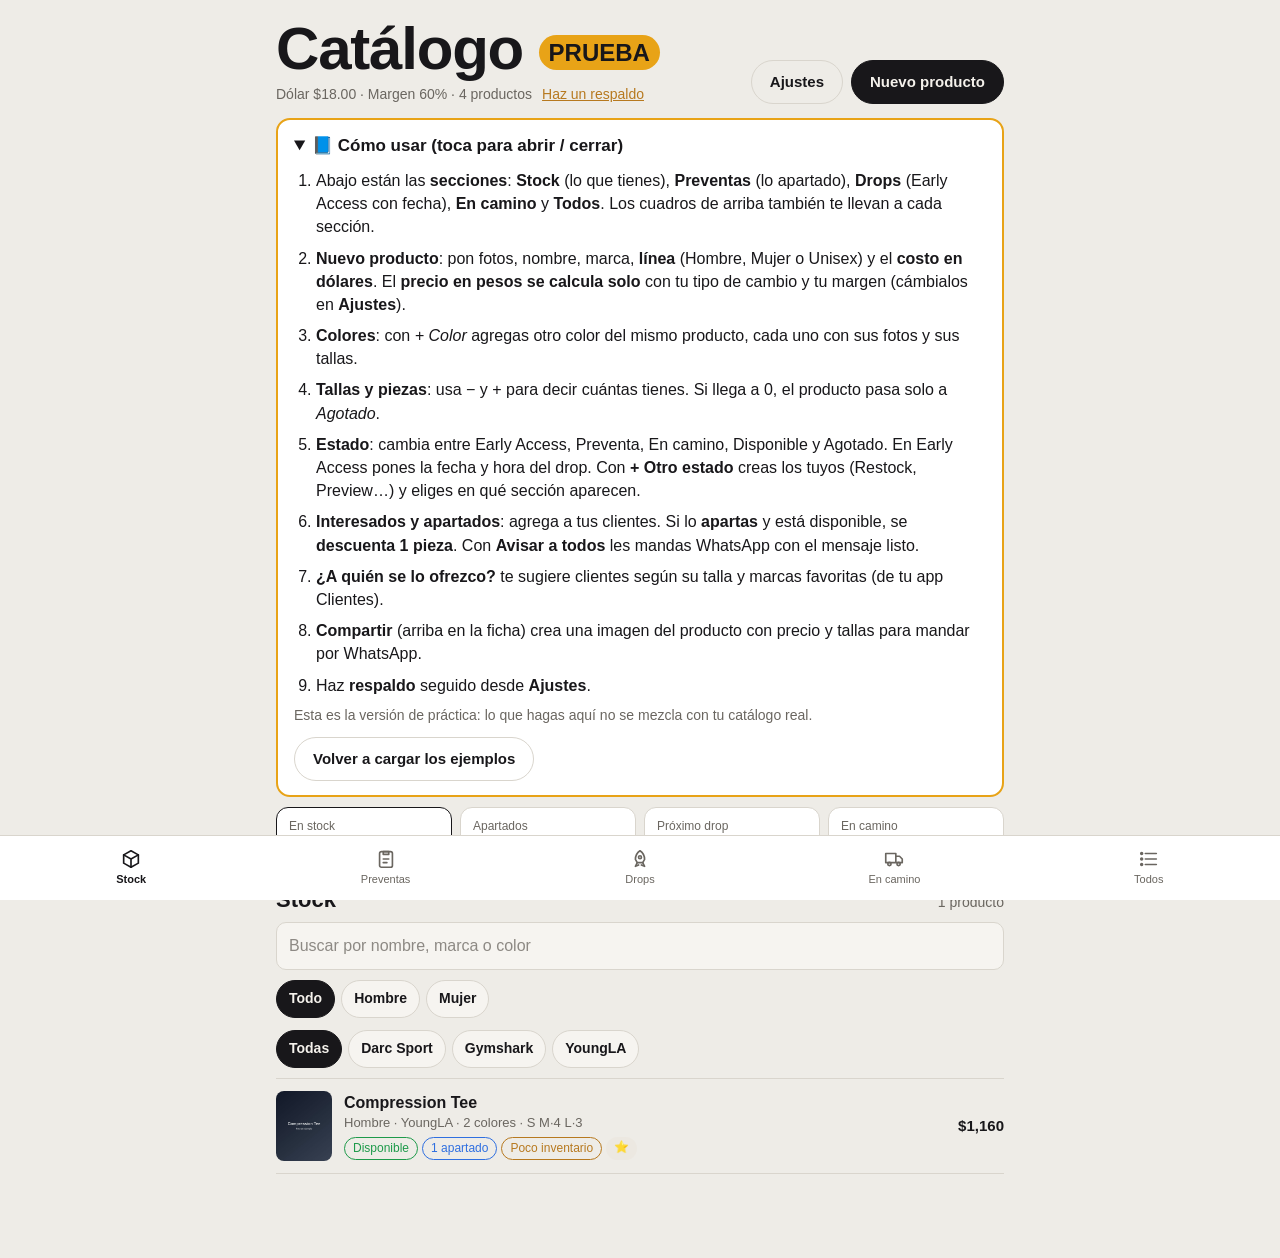
<file: catalogo/prueba.html>
<!doctype html>
<html lang="es">
<head>
<meta charset="utf-8">
<meta name="viewport" content="width=device-width, initial-scale=1, viewport-fit=cover">
<meta name="apple-mobile-web-app-capable" content="yes">
<meta name="mobile-web-app-capable" content="yes">
<meta name="theme-color" content="#18171A">
<title>Catálogo (PRUEBA)</title>
<link rel="manifest" href="manifest.webmanifest">
<link rel="icon" href="icon-180.png">
<link rel="apple-touch-icon" href="icon-180.png">
<meta name="apple-mobile-web-app-title" content="Catálogo prueba">
<meta name="apple-mobile-web-app-status-bar-style" content="black-translucent">

<style>
/* Misma familia visual que Facturas y Clientes */
:root{
  --bg:#EEECE7; --surface:#FFFFFF; --field:#F6F4F0; --line:#D9D5CD; --ink:#18171A; --muted:#6A6660;
  --inv-bg:#18171A; --inv-ink:#F4F1EB; --green:#1E9A4A; --blue:#2F6FE0; --wa:#1FAF57; --wa-ink:#FFFFFF;
  --danger:#C4402F; --warn:#B7791F; --pill:#ECE8E1; --violet:#7A4FD0; color-scheme:light;
}
@media (prefers-color-scheme: dark){
  :root:not([data-theme="light"]){
    --bg:#0D0D0F; --surface:#161619; --field:#1D1D21; --line:#2B2B30; --ink:#ECE9E3; --muted:#8D8A85;
    --inv-bg:#ECE9E3; --inv-ink:#121214; --green:#46C86E; --blue:#6FA3FF; --wa:#25D366; --wa-ink:#06200F;
    --danger:#FF6B57; --warn:#E8A317; --pill:#24242A; --violet:#A98BFF; color-scheme:dark;
  }
}
:root[data-theme="dark"]{
  --bg:#0D0D0F; --surface:#161619; --field:#1D1D21; --line:#2B2B30; --ink:#ECE9E3; --muted:#8D8A85;
  --inv-bg:#ECE9E3; --inv-ink:#121214; --green:#46C86E; --blue:#6FA3FF; --wa:#25D366; --wa-ink:#06200F;
  --danger:#FF6B57; --warn:#E8A317; --pill:#24242A; --violet:#A98BFF; color-scheme:dark;
}
*,*::before,*::after{box-sizing:border-box}
[hidden]{display:none !important}
html{-webkit-text-size-adjust:100%}
body{margin:0;background:var(--bg);color:var(--ink);font-family:-apple-system,BlinkMacSystemFont,"Segoe UI",Roboto,"Helvetica Neue",Arial,sans-serif;font-size:16px;line-height:1.45;-webkit-font-smoothing:antialiased;padding-top:env(safe-area-inset-top,0px);padding-bottom:calc(84px + env(safe-area-inset-bottom,0px))}
button,input,textarea,select{font:inherit;color:inherit}
:focus-visible{outline:2px solid var(--ink);outline-offset:2px}
.wrap{max-width:760px;margin:0 auto;padding:0 16px}
.top{display:flex;flex-wrap:wrap;align-items:flex-end;justify-content:space-between;gap:14px 12px;padding:22px 0 10px}
.top h1{margin:0;font-size:clamp(38px,11vw,60px);line-height:.9;font-weight:800;letter-spacing:-.02em}
.sub{margin:8px 0 0;color:var(--muted);font-size:14px;display:flex;gap:10px;flex-wrap:wrap;align-items:center}
.sub .warn{color:var(--warn);background:none;border:0;padding:0;font-size:14px;cursor:pointer;text-decoration:underline}
.top-actions{display:flex;gap:8px}
@media (max-width:599px){.top-actions{width:100%}.top-actions .btn{flex:1}}
.btn{display:inline-flex;align-items:center;justify-content:center;gap:8px;min-height:44px;padding:0 18px;border-radius:999px;border:1px solid var(--inv-bg);background:var(--inv-bg);color:var(--inv-ink);font-weight:600;font-size:15px;cursor:pointer;text-decoration:none;white-space:nowrap}
.btn.ghost{background:transparent;color:var(--ink);border-color:var(--line)}
.btn.wa{background:var(--wa);color:var(--wa-ink);border-color:transparent}
.btn.danger{background:transparent;color:var(--danger);border-color:var(--danger)}
.btn.full{width:100%}
.btn.sm{min-height:36px;padding:0 12px;font-size:14px}
input:not([type=file]):not([type=checkbox]),textarea,select{display:block;width:100%;min-height:46px;padding:11px 12px;border-radius:10px;border:1px solid var(--line);background:var(--field);font-size:16px;color:var(--ink)}
textarea{resize:vertical;line-height:1.4}
input::placeholder,textarea::placeholder{color:var(--muted);opacity:.75}
input[type=date],input[type=datetime-local]{-webkit-appearance:none;appearance:none}
.sr{position:absolute;width:1px;height:1px;overflow:hidden;clip:rect(0 0 0 0);white-space:nowrap}

.stats{display:grid;grid-template-columns:repeat(2,minmax(0,1fr));gap:8px;margin:8px 0 12px}
@media (min-width:640px){.stats{grid-template-columns:repeat(4,minmax(0,1fr))}}
.stat{all:unset;box-sizing:border-box;cursor:pointer;background:var(--surface);border:1px solid var(--line);border-radius:12px;padding:10px 12px;display:block}
.stat span{display:block;font-size:12px;color:var(--muted)}
.stat b{display:block;font-size:18px;font-variant-numeric:tabular-nums;overflow:hidden;text-overflow:ellipsis;white-space:nowrap}
.stat.on{border-color:var(--ink)}
.search{margin:4px 0 8px}
.filters{display:flex;gap:6px;overflow-x:auto;padding:2px 0 10px;scrollbar-width:none}
.filters::-webkit-scrollbar{display:none}
.chip{flex-shrink:0;min-width:44px;height:38px;padding:0 12px;border:1px solid var(--line);border-radius:999px;background:var(--field);color:var(--ink);font-weight:600;font-size:14px;cursor:pointer;white-space:nowrap}
.chip.on{background:var(--inv-bg);color:var(--inv-ink);border-color:var(--inv-bg)}
.chips{display:flex;flex-wrap:wrap;gap:6px;align-items:center}
.chips .chip{border-radius:8px}
.sec-title{display:flex;justify-content:space-between;align-items:baseline;margin:6px 0 6px}
.sec-title h2{margin:0;font-size:22px;font-weight:700}
.sec-title small{color:var(--muted);font-size:14px}
.list{border-top:1px solid var(--line)}
.row{all:unset;box-sizing:border-box;display:grid;grid-template-columns:56px minmax(0,1fr) auto;gap:12px;align-items:center;width:100%;padding:12px 0;border-bottom:1px solid var(--line);cursor:pointer}
.row:focus-visible{outline:2px solid var(--ink);outline-offset:2px}
.th{width:56px;height:70px;border-radius:8px;background:var(--field);overflow:hidden;display:grid;place-items:center;color:var(--muted);font-size:11px}
.th img{width:100%;height:100%;object-fit:cover;display:block}
.row b{display:block;overflow:hidden;text-overflow:ellipsis;white-space:nowrap;font-size:16px}
.row small{display:block;color:var(--muted);font-size:13px;overflow:hidden;text-overflow:ellipsis;white-space:nowrap}
.row .pr{text-align:right;font-weight:700;font-variant-numeric:tabular-nums;font-size:15px}
.row .pr s{display:block;font-weight:400;color:var(--muted);font-size:12px}
.pills{display:flex;gap:4px;flex-wrap:wrap;margin-top:4px}
.pill{font-size:12px;padding:2px 8px;border-radius:999px;background:var(--pill);color:var(--ink);white-space:nowrap}
.pill.early{background:transparent;border:1px solid var(--violet);color:var(--violet)}
.pill.pre{background:transparent;border:1px solid var(--blue);color:var(--blue)}
.pill.camino{background:transparent;border:1px solid var(--muted);color:var(--muted)}
.pill.disp{background:transparent;border:1px solid var(--green);color:var(--green)}
.pill.ago{background:transparent;border:1px solid var(--danger);color:var(--danger)}
.pill.low{background:transparent;border:1px solid var(--warn);color:var(--warn)}
.empty{color:var(--muted);padding:32px 0;text-align:center}
.fatal{margin:16px 0;padding:14px 16px;border:2px solid var(--danger);border-radius:12px;color:var(--danger)}

.tabs{position:fixed;left:0;right:0;bottom:0;z-index:30;display:grid;grid-template-columns:repeat(5,minmax(0,1fr));background:var(--surface);border-top:1px solid var(--line);padding:6px 4px calc(6px + env(safe-area-inset-bottom,0px))}
.tab{all:unset;box-sizing:border-box;display:flex;flex-direction:column;align-items:center;gap:2px;padding:6px 2px;border-radius:10px;color:var(--muted);font-size:11px;cursor:pointer;text-align:center}
.tab svg{width:22px;height:22px;stroke:currentColor;fill:none;stroke-width:1.8;stroke-linecap:round;stroke-linejoin:round}
.tab.on{color:var(--ink);font-weight:700}
.tab:focus-visible{outline:2px solid var(--ink)}

/* ---------- ficha ---------- */
.sheet{position:fixed;inset:0;z-index:40;background:var(--bg);overflow:auto;-webkit-overflow-scrolling:touch;transform:translateX(100%);visibility:hidden;transition:transform .25s ease,visibility 0s linear .25s}
.sheet.open{transform:none;visibility:visible;transition:transform .25s ease}
.bar{position:sticky;top:0;z-index:2;display:flex;align-items:center;justify-content:space-between;gap:10px;padding:calc(10px + env(safe-area-inset-top,0px)) 16px 10px;background:var(--surface);border-bottom:1px solid var(--line)}
.bar .t{min-width:0;text-align:center;flex:1}
.bar .t b{display:block;font-size:16px;overflow:hidden;text-overflow:ellipsis;white-space:nowrap}
.bar .t small{display:block;font-size:12px;color:var(--muted)}
.save[data-s="ok"]{color:var(--green)} .save[data-s="err"]{color:var(--danger)}
.sheet .wrap{padding-bottom:calc(40px + env(safe-area-inset-bottom,0px))}
section.s{padding:20px 0;border-top:1px solid var(--line)}
section.s:first-of-type{border-top:0}
section.s h3{margin:0 0 12px;font-size:20px;font-weight:700}
.sh{display:flex;justify-content:space-between;align-items:baseline;gap:10px}
.sh small{color:var(--muted);font-size:14px}
label{display:block;font-size:13px;color:var(--muted);margin-bottom:12px}
label>input,label>textarea,label>select{margin-top:6px}
.opt{font-size:12px;opacity:.8}
.grid2{display:grid;grid-template-columns:1fr 1fr;gap:0 10px}
@media (max-width:360px){.grid2{grid-template-columns:1fr}}
.note{font-size:13px;color:var(--muted);margin:-4px 0 12px}
.lbl{font-size:13px;color:var(--muted);margin:0 0 8px}
.blk{margin-bottom:16px}
.price-box{background:var(--surface);border:1px solid var(--line);border-radius:12px;padding:14px;margin:4px 0 12px}
.price-box .big{font-size:30px;font-weight:800;font-variant-numeric:tabular-nums;color:var(--green);line-height:1.1}
.price-box .calc{font-size:13px;color:var(--muted);margin-top:4px}
.price-box .gan{font-size:14px;margin-top:8px}
.switch{display:flex;align-items:center;justify-content:space-between;gap:12px;padding:10px 0;font-size:15px;color:var(--ink);margin:0}
.switch input{width:22px;height:22px;accent-color:var(--ink)}
.fotos{display:grid;grid-template-columns:repeat(3,1fr);gap:8px}
@media (min-width:600px){.fotos{grid-template-columns:repeat(4,1fr)}}
.ft{all:unset;position:relative;aspect-ratio:4/5;border-radius:10px;overflow:hidden;background:var(--field);cursor:pointer;display:block}
.ft img{width:100%;height:100%;object-fit:cover;display:block}
.addf{display:grid;place-items:center;aspect-ratio:4/5;border-radius:10px;border:1px dashed var(--line);background:var(--field);color:var(--muted);font-size:13px;text-align:center;cursor:pointer;padding:6px;line-height:1.25}
.addf b{display:block;font-size:26px;font-weight:400;color:var(--ink)}
.colores{display:flex;gap:6px;flex-wrap:wrap;margin-bottom:12px;align-items:center}
.sz{display:grid;grid-template-columns:minmax(0,1fr) auto;align-items:center;gap:10px;padding:8px 0;border-top:1px solid var(--line)}
.sz:first-child{border-top:0}
.sz b{font-size:16px}
.sz b small{font-weight:400;color:var(--warn);font-size:12px;margin-left:6px}
.step{display:flex;align-items:center;gap:6px}
.step button{width:40px;height:40px;border-radius:10px;border:1px solid var(--line);background:var(--field);font-size:20px;cursor:pointer;line-height:1}
.step output{min-width:32px;text-align:center;font-weight:700;font-variant-numeric:tabular-nums;font-size:17px}
.x{background:none;border:0;color:var(--danger);font-size:14px;padding:4px 2px;cursor:pointer;min-height:32px}
.ppl{display:grid;grid-template-columns:minmax(0,1fr) auto;gap:8px;align-items:center;padding:10px 0;border-top:1px solid var(--line)}
.ppl b{display:block;font-size:15px}
.ppl small{display:block;color:var(--muted);font-size:13px}
.ppl .acts{display:flex;gap:6px;align-items:center}
.form-in{background:var(--surface);border:1px solid var(--line);border-radius:12px;padding:12px;margin:8px 0}

.viewer{position:fixed;inset:0;z-index:70;background:rgba(0,0,0,.92);display:flex;flex-direction:column;padding:env(safe-area-inset-top,0px) 0 env(safe-area-inset-bottom,0px)}
.viewer .vi{flex:1;min-height:0;display:grid;place-items:center;padding:12px}
.viewer img{max-width:100%;max-height:100%;object-fit:contain;border-radius:8px}
.viewer .va{display:grid;grid-template-columns:1fr 1fr;gap:8px;padding:12px 16px}
.viewer .btn.ghost{color:#fff;border-color:rgba(255,255,255,.35)}
.viewer .btn.danger{color:#FF6B57;border-color:#FF6B57}
.drawer{position:fixed;inset:0;z-index:60;display:flex;align-items:flex-end;justify-content:center;background:rgba(0,0,0,.45)}
.panel{width:min(100%,520px);max-height:90vh;overflow:auto;background:var(--surface);border-radius:20px 20px 0 0;padding:20px 16px calc(20px + env(safe-area-inset-bottom,0px))}
@media (min-width:600px){.drawer{align-items:center}.panel{border-radius:20px}}
.panel h2{margin:0 0 6px;font-size:24px;font-weight:800}
.panel p{margin:0 0 14px;color:var(--muted);font-size:15px}
.panel .btn{margin-bottom:10px}
.toast{position:fixed;left:50%;bottom:calc(96px + env(safe-area-inset-bottom,0px));transform:translate(-50%,12px);opacity:0;z-index:90;background:var(--inv-bg);color:var(--inv-ink);padding:10px 16px;border-radius:999px;font-size:14px;pointer-events:none;transition:opacity .2s,transform .2s;max-width:calc(100% - 32px);text-align:center}
.toast.on{opacity:1;transform:translate(-50%,0)}
@media (prefers-reduced-motion: reduce){.sheet,.sheet.open,.toast{transition:none}}
.guia{margin:4px 0 10px}
.guia details{background:var(--surface);border:2px solid #E8A317;border-radius:14px;padding:14px 16px}
.guia summary{cursor:pointer;font-weight:700;font-size:17px}
.guia ol{margin:10px 0 6px;padding-left:22px;display:grid;gap:8px}
.guia p{margin:8px 0 0;color:var(--muted);font-size:14px}
.guia .btn{margin-top:12px}
.tag-prueba{font-size:.4em;vertical-align:middle;background:#E8A317;color:#18171A;padding:4px 10px;border-radius:999px;letter-spacing:0}
</style>
</head>
<body>
<div class="wrap">
  <header class="top">
    <div>
      <h1>Catálogo <span class="tag-prueba">PRUEBA</span></h1>
      <p class="sub"><span id="subInfo">Cargando…</span><button type="button" class="warn" id="bkWarn" hidden>Haz un respaldo</button></p>
    </div>
    <div class="top-actions">
      <button type="button" class="btn ghost" id="btnAjustes">Ajustes</button>
      <button type="button" class="btn" id="btnNuevo">Nuevo producto</button>
    </div>
  </header>
  <div class="guia"><details open>
  <summary>📘 Cómo usar (toca para abrir / cerrar)</summary>
  <ol>
    <li>Abajo están las <b>secciones</b>: <b>Stock</b> (lo que tienes), <b>Preventas</b> (lo apartado), <b>Drops</b> (Early Access con fecha), <b>En camino</b> y <b>Todos</b>. Los cuadros de arriba también te llevan a cada sección.</li>
    <li><b>Nuevo producto</b>: pon fotos, nombre, marca, <b>línea</b> (Hombre, Mujer o Unisex) y el <b>costo en dólares</b>. El <b>precio en pesos se calcula solo</b> con tu tipo de cambio y tu margen (cámbialos en <b>Ajustes</b>).</li>
    <li><b>Colores</b>: con <i>+ Color</i> agregas otro color del mismo producto, cada uno con sus fotos y sus tallas.</li>
    <li><b>Tallas y piezas</b>: usa − y + para decir cuántas tienes. Si llega a 0, el producto pasa solo a <i>Agotado</i>.</li>
    <li><b>Estado</b>: cambia entre Early Access, Preventa, En camino, Disponible y Agotado. En Early Access pones la fecha y hora del drop. Con <b>+ Otro estado</b> creas los tuyos (Restock, Preview…) y eliges en qué sección aparecen.</li>
    <li><b>Interesados y apartados</b>: agrega a tus clientes. Si lo <b>apartas</b> y está disponible, se <b>descuenta 1 pieza</b>. Con <b>Avisar a todos</b> les mandas WhatsApp con el mensaje listo.</li>
    <li><b>¿A quién se lo ofrezco?</b> te sugiere clientes según su talla y marcas favoritas (de tu app Clientes).</li>
    <li><b>Compartir</b> (arriba en la ficha) crea una imagen del producto con precio y tallas para mandar por WhatsApp.</li>
    <li>Haz <b>respaldo</b> seguido desde <b>Ajustes</b>.</li>
  </ol>
  <p>Esta es la versión de práctica: lo que hagas aquí no se mezcla con tu catálogo real.</p>
  <button type="button" class="btn ghost" id="btnResetDemo">Volver a cargar los ejemplos</button>
</details></div>
  <div id="fatal" class="fatal" hidden></div>
  <div class="stats" id="stats"></div>
  <div class="sec-title"><h2 id="secName">Stock</h2><small id="secCount"></small></div>
  <div class="search"><input id="q" type="search" placeholder="Buscar por nombre, marca o color" aria-label="Buscar producto" autocomplete="off"></div>
  <div class="filters" id="filtLinea" role="group" aria-label="Filtrar por línea"></div>
  <div class="filters" id="filters" role="group" aria-label="Filtrar por marca"></div>
  <div class="list" id="list"></div>
</div>

<nav class="tabs" id="tabs" aria-label="Secciones"></nav>

<!-- Ficha del producto -->
<div class="sheet" id="sheet" role="dialog" aria-modal="true" aria-labelledby="barName">
  <div class="bar">
    <button type="button" class="btn ghost" id="btnListo">‹ Listo</button>
    <div class="t"><b id="barName">Producto</b><small class="save" id="saveState" data-s=""></small></div>
    <button type="button" class="btn ghost sm" id="btnShare">Compartir</button>
  </div>
  <div class="wrap" id="form">
    <section class="s">
      <div class="sh"><h3>Fotos</h3><small id="fotoCount"></small></div>
      <button type="button" class="btn ghost full" id="btnHistoria" style="margin-bottom:12px">📸 Crear historia de Instagram</button>
      <div class="colores" id="colores"></div>
      <div class="fotos" id="fotos"></div>
    </section>

    <section class="s">
      <h3>Datos</h3>
      <label>Nombre<input data-f="nombre" placeholder="Compression Tee" autocomplete="off"></label>
      <div class="grid2">
        <label>Marca<input data-f="marca" list="marcasList" placeholder="YoungLA" autocomplete="off"></label>
        <label>Link de la tienda <span class="opt">(opcional)</span><input data-f="link" inputmode="url" placeholder="https://…" autocomplete="off"><a id="linkIr" target="_blank" rel="noopener" style="display:inline-block;margin-top:6px;color:var(--blue);font-size:14px">Ir a comprar ↗</a></label>
      </div>
      <datalist id="marcasList"></datalist>
      <div class="blk"><p class="lbl">Línea</p><div class="chips" id="lineas"></div></div>
      <div class="blk"><p class="lbl">Categoría</p><div class="chips" id="cats"></div>
        <div class="form-in" id="catForm" hidden>
          <label>Nombre de la categoría<input id="catNombre" placeholder="Gorras, Calcetas, Chamarras…" autocomplete="off"></label>
          <p class="lbl">¿Qué talla del cliente usa? (para sugerirte a quién ofrecerle)</p>
          <div class="chips blk" id="catParte"></div>
          <p class="note" id="catErr" style="color:var(--danger)" hidden></p>
          <div class="grid2"><button type="button" class="btn ghost" id="catCancel">Cancelar</button><button type="button" class="btn" id="catOk">Guardar</button></div>
        </div>
        <p class="note" id="catExtraOps" hidden style="margin-top:8px"><button type="button" class="x" id="catDelX">Quitar “<span id="catDelName"></span>” de la lista</button></p>
      </div>
      <label>Descripción corta <span class="opt">(opcional)</span><input data-f="descripcion" placeholder="Tela compresión, corte ajustado" autocomplete="off"></label>
    </section>

    <section class="s">
      <h3>Precio</h3>
      <div class="grid2">
        <label>Costo en dólares<input data-f="costoUsd" inputmode="decimal" placeholder="40" autocomplete="off"></label>
        <label>Margen % <span class="opt">(vacío = el de ajustes)</span><input data-f="margen" inputmode="decimal" autocomplete="off"></label>
      </div>
      <div class="price-box">
        <span class="lbl" style="display:block;margin:0">Precio de venta</span>
        <div class="big" id="pBig">$0</div>
        <div class="calc" id="pCalc"></div>
        <div class="gan" id="pGan"></div>
      </div>
      <div class="grid2">
        <label>Precio a mano <span class="opt">(opcional)</span><input data-f="precioManual" inputmode="decimal" placeholder="Usa el calculado" autocomplete="off"></label>
        <label>Precio de oferta <span class="opt">(opcional)</span><input data-f="oferta" inputmode="decimal" placeholder="Sin oferta" autocomplete="off"></label>
      </div>
    </section>

    <section class="s">
      <h3>Estado</h3>
      <div class="chips blk" id="estados"></div>
      <div class="form-in" id="estForm" hidden>
        <label>Nombre del estado<input id="estNombre" placeholder="Restock, Preview, Collab…" autocomplete="off"></label>
        <p class="lbl">¿En qué sección aparece?</p>
        <div class="chips blk" id="estComo"></div>
        <p class="note" id="estErr" style="color:var(--danger)" hidden></p>
        <div class="grid2"><button type="button" class="btn ghost" id="estCancel">Cancelar</button><button type="button" class="btn" id="estOk">Guardar</button></div>
      </div>
      <p class="note" id="estExtraOps" hidden><button type="button" class="x" id="estRen" style="color:var(--blue)">Renombrar este estado</button> · <button type="button" class="x" id="estDelX">Quitar este estado de la lista</button></p>
      <label id="dropWrap">Fecha y hora del drop<input data-f="dropFecha" type="datetime-local"></label>
      <label id="llegaWrap">Fecha estimada de llegada<input data-f="llegaFecha" type="date"></label>
    </section>

    <section class="s">
      <div class="sh"><h3>Tallas y piezas</h3><small id="szTotal"></small></div>
      <p class="note" id="szColor"></p>
      <div id="tallas"></div>
      <div class="chips" style="margin-top:10px"><input id="tallaOtra" placeholder="Agregar otra talla (ej. 27.5)" autocomplete="off" enterkeyhint="done" style="max-width:260px"><button type="button" class="btn ghost sm" id="addTalla">Agregar</button></div>
    </section>

    <section class="s">
      <div class="sh"><h3>Interesados y apartados</h3><small id="pplCount"></small></div>
      <div id="ppl"></div>
      <div class="form-in" id="pplForm" hidden>
        <label>Cliente<input id="pfCliente" list="clientesList" placeholder="Escribe el nombre o elige de tu lista" autocomplete="off"></label>
        <datalist id="clientesList"></datalist>
        <div class="grid2">
          <label>Color<select id="pfColor"></select></label>
          <label>Talla<select id="pfTalla"></select></label>
        </div>
        <div class="chips blk" id="pfTipo"></div>
        <label>Nota <span class="opt">(opcional)</span><input id="pfNota" placeholder="Dejó $500 de anticipo" autocomplete="off"></label>
        <p class="note" id="pfErr" style="color:var(--danger)" hidden></p>
        <div class="grid2"><button type="button" class="btn ghost" id="pfCancel">Cancelar</button><button type="button" class="btn" id="pfOk">Guardar</button></div>
      </div>
      <div class="grid2" style="margin-top:10px">
        <button type="button" class="btn ghost" id="btnAddPpl">Agregar</button>
        <button type="button" class="btn wa" id="btnAvisar">Avisar a todos</button>
      </div>
    </section>

    <section class="s">
      <h3>¿A quién se lo ofrezco?</h3>
      <div id="ofrecer"></div>
    </section>

    <section class="s">
      <h3>Tienda</h3>
      <label class="switch">Mostrar en la tienda<input type="checkbox" data-b="enTienda"></label>
      <label class="switch">Destacado ⭐<input type="checkbox" data-b="destacado"></label>
      <p class="note" style="margin-top:6px">Se usarán cuando hagamos tu página de tienda.</p>
    </section>

    <section class="s">
      <h3>Notas</h3>
      <label><span class="sr">Notas</span><textarea data-f="notas" rows="3" placeholder="Lo que quieras recordar de este producto"></textarea></label>
    </section>

    <section class="s">
      <button type="button" class="btn danger full" id="btnDel">Eliminar producto</button>
    </section>
  </div>
</div>

<!-- Visor de foto -->
<div class="viewer" id="viewer" hidden role="dialog" aria-modal="true" aria-label="Foto">
  <div class="vi"><img id="vImg" alt=""></div>
  <div class="va">
    <button type="button" class="btn ghost" id="vClose">Cerrar</button>
    <button type="button" class="btn danger" id="vDel">Borrar</button>
  </div>
</div>

<!-- Ajustes y respaldo -->
<div class="drawer" id="aj" hidden>
  <div class="panel" role="dialog" aria-modal="true" aria-labelledby="ajTitle">
    <h2 id="ajTitle">Ajustes</h2>
    <p>Precio = costo USD × tipo de cambio × (1 + margen). Tu margen ya incluye la importación a Monterrey.</p>
    <div class="grid2">
      <label>Tipo de cambio<input id="ajTc" inputmode="decimal" autocomplete="off"></label>
      <label>Margen % por default<input id="ajMargen" inputmode="decimal" autocomplete="off"></label>
    </div>
    <label>Redondear precios<select id="ajRed">
      <option value="10">Hacia arriba a la decena ($1,152 → $1,160)</option>
      <option value="50">Hacia arriba a $50 ($1,152 → $1,200)</option>
      <option value="1">Sin redondeo ($1,152)</option>
    </select></label>
    <button type="button" class="btn full" id="ajGuardar">Guardar ajustes</button>
    <h2 style="font-size:20px;margin-top:14px">Tienda en internet</h2>
    <p>Publica tus productos (los que tienen “Mostrar en la tienda”) en tu página. Nunca se publican costos, márgenes, notas ni datos de tus clientes.</p>
    <div class="grid2">
      <label>Usuario de GitHub<input id="ghUser" autocomplete="off" autocapitalize="off"></label>
      <label>Repositorio<input id="ghRepo" autocomplete="off" autocapitalize="off"></label>
    </div>
    <label>Llave de GitHub <span class="opt">(se guarda solo en este aparato)</span><input id="ghToken" type="password" autocomplete="off" autocapitalize="off" placeholder="github_pat_…"></label>
    <button type="button" class="btn full" id="btnPublicar">Publicar tienda</button>
    <p class="note" id="pubStatus" style="margin-top:8px"></p>
    <p class="note"><a id="pubLink" target="_blank" rel="noopener" style="color:var(--blue)"></a></p>
    <h2 style="font-size:20px;margin-top:14px">Respaldo</h2>
    <p id="bkLast"></p>
    <button type="button" class="btn ghost full" id="bkExport">Guardar respaldo</button>
    <label class="btn ghost full" style="margin:0 0 10px">Cargar un respaldo<input type="file" class="sr" id="bkImport" accept=".json,application/json"></label>
    <button type="button" class="btn ghost full" id="ajClose">Cerrar</button>
  </div>
</div>

<!-- Avisar a todos -->
<div class="drawer" id="av" hidden>
  <div class="panel" role="dialog" aria-modal="true" aria-labelledby="avTitle">
    <h2 id="avTitle">Avisar por WhatsApp</h2>
    <p id="avSub">Toca cada nombre para abrir su chat con el mensaje listo. Tú decides si lo envías.</p>
    <div id="avList"></div>
    <button type="button" class="btn ghost full" id="avClose" style="margin-top:12px">Cerrar</button>
  </div>
</div>

<div class="toast" id="toast" role="status" aria-live="polite"></div>

<script>
(function(){
'use strict';
const CFG={"db": "catalogo_PRUEBA_db", "clientesDb": "clientes_PRUEBA_db", "demo": true};
const $=(s,el=document)=>el.querySelector(s);
const esc=s=>String(s==null?'':s).replace(/[&<>"']/g,c=>({'&':'&amp;','<':'&lt;','>':'&gt;','"':'&quot;',"'":'&#39;'}[c]));
const uid=()=>Date.now().toString(36)+Math.random().toString(36).slice(2,7);
const pad=n=>String(n).padStart(2,'0');
const num=v=>{const n=parseFloat(String(v==null?'':v).replace(/[^0-9.\-]/g,''));return isFinite(n)?n:0;};
const has=v=>String(v==null?'':v).trim()!=='';
const money=v=>'$'+Math.round(num(v)).toLocaleString('en-US');
const digits=s=>String(s||'').replace(/\D/g,'');
const numCli=v=>{v=String(v==null?'':v).trim().replace(/^#/,'');return /^\d+$/.test(v)?v.padStart(4,'0'):v;};
const DIAS=['dom','lun','mar','mié','jue','vie','sáb'];
const MESES=['ene','feb','mar','abr','may','jun','jul','ago','sep','oct','nov','dic'];
const TALLAS=['XS','S','M','L','XL','2XL'];
const CATS=['Playeras','Compresión','Tops','Sports bras','Hoodies','Pants','Shorts','Bikers','Leggings','Conjuntos','Vestidos','Tenis','Accesorios'];
const ABAJO=['Pants','Shorts','Bikers','Leggings'];
const LINEAS=[['hombre','Hombre'],['mujer','Mujer'],['unisex','Unisex']];
const LINEA_TXT=Object.fromEntries(LINEAS);
const ESTADOS=[['early','Early Access'],['preventa','Preventa'],['camino','En camino'],['disponible','Disponible'],['agotado','Agotado']];
const ESTADO_TXT=Object.fromEntries(ESTADOS);
const PILL={early:'early',preventa:'pre',camino:'camino',disponible:'disp',agotado:'ago'};
const ICON={
  stock:'<svg viewBox="0 0 24 24"><path d="M12 3l8 4.5v9L12 21l-8-4.5v-9z"/><path d="M12 12l8-4.5M12 12v9M12 12L4 7.5"/></svg>',
  preventas:'<svg viewBox="0 0 24 24"><rect x="5" y="4" width="14" height="17" rx="2"/><path d="M9 4h6v3H9zM9 12h6M9 16h4"/></svg>',
  drops:'<svg viewBox="0 0 24 24"><path d="M12 3c3 2 5 5.5 5 9.5L15 16H9l-2-3.5C7 8.5 9 5 12 3z"/><circle cx="12" cy="10" r="1.6"/><path d="M9 16l-2 4 3.5-1.5M15 16l2 4-3.5-1.5"/></svg>',
  camino:'<svg viewBox="0 0 24 24"><path d="M3 6h11v10H3zM14 9h4l3 3v4h-7"/><circle cx="7" cy="17.5" r="1.8"/><circle cx="17" cy="17.5" r="1.8"/></svg>',
  todos:'<svg viewBox="0 0 24 24"><path d="M8 6h12M8 12h12M8 18h12"/><circle cx="4" cy="6" r="1"/><circle cx="4" cy="12" r="1"/><circle cx="4" cy="18" r="1"/></svg>'
};
const SECCIONES=[['stock','Stock'],['preventas','Preventas'],['drops','Drops'],['camino','En camino'],['todos','Todos']];

/* ---------- ajustes (tipo de cambio, margen, redondeo) ---------- */
const AJ_KEY=CFG.db+'_ajustes';
let AJ={tc:18,margen:60,red:10};
try{ Object.assign(AJ,JSON.parse(localStorage.getItem(AJ_KEY)||'{}')); }catch(e){}
function extras(){ return Array.isArray(AJ.extras)?AJ.extras:(AJ.extras=[]); }
function base(e){ if(ESTADO_TXT[e]) return e; const x=extras().find(x=>x.id===e); return x?x.como:'disponible'; }
function B(p){ return base(p&&p.estado); }
function estTxt(e){ if(ESTADO_TXT[e]) return ESTADO_TXT[e]; const x=extras().find(x=>x.id===e); return x?x.nombre:'Disponible'; }
function guardarAjustes(){ try{ localStorage.setItem(AJ_KEY,JSON.stringify(AJ)); }catch(e){} }
function precioCalc(p){
  const usd=num(p.costoUsd); if(!usd) return 0;
  const m=has(p.margen)?num(p.margen):num(AJ.margen), r=num(AJ.red)||1;
  const v=usd*num(AJ.tc)*(1+m/100);
  return Math.ceil(v/r-1e-9)*r;
}
function precioDe(p){ return has(p.precioManual)?num(p.precioManual):precioCalc(p); }
function precioVenta(p){ return has(p.oferta)&&num(p.oferta)>0?num(p.oferta):precioDe(p); }

/* ---------- almacenamiento (IndexedDB) ---------- */
let db=null;
const reqP=r=>new Promise((res,rej)=>{r.onsuccess=()=>res(r.result);r.onerror=()=>rej(r.error);});
const done=t=>new Promise((res,rej)=>{t.oncomplete=()=>res();t.onerror=t.onabort=()=>rej(t.error);});
function openDB(){
  return new Promise((res,rej)=>{
    if(!window.indexedDB) return rej(new Error('sin indexedDB'));
    const r=indexedDB.open(CFG.db,1);
    r.onupgradeneeded=()=>{const d=r.result;
      if(!d.objectStoreNames.contains('productos')) d.createObjectStore('productos',{keyPath:'id'});
      if(!d.objectStoreNames.contains('fotos')){const f=d.createObjectStore('fotos',{keyPath:'id'});f.createIndex('productoId','productoId');}
    };
    r.onsuccess=()=>res(r.result); r.onerror=()=>rej(r.error);
  });
}
const getAll=s=>reqP(db.transaction(s).objectStore(s).getAll());
function put(s,v){const t=db.transaction(s,'readwrite');t.objectStore(s).put(v);return done(t);}
function fotosDe(pid){return reqP(db.transaction('fotos').objectStore('fotos').index('productoId').getAll(pid));}
function delFoto(id){const t=db.transaction('fotos','readwrite');t.objectStore('fotos').delete(id);return done(t);}
async function delProducto(pid){
  const t=db.transaction(['productos','fotos'],'readwrite');
  t.objectStore('productos').delete(pid);
  const keys=await reqP(t.objectStore('fotos').index('productoId').getAllKeys(pid));
  keys.forEach(k=>t.objectStore('fotos').delete(k));
  return done(t);
}
let persisted=false;
function askPersist(){ if(persisted) return; persisted=true; try{ navigator.storage&&navigator.storage.persist&&navigator.storage.persist(); }catch(e){} }

/* Lee los clientes de la app Clientes sin crear su base de datos si no existe */
async function leerClientes(){
  try{
    if(indexedDB.databases){ const l=await indexedDB.databases(); if(!l.some(d=>d.name===CFG.clientesDb)) return []; }
    const d=await new Promise((res,rej)=>{ const r=indexedDB.open(CFG.clientesDb); r.onupgradeneeded=()=>{ try{ r.transaction.abort(); }catch(e){} }; r.onsuccess=()=>res(r.result); r.onerror=()=>rej(r.error); });
    if(!d.objectStoreNames.contains('clientes')){ d.close(); return []; }
    const all=await reqP(d.transaction('clientes').objectStore('clientes').getAll()); d.close(); return all;
  }catch(e){ return []; }
}

/* ---------- estado ---------- */
let productos=[], clientes=[], cur=null, curFotos=[], saved=false, dirty=false, saveTimer=null, curColor=null;
let seccion='stock', filtroMarca='', filtroLinea='';
try{ seccion=sessionStorage.getItem(CFG.db+'_sec')||'stock'; }catch(e){}
function blankColor(nombre){ return {k:'c'+uid(),nombre:nombre||'',tallas:Object.fromEntries(TALLAS.map(t=>[t,0]))}; }
function blank(){
  return {id:'p'+uid(),nombre:'',marca:'',categoria:'',descripcion:'',link:'',costoUsd:'',margen:'',precioManual:'',oferta:'',
    linea:AJ.ultimaLinea||'',estado:'disponible',dropFecha:'',llegaFecha:'',colores:[blankColor('')],gente:[],enTienda:true,destacado:false,notas:'',
    portada:null,precio:0,createdAt:Date.now(),updatedAt:Date.now()};
}
function piezas(p,colorK){ return (p.colores||[]).filter(c=>!colorK||c.k===colorK).reduce((a,c)=>a+Object.values(c.tallas||{}).reduce((x,n)=>x+Math.max(0,num(n)),0),0); }
function tallasCon(p){ const s=new Map(); (p.colores||[]).forEach(c=>Object.entries(c.tallas||{}).forEach(([t,n])=>{ if(num(n)>0) s.set(t,(s.get(t)||0)+num(n)); })); return s; }
function poco(p){ return B(p)==='disponible'&&(p.colores||[]).some(c=>Object.values(c.tallas||{}).some(n=>num(n)===1)); }
function apartados(p){ return (p.gente||[]).filter(g=>g.tipo==='apartado'); }
function nombreColor(p,k){ const c=(p.colores||[]).find(x=>x.k===k); return c?(c.nombre||'Sin color'):''; }
function dropDate(p){ const m=/^(\d{4})-(\d{2})-(\d{2})T(\d{2}):(\d{2})/.exec(p.dropFecha||''); return m?new Date(+m[1],+m[2]-1,+m[3],+m[4],+m[5]):null; }
function hora(d){ let h=d.getHours(), ap=h<12?'am':'pm'; h=h%12||12; return h+':'+pad(d.getMinutes())+' '+ap; }
function cuandoDrop(p){
  const d=dropDate(p); if(!d) return 'Sin fecha';
  const hoy=new Date(); hoy.setHours(0,0,0,0); const dia=new Date(d); dia.setHours(0,0,0,0);
  const diff=Math.round((dia-hoy)/864e5);
  if(d<new Date()) return 'Ya salió · '+d.getDate()+' '+MESES[d.getMonth()];
  if(diff===0) return 'Hoy '+hora(d); if(diff===1) return 'Mañana '+hora(d);
  if(diff<7) return DIAS[d.getDay()]+' '+hora(d);
  return d.getDate()+' '+MESES[d.getMonth()]+', '+hora(d);
}
function fechaCorta(s){ const m=/^(\d{4})-(\d{2})-(\d{2})/.exec(s||''); return m?(+m[3])+' '+MESES[+m[2]-1]:''; }

/* ---------- lista principal ---------- */
const thumbURL=new Map();
async function cargarPortadas(){
  thumbURL.forEach(u=>URL.revokeObjectURL(u)); thumbURL.clear();
  const ids=[...new Set(productos.map(p=>p.portada).filter(Boolean))]; if(!ids.length) return;
  const st=db.transaction('fotos').objectStore('fotos');
  await Promise.all(ids.map(async id=>{ const f=await reqP(st.get(id)).catch(()=>null); if(f&&f.blob) thumbURL.set(id,URL.createObjectURL(f.blob)); }));
}
function enSeccion(p,s){
  if(s==='todos') return true;
  if(s==='stock') return B(p)==='disponible';
  if(s==='preventas') return B(p)==='preventa'||apartados(p).length>0;
  if(s==='drops') return B(p)==='early';
  if(s==='camino') return B(p)==='camino';
  return true;
}
function renderStats(){
  const disp=productos.filter(p=>B(p)==='disponible'), pzs=disp.reduce((a,p)=>a+piezas(p),0);
  const apt=productos.reduce((a,p)=>a+apartados(p).length,0);
  const prox=productos.filter(p=>B(p)==='early'&&dropDate(p)&&dropDate(p)>=new Date()).sort((a,b)=>dropDate(a)-dropDate(b))[0];
  const cam=productos.filter(p=>B(p)==='camino').reduce((a,p)=>a+piezas(p),0);
  const it=[['stock','En stock',pzs===1?'1 pieza':pzs+' piezas'],['preventas','Apartados',String(apt)],['drops','Próximo drop',prox?cuandoDrop(prox):'—'],['camino','En camino',cam===1?'1 pieza':cam+' piezas']];
  $('#stats').innerHTML=it.map(x=>'<button type="button" class="stat'+(seccion===x[0]?' on':'')+'" data-sec="'+x[0]+'"><span>'+x[1]+'</span><b>'+esc(x[2])+'</b></button>').join('');
}
function renderTabs(){
  $('#tabs').innerHTML=SECCIONES.map(s=>'<button type="button" class="tab'+(seccion===s[0]?' on':'')+'" data-sec="'+s[0]+'" aria-pressed="'+(seccion===s[0])+'">'+ICON[s[0]]+'<span>'+s[1]+'</span></button>').join('');
}
function renderFilters(){
  const marcas=[...new Set(productos.map(p=>(p.marca||'').trim()).filter(Boolean))].sort((a,b)=>a.localeCompare(b,'es'));
  if(filtroMarca&&!marcas.includes(filtroMarca)) filtroMarca='';
  const hayLinea=productos.some(p=>p.linea);
  if(!hayLinea) filtroLinea='';
  $('#filtLinea').innerHTML=hayLinea?[['','Todo'],['hombre','Hombre'],['mujer','Mujer']].map(l=>'<button type="button" class="chip'+(filtroLinea===l[0]?' on':'')+'" data-linea="'+l[0]+'" aria-pressed="'+(filtroLinea===l[0])+'">'+l[1]+'</button>').join(''):'';
  $('#filters').innerHTML=marcas.length>1?[''].concat(marcas).map(m=>'<button type="button" class="chip'+(filtroMarca===m?' on':'')+'" data-marca="'+esc(m)+'">'+(m?esc(m):'Todas')+'</button>').join(''):'';
  $('#marcasList').innerHTML=marcas.map(m=>'<option value="'+esc(m)+'">').join('');
}
function rowHTML(p){
  const u=p.portada&&thumbURL.get(p.portada), t=tallasCon(p), n=piezas(p);
  const pills=['<span class="pill '+PILL[B(p)]+'">'+esc(estTxt(p.estado))+'</span>'];
  if(B(p)==='early') pills.push('<span class="pill">'+esc(cuandoDrop(p))+'</span>');
  if(B(p)==='camino'&&p.llegaFecha) pills.push('<span class="pill">Llega '+esc(fechaCorta(p.llegaFecha))+'</span>');
  const apt=apartados(p).length, int=(p.gente||[]).length-apt;
  if(apt) pills.push('<span class="pill pre">'+apt+(apt===1?' apartado':' apartados')+'</span>');
  if(int) pills.push('<span class="pill">'+int+(int===1?' interesado':' interesados')+'</span>');
  if(poco(p)) pills.push('<span class="pill low">Poco inventario</span>');
  if(p.destacado) pills.push('<span class="pill">⭐</span>');
  const sz=t.size?[...t].map(([k,v])=>k+(v>1?'·'+v:'')).join('  '):(['disponible','agotado'].includes(p.estado)?'Sin piezas':'');
  const precio=precioVenta(p), base=precioDe(p), of=has(p.oferta)&&num(p.oferta)>0&&num(p.oferta)<base;
  const colores=(p.colores||[]).filter(c=>c.nombre).length;
  return '<button type="button" class="row" data-id="'+esc(p.id)+'"><div class="th">'+(u?'<img src="'+u+'" alt="">':'Sin foto')+'</div>'+
    '<div style="min-width:0"><b>'+esc((p.nombre||'').trim()||'Sin nombre')+'</b><small>'+esc([p.linea?LINEA_TXT[p.linea]:'',p.marca,colores>1?colores+' colores':(p.colores[0]&&p.colores[0].nombre)].filter(Boolean).join(' · '))+(sz?' · '+esc(sz):'')+'</small><div class="pills">'+pills.join('')+'</div></div>'+
    '<div class="pr">'+(precio?money(precio):'—')+(of?'<s>'+money(base)+'</s>':'')+'</div></button>';
}
function renderList(){
  const q=($('#q').value||'').toLowerCase().trim();
  let rows=productos.filter(p=>enSeccion(p,seccion)&&(!filtroMarca||(p.marca||'').trim()===filtroMarca)&&(!filtroLinea||p.linea===filtroLinea||p.linea==='unisex'));
  if(q) rows=rows.filter(p=>[p.nombre,p.marca,p.categoria,p.descripcion,(p.colores||[]).map(c=>c.nombre).join(' ')].join(' ').toLowerCase().includes(q));
  if(seccion==='drops') rows.sort((a,b)=>(dropDate(a)||0)-(dropDate(b)||0));
  else if(seccion==='camino') rows.sort((a,b)=>(a.llegaFecha||'9').localeCompare(b.llegaFecha||'9'));
  else rows.sort((a,b)=>(b.destacado-a.destacado)||(b.updatedAt||0)-(a.updatedAt||0));
  const sec=SECCIONES.find(s=>s[0]===seccion);
  $('#secName').textContent=sec?sec[1]:'';
  $('#secCount').textContent=rows.length===1?'1 producto':rows.length+' productos';
  $('#subInfo').textContent='Dólar $'+num(AJ.tc).toFixed(2)+' · Margen '+num(AJ.margen)+'% · '+(productos.length===1?'1 producto':productos.length+' productos');
  if(!rows.length){
    const vacio={stock:'Aquí aparece lo que tienes disponible para vender.',preventas:'Aquí aparecen las preventas y lo que te apartan.',drops:'Aquí aparecen los Early Access con su fecha de drop.',camino:'Aquí aparece lo que ya pediste y viene en camino.',todos:'Todavía no tienes productos. Toca “Nuevo producto”.'};
    $('#list').innerHTML='<p class="empty">'+((q||filtroMarca||filtroLinea)?'Ningún producto coincide con la búsqueda.':vacio[seccion])+'</p>'; return;
  }
  $('#list').innerHTML=rows.map(rowHTML).join('');
}
function updateBackupWarn(){
  let last=0; try{ last=+localStorage.getItem(CFG.db+'_ultimoRespaldo')||0; }catch(e){}
  $('#bkWarn').hidden=!(productos.length&&(!last||Date.now()-last>14*864e5));
  $('#bkLast').textContent=last?'Último respaldo: '+new Date(last).toLocaleDateString('es-MX',{day:'numeric',month:'long',year:'numeric'}):'Todavía no has hecho ningún respaldo.';
}
async function refreshList(){ await cargarPortadas(); renderStats(); renderTabs(); renderFilters(); renderList(); updateBackupWarn(); }
function irA(s){ seccion=s; try{ sessionStorage.setItem(CFG.db+'_sec',s); }catch(e){} renderStats(); renderTabs(); renderList(); window.scrollTo(0,0); }
$('#tabs').addEventListener('click',e=>{ const b=e.target.closest('[data-sec]'); if(b) irA(b.dataset.sec); });
$('#stats').addEventListener('click',e=>{ const b=e.target.closest('[data-sec]'); if(b) irA(b.dataset.sec); });
$('#filtLinea').addEventListener('click',e=>{ const b=e.target.closest('[data-linea]'); if(!b) return; filtroLinea=b.dataset.linea; renderFilters(); renderList(); });
$('#filters').addEventListener('click',e=>{ const b=e.target.closest('[data-marca]'); if(!b) return; filtroMarca=b.dataset.marca; renderFilters(); renderList(); });
$('#q').addEventListener('input',renderList);
$('#list').addEventListener('click',e=>{ const r=e.target.closest('.row'); if(r) abrir(r.dataset.id); });

/* ---------- ficha ---------- */
const sheet=$('#sheet');
function setSave(s,t){ const el=$('#saveState'); el.dataset.s=s; el.textContent=t; }
async function abrir(id){
  const p=productos.find(x=>x.id===id); if(!p) return;
  cur=JSON.parse(JSON.stringify(p)); saved=true; dirty=false;
  curFotos=await fotosDe(id).catch(()=>[]); curColor=(cur.colores[0]||{}).k;
  clientes=await leerClientes();
  mostrar(); setSave('ok','Guardado');
}
async function nuevo(){
  cur=blank();
  if(seccion==='drops') cur.estado='early'; else if(seccion==='camino') cur.estado='camino'; else if(seccion==='preventas') cur.estado='preventa';
  saved=false; dirty=false; curFotos=[]; curColor=cur.colores[0].k; clientes=await leerClientes();
  mostrar(); setSave('','Nuevo');
  setTimeout(()=>{ const n=$('[data-f="nombre"]'); n&&n.focus({preventScroll:true}); },280);
}
function mostrar(){
  document.querySelectorAll('#form [data-f]').forEach(el=>{ el.value=cur[el.dataset.f]==null?'':cur[el.dataset.f]; });
  document.querySelectorAll('#form [data-b]').forEach(el=>{ el.checked=!!cur[el.dataset.b]; });
  $('[data-f="margen"]').placeholder=String(num(AJ.margen));
  renderColores(); renderFotos(); renderLineas(); renderCats(); renderEstados(); renderTallas(); renderPrecio(); renderGente(); renderOfrecer(); head();
  cerrarForm(); confirmDel(false);
  sheet.classList.add('open'); sheet.scrollTop=0; document.body.style.overflow='hidden';
}
function head(){ const n=(cur.nombre||'').trim(); $('#barName').textContent=n||'Nuevo producto';
  const l=(cur.link||'').trim(), ok=/^https?:\/\//i.test(l); $('#linkIr').hidden=!ok; if(ok) $('#linkIr').href=l; }
async function cerrar(){
  await guardar(true);
  sheet.classList.remove('open'); document.body.style.overflow='';
  urlCache.forEach(u=>URL.revokeObjectURL(u)); urlCache.clear();
  cur=null; await refreshList();
}
$('#btnListo').addEventListener('click',cerrar);
if(CFG.demo) $('#btnHistoria').hidden=true;
$('#btnHistoria').addEventListener('click',async()=>{
  if(!cur) return; dirty=true; await guardar(true);
  if(!saved){ toast('Ponle nombre o una foto al producto primero'); return; }
  location.href='../historias/#cat='+encodeURIComponent(cur.id);
});
$('#btnNuevo').addEventListener('click',nuevo);

function vacio(p){ return !(p.nombre||'').trim()&&!has(p.costoUsd)&&!curFotos.length&&!piezas(p); }
function cambio(){ dirty=true; cur.updatedAt=Date.now(); setSave('pending','Guardando…'); clearTimeout(saveTimer); saveTimer=setTimeout(()=>guardar(false),500); }
async function guardar(force){
  clearTimeout(saveTimer);
  if(!cur||(!dirty&&!force)) return;
  if(!saved&&vacio(cur)){ if(force) setSave('',''); return; }
  dirty=false;
  try{
    cur.precio=precioVenta(cur);
    const data=JSON.parse(JSON.stringify(cur));
    await put('productos',data); saved=true; askPersist();
    const i=productos.findIndex(p=>p.id===data.id); if(i<0) productos.push(data); else productos[i]=data;
    setSave('ok','Guardado');
  }catch(e){ dirty=true; setSave('err','No se pudo guardar'); }
}
document.addEventListener('visibilitychange',()=>{ if(document.visibilityState==='hidden'&&cur) guardar(true); });

$('#form').addEventListener('input',e=>{
  if(!cur) return;
  const f=e.target.dataset.f, b=e.target.dataset.b;
  if(f){ cur[f]=e.target.value; if(f==='nombre'||f==='link') head(); if(['costoUsd','margen','precioManual','oferta'].includes(f)) renderPrecio(); cambio(); }
  else if(b){ cur[b]=e.target.checked; cambio(); }
});

/* línea (hombre / mujer / unisex) */
function renderLineas(){
  $('#lineas').innerHTML=LINEAS.map(l=>'<button type="button" class="chip'+(cur.linea===l[0]?' on':'')+'" data-lin="'+l[0]+'" aria-pressed="'+(cur.linea===l[0])+'">'+l[1]+'</button>').join('');
}
$('#lineas').addEventListener('click',e=>{ const b=e.target.closest('[data-lin]'); if(!b) return;
  cur.linea=cur.linea===b.dataset.lin?'':b.dataset.lin; if(cur.linea){ AJ.ultimaLinea=cur.linea; guardarAjustes(); }
  renderLineas(); renderOfrecer(); cambio(); });

/* categorías y estados */
function catsExtra(){ return Array.isArray(AJ.cats)?AJ.cats:(AJ.cats=[]); }
function renderCats(){
  const todas=CATS.concat(catsExtra().map(c=>c.nombre));
  if(cur.categoria&&!todas.includes(cur.categoria)) todas.push(cur.categoria);
  $('#cats').innerHTML=todas.map(c=>'<button type="button" class="chip'+(cur.categoria===c?' on':'')+'" data-cat="'+esc(c)+'" aria-pressed="'+(cur.categoria===c)+'">'+esc(c)+'</button>').join('')+
    '<button type="button" class="chip" id="catAdd">+ Otra categoría</button>';
  const ex=catsExtra().find(c=>c.nombre===cur.categoria);
  $('#catExtraOps').hidden=!ex; if(ex) $('#catDelName').textContent=ex.nombre;
}
let catParte='arriba';
function renderParte(){ $('#catParte').innerHTML=[['arriba','Arriba (playeras)'],['abajo','Abajo (pants)'],['tenis','Tenis'],['ninguna','Ninguna']].map(x=>'<button type="button" class="chip'+(catParte===x[0]?' on':'')+'" data-parte="'+x[0]+'">'+x[1]+'</button>').join(''); }
$('#cats').addEventListener('click',e=>{
  if(e.target.id==='catAdd'){ catParte='arriba'; $('#catNombre').value=''; $('#catErr').hidden=true; renderParte(); $('#catForm').hidden=false; setTimeout(()=>$('#catNombre').focus(),50); return; }
  const b=e.target.closest('[data-cat]'); if(!b) return; cur.categoria=cur.categoria===b.dataset.cat?'':b.dataset.cat; renderCats(); renderOfrecer(); cambio();
});
$('#catParte').addEventListener('click',e=>{ const b=e.target.closest('[data-parte]'); if(b){ catParte=b.dataset.parte; renderParte(); } });
$('#catCancel').addEventListener('click',()=>{ $('#catForm').hidden=true; });
$('#catNombre').addEventListener('input',()=>{ $('#catErr').hidden=true; });
$('#catOk').addEventListener('click',()=>{
  const n=$('#catNombre').value.trim().replace(/\s+/g,' ');
  if(!n){ $('#catErr').textContent='Escribe el nombre de la categoría.'; $('#catErr').hidden=false; return; }
  if(CATS.concat(catsExtra().map(c=>c.nombre)).some(c=>c.toLowerCase()===n.toLowerCase())){ $('#catErr').textContent='Esa categoría ya existe.'; $('#catErr').hidden=false; return; }
  catsExtra().push({nombre:n,parte:catParte}); guardarAjustes();
  cur.categoria=n; $('#catForm').hidden=true; renderCats(); renderOfrecer(); cambio(); toast('Categoría “'+n+'” agregada');
});
$('#catDelX').addEventListener('click',()=>{
  const ex=catsExtra().find(c=>c.nombre===cur.categoria); if(!ex) return;
  if(!confirm('¿Quitar “'+ex.nombre+'” de la lista de categorías? Los productos que ya la tienen la conservan.')) return;
  AJ.cats=catsExtra().filter(c=>c!==ex); guardarAjustes(); renderCats(); toast('Categoría quitada de la lista');
});
const COMO=[['early','Drops'],['preventa','Preventas'],['camino','En camino'],['disponible','Stock']];
let estComo='early', estEdit=null;
function renderEstados(){
  const todos=ESTADOS.concat(extras().map(x=>[x.id,x.nombre]));
  $('#estados').innerHTML=todos.map(s=>'<button type="button" class="chip'+(cur.estado===s[0]?' on':'')+'" data-est="'+esc(s[0])+'" aria-pressed="'+(cur.estado===s[0])+'">'+esc(s[1])+'</button>').join('')+
    '<button type="button" class="chip" id="estAdd">+ Otro estado</button>';
  $('#dropWrap').hidden=B(cur)!=='early'; $('#llegaWrap').hidden=B(cur)!=='camino';
  $('#estExtraOps').hidden=!!ESTADO_TXT[cur.estado];
}
function renderComo(){ $('#estComo').innerHTML=COMO.map(c=>'<button type="button" class="chip'+(estComo===c[0]?' on':'')+'" data-como="'+c[0]+'">'+c[1]+'</button>').join(''); }
function abrirEstForm(edit){
  estEdit=edit||null; estComo=edit?edit.como:(B(cur)==='agotado'?'disponible':B(cur));
  $('#estNombre').value=edit?edit.nombre:''; $('#estErr').hidden=true; renderComo();
  $('#estForm').hidden=false; setTimeout(()=>$('#estNombre').focus(),50);
}
$('#estados').addEventListener('click',e=>{
  if(e.target.id==='estAdd'){ abrirEstForm(null); return; }
  const b=e.target.closest('[data-est]'); if(!b) return; cur.estado=b.dataset.est; renderEstados(); cambio();
});
$('#estComo').addEventListener('click',e=>{ const b=e.target.closest('[data-como]'); if(b){ estComo=b.dataset.como; renderComo(); } });
$('#estCancel').addEventListener('click',()=>{ $('#estForm').hidden=true; });
$('#estNombre').addEventListener('input',()=>{ $('#estErr').hidden=true; });
$('#estOk').addEventListener('click',async()=>{
  const n=$('#estNombre').value.trim().replace(/\s+/g,' ');
  if(!n){ $('#estErr').textContent='Escribe el nombre del estado.'; $('#estErr').hidden=false; return; }
  const dup=ESTADOS.some(x=>x[1].toLowerCase()===n.toLowerCase())||extras().some(x=>x!==estEdit&&x.nombre.toLowerCase()===n.toLowerCase());
  if(dup){ $('#estErr').textContent='Ya tienes un estado con ese nombre.'; $('#estErr').hidden=false; return; }
  if(estEdit){ estEdit.nombre=n; estEdit.como=estComo; }
  else { const x={id:'x'+uid(),nombre:n,como:estComo}; extras().push(x); cur.estado=x.id; }
  guardarAjustes(); $('#estForm').hidden=true; renderEstados(); cambio();
  toast(estEdit?'Estado actualizado':'Estado “'+n+'” agregado');
});
$('#estRen').addEventListener('click',()=>{ const x=extras().find(x=>x.id===cur.estado); if(x) abrirEstForm(x); });
$('#estDelX').addEventListener('click',async()=>{
  const x=extras().find(x=>x.id===cur.estado); if(!x) return;
  if(!confirm('¿Quitar “'+x.nombre+'” de la lista? Los productos que lo tengan pasarán a “'+ESTADO_TXT[x.como]+'”.')) return;
  AJ.extras=extras().filter(y=>y.id!==x.id); guardarAjustes();
  for(const p of productos){ if(p.estado===x.id){ p.estado=x.como; try{ await put('productos',p); }catch(e){} } }
  cur.estado=x.como; renderEstados(); cambio(); toast('Estado quitado');
});

/* precio */
function renderPrecio(){
  const calc=precioCalc(cur), base=precioDe(cur), venta=precioVenta(cur);
  const m=has(cur.margen)?num(cur.margen):num(AJ.margen);
  $('#pBig').innerHTML=venta?(money(venta)+' <span style="font-size:15px;font-weight:600">MXN</span>'+(venta<base?' <s style="font-size:16px;color:var(--muted);font-weight:500">'+money(base)+'</s>':'')):'$0';
  $('#pCalc').textContent=num(cur.costoUsd)?('$'+num(cur.costoUsd)+' × '+num(AJ.tc)+' × '+(1+m/100).toFixed(2)+' = '+money(calc)+(has(cur.precioManual)?' (usando precio a mano)':'')):'Pon el costo en dólares para calcular el precio.';
  const costoMx=num(cur.costoUsd)*num(AJ.tc);
  $('#pGan').innerHTML=costoMx&&venta?('Te deja <b>'+money(venta-costoMx)+'</b> por pieza <span style="color:var(--muted)">(de ahí sale la importación)</span>'):'';
}

/* colores */
function renderColores(){
  $('#colores').innerHTML=cur.colores.map(c=>'<button type="button" class="chip'+(c.k===curColor?' on':'')+'" data-color="'+c.k+'">'+esc(c.nombre||'Sin color')+'</button>').join('')+
    '<button type="button" class="chip" id="addColor">+ Color</button>'+
    '<button type="button" class="x" id="renColor" style="color:var(--blue)">Nombre del color</button>'+
    (cur.colores.length>1?'<button type="button" class="x" id="delColor">Quitar color</button>':'');
}
$('#colores').addEventListener('click',async e=>{
  const c=e.target.closest('[data-color]');
  if(c){ curColor=c.dataset.color; renderColores(); renderFotos(); renderTallas(); return; }
  if(e.target.id==='addColor'){
    const n=(prompt('Nombre del color (ej. Negro, Vino)')||'').trim(); if(!n) return;
    const nc=blankColor(n); cur.colores.push(nc); curColor=nc.k; renderColores(); renderFotos(); renderTallas(); renderGente(); cambio(); return;
  }
  if(e.target.id==='renColor'){
    const col=cur.colores.find(x=>x.k===curColor); if(!col) return;
    const n=prompt('Nombre del color',col.nombre||''); if(n==null) return;
    col.nombre=n.trim(); renderColores(); renderGente(); cambio(); return;
  }
  if(e.target.id==='delColor'){
    const col=cur.colores.find(x=>x.k===curColor); if(!col) return;
    if(!confirm('¿Quitar el color “'+(col.nombre||'Sin color')+'” con sus tallas y fotos?')) return;
    for(const f of curFotos.filter(f=>f.colorK===col.k)){ try{ await delFoto(f.id); }catch(err){} }
    curFotos=curFotos.filter(f=>f.colorK!==col.k);
    cur.colores=cur.colores.filter(x=>x.k!==col.k); curColor=cur.colores[0].k;
    if(cur.portada&&!curFotos.some(f=>f.id===cur.portada)) cur.portada=curFotos[0]?curFotos[0].id:null;
    renderColores(); renderFotos(); renderTallas(); renderGente(); cambio();
  }
});

/* tallas y piezas */
function renderTallas(){
  const col=cur.colores.find(c=>c.k===curColor)||cur.colores[0];
  const ks=Object.keys(col.tallas||{});
  $('#szColor').textContent=cur.colores.length>1?'Color: '+(col.nombre||'Sin color'):'';
  $('#tallas').innerHTML=ks.map(t=>{ const n=num(col.tallas[t]);
    return '<div class="sz"><b>'+esc(t)+(n===1&&B(cur)==='disponible'?'<small>Queda 1</small>':'')+'</b><div class="step"><button type="button" data-t="'+esc(t)+'" data-d="-1" aria-label="Quitar pieza talla '+esc(t)+'">−</button><output>'+n+'</output><button type="button" data-t="'+esc(t)+'" data-d="1" aria-label="Agregar pieza talla '+esc(t)+'">+</button></div></div>';
  }).join('');
  const tot=piezas(cur); $('#szTotal').textContent=tot===1?'1 pieza en total':tot+' piezas en total';
}
$('#tallas').addEventListener('click',e=>{
  const b=e.target.closest('[data-t]'); if(!b) return;
  const col=cur.colores.find(c=>c.k===curColor); const t=b.dataset.t;
  col.tallas[t]=Math.max(0,num(col.tallas[t])+num(b.dataset.d));
  if(B(cur)==='disponible'&&piezas(cur)===0){ cur.estado='agotado'; renderEstados(); toast('Se acabaron las piezas: quedó como Agotado'); }
  else if(B(cur)==='agotado'&&piezas(cur)>0){ cur.estado='disponible'; renderEstados(); }
  renderTallas(); renderOfrecer(); cambio();
});
function agregarTalla(){
  const v=$('#tallaOtra').value.trim().toUpperCase(); if(!v) return;
  const col=cur.colores.find(c=>c.k===curColor); if(!(v in col.tallas)) col.tallas[v]=0;
  $('#tallaOtra').value=''; renderTallas(); cambio();
}
$('#addTalla').addEventListener('click',agregarTalla);
$('#tallaOtra').addEventListener('keydown',e=>{ if(e.key==='Enter'){ e.preventDefault(); agregarTalla(); } });

/* fotos (por color) */
const urlCache=new Map();
function fotoURL(f){ if(!urlCache.has(f.id)) urlCache.set(f.id,URL.createObjectURL(f.blob)); return urlCache.get(f.id); }
function fotosColor(){ return curFotos.filter(f=>f.colorK===curColor||(!cur.colores.some(c=>c.k===f.colorK)&&curColor===cur.colores[0].k)).sort((a,b)=>(a.fecha||0)-(b.fecha||0)); }
function renderFotos(){
  const fs=fotosColor();
  $('#fotoCount').textContent=curFotos.length?(curFotos.length===1?'1 foto':curFotos.length+' fotos'):'';
  $('#fotos').innerHTML=fs.map(f=>'<button type="button" class="ft" data-foto="'+esc(f.id)+'" aria-label="Ver foto"><img src="'+fotoURL(f)+'" alt="" loading="lazy">'+(f.id===cur.portada?'<span class="pill" style="position:absolute;left:6px;top:6px">Portada</span>':'')+'</button>').join('')+
    '<label class="addf"><span><b>+</b>Agregar fotos</span><input type="file" class="sr" id="fotoIn" accept="image/*" multiple></label>';
}
function loadImg(src){return new Promise((res,rej)=>{const im=new Image();im.onload=()=>res(im);im.onerror=rej;im.src=src;});}
async function comprimir(file,max,q){
  const u=URL.createObjectURL(file);
  try{
    const im=await loadImg(u), w=im.naturalWidth, h=im.naturalHeight, s=Math.min(1,max/Math.max(w,h));
    const c=document.createElement('canvas'); c.width=Math.round(w*s); c.height=Math.round(h*s);
    c.getContext('2d').drawImage(im,0,0,c.width,c.height);
    const b=await new Promise(r=>c.toBlob(r,'image/jpeg',q)); if(!b) throw 0; return b;
  } finally { URL.revokeObjectURL(u); }
}
$('#fotos').addEventListener('change',async e=>{
  if(e.target.id!=='fotoIn'||!cur) return;
  const files=[...(e.target.files||[])]; e.target.value=''; if(!files.length) return;
  setSave('pending','Guardando fotos…'); let ok=0, t=Date.now();
  for(const file of files){
    try{
      const blob=await comprimir(file,1400,.82);
      const f={id:'f'+uid(),productoId:cur.id,colorK:curColor,blob,fecha:t++};
      await put('fotos',f); curFotos.push(f); ok++;
      if(!cur.portada) cur.portada=f.id;
    }catch(err){}
  }
  dirty=true; await guardar(true); renderFotos();
  toast(ok===files.length?(ok===1?'Foto guardada':ok+' fotos guardadas'):'Algunas fotos no se pudieron guardar');
});
let vFoto=null, vArm=false;
$('#fotos').addEventListener('click',e=>{
  const b=e.target.closest('[data-foto]'); if(!b) return;
  vFoto=curFotos.find(f=>f.id===b.dataset.foto); if(!vFoto) return;
  $('#vImg').src=fotoURL(vFoto); vArm=false; $('#vDel').textContent='Borrar'; $('#viewer').hidden=false;
});
$('#vClose').addEventListener('click',()=>{ $('#viewer').hidden=true; vFoto=null; });
$('#vDel').addEventListener('click',async()=>{
  if(!vFoto) return;
  if(!vArm){ vArm=true; $('#vDel').textContent='¿Seguro?'; setTimeout(()=>{ vArm=false; if(vFoto) $('#vDel').textContent='Borrar'; },3500); return; }
  try{ await delFoto(vFoto.id); }catch(e){ toast('No se pudo borrar'); return; }
  curFotos=curFotos.filter(f=>f.id!==vFoto.id);
  if(cur.portada===vFoto.id){ cur.portada=curFotos[0]?curFotos[0].id:null; }
  dirty=true; await guardar(true);
  $('#viewer').hidden=true; vFoto=null; renderFotos(); toast('Foto borrada');
});

/* interesados y apartados */
let pfTipo='interesado';
function cliDe(g){ return clientes.find(c=>c.id===g.clienteId)||clientes.find(c=>g.clienteNum&&numCli(c.num)===numCli(g.clienteNum))||null; }
function telDe(g){ const c=cliDe(g); return digits(c?c.telefono:g.telefono); }
function waLink(tel,msg){ const d=digits(tel), wa=d.length===10?'52'+d:d; return wa.length>=10?'https://wa.me/'+wa+'?text='+encodeURIComponent(msg):null; }
function renderGente(){
  const g=cur.gente||[];
  const apt=g.filter(x=>x.tipo==='apartado').length;
  $('#pplCount').textContent=g.length?(apt+(apt===1?' apartado':' apartados')+' · '+(g.length-apt)+(g.length-apt===1?' interesado':' interesados')):'';
  $('#ppl').innerHTML=g.length?g.map((x,i)=>{
    const c=cliDe(x), nm=c?c.nombre:x.nombre;
    return '<div class="ppl" data-i="'+i+'"><div><b>'+esc(nm||'Sin nombre')+(c?' <span style="color:var(--muted);font-weight:400;font-size:13px">#'+esc(numCli(c.num))+'</span>':'')+'</b>'+
      '<small>'+esc([x.tipo==='apartado'?'Apartado':'Interesado',x.talla?'Talla '+x.talla:'',x.colorK&&cur.colores.length>1?nombreColor(cur,x.colorK):'',x.nota].filter(Boolean).join(' · '))+'</small></div>'+
      '<div class="acts">'+(x.tipo==='interesado'?'<button type="button" class="btn ghost sm" data-a="apartar">Apartar</button>':'<button type="button" class="btn ghost sm" data-a="entregar">Entregado</button>')+'<button type="button" class="x" data-a="quitar">Quitar</button></div></div>';
  }).join(''):'<p class="note" style="margin:0">Nadie todavía. Agrega a los clientes que lo quieren o que te lo apartaron.</p>';
  $('#btnAvisar').hidden=!g.length;
}
function abrirForm(){
  $('#pplForm').hidden=false; $('#btnAddPpl').hidden=true; $('#pfErr').hidden=true;
  $('#clientesList').innerHTML=clientes.map(c=>'<option value="'+esc(c.nombre+' #'+numCli(c.num))+'">').join('');
  $('#pfColor').innerHTML=cur.colores.map(c=>'<option value="'+c.k+'"'+(c.k===curColor?' selected':'')+'>'+esc(c.nombre||'Sin color')+'</option>').join('');
  fillTallasForm(); pfTipo=B(cur)==='early'?'interesado':'apartado'; renderTipo();
  $('#pfCliente').value=''; $('#pfNota').value=''; setTimeout(()=>$('#pfCliente').focus(),50);
}
function fillTallasForm(){
  const col=cur.colores.find(c=>c.k===$('#pfColor').value)||cur.colores[0];
  $('#pfTalla').innerHTML='<option value="">Sin talla</option>'+Object.keys(col.tallas).map(t=>'<option value="'+esc(t)+'">'+esc(t)+(B(cur)==='disponible'?' ('+num(col.tallas[t])+' piezas)':'')+'</option>').join('');
}
function renderTipo(){ $('#pfTipo').innerHTML=[['interesado','Interesado'],['apartado','Apartado']].map(t=>'<button type="button" class="chip'+(pfTipo===t[0]?' on':'')+'" data-tipo="'+t[0]+'">'+t[1]+'</button>').join(''); }
function cerrarForm(){ $('#pplForm').hidden=true; $('#btnAddPpl').hidden=false; }
$('#btnAddPpl').addEventListener('click',abrirForm);
$('#pfCancel').addEventListener('click',cerrarForm);
$('#pfColor').addEventListener('change',fillTallasForm);
$('#pfTipo').addEventListener('click',e=>{ const b=e.target.closest('[data-tipo]'); if(b){ pfTipo=b.dataset.tipo; renderTipo(); } });
$('#pfCliente').addEventListener('input',()=>{ $('#pfErr').hidden=true; });
function descontar(colorK,talla,d){
  if(!talla) return false;
  const col=cur.colores.find(c=>c.k===colorK); if(!col||!(talla in col.tallas)) return false;
  if(d<0&&num(col.tallas[talla])<=0) return false;
  col.tallas[talla]=Math.max(0,num(col.tallas[talla])+d); return true;
}
$('#pfOk').addEventListener('click',()=>{
  const txt=$('#pfCliente').value.trim();
  if(!txt){ $('#pfErr').textContent='Escribe el nombre del cliente.'; $('#pfErr').hidden=false; return; }
  const m=/#(\d+)\s*$/.exec(txt), c=m?clientes.find(x=>numCli(x.num)===numCli(m[1])):clientes.find(x=>(x.nombre||'').toLowerCase()===txt.toLowerCase());
  const g={k:'g'+uid(),tipo:pfTipo,colorK:$('#pfColor').value,talla:$('#pfTalla').value,nota:$('#pfNota').value.trim(),fecha:Date.now(),
    clienteId:c?c.id:null,clienteNum:c?numCli(c.num):'',nombre:c?c.nombre:txt.replace(/\s*#\d+\s*$/,''),telefono:c?c.telefono:'',descontado:false};
  if(g.tipo==='apartado'&&B(cur)==='disponible') g.descontado=descontar(g.colorK,g.talla,-1);
  cur.gente=(cur.gente||[]).concat(g);
  if(B(cur)==='disponible'&&piezas(cur)===0){ cur.estado='agotado'; renderEstados(); }
  cerrarForm(); renderGente(); renderTallas(); cambio();
  toast(g.tipo==='apartado'?(g.descontado?'Apartado: se descontó 1 pieza':'Apartado guardado'):'Interesado guardado');
});
$('#ppl').addEventListener('click',e=>{
  const b=e.target.closest('[data-a]'); if(!b) return;
  const i=+b.closest('.ppl').dataset.i, g=cur.gente[i]; if(!g) return;
  if(b.dataset.a==='apartar'){
    g.tipo='apartado'; if(B(cur)==='disponible'&&!g.descontado) g.descontado=descontar(g.colorK,g.talla,-1);
    toast(g.descontado?'Apartado: se descontó 1 pieza':'Ahora está apartado');
  } else if(b.dataset.a==='entregar'){
    cur.gente.splice(i,1); toast('Listo, se quitó de apartados');
  } else if(b.dataset.a==='quitar'){
    if(g.descontado){ descontar(g.colorK,g.talla,1); if(B(cur)==='agotado'&&piezas(cur)>0){ cur.estado='disponible'; renderEstados(); } toast('Se regresó la pieza al stock'); }
    cur.gente.splice(i,1);
  }
  if(B(cur)==='disponible'&&piezas(cur)===0){ cur.estado='agotado'; renderEstados(); }
  renderGente(); renderTallas(); cambio();
});

/* avisar a todos */
function mensaje(nombre,g){
  const nm=(nombre||'').trim().split(/\s+/)[0]||'';
  const prod=(cur.nombre||'').trim()+(cur.marca?' de '+cur.marca:'');
  const det=[g&&g.colorK&&cur.colores.length>1?nombreColor(cur,g.colorK):'',g&&g.talla?'talla '+g.talla:''].filter(Boolean).join(', ');
  const precio=precioVenta(cur)?' Precio: '+money(precioVenta(cur))+' MXN.':'';
  const intro={early:'¡ya salió el drop de '+prod,preventa:'abrí preventa de '+prod,camino:'ya viene en camino '+prod,disponible:'ya tengo disponible '+prod,agotado:'te aviso de '+prod}[B(cur)];
  return 'Hola'+(nm?' '+nm:'')+', '+intro+(det?' ('+det+')':'')+(B(cur)==='early'?'!':'.')+precio+(g&&g.tipo==='apartado'?' Ya lo tienes apartado 🙌':' ¿Te lo aparto?');
}
$('#btnAvisar').addEventListener('click',()=>{
  const g=cur.gente||[];
  $('#avList').innerHTML=g.map(x=>{ const c=cliDe(x), nm=c?c.nombre:x.nombre, l=waLink(telDe(x),mensaje(nm,x));
    return '<div class="ppl"><div><b>'+esc(nm||'Sin nombre')+'</b><small>'+esc([x.tipo==='apartado'?'Apartado':'Interesado',x.talla?'Talla '+x.talla:''].filter(Boolean).join(' · '))+'</small></div>'+
      (l?'<a class="btn wa sm" href="'+esc(l)+'" target="_blank" rel="noopener">WhatsApp</a>':'<small style="color:var(--muted)">Sin teléfono</small>')+'</div>'; }).join('');
  $('#av').hidden=false;
});
$('#avClose').addEventListener('click',()=>{ $('#av').hidden=true; });
$('#av').addEventListener('click',e=>{ if(e.target.id==='av') $('#av').hidden=true; });

/* ¿a quién se lo ofrezco? */
function campoTalla(){ const ex=catsExtra().find(c=>c.nombre===cur.categoria); if(ex) return {arriba:'tallaArriba',abajo:'tallaAbajo',tenis:'tallaTenis',ninguna:null}[ex.parte]||'tallaArriba'; return cur.categoria==='Tenis'?'tallaTenis':ABAJO.includes(cur.categoria)?'tallaAbajo':'tallaArriba'; }
function renderOfrecer(){
  const el=$('#ofrecer');
  if(!clientes.length){ el.innerHTML='<p class="note" style="margin:0">Cuando tengas clientes en la app Clientes (entrando desde Mis apps), aquí te digo a quién le queda según su talla y sus marcas favoritas.</p>'; return; }
  const disp=new Set([...tallasCon(cur).keys()].map(t=>t.toUpperCase()));
  const sinStock=!disp.size;
  const campo=campoTalla(), marca=(cur.marca||'').trim().toLowerCase(), ya=new Set((cur.gente||[]).map(g=>g.clienteId).filter(Boolean));
  const lin=cur.linea;
  const lista=clientes.filter(c=>!ya.has(c.id)&&!(lin==='mujer'&&c.linea==='hombre')&&!(lin==='hombre'&&c.linea==='mujer')).map(c=>{
    const t=campo?String(c[campo]||'').trim().toUpperCase():'', okT=t&&(sinStock||disp.has(t));
    const okM=marca&&(c.marcas||[]).some(m=>m.toLowerCase()===marca);
    return {c,t,okT,okM,score:(okT?2:0)+(okM?1:0)};
  }).filter(x=>x.score>0&&(x.okT||!x.t)).sort((a,b)=>b.score-a.score).slice(0,15);
  if(!lista.length){ el.innerHTML='<p class="note" style="margin:0">Ningún cliente coincide con las tallas'+(marca?' o la marca':'')+' de este producto. Revisa que tus clientes tengan sus tallas guardadas.</p>'; return; }
  el.innerHTML=lista.map(x=>{ const l=waLink(x.c.telefono,mensaje(x.c.nombre,{talla:x.okT?x.t:'',colorK:null,tipo:'interesado'}));
    return '<div class="ppl"><div><b>'+esc(x.c.nombre)+' <span style="color:var(--muted);font-weight:400;font-size:13px">#'+esc(numCli(x.c.num))+'</span></b><small>'+esc([x.okT?'Usa talla '+x.t:'',x.okM?'Le gusta '+cur.marca:''].filter(Boolean).join(' · '))+'</small></div>'+
      (l?'<a class="btn wa sm" href="'+esc(l)+'" target="_blank" rel="noopener">Ofrecer</a>':'<small style="color:var(--muted)">Sin teléfono</small>')+'</div>'; }).join('');
}

/* compartir el producto como imagen */
function rr(d,x,y,w,h,r){d.beginPath();d.moveTo(x+r,y);d.arcTo(x+w,y,x+w,y+h,r);d.arcTo(x+w,y+h,x,y+h,r);d.arcTo(x,y+h,x,y,r);d.arcTo(x,y,x+w,y,r);d.closePath();}
const FF='-apple-system, BlinkMacSystemFont, "Segoe UI", Roboto, Arial, sans-serif';
function fitText(d,s,max,size,min,w){ let z=size; d.font=w+' '+z+'px '+FF; while(z>min&&d.measureText(s).width>max){z--;d.font=w+' '+z+'px '+FF;} return z; }
async function imagenProducto(){
  const W=1080,H=1350,c=document.createElement('canvas'); c.width=W; c.height=H; const d=c.getContext('2d');
  d.fillStyle='#0c0c0d'; d.fillRect(0,0,W,H);
  const fs=fotosColor(), f=fs[0]||curFotos[0];
  if(f){ const im=await loadImg(fotoURL(f)); const bw=W-80,bh=900,s=Math.max(bw/im.naturalWidth,bh/im.naturalHeight),sw=bw/s,sh=bh/s;
    d.save(); rr(d,40,40,bw,bh,28); d.clip(); d.drawImage(im,(im.naturalWidth-sw)/2,(im.naturalHeight-sh)/2,sw,sh,40,40,bw,bh); d.restore(); }
  else { d.fillStyle='#1e1e21'; rr(d,40,40,W-80,900,28); d.fill(); }
  d.textBaseline='top'; d.textAlign='left';
  d.fillStyle='#96969b'; d.font='500 34px '+FF; d.fillText((cur.marca||'').toUpperCase(),60,980);
  const n=(cur.nombre||'').trim()||'Producto', z=fitText(d,n,W-120,60,36,'700'); d.fillStyle='#f5f5f5'; d.font='700 '+z+'px '+FF; d.fillText(n,60,1025);
  const v=precioVenta(cur), base=precioDe(cur);
  if(v){ d.fillStyle='#46c86e'; d.font='800 84px '+FF; d.fillText(money(v)+' MXN',60,1110);
    if(v<base){ const w=d.measureText(money(v)+' MXN').width; d.fillStyle='#69696e'; d.font='500 44px '+FF; const tx=money(base); d.fillText(tx,60+w+30,1140); const tw=d.measureText(tx).width; d.fillRect(60+w+30,1166,tw,4); } }
  const col=cur.colores.find(x=>x.k===curColor)||cur.colores[0];
  const ts=Object.entries(col.tallas||{}).filter(([k,x])=>num(x)>0).map(([k])=>k);
  const linea=[B(cur)==='disponible'?(ts.length?'Tallas: '+ts.join(' · '):'Agotado'):estTxt(cur.estado)+(B(cur)==='early'&&dropDate(cur)?' · '+cuandoDrop(cur):''),cur.colores.length>1&&col.nombre?col.nombre:''].filter(Boolean).join('   ·   ');
  d.fillStyle='#c8c8cc'; d.font='500 36px '+FF; d.fillText(linea,60,1225);
  return new Promise(r=>c.toBlob(r,'image/jpeg',.9));
}
async function compartirArchivo(file){
  try{ if(navigator.canShare&&navigator.canShare({files:[file]})){ await navigator.share({files:[file]}); return true; } }
  catch(e){ if(e&&e.name==='AbortError') return false; }
  try{ const u=URL.createObjectURL(file),a=document.createElement('a'); a.href=u;a.download=file.name;document.body.appendChild(a);a.click();a.remove(); setTimeout(()=>URL.revokeObjectURL(u),4000); return true; }
  catch(e){ toast('No se pudo compartir'); return false; }
}
$('#btnShare').addEventListener('click',async()=>{
  if(!cur) return; await guardar(true);
  const b=await imagenProducto().catch(()=>null); if(!b){ toast('No se pudo crear la imagen'); return; }
  const name=((cur.nombre||'producto').normalize('NFD').replace(/[̀-ͯ]/g,'').replace(/[^\w\-]+/g,'_'))+'.jpg';
  await compartirArchivo(new File([b],name,{type:'image/jpeg'}));
});

/* eliminar producto */
let delArm=false, delTimer=null;
function confirmDel(on){ delArm=on; $('#btnDel').textContent=on?'Toca otra vez para eliminar (también sus fotos)':'Eliminar producto'; }
$('#btnDel').addEventListener('click',async()=>{
  if(!cur) return;
  if(!delArm){ confirmDel(true); clearTimeout(delTimer); delTimer=setTimeout(()=>confirmDel(false),4000); return; }
  const id=cur.id;
  try{ if(saved) await delProducto(id); else for(const f of curFotos){ await delFoto(f.id); } }catch(e){ toast('No se pudo eliminar'); return; }
  productos=productos.filter(p=>p.id!==id); saved=false; dirty=false; curFotos=[]; cur.nombre=''; cur.costoUsd=''; cur.colores=[blankColor('')];
  await cerrar(); toast('Producto eliminado');
});

/* ---------- ajustes ---------- */
function abrirAj(){ pintarGH(); $('#ajTc').value=AJ.tc; $('#ajMargen').value=AJ.margen; $('#ajRed').value=String(AJ.red); updateBackupWarn(); $('#aj').hidden=false; }
$('#btnAjustes').addEventListener('click',abrirAj);
$('#bkWarn').addEventListener('click',abrirAj);
$('#ajClose').addEventListener('click',()=>{ $('#aj').hidden=true; });
$('#aj').addEventListener('click',e=>{ if(e.target.id==='aj') $('#aj').hidden=true; });
$('#ajGuardar').addEventListener('click',async()=>{
  const tc=num($('#ajTc').value), m=num($('#ajMargen').value);
  if(!(tc>0)){ toast('Pon un tipo de cambio válido'); return; }
  AJ.tc=tc; AJ.margen=m; AJ.red=num($('#ajRed').value)||1; guardarAjustes();
  // recalcula y guarda el precio de todos los productos
  for(const p of productos){ const nv=precioVenta(p); if(nv!==p.precio){ p.precio=nv; try{ await put('productos',p); }catch(e){} } }
  $('#aj').hidden=true; renderList(); toast('Ajustes guardados: precios actualizados');
});

/* ---------- publicar la tienda en GitHub ---------- */
const GH_KEY=CFG.db+'_github';
let GH={user:'FITWEARMX',repo:'tienda',token:''};
try{ Object.assign(GH,JSON.parse(localStorage.getItem(GH_KEY)||'{}')); }catch(e){}
function pintarGH(){
  $('#ghUser').value=GH.user; $('#ghRepo').value=GH.repo; $('#ghToken').value=GH.token;
  const url='https://'+GH.user.toLowerCase()+'.github.io/'+GH.repo+'/';
  $('#pubLink').href=url; $('#pubLink').textContent='Ver mi tienda: '+url.replace('https://','');
  if(CFG.demo){ $('#btnPublicar').disabled=true; $('#pubStatus').textContent='En la versión de prueba no se publica nada.'; }
}
function leerGH(){ GH.user=$('#ghUser').value.trim(); GH.repo=$('#ghRepo').value.trim(); GH.token=$('#ghToken').value.trim(); try{ localStorage.setItem(GH_KEY,JSON.stringify(GH)); }catch(e){} }
async function gh(path,opt){
  opt=opt||{};
  const r=await fetch('https://api.github.com/repos/'+encodeURIComponent(GH.user)+'/'+encodeURIComponent(GH.repo)+path,{method:opt.method||'GET',cache:'no-store',
    headers:Object.assign({'Authorization':'Bearer '+GH.token,'Accept':'application/vnd.github+json','X-GitHub-Api-Version':'2022-11-28'},opt.body?{'Content-Type':'application/json'}:{}),
    body:opt.body?JSON.stringify(opt.body):undefined});
  if(!r.ok){ let m=''; try{ m=(await r.json()).message||''; }catch(e){} throw {status:r.status,msg:m}; }
  return r.status===204?null:r.json();
}
function b64(bytes){ let s=''; for(let i=0;i<bytes.length;i+=0x8000) s+=String.fromCharCode.apply(null,bytes.subarray(i,i+0x8000)); return btoa(s); }
async function jpegTienda(blob){
  const u=URL.createObjectURL(blob);
  try{
    const im=await loadImg(u), w=im.naturalWidth, h=im.naturalHeight, s=Math.min(1,1200/Math.max(w,h));
    const c=document.createElement('canvas'); c.width=Math.round(w*s); c.height=Math.round(h*s);
    c.getContext('2d').drawImage(im,0,0,c.width,c.height);
    const b=await new Promise(r=>c.toBlob(r,'image/jpeg',.82)); return new Uint8Array(await b.arrayBuffer());
  } finally { URL.revokeObjectURL(u); }
}
/* Arma lo que ve el público. Solo campos públicos: nada de costos, márgenes, notas ni clientes. */
async function armarTienda(){
  const pubs=productos.filter(p=>p.enTienda!==false&&B(p)!=='agotado'&&(p.nombre||'').trim());
  const fotos=await getAll('fotos');
  const lista=[], usadas=[];
  for(const p of pubs){
    const colores=(p.colores||[]).map(c=>({k:c.k,nombre:c.nombre||'',tallas:Object.assign({},c.tallas||{}),fotos:[]}));
    const fs=fotos.filter(f=>f.productoId===p.id).sort((a,b)=>(a.fecha||0)-(b.fecha||0));
    if(p.portada){ const i=fs.findIndex(f=>f.id===p.portada); if(i>0) fs.unshift(fs.splice(i,1)[0]); }
    for(const f of fs){
      const c=colores.find(x=>x.k===f.colorK)||colores[0]; if(!c) continue;
      const path='fotos/'+f.id+'.jpg'; c.fotos.push(path); usadas.push({path,blob:f.blob});
    }
    const base=precioDe(p), venta=precioVenta(p);
    lista.push({id:p.id,nombre:(p.nombre||'').trim(),marca:(p.marca||'').trim(),categoria:p.categoria||'',linea:p.linea||'',descripcion:(p.descripcion||'').trim(),
      estado:B(p),estadoTxt:ESTADO_TXT[p.estado]?'':estTxt(p.estado),dropFecha:B(p)==='early'?(p.dropFecha||''):'',llegaFecha:B(p)==='camino'?(p.llegaFecha||''):'',
      precio:venta,precioBase:base,oferta:venta<base,destacado:!!p.destacado,creado:p.createdAt||0,colores});
  }
  return {datos:{actualizado:new Date().toISOString(),productos:lista},fotos:usadas};
}
function estado(t){ $('#pubStatus').textContent=t; }
$('#btnPublicar').addEventListener('click',async()=>{
  if(CFG.demo) return;
  leerGH();
  if(!GH.user||!GH.repo||!GH.token){ estado('Llena tu usuario, el repositorio y tu llave de GitHub.'); return; }
  const btn=$('#btnPublicar'); btn.disabled=true; btn.textContent='Publicando…';
  try{
    estado('Revisando tu tienda en GitHub…');
    const ref=await gh('/git/ref/heads/main');
    const commit=await gh('/git/commits/'+ref.object.sha);
    const tree=await gh('/git/trees/'+commit.tree.sha+'?recursive=1');
    const remoto=new Map((tree.tree||[]).filter(e=>e.type==='blob').map(e=>[e.path,e]));
    const {datos,fotos}=await armarTienda();
    const entradas=[...remoto.values()].filter(e=>!e.path.startsWith('fotos/')&&e.path!=='datos.json').map(e=>({path:e.path,mode:e.mode,type:'blob',sha:e.sha}));
    let n=0;
    for(const f of fotos){
      n++; estado('Subiendo fotos… '+n+' de '+fotos.length);
      const ya=remoto.get(f.path);
      let sha=ya&&ya.sha;
      if(!sha){ const bytes=await jpegTienda(f.blob); sha=(await gh('/git/blobs',{method:'POST',body:{content:b64(bytes),encoding:'base64'}})).sha; }
      entradas.push({path:f.path,mode:'100644',type:'blob',sha});
    }
    entradas.push({path:'datos.json',mode:'100644',type:'blob',content:JSON.stringify(datos)});
    estado('Guardando cambios…');
    const nuevo=await gh('/git/trees',{method:'POST',body:{tree:entradas}});
    const c=await gh('/git/commits',{method:'POST',body:{message:'Actualizar tienda ('+datos.productos.length+' productos)',tree:nuevo.sha,parents:[ref.object.sha]}});
    await gh('/git/refs/heads/main',{method:'PATCH',body:{sha:c.sha}});
    estado('✅ Publicado: '+(datos.productos.length===1?'1 producto':datos.productos.length+' productos')+'. Tu tienda se actualiza en 1 o 2 minutos.');
    toast('Tienda publicada');
  }catch(e){
    const s=e&&e.status;
    estado(s===401?'La llave no es válida o ya venció. Crea una nueva en GitHub.':
      (s===403||s===404)?'No se encontró el repositorio o la llave no tiene permiso para “'+GH.repo+'”.':
      s===409?'El repositorio está vacío. Primero sube los archivos de la tienda.':
      s===422?'GitHub rechazó los cambios. Intenta de nuevo.':
      'No se pudo publicar. Revisa tu internet e intenta de nuevo.');
  }
  btn.disabled=false; btn.textContent='Publicar tienda';
});

/* ---------- respaldo ---------- */
const blobToData=b=>new Promise((res,rej)=>{const r=new FileReader();r.onload=()=>res(r.result);r.onerror=rej;r.readAsDataURL(b);});
async function dataToBlob(d){ return (await fetch(d)).blob(); }
$('#bkExport').addEventListener('click',async()=>{
  const b=$('#bkExport'); b.disabled=true; b.textContent='Preparando…';
  try{
    const fotos=await getAll('fotos');
    const out={app:'catalogo',version:1,exportado:new Date().toISOString(),ajustes:AJ,productos:await getAll('productos'),
      fotos:await Promise.all(fotos.map(async f=>({id:f.id,productoId:f.productoId,colorK:f.colorK,fecha:f.fecha,data:await blobToData(f.blob)})))};
    const d=new Date(), name='Respaldo-Catalogo-'+d.getFullYear()+'-'+pad(d.getMonth()+1)+'-'+pad(d.getDate())+'.json';
    if(await compartirArchivo(new File([JSON.stringify(out)],name,{type:'application/json'}))){
      try{ localStorage.setItem(CFG.db+'_ultimoRespaldo',String(Date.now())); }catch(e){}
      updateBackupWarn(); toast('Respaldo listo: '+(out.productos.length===1?'1 producto':out.productos.length+' productos'));
    }
  }catch(e){ toast('No se pudo crear el respaldo'); }
  b.disabled=false; b.textContent='Guardar respaldo';
});
$('#bkImport').addEventListener('change',async e=>{
  const file=e.target.files&&e.target.files[0]; e.target.value=''; if(!file) return;
  let data; try{ data=JSON.parse(await file.text()); }catch(err){ toast('Ese archivo no es un respaldo válido'); return; }
  if(!data||data.app!=='catalogo'||!Array.isArray(data.productos)){ toast('Ese archivo no es un respaldo del Catálogo'); return; }
  try{
    for(const p of data.productos) if(p&&p.id) await put('productos',p);
    for(const f of (data.fotos||[])) if(f&&f.id&&f.data) await put('fotos',{id:f.id,productoId:f.productoId,colorK:f.colorK,fecha:f.fecha,blob:await dataToBlob(f.data)});
  }catch(err){ toast('No se pudo cargar todo el respaldo'); }
  productos=await getAll('productos'); await refreshList();
  $('#aj').hidden=true; toast(data.productos.length===1?'Se cargó 1 producto':'Se cargaron '+data.productos.length+' productos');
});

document.addEventListener('keydown',e=>{
  if(e.key!=='Escape') return;
  if(!$('#viewer').hidden){ $('#viewer').hidden=true; vFoto=null; }
  else if(!$('#av').hidden) $('#av').hidden=true;
  else if(!$('#aj').hidden) $('#aj').hidden=true;
  else if(sheet.classList.contains('open')) cerrar();
});

let tt=null;
function toast(s){ const el=$('#toast'); el.textContent=s; el.classList.add('on'); clearTimeout(tt); tt=setTimeout(()=>el.classList.remove('on'),2600); }


/* ---------- ejemplos de prueba ---------- */
function fotoEjemplo(txt,c1,c2){
  return new Promise(res=>{
    const c=document.createElement('canvas'); c.width=800; c.height=1000; const d=c.getContext('2d');
    const g=d.createLinearGradient(0,0,800,1000); g.addColorStop(0,c1); g.addColorStop(1,c2); d.fillStyle=g; d.fillRect(0,0,800,1000);
    d.fillStyle='rgba(255,255,255,.92)'; d.textAlign='center'; d.textBaseline='middle';
    d.font='700 56px -apple-system,Arial,sans-serif'; d.fillText(txt,400,470);
    d.font='400 32px -apple-system,Arial,sans-serif'; d.fillText('Foto de ejemplo',400,540);
    c.toBlob(b=>res(b),'image/jpeg',.85);
  });
}
async function seedDemo(force){
  if(!extras().length){ AJ.extras=[{id:'xrestock',nombre:'Restock',como:'early'}]; guardarAjustes(); }
  const ya=await getAll('productos').catch(()=>[]);
  if(ya.length&&!force) return;
  if(force){ const t=db.transaction(['productos','fotos'],'readwrite'); t.objectStore('productos').clear(); t.objectStore('fotos').clear(); await done(t); }
  const now=Date.now(), en=(d,h)=>{ const x=new Date(); x.setDate(x.getDate()+d); x.setHours(h,0,0,0); return x.getFullYear()+'-'+pad(x.getMonth()+1)+'-'+pad(x.getDate())+'T'+pad(x.getHours())+':00'; };
  const dia=d=>{ const x=new Date(); x.setDate(x.getDate()+d); return x.getFullYear()+'-'+pad(x.getMonth()+1)+'-'+pad(x.getDate()); };
  const T=o=>Object.assign(Object.fromEntries(TALLAS.map(t=>[t,0])),o);
  const base={descripcion:'',link:'',margen:'',precioManual:'',oferta:'',dropFecha:'',llegaFecha:'',gente:[],enTienda:true,destacado:false,notas:'',portada:null,precio:0,createdAt:now,updatedAt:now};
  const ej=[
    Object.assign({},base,{id:'pdemo1',linea:'hombre',nombre:'Compression Tee',marca:'YoungLA',categoria:'Compresión',costoUsd:'40',estado:'disponible',destacado:true,
      descripcion:'Compresión manga corta, tela fría',colores:[{k:'k1',nombre:'Negro',tallas:T({S:1,M:3,L:2})},{k:'k2',nombre:'Vino',tallas:T({M:1,L:1})}],
      gente:[{k:'g1',tipo:'apartado',colorK:'k1',talla:'M',nota:'Dejó $500',fecha:now,clienteId:'cdemo1',clienteNum:'0001',nombre:'Ana López',telefono:'81 1234 5678',descontado:true}]}),
    Object.assign({},base,{id:'pdemo2',linea:'unisex',nombre:'Arrival Oversized Hoodie',marca:'Gymshark',categoria:'Hoodies',costoUsd:'60',estado:'early',dropFecha:en(2,20),
      colores:[{k:'k3',nombre:'Gris',tallas:T({})}],
      gente:[{k:'g2',tipo:'interesado',colorK:'k3',talla:'L',nota:'',fecha:now,clienteId:'cdemo2',clienteNum:'0002',nombre:'Carlos Pérez',telefono:'81 8765 4321',descontado:false}]}),
    Object.assign({},base,{id:'pdemo3',linea:'hombre',nombre:'Webbed Sweatpants',marca:'Darc Sport',categoria:'Pants',costoUsd:'85',estado:'camino',llegaFecha:dia(6),
      colores:[{k:'k4',nombre:'Negro',tallas:T({M:2,L:2})}]}),
    Object.assign({},base,{id:'pdemo4',linea:'mujer',nombre:'Seamless Leggings',marca:'Gymshark',categoria:'Leggings',costoUsd:'50',estado:'preventa',
      colores:[{k:'k5',nombre:'Rosa',tallas:T({XS:0,S:0})}],
      gente:[{k:'g3',tipo:'apartado',colorK:'k5',talla:'S',nota:'Pagará al llegar',fecha:now,clienteId:'cdemo3',clienteNum:'0003',nombre:'Mariana Ruiz',telefono:'81 5555 0101',descontado:false}]})
  ];
  const fotos=[['pdemo1','k1','Compression Tee','#111827','#374151'],['pdemo1','k1','Espalda','#1f2937','#4b5563'],['pdemo1','k2','Color vino','#7f1d1d','#b91c1c'],
               ['pdemo2','k3','Oversized Hoodie','#374151','#9ca3af'],['pdemo3','k4','Sweatpants','#0f172a','#334155'],['pdemo4','k5','Leggings','#9d174d','#f472b6']];
  let t=now;
  for(const [pid,ck,txt,c1,c2] of fotos){
    const blob=await fotoEjemplo(txt,c1,c2); if(!blob) continue;
    const f={id:'f'+uid(),productoId:pid,colorK:ck,blob,fecha:t++}; await put('fotos',f);
    const p=ej.find(x=>x.id===pid); if(!p.portada) p.portada=f.id;
  }
  for(const p of ej){ p.precio=precioVenta(p); await put('productos',p); }
}
document.getElementById('btnResetDemo').addEventListener('click',async()=>{
  await seedDemo(true); productos=await getAll('productos'); filtroMarca=''; $('#q').value=''; await refreshList(); toast('Ejemplos cargados de nuevo');
});


/* ---------- inicio ---------- */
(async()=>{
  renderTabs();
  try{ db=await openDB(); }
  catch(e){ const f=$('#fatal'); f.hidden=false; f.textContent='Este navegador no deja guardar datos aquí (puede ser modo privado). Ábrelo en Safari o Chrome normal.'; $('#subInfo').textContent=''; return; }
  if(typeof seedDemo==='function') await seedDemo(false);
  productos=await getAll('productos').catch(()=>[]);
  await refreshList();
})();
})();
</script>
<script>
if('serviceWorker' in navigator){window.addEventListener('load',()=>{navigator.serviceWorker.register('/sw.js').catch(()=>{});});}
</script>
</body>
</html>
</file>
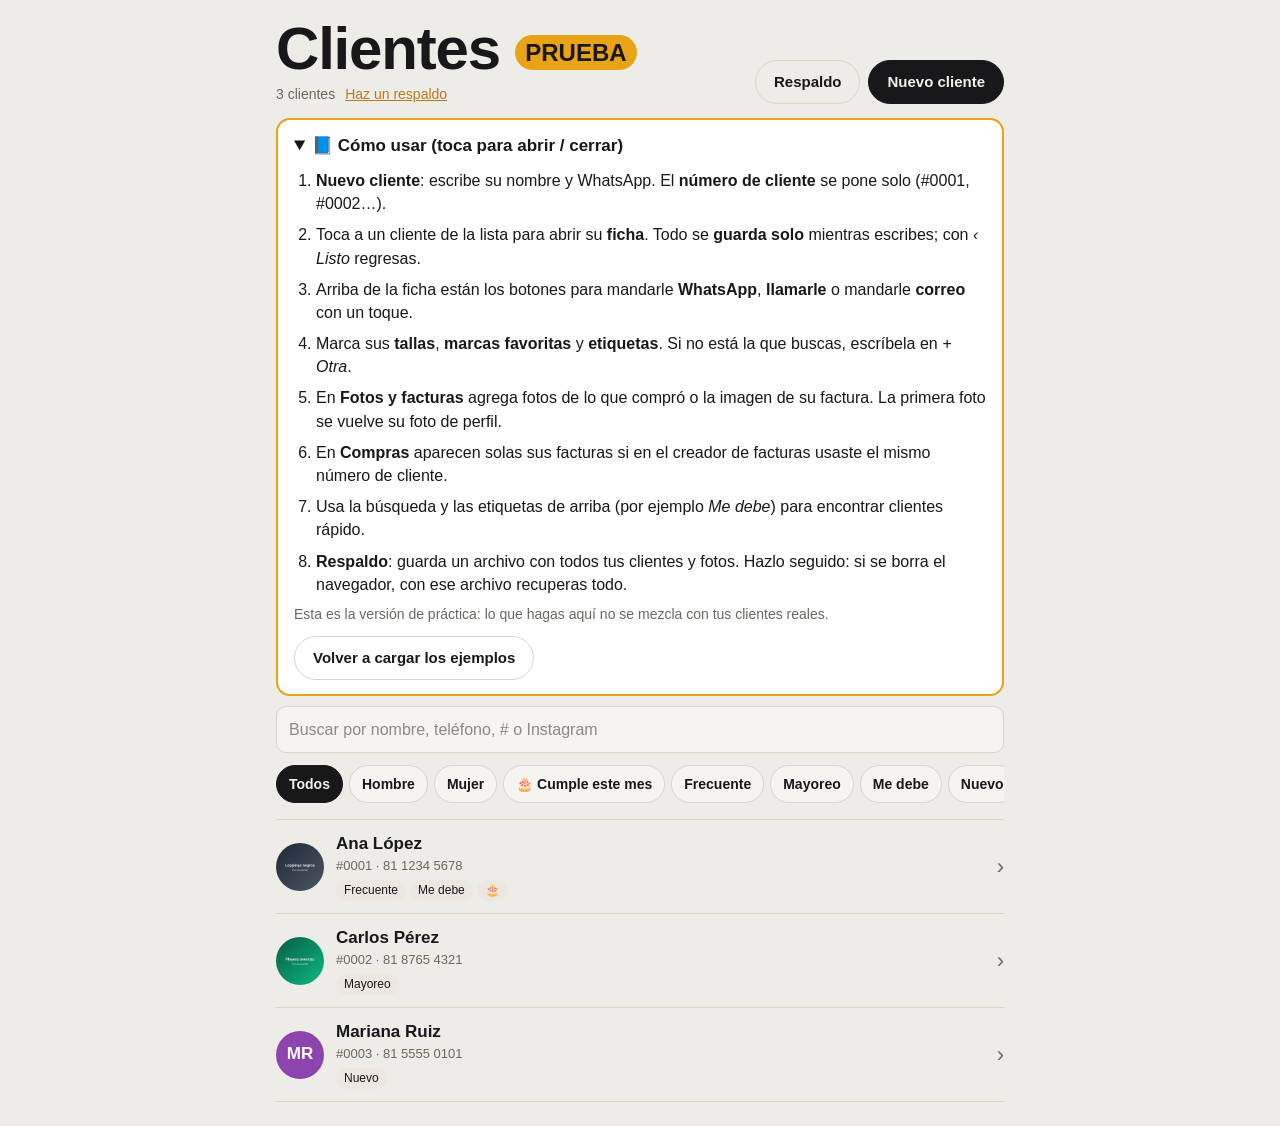
<file: clientes/prueba.html>
<!doctype html>
<html lang="es">
<head>
<meta charset="utf-8">
<meta name="viewport" content="width=device-width, initial-scale=1, viewport-fit=cover">
<meta name="apple-mobile-web-app-capable" content="yes">
<meta name="mobile-web-app-capable" content="yes">
<meta name="theme-color" content="#18171A">
<title>Clientes (PRUEBA)</title>
<link rel="manifest" href="manifest.webmanifest">
<link rel="icon" href="icon-180.png">
<link rel="apple-touch-icon" href="icon-180.png">
<meta name="apple-mobile-web-app-title" content="Clientes prueba">
<meta name="apple-mobile-web-app-status-bar-style" content="black-translucent">

<style>
/* Misma familia visual que el creador de facturas */
:root{
  --bg:#EEECE7; --surface:#FFFFFF; --field:#F6F4F0; --line:#D9D5CD; --ink:#18171A; --muted:#6A6660;
  --inv-bg:#18171A; --inv-ink:#F4F1EB; --green:#1E9A4A; --blue:#2F6FE0; --wa:#1FAF57; --wa-ink:#FFFFFF;
  --danger:#C4402F; --warn:#B7791F; --pill:#ECE8E1; color-scheme:light;
}
@media (prefers-color-scheme: dark){
  :root:not([data-theme="light"]){
    --bg:#0D0D0F; --surface:#161619; --field:#1D1D21; --line:#2B2B30; --ink:#ECE9E3; --muted:#8D8A85;
    --inv-bg:#ECE9E3; --inv-ink:#121214; --green:#46C86E; --blue:#6FA3FF; --wa:#25D366; --wa-ink:#06200F;
    --danger:#FF6B57; --warn:#E8A317; --pill:#24242A; color-scheme:dark;
  }
}
:root[data-theme="dark"]{
  --bg:#0D0D0F; --surface:#161619; --field:#1D1D21; --line:#2B2B30; --ink:#ECE9E3; --muted:#8D8A85;
  --inv-bg:#ECE9E3; --inv-ink:#121214; --green:#46C86E; --blue:#6FA3FF; --wa:#25D366; --wa-ink:#06200F;
  --danger:#FF6B57; --warn:#E8A317; --pill:#24242A; color-scheme:dark;
}
*,*::before,*::after{box-sizing:border-box}
[hidden]{display:none !important}
html{-webkit-text-size-adjust:100%}
body{margin:0;background:var(--bg);color:var(--ink);font-family:-apple-system,BlinkMacSystemFont,"Segoe UI",Roboto,"Helvetica Neue",Arial,sans-serif;font-size:16px;line-height:1.45;-webkit-font-smoothing:antialiased;padding-top:env(safe-area-inset-top,0px);padding-bottom:calc(24px + env(safe-area-inset-bottom,0px))}
button,input,textarea{font:inherit;color:inherit}
:focus-visible{outline:2px solid var(--ink);outline-offset:2px}

.wrap{max-width:760px;margin:0 auto;padding:0 16px}
.top{display:flex;flex-wrap:wrap;align-items:flex-end;justify-content:space-between;gap:14px 12px;padding:22px 0 10px}
.top h1{margin:0;font-size:clamp(38px,11vw,60px);line-height:.9;font-weight:800;letter-spacing:-.02em}
.sub{margin:8px 0 0;color:var(--muted);font-size:14px;display:flex;gap:10px;flex-wrap:wrap;align-items:center}
.sub .warn{color:var(--warn);background:none;border:0;padding:0;font-size:14px;cursor:pointer;text-decoration:underline}
.top-actions{display:flex;gap:8px}
@media (max-width:599px){.top-actions{width:100%}.top-actions .btn{flex:1}}

.btn{display:inline-flex;align-items:center;justify-content:center;gap:8px;min-height:44px;padding:0 18px;border-radius:999px;border:1px solid var(--inv-bg);background:var(--inv-bg);color:var(--inv-ink);font-weight:600;font-size:15px;cursor:pointer;text-decoration:none;white-space:nowrap}
.btn.ghost{background:transparent;color:var(--ink);border-color:var(--line)}
.btn.wa{background:var(--wa);color:var(--wa-ink);border-color:transparent}
.btn.danger{background:transparent;color:var(--danger);border-color:var(--danger)}
.btn.full{width:100%}

.search{margin:10px 0 8px}
input:not([type=file]),textarea{display:block;width:100%;min-height:46px;padding:11px 12px;border-radius:10px;border:1px solid var(--line);background:var(--field);font-size:16px;color:var(--ink)}
textarea{resize:vertical;line-height:1.4}
input::placeholder,textarea::placeholder{color:var(--muted);opacity:.75}
input[type=date]{-webkit-appearance:none;appearance:none}

.filters{display:flex;gap:6px;overflow-x:auto;padding:4px 0 10px;scrollbar-width:none;-webkit-overflow-scrolling:touch}
.filters::-webkit-scrollbar{display:none}
.chip{flex-shrink:0;min-width:44px;height:38px;padding:0 12px;border:1px solid var(--line);border-radius:999px;background:var(--field);color:var(--ink);font-weight:600;font-size:14px;cursor:pointer;white-space:nowrap}
.chip.on{background:var(--inv-bg);color:var(--inv-ink);border-color:var(--inv-bg)}
.chips{display:flex;flex-wrap:wrap;gap:6px;align-items:center}
.chips .chip{border-radius:8px}
.chip-in{width:110px !important;min-height:38px !important;height:38px;padding:0 10px !important;font-size:16px}

.count{color:var(--muted);font-size:14px;margin:4px 0 6px}
.list{border-top:1px solid var(--line)}
.row{all:unset;box-sizing:border-box;display:grid;grid-template-columns:48px minmax(0,1fr) auto;gap:12px;align-items:center;width:100%;padding:12px 0;border-bottom:1px solid var(--line);cursor:pointer}
.row:focus-visible{outline:2px solid var(--ink);outline-offset:2px}
.av{width:48px;height:48px;border-radius:50%;display:grid;place-items:center;font-weight:700;font-size:17px;color:#fff;overflow:hidden}
.av img{width:100%;height:100%;object-fit:cover;display:block}
.row b{display:block;overflow:hidden;text-overflow:ellipsis;white-space:nowrap;font-size:17px}
.row small{display:block;color:var(--muted);font-size:13px;overflow:hidden;text-overflow:ellipsis;white-space:nowrap}
.pills{display:flex;gap:4px;flex-wrap:wrap;margin-top:4px}
.pill{font-size:12px;padding:2px 8px;border-radius:999px;background:var(--pill);color:var(--ink)}
.pill.debe{background:transparent;border:1px solid var(--warn);color:var(--warn)}
.chev{color:var(--muted);font-size:22px}
.empty{color:var(--muted);padding:32px 0;text-align:center}

/* ---------- ficha del cliente ---------- */
.sheet{position:fixed;inset:0;z-index:40;background:var(--bg);overflow:auto;-webkit-overflow-scrolling:touch;transform:translateX(100%);visibility:hidden;transition:transform .25s ease,visibility 0s linear .25s}
.sheet.open{transform:none;visibility:visible;transition:transform .25s ease}
.bar{position:sticky;top:0;z-index:2;display:flex;align-items:center;justify-content:space-between;gap:10px;padding:calc(10px + env(safe-area-inset-top,0px)) 16px 10px;background:var(--surface);border-bottom:1px solid var(--line)}
.bar .t{min-width:0;text-align:center;flex:1}
.bar .t b{display:block;font-size:16px;overflow:hidden;text-overflow:ellipsis;white-space:nowrap}
.bar .t small{display:block;font-size:12px;color:var(--muted)}
.save[data-s="ok"]{color:var(--green)} .save[data-s="err"]{color:var(--danger)}
.sheet .wrap{padding-bottom:calc(40px + env(safe-area-inset-bottom,0px))}
.hero{display:flex;flex-direction:column;align-items:center;gap:6px;padding:20px 0 6px;text-align:center}
.hero .av{width:84px;height:84px;font-size:30px}
.hero h2{margin:4px 0 0;font-size:26px;font-weight:800;letter-spacing:-.01em;word-break:break-word}
.hero .num{color:var(--muted);font-size:15px;font-weight:600}
.quick{display:grid;grid-template-columns:repeat(3,1fr);gap:8px;padding:14px 0 6px}
.quick .btn{padding:0 8px;font-size:14px}
.quick .btn[aria-disabled="true"]{opacity:.35;pointer-events:none}
section.s{padding:20px 0;border-top:1px solid var(--line)}
section.s:first-of-type{border-top:0}
section.s h3{margin:0 0 14px;font-size:20px;font-weight:700}
.sh{display:flex;justify-content:space-between;align-items:baseline;gap:10px}
.sh small{color:var(--muted);font-size:14px}
label{display:block;font-size:13px;color:var(--muted);margin-bottom:12px}
label>input,label>textarea{margin-top:6px}
.opt{font-size:12px;opacity:.8}
.grid2{display:grid;grid-template-columns:1fr 1fr;gap:0 10px}
@media (max-width:360px){.grid2{grid-template-columns:1fr}}
.note{font-size:13px;color:var(--muted);margin:-4px 0 12px}
.note.bad{color:var(--danger)}
.lbl{font-size:13px;color:var(--muted);margin:0 0 8px}
.blk{margin-bottom:16px}
.link{display:inline-block;margin-top:-4px;font-size:14px;color:var(--blue);text-decoration:none}

.fotos{display:grid;grid-template-columns:repeat(3,1fr);gap:8px}
@media (min-width:600px){.fotos{grid-template-columns:repeat(4,1fr)}}
.ft{all:unset;position:relative;aspect-ratio:1;border-radius:10px;overflow:hidden;background:var(--field);cursor:pointer;display:block}
.ft img{width:100%;height:100%;object-fit:cover;display:block}
.ft:focus-visible{outline:2px solid var(--ink);outline-offset:2px}
.addf{display:grid;place-items:center;aspect-ratio:1;border-radius:10px;border:1px dashed var(--line);background:var(--field);color:var(--muted);font-size:13px;text-align:center;cursor:pointer;padding:6px;line-height:1.25}
.addf b{display:block;font-size:26px;font-weight:400;color:var(--ink)}
.sr{position:absolute;width:1px;height:1px;overflow:hidden;clip:rect(0 0 0 0);white-space:nowrap}

.compras .sum{display:grid;grid-template-columns:repeat(3,1fr);gap:8px;margin-bottom:12px}
.stat{background:var(--surface);border:1px solid var(--line);border-radius:12px;padding:10px 12px}
.stat span{display:block;font-size:12px;color:var(--muted)}
.stat b{font-size:17px;font-variant-numeric:tabular-nums}
.stat.g b{color:var(--green)} .stat.w b{color:var(--warn)}
.cp{display:flex;justify-content:space-between;gap:10px;padding:10px 0;border-top:1px solid var(--line);font-size:15px}
.cp small{display:block;color:var(--muted);font-size:13px}
.cp .r{text-align:right;font-variant-numeric:tabular-nums;font-weight:600}
.cp .r small{color:var(--warn);font-weight:400}
.cp .r small.ok{color:var(--green)}

/* ---------- visor de foto ---------- */
.viewer{position:fixed;inset:0;z-index:70;background:rgba(0,0,0,.92);display:flex;flex-direction:column;padding:env(safe-area-inset-top,0px) 0 env(safe-area-inset-bottom,0px)}
.viewer .vi{flex:1;min-height:0;display:grid;place-items:center;padding:12px}
.viewer img{max-width:100%;max-height:100%;object-fit:contain;border-radius:8px}
.viewer .va{display:grid;grid-template-columns:1fr 1fr 1fr;gap:8px;padding:12px 16px}
.viewer .btn.ghost{color:#fff;border-color:rgba(255,255,255,.35)}
.viewer .btn.danger{color:#FF6B57;border-color:#FF6B57}

/* ---------- respaldo ---------- */
.drawer{position:fixed;inset:0;z-index:60;display:flex;align-items:flex-end;justify-content:center;background:rgba(0,0,0,.45)}
.panel{width:min(100%,520px);max-height:90vh;overflow:auto;background:var(--surface);border-radius:20px 20px 0 0;padding:20px 16px calc(20px + env(safe-area-inset-bottom,0px))}
@media (min-width:600px){.drawer{align-items:center}.panel{border-radius:20px}}
.panel h2{margin:0 0 6px;font-size:24px;font-weight:800}
.panel p{margin:0 0 14px;color:var(--muted);font-size:15px}
.panel .btn{margin-bottom:10px}

.toast{position:fixed;left:50%;bottom:calc(24px + env(safe-area-inset-bottom,0px));transform:translate(-50%,12px);opacity:0;z-index:90;background:var(--inv-bg);color:var(--inv-ink);padding:10px 16px;border-radius:999px;font-size:14px;pointer-events:none;transition:opacity .2s,transform .2s;max-width:calc(100% - 32px);text-align:center}
.toast.on{opacity:1;transform:translate(-50%,0)}
.fatal{margin:16px 0;padding:14px 16px;border:2px solid var(--danger);border-radius:12px;color:var(--danger)}
@media (prefers-reduced-motion: reduce){.sheet,.sheet.open,.toast{transition:none}}
.guia{margin:4px 0 10px}
.guia details{background:var(--surface);border:2px solid #E8A317;border-radius:14px;padding:14px 16px}
.guia summary{cursor:pointer;font-weight:700;font-size:17px}
.guia ol{margin:10px 0 6px;padding-left:22px;display:grid;gap:8px}
.guia p{margin:8px 0 0;color:var(--muted);font-size:14px}
.guia .btn{margin-top:12px}
.tag-prueba{font-size:.4em;vertical-align:middle;background:#E8A317;color:#18171A;padding:4px 10px;border-radius:999px;letter-spacing:0}
</style>
</head>
<body>
<div class="wrap">
  <header class="top">
    <div>
      <h1>Clientes <span class="tag-prueba">PRUEBA</span></h1>
      <p class="sub"><span id="total">Cargando…</span><button type="button" class="warn" id="bkWarn" hidden>Haz un respaldo</button></p>
    </div>
    <div class="top-actions">
      <button type="button" class="btn ghost" id="btnBackup">Respaldo</button>
      <button type="button" class="btn" id="btnNuevo">Nuevo cliente</button>
    </div>
  </header>
  <div class="guia"><details open>
  <summary>📘 Cómo usar (toca para abrir / cerrar)</summary>
  <ol>
    <li><b>Nuevo cliente</b>: escribe su nombre y WhatsApp. El <b>número de cliente</b> se pone solo (#0001, #0002…).</li>
    <li>Toca a un cliente de la lista para abrir su <b>ficha</b>. Todo se <b>guarda solo</b> mientras escribes; con <i>‹ Listo</i> regresas.</li>
    <li>Arriba de la ficha están los botones para mandarle <b>WhatsApp</b>, <b>llamarle</b> o mandarle <b>correo</b> con un toque.</li>
    <li>Marca sus <b>tallas</b>, <b>marcas favoritas</b> y <b>etiquetas</b>. Si no está la que buscas, escríbela en <i>+ Otra</i>.</li>
    <li>En <b>Fotos y facturas</b> agrega fotos de lo que compró o la imagen de su factura. La primera foto se vuelve su foto de perfil.</li>
    <li>En <b>Compras</b> aparecen solas sus facturas si en el creador de facturas usaste el mismo número de cliente.</li>
    <li>Usa la búsqueda y las etiquetas de arriba (por ejemplo <i>Me debe</i>) para encontrar clientes rápido.</li>
    <li><b>Respaldo</b>: guarda un archivo con todos tus clientes y fotos. Hazlo seguido: si se borra el navegador, con ese archivo recuperas todo.</li>
  </ol>
  <p>Esta es la versión de práctica: lo que hagas aquí no se mezcla con tus clientes reales.</p>
  <button type="button" class="btn ghost" id="btnResetDemo">Volver a cargar los ejemplos</button>
</details></div>
  <div id="fatal" class="fatal" hidden></div>
  <div class="search"><input id="q" type="search" placeholder="Buscar por nombre, teléfono, # o Instagram" aria-label="Buscar cliente" autocomplete="off"></div>
  <div class="filters" id="filters" role="group" aria-label="Filtrar por etiqueta"></div>
  <div class="count" id="count"></div>
  <div class="list" id="list"></div>
</div>

<!-- Ficha del cliente -->
<div class="sheet" id="sheet" role="dialog" aria-modal="true" aria-labelledby="sheetName">
  <div class="bar">
    <button type="button" class="btn ghost" id="btnListo">‹ Listo</button>
    <div class="t"><b id="barName">Cliente</b><small class="save" id="saveState" data-s=""></small></div>
    <span style="width:72px"></span>
  </div>
  <div class="wrap" id="form">
    <div class="hero">
      <div class="av" id="heroAv"></div>
      <h2 id="sheetName">Nuevo cliente</h2>
      <div class="num" id="heroNum"></div>
    </div>
    <div class="quick">
      <a class="btn wa" id="qWa" target="_blank" rel="noopener">WhatsApp</a>
      <a class="btn ghost" id="qTel">Llamar</a>
      <a class="btn ghost" id="qMail">Correo</a>
    </div>

    <section class="s">
      <h3>Datos</h3>
      <label>Nombre<input data-f="nombre" placeholder="Nombre completo" autocomplete="off"></label>
      <div class="grid2">
        <label>Número de cliente<input data-f="num" inputmode="numeric" autocomplete="off"></label>
        <label>WhatsApp / teléfono<input data-f="telefono" inputmode="tel" placeholder="81 1234 5678" autocomplete="off"></label>
      </div>
      <p class="note" id="numNote">Usa este mismo número en sus facturas para que se conecten.</p>
      <label>Correo <span class="opt">(opcional)</span><input data-f="correo" type="email" inputmode="email" placeholder="correo@ejemplo.com" autocomplete="off"></label>
      <div class="grid2">
        <label>Instagram / Facebook <span class="opt">(opcional)</span><input data-f="instagram" placeholder="@usuario" autocomplete="off"></label>
        <label>Cumpleaños <span class="opt">(opcional)</span><input data-f="cumple" type="date"></label>
      </div>
    </section>

    <section class="s">
      <h3>Dirección</h3>
      <label><span class="sr">Dirección de la casa</span><textarea data-f="direccion" rows="3" placeholder="Calle, número, colonia, ciudad, código postal"></textarea></label>
      <a class="link" id="mapLink" target="_blank" rel="noopener" hidden>Abrir en Mapas ›</a>
    </section>

    <section class="s">
      <h3>Tallas</h3>
      <div class="blk"><p class="lbl">Compra ropa de</p><div class="chips" id="lineaCli"></div></div>
      <div class="blk"><p class="lbl">Playeras / tops</p><div class="chips" data-size="tallaArriba"></div></div>
      <div class="blk"><p class="lbl">Pants / leggings / shorts</p><div class="chips" data-size="tallaAbajo"></div></div>
      <label style="max-width:200px">Tenis (MX)<input data-f="tallaTenis" inputmode="decimal" placeholder="26.5" autocomplete="off"></label>
    </section>

    <section class="s">
      <h3>Marcas favoritas</h3>
      <div class="chips" data-multi="marcas"></div>
    </section>

    <section class="s">
      <h3>Etiquetas</h3>
      <div class="chips" data-multi="etiquetas"></div>
    </section>

    <section class="s">
      <div class="sh"><h3>Fotos y facturas</h3><small id="fotoCount"></small></div>
      <p class="note">Fotos de lo que compró, comprobantes de pago o la imagen de su factura.</p>
      <div class="fotos" id="fotos"></div>
    </section>

    <section class="s compras">
      <h3>Compras</h3>
      <div id="compras"></div>
    </section>

    <section class="s">
      <h3>Notas</h3>
      <label><span class="sr">Notas</span><textarea data-f="notas" rows="4" placeholder="Lo que quieras recordar: le gusta el color negro, paga en efectivo, etc."></textarea></label>
    </section>

    <section class="s">
      <button type="button" class="btn danger full" id="btnDel">Eliminar cliente</button>
    </section>
  </div>
</div>

<!-- Visor de foto -->
<div class="viewer" id="viewer" hidden role="dialog" aria-modal="true" aria-label="Foto">
  <div class="vi"><img id="vImg" alt=""></div>
  <div class="va">
    <button type="button" class="btn ghost" id="vClose">Cerrar</button>
    <button type="button" class="btn ghost" id="vShare">Guardar</button>
    <button type="button" class="btn danger" id="vDel">Borrar</button>
  </div>
</div>

<!-- Respaldo -->
<div class="drawer" id="bk" hidden>
  <div class="panel" role="dialog" aria-modal="true" aria-labelledby="bkTitle">
    <h2 id="bkTitle">Respaldo</h2>
    <p>Tus clientes viven solo en este aparato. Guarda un respaldo seguido (en iCloud, en tu correo o en la laptop). Con ese archivo también puedes pasar tus clientes a otro aparato.</p>
    <p id="bkLast"></p>
    <button type="button" class="btn full" id="bkExport">Guardar respaldo</button>
    <label class="btn ghost full" style="margin:0 0 10px">Cargar un respaldo<input type="file" class="sr" id="bkImport" accept=".json,application/json"></label>
    <button type="button" class="btn ghost full" id="bkClose">Cerrar</button>
  </div>
</div>

<div class="toast" id="toast" role="status" aria-live="polite"></div>

<script>
(function(){
'use strict';
const CFG={"db": "clientes_PRUEBA_db", "facturas": "facturas_PRUEBA_v1"};
const $=(s,el=document)=>el.querySelector(s);
const esc=s=>String(s==null?'':s).replace(/[&<>"']/g,c=>({'&':'&amp;','<':'&lt;','>':'&gt;','"':'&quot;',"'":'&#39;'}[c]));
const uid=()=>Date.now().toString(36)+Math.random().toString(36).slice(2,7);
const pad=n=>String(n).padStart(2,'0');
const MESES=['enero','febrero','marzo','abril','mayo','junio','julio','agosto','septiembre','octubre','noviembre','diciembre'];
const numCli=v=>{v=String(v==null?'':v).trim().replace(/^#/,'');return /^\d+$/.test(v)?v.padStart(4,'0'):v;};
const num=v=>{const n=parseFloat(String(v==null?'':v).replace(/[^0-9.\-]/g,''));return isFinite(n)?n:0;};
const money=v=>'$'+num(v).toLocaleString('en-US',{minimumFractionDigits:2,maximumFractionDigits:2});
const digits=s=>String(s||'').replace(/\D/g,'');
const fechaCorta=s=>{const m=/^(\d{4})-(\d{2})-(\d{2})$/.exec(s||'');return m?(+m[3])+' '+MESES[+m[2]-1].slice(0,3)+' '+m[1]:'';};
const TALLAS=['XS','S','M','L','XL','2XL'];
const MARCAS=['Gymshark','YoungLA','Darc Sport','Alphalete','Nike','Adidas'];
const ETIQUETAS=['Frecuente','Mayoreo','Me debe','VIP','Nuevo'];
const COLORES=['#2F6FE0','#1E9A4A','#C4402F','#8E44AD','#D35400','#16A085','#B7791F','#5D6D7E'];

/* ---------- almacenamiento (IndexedDB: aguanta muchas fotos) ---------- */
let db=null;
const reqP=r=>new Promise((res,rej)=>{r.onsuccess=()=>res(r.result);r.onerror=()=>rej(r.error);});
const done=t=>new Promise((res,rej)=>{t.oncomplete=()=>res();t.onerror=t.onabort=()=>rej(t.error);});
function openDB(){
  return new Promise((res,rej)=>{
    if(!window.indexedDB) return rej(new Error('sin indexedDB'));
    const r=indexedDB.open(CFG.db,1);
    r.onupgradeneeded=()=>{const d=r.result;
      if(!d.objectStoreNames.contains('clientes')) d.createObjectStore('clientes',{keyPath:'id'});
      if(!d.objectStoreNames.contains('fotos')){const f=d.createObjectStore('fotos',{keyPath:'id'});f.createIndex('clienteId','clienteId');}
    };
    r.onsuccess=()=>res(r.result); r.onerror=()=>rej(r.error);
  });
}
const getAll=store=>reqP(db.transaction(store).objectStore(store).getAll());
function put(store,v){const t=db.transaction(store,'readwrite');t.objectStore(store).put(v);return done(t);}
function fotosDe(cid){return reqP(db.transaction('fotos').objectStore('fotos').index('clienteId').getAll(cid));}
async function delCliente(cid){
  const t=db.transaction(['clientes','fotos'],'readwrite');
  t.objectStore('clientes').delete(cid);
  const idx=t.objectStore('fotos').index('clienteId');
  const keys=await reqP(idx.getAllKeys(cid));
  keys.forEach(k=>t.objectStore('fotos').delete(k));
  return done(t);
}
function delFoto(id){const t=db.transaction('fotos','readwrite');t.objectStore('fotos').delete(id);return done(t);}
let persisted=false;
function askPersist(){ if(persisted) return; persisted=true; try{ navigator.storage&&navigator.storage.persist&&navigator.storage.persist(); }catch(e){} }

/* ---------- facturas (se conectan por número de cliente) ---------- */
function leerFacturas(){
  try{ return Object.values(JSON.parse(localStorage.getItem(CFG.facturas)||'{}')||{}); }catch(e){ return []; }
}
function totFactura(f){
  const sub=(f.items||[]).reduce((a,i)=>a+num(i.precio),0), tot=sub+num(f.envio);
  const pag=(f.anticipos||[]).reduce((a,x)=>a+Math.max(0,num(x.monto)),0);
  return {tot, rest:(f.anticipos||[]).some(a=>num(a.monto)>0)?tot-pag:0};
}
function comprasPorNum(){
  const m=new Map();
  leerFacturas().forEach(f=>{
    const k=numCli(f.clienteNum); if(!k) return;
    const t=totFactura(f), o=m.get(k)||{n:0,tot:0,debe:0,lista:[]};
    o.n++; o.tot+=t.tot; if(t.rest>0) o.debe+=t.rest; o.lista.push(Object.assign({t},f)); m.set(k,o);
  });
  m.forEach(o=>o.lista.sort((a,b)=>(b.fecha||'').localeCompare(a.fecha||'')));
  return m;
}

/* ---------- estado ---------- */
let clientes=[], cur=null, curFotos=[], fotoURLs=[], saved=false, filtro='', dirty=false, saveTimer=null;
function blank(){
  return {id:'c'+uid(),num:nextNum(),nombre:'',telefono:'',correo:'',instagram:'',cumple:'',direccion:'',notas:'',
    linea:'',tallaArriba:'',tallaAbajo:'',tallaTenis:'',marcas:[],etiquetas:[],portada:null,createdAt:Date.now(),updatedAt:Date.now()};
}
function nextNum(){
  let max=0; clientes.forEach(c=>{const n=numCli(c.num); if(/^\d+$/.test(n)) max=Math.max(max,+n);});
  return String(max+1).padStart(4,'0');
}
function iniciales(n){ const p=(n||'').trim().split(/\s+/).filter(Boolean); return ((p[0]||'?')[0]+(p.length>1?p[p.length-1][0]:'')).toUpperCase(); }
function color(id){ let h=0; for(const c of String(id)) h=(h*31+c.charCodeAt(0))|0; return COLORES[Math.abs(h)%COLORES.length]; }
function cumpleEsteMes(c){ const m=/^\d{4}-(\d{2})/.exec(c.cumple||''); return m&&+m[1]===new Date().getMonth()+1; }

/* ---------- lista ---------- */
const avatarURL=new Map();
async function cargarPortadas(){
  avatarURL.forEach(u=>URL.revokeObjectURL(u)); avatarURL.clear();
  const ids=new Set(clientes.map(c=>c.portada).filter(Boolean)); if(!ids.size) return;
  const t=db.transaction('fotos').objectStore('fotos');
  await Promise.all([...ids].map(async id=>{ const f=await reqP(t.get(id)).catch(()=>null); if(f&&f.blob) avatarURL.set(id,URL.createObjectURL(f.blob)); }));
}
function avHTML(c){
  const u=c.portada&&avatarURL.get(c.portada);
  return '<div class="av" style="background:'+color(c.id)+'">'+(u?'<img src="'+u+'" alt="">':esc(iniciales(c.nombre)))+'</div>';
}
function renderFilters(){
  const tags=new Set(); clientes.forEach(c=>(c.etiquetas||[]).forEach(t=>tags.add(t)));
  const opts=[['','Todos']].concat(clientes.some(c=>c.linea)?[['__hombre','Hombre'],['__mujer','Mujer']]:[]).concat(clientes.some(cumpleEsteMes)?[['__cumple','🎂 Cumple este mes']]:[]).concat([...tags].sort().map(t=>[t,t]));
  if(filtro&&!opts.some(o=>o[0]===filtro)) filtro='';
  $('#filters').innerHTML=opts.length>1?opts.map(o=>'<button type="button" class="chip'+(filtro===o[0]?' on':'')+'" data-filtro="'+esc(o[0])+'" aria-pressed="'+(filtro===o[0])+'">'+esc(o[1])+'</button>').join(''):'';
}
function renderList(){
  const q=($('#q').value||'').toLowerCase().trim(), qd=digits(q), compras=comprasPorNum();
  let rows=clientes.filter(c=>{
    if(filtro==='__cumple'&&!cumpleEsteMes(c)) return false;
    if((filtro==='__hombre'||filtro==='__mujer')&&!(c.linea===filtro.slice(2)||c.linea==='ambos')) return false;
    if(filtro&&!filtro.startsWith('__')&&!(c.etiquetas||[]).includes(filtro)) return false;
    if(!q) return true;
    const hay=[c.nombre,c.instagram,c.correo,c.notas,'#'+numCli(c.num)].join(' ').toLowerCase();
    return hay.includes(q)||(qd.length>=3&&digits(c.telefono).includes(qd))||(qd&&numCli(c.num)===numCli(qd));
  });
  rows.sort((a,b)=>(a.nombre||'').localeCompare(b.nombre||'','es',{sensitivity:'base'}));
  $('#total').textContent=clientes.length===1?'1 cliente':clientes.length+' clientes';
  $('#count').textContent=(q||filtro)?(rows.length===1?'1 resultado':rows.length+' resultados'):'';
  if(!rows.length){
    $('#list').innerHTML='<p class="empty">'+(clientes.length?'Ningún cliente coincide con la búsqueda.':'Todavía no tienes clientes. Toca “Nuevo cliente” para empezar.')+'</p>';
    return;
  }
  $('#list').innerHTML=rows.map(c=>{
    const k=numCli(c.num), cp=compras.get(k);
    const pills=(c.etiquetas||[]).map(t=>'<span class="pill">'+esc(t)+'</span>').join('')+
      (cp&&cp.debe>0?'<span class="pill debe">Debe '+money(cp.debe)+'</span>':'')+(cumpleEsteMes(c)?'<span class="pill">🎂</span>':'');
    return '<button type="button" class="row" data-id="'+esc(c.id)+'">'+avHTML(c)+
      '<div style="min-width:0"><b>'+esc((c.nombre||'').trim()||'Sin nombre')+'</b><small>#'+esc(k)+(c.telefono?' · '+esc(c.telefono):'')+(cp?' · '+cp.n+(cp.n===1?' compra':' compras'):'')+'</small>'+(pills?'<div class="pills">'+pills+'</div>':'')+'</div>'+
      '<span class="chev" aria-hidden="true">›</span></button>';
  }).join('');
}
function updateBackupWarn(){
  let last=0; try{ last=+localStorage.getItem(CFG.db+'_ultimoRespaldo')||0; }catch(e){}
  $('#bkWarn').hidden=!(clientes.length&&(!last||Date.now()-last>14*864e5));
  $('#bkLast').textContent=last?'Último respaldo: '+new Date(last).toLocaleDateString('es-MX',{day:'numeric',month:'long',year:'numeric'}):'Todavía no has hecho ningún respaldo.';
}
async function refreshList(){ await cargarPortadas(); renderFilters(); renderList(); updateBackupWarn(); }
$('#q').addEventListener('input',renderList);
$('#filters').addEventListener('click',e=>{ const b=e.target.closest('[data-filtro]'); if(!b) return; filtro=b.dataset.filtro; renderFilters(); renderList(); });
$('#list').addEventListener('click',e=>{ const r=e.target.closest('.row'); if(r) abrir(r.dataset.id); });

/* ---------- ficha ---------- */
const sheet=$('#sheet');
function setSave(s,t){ const el=$('#saveState'); el.dataset.s=s; el.textContent=t; }
async function abrir(id){
  const c=clientes.find(x=>x.id===id); if(!c) return;
  cur=JSON.parse(JSON.stringify(c)); saved=true; dirty=false;
  curFotos=await fotosDe(id).catch(()=>[]);
  mostrar(); setSave('ok','Guardado');
}
function nuevo(){
  cur=blank(); saved=false; dirty=false; curFotos=[]; mostrar(); setSave('','Nuevo');
  setTimeout(()=>{ const n=$('[data-f="nombre"]'); n&&n.focus({preventScroll:true}); },280);
}
function mostrar(){
  document.querySelectorAll('#form [data-f]').forEach(el=>{ el.value=cur[el.dataset.f]==null?'':cur[el.dataset.f]; });
  document.querySelectorAll('[data-size]').forEach(renderSize);
  renderLineaCli();
  document.querySelectorAll('[data-multi]').forEach(renderMulti);
  head(); renderFotos(); renderCompras(); numCheck();
  confirmDel(false);
  sheet.classList.add('open'); sheet.scrollTop=0; document.body.style.overflow='hidden';
  setTimeout(()=>$('#btnListo').focus({preventScroll:true}),50);
}
function head(){
  const nm=(cur.nombre||'').trim();
  $('#sheetName').textContent=nm||'Nuevo cliente'; $('#barName').textContent=nm||'Cliente';
  $('#heroNum').textContent='Cliente #'+numCli(cur.num);
  const av=$('#heroAv'), port=curFotos.find(f=>f.id===cur.portada);
  av.style.background=color(cur.id);
  av.innerHTML=port?'<img src="'+fotoURL(port)+'" alt="">':esc(iniciales(nm));
  const d=digits(cur.telefono), wa=d.length===10?'52'+d:d;
  setLink($('#qWa'),wa.length>=10?'https://wa.me/'+wa:null);
  setLink($('#qTel'),d.length>=7?'tel:'+d:null);
  setLink($('#qMail'),/\S+@\S+\.\S+/.test(cur.correo||'')?'mailto:'+cur.correo.trim():null);
  const dir=(cur.direccion||'').trim(), ml=$('#mapLink');
  ml.hidden=!dir; if(dir) ml.href='https://maps.apple.com/?q='+encodeURIComponent(dir);
}
function setLink(a,href){ if(href){a.href=href;a.removeAttribute('aria-disabled');a.removeAttribute('tabindex');} else {a.removeAttribute('href');a.setAttribute('aria-disabled','true');a.setAttribute('tabindex','-1');} }
function numCheck(){
  const k=numCli(cur.num), dup=k&&clientes.some(c=>c.id!==cur.id&&numCli(c.num)===k), el=$('#numNote');
  el.classList.toggle('bad',!!dup||!k);
  el.textContent=!k?'Ponle un número de cliente.':dup?'Ese número ya lo tiene otro cliente. Usa uno diferente.':'Usa este mismo número en sus facturas para que se conecten.';
}
async function cerrar(){
  await guardar(true);
  sheet.classList.remove('open'); document.body.style.overflow='';
  fotoURLs.forEach(u=>URL.revokeObjectURL(u)); fotoURLs=[]; urlCache.clear();
  cur=null; await refreshList();
}
$('#btnListo').addEventListener('click',cerrar);
$('#btnNuevo').addEventListener('click',nuevo);

function vacio(c){ return !(c.nombre||'').trim()&&!(c.telefono||'').trim()&&!curFotos.length; }
function cambio(){ dirty=true; cur.updatedAt=Date.now(); setSave('pending','Guardando…'); clearTimeout(saveTimer); saveTimer=setTimeout(()=>guardar(false),500); }
async function guardar(force){
  clearTimeout(saveTimer);
  if(!cur||(!dirty&&!force)) return;
  if(!saved&&vacio(cur)){ if(force) setSave('',''); return; }
  dirty=false;
  try{
    const data=JSON.parse(JSON.stringify(cur));
    await put('clientes',data); saved=true; askPersist();
    const i=clientes.findIndex(c=>c.id===data.id); if(i<0) clientes.push(data); else clientes[i]=data;
    setSave('ok','Guardado');
  }catch(e){ dirty=true; setSave('err','No se pudo guardar'); }
}
document.addEventListener('visibilitychange',()=>{ if(document.visibilityState==='hidden'&&cur) guardar(true); });

$('#form').addEventListener('input',e=>{
  const f=e.target.dataset.f; if(!f||!cur) return;
  cur[f]=e.target.value; if(f==='num') numCheck();
  head(); cambio();
});
$('#form').addEventListener('change',e=>{
  if(e.target.dataset.f==='num'&&cur){ const k=numCli(e.target.value); if(k!==e.target.value){ e.target.value=k; cur.num=k; head(); numCheck(); cambio(); } }
});

/* para quién compra (hombre / mujer / ambos) */
const LINEA_CLI=[['hombre','Hombre'],['mujer','Mujer'],['ambos','Ambos']];
function renderLineaCli(){
  $('#lineaCli').innerHTML=LINEA_CLI.map(l=>'<button type="button" class="chip'+(cur.linea===l[0]?' on':'')+'" data-lc="'+l[0]+'" aria-pressed="'+(cur.linea===l[0])+'">'+l[1]+'</button>').join('');
}
$('#lineaCli').addEventListener('click',e=>{ const b=e.target.closest('[data-lc]'); if(!b||!cur) return; e.stopPropagation();
  cur.linea=cur.linea===b.dataset.lc?'':b.dataset.lc; renderLineaCli(); cambio(); });

/* tallas (una sola) */
function renderSize(box){
  const k=box.dataset.size, v=cur[k]||'';
  box.innerHTML=TALLAS.map(t=>'<button type="button" class="chip'+(v===t?' on':'')+'" data-v="'+t+'" aria-pressed="'+(v===t)+'">'+t+'</button>').join('');
}
/* marcas / etiquetas (varias) */
function renderMulti(box){
  const k=box.dataset.multi, sel=cur[k]||[], pre=k==='marcas'?MARCAS:ETIQUETAS;
  const all=pre.concat(sel.filter(x=>!pre.includes(x)));
  box.innerHTML=all.map(t=>'<button type="button" class="chip'+(sel.includes(t)?' on':'')+'" data-v="'+esc(t)+'" aria-pressed="'+sel.includes(t)+'">'+esc(t)+'</button>').join('')+
    '<input class="chip-in" data-addto="'+k+'" placeholder="+ Otra" aria-label="Agregar otra" autocomplete="off" enterkeyhint="done">';
}
$('#form').addEventListener('click',e=>{
  const b=e.target.closest('.chips .chip'); if(!b||!cur) return;
  const box=b.parentElement, v=b.dataset.v;
  if(box.dataset.size){ const k=box.dataset.size; cur[k]=cur[k]===v?'':v; renderSize(box); }
  else { const k=box.dataset.multi, s=cur[k]=(cur[k]||[]).slice(), i=s.indexOf(v); if(i<0) s.push(v); else s.splice(i,1); renderMulti(box); }
  cambio();
});
function agregarOtra(inp){
  const k=inp.dataset.addto, v=inp.value.trim().replace(/\s+/g,' '); if(!v||!cur) return;
  const s=cur[k]=(cur[k]||[]).slice(); if(!s.some(x=>x.toLowerCase()===v.toLowerCase())) s.push(v);
  const box=inp.parentElement; renderMulti(box); cambio();
  const ni=box.querySelector('.chip-in'); ni&&ni.focus();
}
$('#form').addEventListener('keydown',e=>{ if(e.target.dataset.addto&&e.key==='Enter'){ e.preventDefault(); agregarOtra(e.target); } });
$('#form').addEventListener('focusout',e=>{ if(e.target.dataset.addto&&e.target.value.trim()) agregarOtra(e.target); });

/* ---------- fotos ---------- */
const urlCache=new Map();
function fotoURL(f){ if(!urlCache.has(f.id)){ const u=URL.createObjectURL(f.blob); urlCache.set(f.id,u); fotoURLs.push(u); } return urlCache.get(f.id); }
function renderFotos(){
  curFotos.sort((a,b)=>(b.fecha||0)-(a.fecha||0));
  $('#fotoCount').textContent=curFotos.length?(curFotos.length===1?'1 foto':curFotos.length+' fotos'):'';
  $('#fotos').innerHTML='<label class="addf"><span><b>+</b>Agregar</span><input type="file" class="sr" id="fotoIn" accept="image/*" multiple></label>'+
    curFotos.map(f=>'<button type="button" class="ft" data-foto="'+esc(f.id)+'" aria-label="Ver foto"><img src="'+fotoURL(f)+'" alt="" loading="lazy"></button>').join('');
}
function loadImg(src){return new Promise((res,rej)=>{const im=new Image();im.onload=()=>res(im);im.onerror=rej;im.src=src;});}
async function comprimir(file){
  const u=URL.createObjectURL(file);
  try{
    const im=await loadImg(u), w=im.naturalWidth, h=im.naturalHeight, s=Math.min(1,1600/Math.max(w,h));
    const c=document.createElement('canvas'); c.width=Math.round(w*s); c.height=Math.round(h*s);
    c.getContext('2d').drawImage(im,0,0,c.width,c.height);
    const b=await new Promise(r=>c.toBlob(r,'image/jpeg',.82)); if(!b) throw 0; return b;
  } finally { URL.revokeObjectURL(u); }
}
$('#fotos').addEventListener('change',async e=>{
  if(e.target.id!=='fotoIn'||!cur) return;
  const files=[...(e.target.files||[])]; e.target.value=''; if(!files.length) return;
  setSave('pending','Guardando fotos…');
  let ok=0;
  for(const file of files){
    try{
      const blob=await comprimir(file);
      const f={id:'p'+uid(),clienteId:cur.id,blob,nombre:file.name||'foto.jpg',fecha:Date.now()};
      await put('fotos',f); curFotos.push(f); ok++;
      if(!cur.portada) cur.portada=f.id;
    }catch(err){}
  }
  dirty=true; await guardar(true);
  renderFotos(); head();
  toast(ok===files.length?(ok===1?'Foto guardada':ok+' fotos guardadas'):'Algunas fotos no se pudieron guardar');
});

/* visor */
let vFoto=null, vArm=false;
$('#fotos').addEventListener('click',e=>{
  const b=e.target.closest('[data-foto]'); if(!b) return;
  vFoto=curFotos.find(f=>f.id===b.dataset.foto); if(!vFoto) return;
  $('#vImg').src=fotoURL(vFoto); vArm=false; $('#vDel').textContent='Borrar';
  $('#viewer').hidden=false; $('#vClose').focus();
});
function cerrarVisor(){ $('#viewer').hidden=true; vFoto=null; }
$('#vClose').addEventListener('click',cerrarVisor);
$('#vDel').addEventListener('click',async()=>{
  if(!vFoto) return;
  if(!vArm){ vArm=true; $('#vDel').textContent='¿Seguro?'; setTimeout(()=>{ vArm=false; if(vFoto) $('#vDel').textContent='Borrar'; },3500); return; }
  try{ await delFoto(vFoto.id); }catch(e){ toast('No se pudo borrar'); return; }
  curFotos=curFotos.filter(f=>f.id!==vFoto.id);
  if(cur.portada===vFoto.id){ cur.portada=curFotos[0]?curFotos[0].id:null; dirty=true; await guardar(true); }
  cerrarVisor(); renderFotos(); head(); toast('Foto borrada');
});
$('#vShare').addEventListener('click',async()=>{
  if(!vFoto) return;
  const name=(vFoto.nombre||'foto.jpg').replace(/\.[^.]+$/,'')+'.jpg';
  await compartirArchivo(new File([vFoto.blob],name,{type:vFoto.blob.type||'image/jpeg'}));
});
async function compartirArchivo(file){
  try{
    if(navigator.canShare&&navigator.canShare({files:[file]})){ await navigator.share({files:[file]}); return true; }
  }catch(e){ if(e&&e.name==='AbortError') return false; }
  try{
    const u=URL.createObjectURL(file), a=document.createElement('a');
    a.href=u; a.download=file.name; document.body.appendChild(a); a.click(); a.remove();
    setTimeout(()=>URL.revokeObjectURL(u),4000); return true;
  }catch(e){ toast('No se pudo guardar el archivo'); return false; }
}

/* ---------- compras (desde el creador de facturas) ---------- */
function renderCompras(){
  const k=numCli(cur.num), cp=comprasPorNum().get(k);
  if(!cp){
    $('#compras').innerHTML='<p class="note">Aún no hay facturas con el número de cliente #'+esc(k)+' en este aparato. Cuando en el creador de facturas pongas este número, aquí aparecerán sus compras.</p>';
    return;
  }
  $('#compras').innerHTML='<div class="sum">'+
    '<div class="stat"><span>Compras</span><b>'+cp.n+'</b></div>'+
    '<div class="stat g"><span>Total comprado</span><b>'+money(cp.tot)+'</b></div>'+
    '<div class="stat'+(cp.debe>0?' w':'')+'"><span>Debe</span><b>'+money(cp.debe)+'</b></div></div>'+
    cp.lista.map(f=>'<div class="cp"><div><b>#'+esc(f.pedido||'')+'</b><small>'+esc(fechaCorta(f.fecha))+' · '+((f.items||[]).length===1?'1 prenda':(f.items||[]).length+' prendas')+'</small></div>'+
      '<div class="r">'+money(f.t.tot)+(f.t.rest>0?'<small>Resta '+money(f.t.rest)+'</small>':(f.anticipos||[]).length?'<small class="ok">Liquidado</small>':'')+'</div></div>').join('');
}

/* ---------- eliminar cliente ---------- */
let delArm=false, delTimer=null;
function confirmDel(on){ delArm=on; $('#btnDel').textContent=on?'Toca otra vez para eliminar (también sus fotos)':'Eliminar cliente'; }
$('#btnDel').addEventListener('click',async()=>{
  if(!cur) return;
  if(!delArm){ confirmDel(true); clearTimeout(delTimer); delTimer=setTimeout(()=>confirmDel(false),4000); return; }
  const id=cur.id, nm=(cur.nombre||'').trim()||'el cliente';
  try{ if(saved) await delCliente(id); }catch(e){ toast('No se pudo eliminar'); return; }
  clientes=clientes.filter(c=>c.id!==id); saved=false; dirty=false; cur.nombre=''; cur.telefono=''; curFotos=[];
  await cerrar(); toast('Se eliminó a '+nm);
});

/* ---------- respaldo ---------- */
const blobToData=b=>new Promise((res,rej)=>{const r=new FileReader();r.onload=()=>res(r.result);r.onerror=rej;r.readAsDataURL(b);});
async function dataToBlob(d){ return (await fetch(d)).blob(); }
function abrirBk(){ updateBackupWarn(); $('#bk').hidden=false; $('#bkExport').focus(); }
$('#btnBackup').addEventListener('click',abrirBk);
$('#bkWarn').addEventListener('click',abrirBk);
$('#bkClose').addEventListener('click',()=>{ $('#bk').hidden=true; });
$('#bk').addEventListener('click',e=>{ if(e.target.id==='bk') $('#bk').hidden=true; });
$('#bkExport').addEventListener('click',async()=>{
  const b=$('#bkExport'); b.disabled=true; b.textContent='Preparando…';
  try{
    const fotos=await getAll('fotos');
    const out={app:'clientes',version:1,exportado:new Date().toISOString(),clientes:await getAll('clientes'),
      fotos:await Promise.all(fotos.map(async f=>({id:f.id,clienteId:f.clienteId,nombre:f.nombre,fecha:f.fecha,data:await blobToData(f.blob)})))};
    const d=new Date(), name='Respaldo-Clientes-'+d.getFullYear()+'-'+pad(d.getMonth()+1)+'-'+pad(d.getDate())+'.json';
    const ok=await compartirArchivo(new File([JSON.stringify(out)],name,{type:'application/json'}));
    if(ok){ try{ localStorage.setItem(CFG.db+'_ultimoRespaldo',String(Date.now())); }catch(e){} updateBackupWarn(); toast('Respaldo listo: '+out.clientes.length+' clientes'); }
  }catch(e){ toast('No se pudo crear el respaldo'); }
  b.disabled=false; b.textContent='Guardar respaldo';
});
$('#bkImport').addEventListener('change',async e=>{
  const file=e.target.files&&e.target.files[0]; e.target.value=''; if(!file) return;
  let data; try{ data=JSON.parse(await file.text()); }catch(err){ toast('Ese archivo no es un respaldo válido'); return; }
  if(!data||data.app!=='clientes'||!Array.isArray(data.clientes)){ toast('Ese archivo no es un respaldo de Clientes'); return; }
  try{
    for(const c of data.clientes) if(c&&c.id) await put('clientes',c);
    for(const f of (data.fotos||[])) if(f&&f.id&&f.data) await put('fotos',{id:f.id,clienteId:f.clienteId,nombre:f.nombre,fecha:f.fecha,blob:await dataToBlob(f.data)});
  }catch(err){ toast('No se pudo cargar todo el respaldo'); }
  clientes=await getAll('clientes'); await refreshList();
  $('#bk').hidden=true; toast(data.clientes.length===1?'Se cargó 1 cliente':'Se cargaron '+data.clientes.length+' clientes');
});

document.addEventListener('keydown',e=>{
  if(e.key!=='Escape') return;
  if(!$('#viewer').hidden) cerrarVisor(); else if(!$('#bk').hidden) $('#bk').hidden=true; else if(sheet.classList.contains('open')) cerrar();
});

/* ---------- aviso ---------- */
let tt=null;
function toast(s){ const el=$('#toast'); el.textContent=s; el.classList.add('on'); clearTimeout(tt); tt=setTimeout(()=>el.classList.remove('on'),2600); }


/* ---------- ejemplos de prueba ---------- */
function fotoEjemplo(txt,c1,c2){
  return new Promise(res=>{
    const c=document.createElement('canvas'); c.width=600; c.height=600; const d=c.getContext('2d');
    const g=d.createLinearGradient(0,0,600,600); g.addColorStop(0,c1); g.addColorStop(1,c2); d.fillStyle=g; d.fillRect(0,0,600,600);
    d.fillStyle='rgba(255,255,255,.92)'; d.textAlign='center'; d.textBaseline='middle';
    d.font='700 46px -apple-system,Arial,sans-serif'; d.fillText(txt,300,280);
    d.font='400 28px -apple-system,Arial,sans-serif'; d.fillText('Foto de ejemplo',300,340);
    c.toBlob(b=>res(b),'image/jpeg',.85);
  });
}
async function seedDemo(force){
  const ya=await getAll('clientes').catch(()=>[]);
  if(ya.length&&!force) return;
  if(force){ const t=db.transaction(['clientes','fotos'],'readwrite'); t.objectStore('clientes').clear(); t.objectStore('fotos').clear(); await done(t); }
  const y=new Date().getFullYear(), m=pad(new Date().getMonth()+1), now=Date.now();
  const base={correo:'',instagram:'',cumple:'',direccion:'',notas:'',tallaArriba:'',tallaAbajo:'',tallaTenis:'',marcas:[],etiquetas:[],portada:null,createdAt:now,updatedAt:now};
  const ej=[
    Object.assign({},base,{id:'cdemo1',linea:'mujer',num:'0001',nombre:'Ana López',telefono:'81 1234 5678',correo:'ana@ejemplo.com',instagram:'@ana.fit',
      cumple:'1995-'+m+'-18',direccion:'Av. Constitución 123, Col. Centro, Monterrey, N.L. 64000',
      notas:'Le gusta el color negro. Paga por transferencia. Pregunta siempre por leggings nuevos.',
      tallaArriba:'M',tallaAbajo:'S',tallaTenis:'24.5',marcas:['Gymshark','Alphalete'],etiquetas:['Frecuente','Me debe']}),
    Object.assign({},base,{id:'cdemo2',linea:'hombre',num:'0002',nombre:'Carlos Pérez',telefono:'81 8765 4321',instagram:'@carlos.gym',
      notas:'Compra para él y su hermano. Prefiere entregas en el gimnasio.',
      tallaArriba:'L',tallaAbajo:'M',tallaTenis:'28',marcas:['YoungLA','Darc Sport'],etiquetas:['Mayoreo']}),
    Object.assign({},base,{id:'cdemo3',linea:'mujer',num:'0003',nombre:'Mariana Ruiz',telefono:'81 5555 0101',
      tallaArriba:'S',tallaAbajo:'XS',marcas:['Nike'],etiquetas:['Nuevo']})
  ];
  for(const c of ej) await put('clientes',c);
  const fotos=[['cdemo1','Leggings negros','#1f2937','#4b5563'],['cdemo1','Top rosa','#be185d','#f472b6'],['cdemo2','Playera oversize','#065f46','#10b981']];
  for(const [cid,txt,c1,c2] of fotos){
    const blob=await fotoEjemplo(txt,c1,c2); if(!blob) continue;
    const f={id:'p'+uid(),clienteId:cid,blob,nombre:txt+'.jpg',fecha:Date.now()};
    await put('fotos',f);
    const c=ej.find(x=>x.id===cid); if(!c.portada){ c.portada=f.id; await put('clientes',c); }
  }
}
document.getElementById('btnResetDemo').addEventListener('click',async()=>{
  await seedDemo(true); clientes=await getAll('clientes'); filtro=''; $('#q').value=''; await refreshList(); toast('Ejemplos cargados de nuevo');
});


/* ---------- inicio ---------- */
(async()=>{
  try{ db=await openDB(); }
  catch(e){
    const f=$('#fatal'); f.hidden=false;
    f.textContent='Este navegador no deja guardar datos aquí (puede ser modo privado). Ábrelo en Safari o Chrome normal.';
    $('#total').textContent=''; return;
  }
  if(typeof seedDemo==='function') await seedDemo(false);
  clientes=await getAll('clientes').catch(()=>[]);
  await refreshList();
})();
})();
</script>
<script>
if('serviceWorker' in navigator){window.addEventListener('load',()=>{navigator.serviceWorker.register('/sw.js').catch(()=>{});});}
</script>
</body>
</html>
</file>
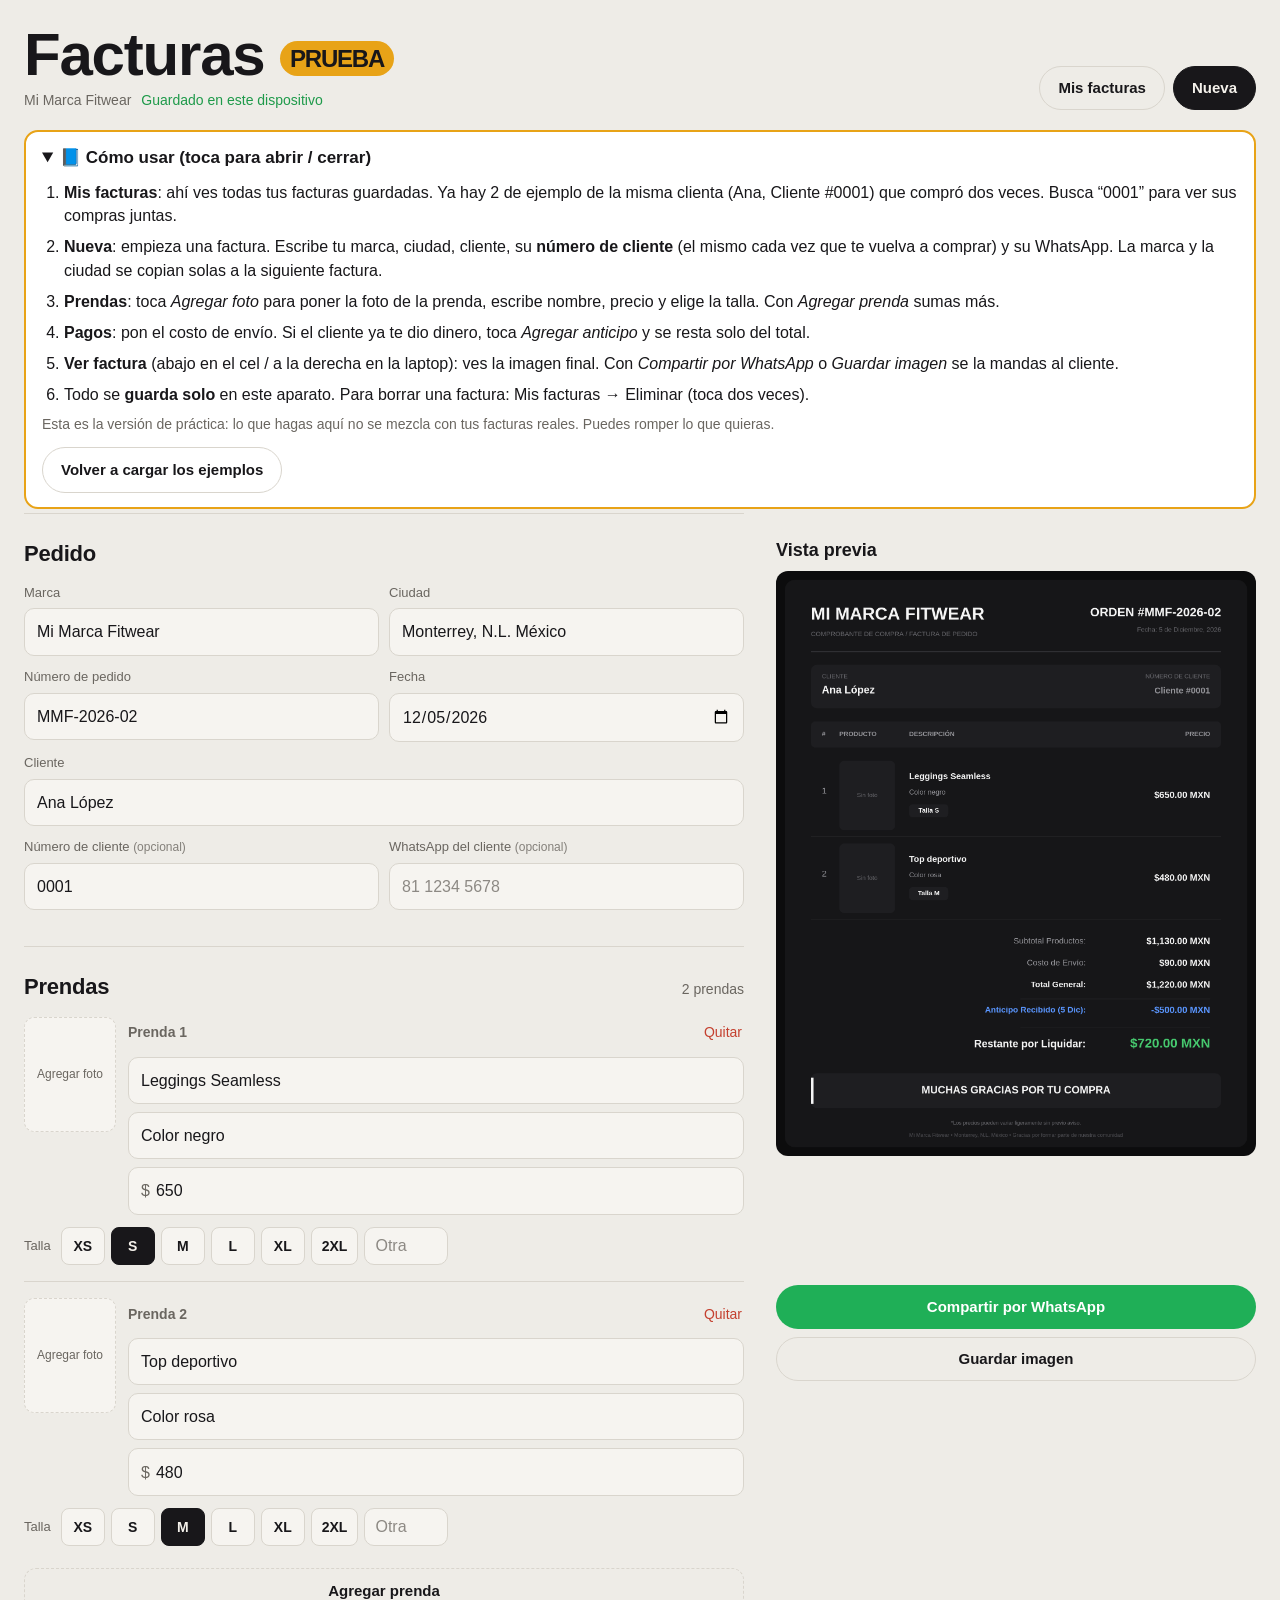
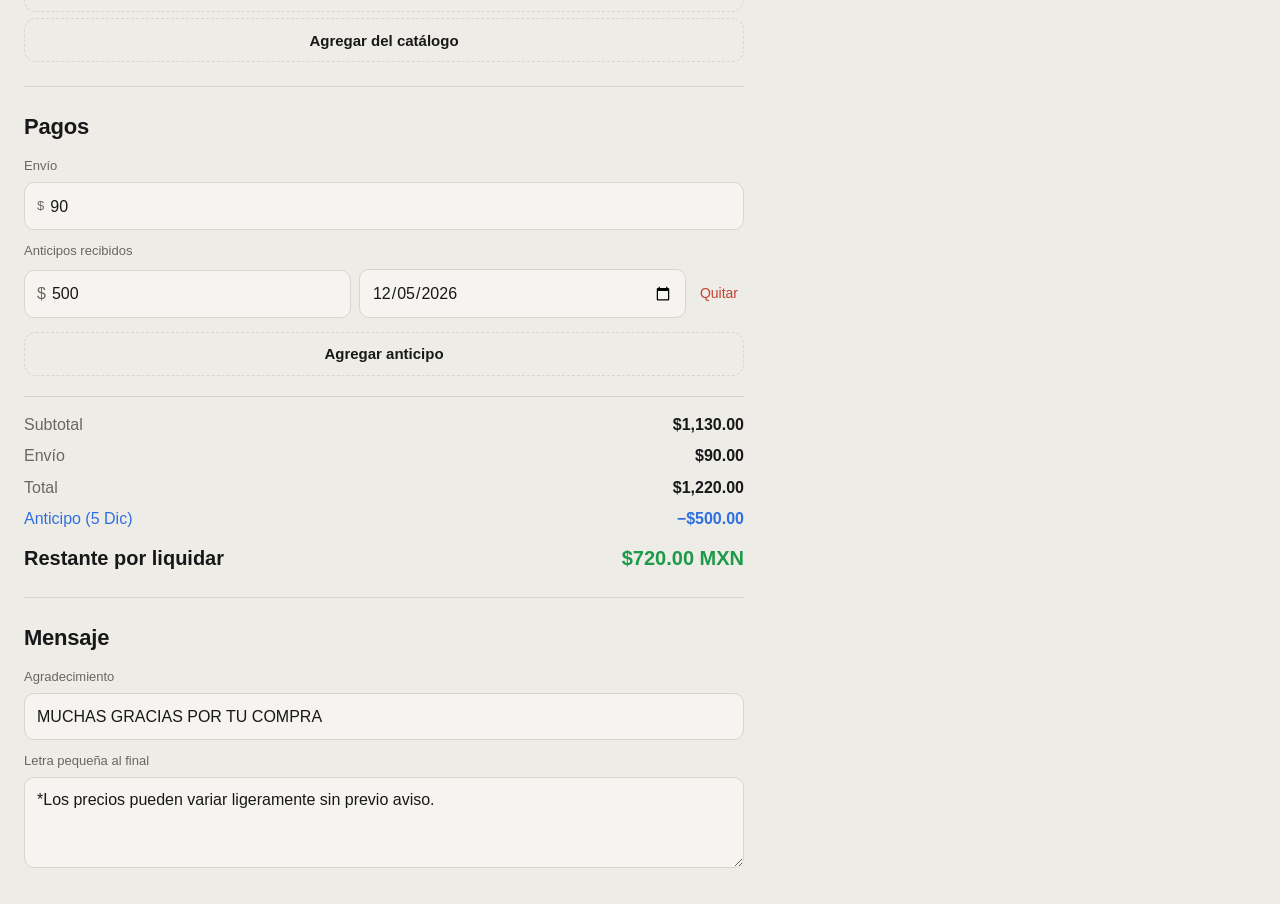
<file: facturas/prueba.html>
<!doctype html>
<html lang="es">
<head>
<meta charset="utf-8">
<meta name="apple-mobile-web-app-capable" content="yes">
<meta name="mobile-web-app-capable" content="yes">
<meta name="theme-color" content="#18171A">
<meta name="viewport" content="width=device-width, initial-scale=1, viewport-fit=cover">
<title>Facturas (PRUEBA)</title>
<link rel="manifest" href="manifest.webmanifest">
<link rel="icon" href="icon-180.png">
<link rel="apple-touch-icon" href="icon-180.png">
<meta name="apple-mobile-web-app-title" content="Facturas prueba">
<meta name="apple-mobile-web-app-status-bar-style" content="black-translucent">

<style>
:root{
  --bg:#EEECE7; --surface:#FFFFFF; --field:#F6F4F0; --line:#D9D5CD; --ink:#18171A; --muted:#6A6660;
  --inv-bg:#18171A; --inv-ink:#F4F1EB; --green:#1E9A4A; --blue:#2F6FE0; --wa:#1FAF57; --wa-ink:#FFFFFF;
  --danger:#C4402F; --pv:#E3E0DA; color-scheme:light;
}
@media (prefers-color-scheme: dark){
  :root:not([data-theme="light"]){
    --bg:#0D0D0F; --surface:#161619; --field:#1D1D21; --line:#2B2B30; --ink:#ECE9E3; --muted:#8D8A85;
    --inv-bg:#ECE9E3; --inv-ink:#121214; --green:#46C86E; --blue:#6FA3FF; --wa:#25D366; --wa-ink:#06200F;
    --danger:#FF6B57; --pv:#08080A; color-scheme:dark;
  }
}
:root[data-theme="dark"]{
  --bg:#0D0D0F; --surface:#161619; --field:#1D1D21; --line:#2B2B30; --ink:#ECE9E3; --muted:#8D8A85;
  --inv-bg:#ECE9E3; --inv-ink:#121214; --green:#46C86E; --blue:#6FA3FF; --wa:#25D366; --wa-ink:#06200F;
  --danger:#FF6B57; --pv:#08080A; color-scheme:dark;
}
:root{box-sizing:border-box;padding-top:env(safe-area-inset-top,0px);padding-bottom:env(safe-area-inset-bottom,0px);}
html{scroll-padding-top:env(safe-area-inset-top,0px);}
*,*::before,*::after{box-sizing:inherit}
[hidden]{display:none !important}
body{margin:0;background:var(--bg);color:var(--ink);font-family:-apple-system,BlinkMacSystemFont,"Segoe UI",Roboto,"Helvetica Neue",Arial,sans-serif;font-size:16px;line-height:1.45;padding-bottom:104px;-webkit-font-smoothing:antialiased}
img{max-width:100%}
button,input,textarea{font:inherit;color:inherit}
:focus-visible{outline:2px solid var(--ink);outline-offset:2px}

.top{display:flex;flex-wrap:wrap;align-items:flex-end;justify-content:space-between;gap:14px 12px;padding:22px 16px 10px;max-width:1280px;margin:0 auto}
.top h1{margin:0;font-size:clamp(38px,11vw,60px);line-height:.9;font-weight:800;font-stretch:125%;letter-spacing:-.02em}
.sub{margin:8px 0 0;color:var(--muted);font-size:14px;display:flex;gap:10px;flex-wrap:wrap}
.save[data-s="ok"]{color:var(--green)} .save[data-s="err"]{color:var(--danger)}
.top-actions{display:flex;gap:8px;flex-shrink:0}

.btn{display:inline-flex;align-items:center;justify-content:center;gap:8px;min-height:44px;padding:0 18px;border-radius:999px;border:1px solid var(--inv-bg);background:var(--inv-bg);color:var(--inv-ink);font-weight:600;font-size:15px;cursor:pointer;text-decoration:none;white-space:nowrap}
.btn.ghost{background:transparent;color:var(--ink);border-color:var(--line)}
.btn.wa{background:var(--wa);color:var(--wa-ink);border-color:transparent}
.btn.add{width:100%;border-radius:12px;background:transparent;color:var(--ink);border:1px dashed var(--line);margin-top:6px}
.btn[disabled]{opacity:.5;cursor:default}

.layout{max-width:1280px;margin:0 auto}
.editor section{padding:22px 16px;border-top:1px solid var(--line)}
.editor h2{margin:0 0 14px;font-size:22px;font-weight:700;font-stretch:112%;letter-spacing:-.01em}
.sec-head{display:flex;align-items:baseline;justify-content:space-between}
.count{color:var(--muted);font-size:14px}
label{display:block;font-size:13px;color:var(--muted);margin-bottom:12px}
label>input,label>textarea,label>.money{margin-top:6px}
.opt{font-size:12px;opacity:.8}
input:not([type=range]):not([type=file]),textarea{display:block;width:100%;min-height:46px;padding:11px 12px;border-radius:10px;border:1px solid var(--line);background:var(--field);font-size:16px;color:var(--ink)}
textarea{resize:vertical;line-height:1.4}
input::placeholder,textarea::placeholder{color:var(--muted);opacity:.75}
.grid2{display:grid;grid-template-columns:1fr 1fr;gap:0 10px}
.money{display:flex;align-items:center;border:1px solid var(--line);border-radius:10px;background:var(--field)}
.money span{padding-left:12px;color:var(--muted)}
.money input{flex:1;min-width:0;width:auto !important;border:0 !important;background:transparent !important;padding-left:6px !important}
.money:focus-within{outline:2px solid var(--ink);outline-offset:1px}
.money input:focus-visible{outline:none}
.sr{position:absolute;width:1px;height:1px;overflow:hidden;clip:rect(0 0 0 0);white-space:nowrap}

.item{padding:16px 0;border-top:1px solid var(--line)}
.item:first-child{border-top:0;padding-top:0}
.item-top{display:grid;grid-template-columns:92px minmax(0,1fr);gap:12px}
.ph{position:relative;display:grid;place-items:center;width:92px;aspect-ratio:4/5;margin:0;border-radius:10px;overflow:hidden;border:1px dashed var(--line);background:var(--field);color:var(--muted);font-size:12px;text-align:center;line-height:1.2;cursor:pointer;padding:6px}
.ph.has{border-style:solid;padding:0}
.ph img{position:absolute;inset:0;width:100%;height:100%;object-fit:cover;display:block}
.ph .up{position:absolute;inset:auto 0 0 0;background:rgba(0,0,0,.65);color:#fff;font-style:normal;font-size:11px;padding:4px}
.item-f{display:grid;gap:8px;align-content:start}
.row-h{display:flex;justify-content:space-between;align-items:center;min-height:28px}
.n{font-weight:700;color:var(--muted);font-size:14px}
.x{background:none;border:0;color:var(--danger);font-size:14px;padding:4px 2px;cursor:pointer;min-height:32px}
.tallas{display:flex;flex-wrap:wrap;gap:6px;margin-top:12px;align-items:center}
.tallas .t-l{font-size:13px;color:var(--muted);margin-right:4px}
.chip{min-width:44px;height:38px;padding:0 10px;border:1px solid var(--line);border-radius:8px;background:var(--field);color:var(--ink);font-weight:600;font-size:14px;cursor:pointer}
.chip.on{background:var(--inv-bg);color:var(--inv-ink);border-color:var(--inv-bg)}
.tallas input.chip-in{width:84px;min-height:38px;height:38px;padding:0 10px;font-size:16px}
.tallas input.chip-in.on{border-color:var(--ink)}
.adj{margin-top:10px}
.adj summary{cursor:pointer;color:var(--muted);font-size:14px;padding:6px 0}
.adj label{margin:6px 0 4px}
input[type=range]{width:100%;accent-color:var(--ink);margin-top:6px}

.sub-h{font-size:13px;color:var(--muted);margin:4px 0 8px}
.ant{display:grid;grid-template-columns:minmax(0,1fr) minmax(0,1fr) auto;gap:8px;margin-bottom:8px;align-items:center}
.ant .x{padding:0 6px}
.empty-ant{color:var(--muted);font-size:14px;margin:0 0 6px}
.sum{display:grid;grid-template-columns:1fr auto;gap:8px 12px;margin:20px 0 0;padding-top:16px;border-top:1px solid var(--line);font-variant-numeric:tabular-nums}
.sum dt{color:var(--muted)} .sum dd{margin:0;text-align:right;font-weight:600}
.sum .ab{color:var(--blue)}
.sum .big{font-size:20px;font-weight:700;color:var(--ink);padding-top:6px} .sum dd.big{color:var(--green)}

.dock{position:fixed;left:0;right:0;bottom:0;z-index:20;display:flex;align-items:center;justify-content:space-between;gap:12px;padding:12px 16px calc(12px + env(safe-area-inset-bottom,0px));background:var(--surface);border-top:1px solid var(--line)}
.dock-l{display:block;font-size:12px;color:var(--muted)}
.dock strong{font-size:20px;font-weight:700;font-variant-numeric:tabular-nums;color:var(--green)}

.preview{position:fixed;inset:0;z-index:40;display:flex;flex-direction:column;background:var(--bg);padding-top:env(safe-area-inset-top,0px);padding-bottom:env(safe-area-inset-bottom,0px);transform:translateY(100%);visibility:hidden;transition:transform .28s ease,visibility 0s linear .28s}
.preview.open{transform:none;visibility:visible;transition:transform .28s ease}
.pv-bar{display:flex;align-items:center;justify-content:space-between;padding:12px 16px}
.pv-bar h2{margin:0;font-size:18px;font-weight:700;font-stretch:112%}
.pv-scroll{flex:1;overflow:auto;padding:0 12px;-webkit-overflow-scrolling:touch}
.pv-scroll img{display:block;width:100%;border-radius:12px;background:var(--pv);min-height:240px}
.pv-actions{display:grid;gap:8px;padding:12px 16px}
.pv-actions .btn{width:100%}
.hint{margin:4px 0 0;color:var(--muted);font-size:14px;text-align:center}
.hint:empty{display:none}

.drawer{position:fixed;inset:0;z-index:60;display:flex;justify-content:flex-end;background:rgba(0,0,0,.45)}
.drawer[hidden]{display:none}
.panel{width:min(100%,460px);height:100%;background:var(--surface);display:flex;flex-direction:column;padding-top:env(safe-area-inset-top,0px);padding-bottom:env(safe-area-inset-bottom,0px)}
.panel-h{display:flex;align-items:center;justify-content:space-between;padding:16px}
.panel-h h2{margin:0;font-size:24px;font-weight:800;font-stretch:118%}
.panel .search{padding:0 16px 12px}
.list{flex:1;overflow:auto;padding:0 16px 16px}
.row{display:grid;grid-template-columns:52px minmax(0,1fr) auto;gap:12px;align-items:center;padding:12px 0;border-top:1px solid var(--line)}
.row:first-child{border-top:0}
.row .th{width:52px;aspect-ratio:4/5;border-radius:8px;background:var(--field);object-fit:cover;display:block}
.row .open{all:unset;cursor:pointer;display:block;min-width:0}
.row .open:focus-visible{outline:2px solid var(--ink);outline-offset:2px}
.row b{display:block;overflow:hidden;text-overflow:ellipsis;white-space:nowrap}
.row small{display:block;color:var(--muted);font-size:13px}
.row .amt{font-variant-numeric:tabular-nums;font-size:14px;font-weight:600}
.row .del{background:none;border:0;color:var(--danger);font-size:13px;cursor:pointer;padding:4px 0}
.row .side{text-align:right;display:grid;gap:2px;justify-items:end}
.row.cur b::after{content:" (abierta)";font-weight:400;color:var(--muted);font-size:13px}
.empty{color:var(--muted);padding:24px 0;text-align:center}
.bk{padding:12px 16px 16px;border-top:1px solid var(--line)}
.bk p{margin:0 0 10px;color:var(--muted);font-size:13px}
.bk-btns{display:grid;grid-template-columns:1fr 1fr;gap:8px}
.bk-btns .btn{padding:0 10px}

.guia{max-width:1280px;margin:8px auto 4px;padding:0 16px}
.guia details{background:var(--surface);border:2px solid #E8A317;border-radius:14px;padding:14px 16px}
.guia summary{cursor:pointer;font-weight:700;font-size:17px}
.guia ol{margin:10px 0 6px;padding-left:22px;display:grid;gap:8px}
.guia p{margin:8px 0 0;color:var(--muted);font-size:14px}
.guia .btn{margin-top:12px}
@media (min-width:960px){.guia{padding:0 24px}}
.toast{position:fixed;left:50%;bottom:calc(96px + env(safe-area-inset-bottom,0px));transform:translate(-50%,12px);opacity:0;z-index:80;background:var(--inv-bg);color:var(--inv-ink);padding:10px 16px;border-radius:999px;font-size:14px;pointer-events:none;transition:opacity .2s,transform .2s;max-width:calc(100% - 32px);text-align:center}
.toast.on{opacity:1;transform:translate(-50%,0)}

@media (min-width:960px){
  body{padding-bottom:0}
  .layout{display:grid;grid-template-columns:minmax(0,1fr) minmax(400px,480px);gap:32px;padding:0 24px}
  .top{padding:28px 24px 12px}
  .editor section{padding:24px 0}
  .preview{position:sticky;inset:auto;top:calc(16px + env(safe-area-inset-top,0px));height:calc(100vh - 32px);transform:none;visibility:visible;background:transparent;padding:0;transition:none;margin-top:16px}
  .pv-bar{padding:8px 0}
  #pvClose{display:none}
  .pv-scroll{padding:0}
  .pv-actions{padding:12px 0 16px}
  .dock{display:none}
  .toast{bottom:32px}
}
@media (max-width:599px){ .top-actions{width:100%} .top-actions .btn{flex:1} }
@media (max-width:360px){ .grid2{grid-template-columns:1fr} }
@media (prefers-reduced-motion: reduce){ .preview,.preview.open,.toast{transition:none} }
</style>
</head>
<body>
<header class="top">
  <div>
    <h1>Facturas <span style="font-size:.4em;vertical-align:middle;background:#E8A317;color:#18171A;padding:4px 10px;border-radius:999px;font-stretch:100%">PRUEBA</span></h1>
    <p class="sub"><span id="marcaSub"></span><span class="save" id="saveState" data-s="">Cargando…</span></p>
  </div>
  <div class="top-actions">
    <button type="button" class="btn ghost" id="btnLista">Mis facturas</button>
    <button type="button" class="btn" id="btnNueva">Nueva</button>
  </div>
</header>
<div class="guia"><details open>
  <summary>📘 Cómo usar (toca para abrir / cerrar)</summary>
  <ol>
    <li><b>Mis facturas</b>: ahí ves todas tus facturas guardadas. Ya hay 2 de ejemplo de la misma clienta (Ana, Cliente #0001) que compró dos veces. Busca “0001” para ver sus compras juntas.</li>
    <li><b>Nueva</b>: empieza una factura. Escribe tu marca, ciudad, cliente, su <b>número de cliente</b> (el mismo cada vez que te vuelva a comprar) y su WhatsApp. La marca y la ciudad se copian solas a la siguiente factura.</li>
    <li><b>Prendas</b>: toca <i>Agregar foto</i> para poner la foto de la prenda, escribe nombre, precio y elige la talla. Con <i>Agregar prenda</i> sumas más.</li>
    <li><b>Pagos</b>: pon el costo de envío. Si el cliente ya te dio dinero, toca <i>Agregar anticipo</i> y se resta solo del total.</li>
    <li><b>Ver factura</b> (abajo en el cel / a la derecha en la laptop): ves la imagen final. Con <i>Compartir por WhatsApp</i> o <i>Guardar imagen</i> se la mandas al cliente.</li>
    <li>Todo se <b>guarda solo</b> en este aparato. Para borrar una factura: Mis facturas → Eliminar (toca dos veces).</li>
  </ol>
  <p>Esta es la versión de práctica: lo que hagas aquí no se mezcla con tus facturas reales. Puedes romper lo que quieras.</p>
  <button type="button" class="btn ghost" id="btnResetDemo">Volver a cargar los ejemplos</button>
</details></div>

<main class="layout">
  <form class="editor" id="editor" autocomplete="off" onsubmit="return false">
    <section>
      <h2>Pedido</h2>
      <div class="grid2">
        <label>Marca<input data-f="marca" placeholder="Nombre de tu marca"></label>
        <label>Ciudad<input data-f="ubicacion" placeholder="Monterrey, N.L. México"></label>
        <label>Número de pedido<input data-f="pedido" placeholder="BD-2026-10"></label>
        <label>Fecha<input type="date" data-f="fecha"></label>
      </div>
      <label>Cliente<input data-f="cliente" placeholder="Nombre completo del cliente"></label>
      <div class="grid2">
        <label>Número de cliente <span class="opt">(opcional)</span><input data-f="clienteNum" inputmode="numeric" placeholder="0001"></label>
        <label>WhatsApp del cliente <span class="opt">(opcional)</span><input data-f="telefono" inputmode="tel" placeholder="81 1234 5678"></label>
      </div>
    </section>

    <section>
      <div class="sec-head"><h2>Prendas</h2><span class="count" id="itemCount"></span></div>
      <div id="items"></div>
      <button type="button" class="btn add" id="addItem">Agregar prenda</button>
      <button type="button" class="btn add" id="addCat">Agregar del catálogo</button>
    </section>

    <section>
      <h2>Pagos</h2>
      <label>Envío<div class="money"><span>$</span><input data-f="envio" inputmode="decimal" placeholder="0"></div></label>
      <div class="sub-h">Anticipos recibidos</div>
      <div id="ants"></div>
      <button type="button" class="btn add" id="addAnt">Agregar anticipo</button>
      <dl class="sum" id="sum"></dl>
    </section>

    <section>
      <h2>Mensaje</h2>
      <label>Agradecimiento<input data-f="gracias" placeholder="MUCHAS GRACIAS POR TU COMPRA"></label>
      <label>Letra pequeña al final<textarea data-f="leyenda" rows="3" placeholder="Los precios pueden variar ligeramente…"></textarea></label>
    </section>
  </form>

  <aside class="preview" id="preview" aria-label="Vista previa de la factura">
    <div class="pv-bar">
      <h2>Vista previa</h2>
      <button type="button" class="btn ghost" id="pvClose">Volver a editar</button>
    </div>
    <div class="pv-scroll"><img id="pvImg" alt="Vista previa de la factura"></div>
    <div class="pv-actions">
      <button type="button" class="btn wa" id="btnShare">Compartir por WhatsApp</button>
      <button type="button" class="btn ghost" id="btnSave">Guardar imagen</button>
      <a class="btn ghost" id="btnChat" target="_blank" rel="noopener" hidden>Abrir chat del cliente</a>
      <p class="hint" id="pvHint"></p>
    </div>
  </aside>
</main>

<div class="dock" id="dock">
  <div><span class="dock-l" id="dockLabel">Restante por liquidar</span><strong id="dockRest">$0.00</strong></div>
  <button type="button" class="btn wa" id="btnVer">Ver factura</button>
</div>

<div class="drawer" id="drawer" hidden>
  <div class="panel" role="dialog" aria-modal="true" aria-labelledby="drawerTitle">
    <div class="panel-h">
      <h2 id="drawerTitle">Mis facturas</h2>
      <button type="button" class="btn ghost" id="drawerClose">Cerrar</button>
    </div>
    <div class="search"><input id="search" type="search" placeholder="Buscar por cliente, pedido o # de cliente" aria-label="Buscar factura"></div>
    <div class="list" id="list"></div>
    <div class="bk">
      <p>Respaldo: guarda todas tus facturas en un archivo, o carga uno para pasarlas a otro aparato.</p>
      <div class="bk-btns">
        <button type="button" class="btn ghost" id="bkExport">Guardar respaldo</button>
        <label class="btn ghost">Cargar respaldo<input type="file" class="sr" id="bkImport" accept=".json,application/json"></label>
      </div>
    </div>
  </div>
</div>

<div class="drawer" id="catDrawer" hidden>
  <div class="panel" role="dialog" aria-modal="true" aria-labelledby="catTitle">
    <div class="panel-h">
      <h2 id="catTitle">Del catálogo</h2>
      <button type="button" class="btn ghost" id="catClose">Cerrar</button>
    </div>
    <div class="search"><input id="catSearch" type="search" placeholder="Buscar prenda" aria-label="Buscar prenda del catálogo"></div>
    <div class="list" id="catList"></div>
    <div id="catPick" hidden style="padding:0 16px 16px">
      <p id="catPickName" style="font-weight:700;margin:4px 0 10px"></p>
      <div class="tallas" id="catTallas" style="margin-top:0"></div>
      <button type="button" class="btn add" id="catBack" style="margin-top:14px">‹ Elegir otra prenda</button>
    </div>
  </div>
</div>

<div class="toast" id="toast" role="status" aria-live="polite"></div>

<script>
(function(){
'use strict';
const $=(s,el=document)=>el.querySelector(s);
const MESES=['enero','febrero','marzo','abril','mayo','junio','julio','agosto','septiembre','octubre','noviembre','diciembre'];
const cap=s=>s.charAt(0).toUpperCase()+s.slice(1);
const num=v=>{const n=parseFloat(String(v==null?'':v).replace(/[^0-9.\-]/g,''));return isFinite(n)?n:0;};
const money=v=>'$'+num(v).toLocaleString('en-US',{minimumFractionDigits:2,maximumFractionDigits:2});
const esc=s=>String(s==null?'':s).replace(/[&<>"']/g,c=>({'&':'&amp;','<':'&lt;','>':'&gt;','"':'&quot;',"'":'&#39;'}[c]));
const pad=n=>String(n).padStart(2,'0');
const todayISO=()=>{const d=new Date();return d.getFullYear()+'-'+pad(d.getMonth()+1)+'-'+pad(d.getDate());};
const parseISO=s=>{const m=/^(\d{4})-(\d{2})-(\d{2})$/.exec(s||'');return m?{y:+m[1],m:+m[2],d:+m[3]}:null;};
const fechaLarga=s=>{const p=parseISO(s);return p?p.d+' de '+cap(MESES[p.m-1])+', '+p.y:'';};
const fechaCorta=s=>{const p=parseISO(s);return p?p.d+' '+cap(MESES[p.m-1].slice(0,3)):'';};
const numCli=v=>{v=String(v==null?'':v).trim().replace(/^#/,'');return /^\d+$/.test(v)?v.padStart(4,'0'):v;};
const uid=()=>Date.now().toString(36)+Math.random().toString(36).slice(2,7);
const clone=o=>JSON.parse(JSON.stringify(o));
const TALLAS=['XS','S','M','L','XL','2XL'];
const DEF_LEY='*Los precios pueden variar ligeramente sin previo aviso. Los costos de envío están sujetos a cambios según la paquetería.';
const LS='facturas_PRUEBA_v1';

let db=null, assets=null, downloads=null, backend='pending';
let facturas=[], cur=null, dirty=false, userEdited=false;

/* ---------- datos ---------- */
function blankItem(){return {k:uid(),nombre:'',desc:'',talla:'M',precio:0,foto:null};}
function normalize(inv){
  inv.items=Array.isArray(inv.items)?inv.items:[];
  inv.items.forEach(it=>{if(!it.k) it.k=uid();});
  inv.anticipos=Array.isArray(inv.anticipos)?inv.anticipos:[];
  ['marca','ubicacion','pedido','fecha','cliente','clienteNum','telefono','gracias','leyenda'].forEach(k=>{if(inv[k]==null) inv[k]='';});
  if(inv.envio==null) inv.envio='';
  return inv;
}
function totals(inv){
  const items=inv.items||[];
  const sub=items.reduce((a,i)=>a+num(i.precio),0);
  const envio=num(inv.envio), tot=sub+envio;
  const ants=(inv.anticipos||[]).filter(a=>num(a.monto)>0);
  const pagado=ants.reduce((a,x)=>a+num(x.monto),0);
  return {sub,envio,tot,ants,pagado,rest:tot-pagado};
}
function nextPedido(last){
  const m=/^(.*?)(\d+)$/.exec((last&&last.pedido)||'');
  if(!m){
    const ini=((last&&last.marca)||'').split(/\s+/).map(w=>w[0]||'').join('').toUpperCase().slice(0,3)||'PED';
    return ini+'-'+new Date().getFullYear()+'-01';
  }
  let max=0;
  facturas.forEach(f=>{const k=/^(.*?)(\d+)$/.exec(f.pedido||'');if(k&&k[1]===m[1]) max=Math.max(max,+k[2]);});
  return m[1]+String(max+1).padStart(m[2].length,'0');
}
function newInvoice(){
  const last=facturas[0]||{};
  return normalize({
    id:'f'+uid(), marca:last.marca||'', ubicacion:last.ubicacion||'',
    pedido:nextPedido(last), fecha:todayISO(), cliente:'', clienteNum:'', telefono:'', items:[blankItem()],
    envio:0, anticipos:[],
    gracias:last.gracias||'MUCHAS GRACIAS POR TU COMPRA', leyenda:last.leyenda!=null&&last.leyenda!==''?last.leyenda:DEF_LEY
  });
}
function serial(inv){
  return JSON.parse(JSON.stringify(inv,(k,v)=>(k==='local'||k==='pending')?undefined:v));
}
function fotoSrc(f){ if(!f) return null; return f.local||(f.id?'/_blob/'+f.id:null)||f.data||null; }
function hasPending(inv){ return (inv.items||[]).some(i=>i.foto&&i.foto.pending); }

/* ---------- almacenamiento ---------- */
function lsRead(){try{return JSON.parse(localStorage.getItem(LS)||'{}')||{};}catch(e){return {};}}
function lsWrite(map){try{localStorage.setItem(LS,JSON.stringify(map));return true;}catch(e){return false;}}
function loadLocal(){ facturas=Object.values(lsRead()).sort((a,b)=>(b.updatedAt||0)-(a.updatedAt||0)); renderList(); }

function setSave(s,t){ const el=$('#saveState'); el.dataset.s=s; el.textContent=t; }

let q=Promise.resolve();
function writeDoc(data){
  q=q.then(async()=>{
    if(backend==='db'){ await db.doc('facturas/'+data.id).set(data); }
    else{ const map=lsRead(); map[data.id]=data; if(!lsWrite(map)) throw {code:'local_full'}; loadLocal(); }
    if(!dirty) setSave('ok', backend==='db'?'Guardado':'Guardado en este dispositivo');
  }).catch(e=>{
    if(cur&&cur.id===data.id) dirty=true;
    const c=e&&e.code;
    setSave('err', c==='local_full'?'Sin espacio para guardar en este dispositivo':c==='invalid_argument'?'No se pudo guardar (factura muy grande o sin permiso)':'No se pudo guardar, se reintentará');
  });
  return q;
}
let saveTimer=null;
function scheduleSave(){ dirty=true; userEdited=true; setSave('pending','Sin guardar'); clearTimeout(saveTimer); saveTimer=setTimeout(()=>saveNow(false),1200); }
function saveNow(force){
  clearTimeout(saveTimer);
  if(backend==='pending'||!cur||!dirty) return;
  if(!force&&hasPending(cur)){ saveTimer=setTimeout(()=>saveNow(false),800); return; }
  dirty=false; setSave('saving','Guardando…');
  cur.updatedAt=Date.now(); if(!cur.createdAt) cur.createdAt=cur.updatedAt;
  writeDoc(serial(cur));
}
document.addEventListener('visibilitychange',()=>{ if(document.visibilityState==='hidden') saveNow(true); });

async function initBackend(){
  const C=null;
  if(C&&typeof C.use==='function'){
    const safe=p=>Promise.resolve(p).catch(()=>null);
    [db,assets,downloads]=await Promise.all([safe(C.use('db')),safe(C.use('assets')),safe(C.use('downloads'))]);
  }
  
  if(db){
    backend='db'; let first=true;
    db.collection('facturas').orderBy('updatedAt','desc').limit(500).onSnapshot(snap=>{
      facturas=snap.docs.map(s=>Object.assign(clone(s.data()),{id:s.id}));
      renderList();
      if(first){first=false; boot();}
    },err=>{
      if(first){first=false; backend='local'; loadLocal(); boot();}
      else setSave('err','Se perdió la conexión con tus facturas');
    });
  } else { backend='local'; loadLocal(); boot(); }
}
function boot(){
  if(userEdited){ saveNow(false); setSave('pending','Sin guardar'); return; }
  if(facturas.length) openInvoice(facturas[0].id,true);
  else { cur=newInvoice(); renderAll(); setSave('', backend==='db'?'Listo':'Se guarda en este dispositivo'); }
}

/* ---------- editor ---------- */
const itemsEl=$('#items'), antsEl=$('#ants');
function renderAll(){
  document.querySelectorAll('[data-f]').forEach(el=>{ el.value=cur[el.dataset.f]==null?'':cur[el.dataset.f]; });
  $('#marcaSub').textContent=cur.marca||'';
  renderItems(); renderAnts(); refresh();
}
function thumbStyle(f){ const z=f.zoom||1,x=f.x==null?.5:f.x,y=f.y==null?.5:f.y; return 'object-position:'+(x*100)+'% '+(y*100)+'%;transform-origin:'+(x*100)+'% '+(y*100)+'%;transform:scale('+z+')'; }
function itemHTML(it,i){
  const f=it.foto||{}, src=fotoSrc(it.foto);
  const other=it.talla&&TALLAS.indexOf(it.talla)<0?it.talla:'';
  return '<article class="item" data-i="'+i+'" data-key="'+it.k+'">'+
    '<div class="item-top">'+
      '<label class="ph'+(src?' has':'')+'" aria-label="'+(src?'Cambiar foto':'Agregar foto')+' de la prenda '+(i+1)+'">'+
        (src?'<img src="'+esc(src)+'" alt="" style="'+thumbStyle(f)+'">':'<span>Agregar foto</span>')+
        (f.pending?'<em class="up">Subiendo…</em>':'')+
        '<input class="sr" type="file" accept="image/*" data-a="foto">'+
      '</label>'+
      '<div class="item-f">'+
        '<div class="row-h"><span class="n">Prenda '+(i+1)+'</span><button type="button" class="x" data-a="del">Quitar</button></div>'+
        '<input data-k="nombre" value="'+esc(it.nombre)+'" placeholder="Nombre de la prenda" aria-label="Nombre de la prenda '+(i+1)+'">'+
        '<input data-k="desc" value="'+esc(it.desc)+'" placeholder="Descripción corta (opcional)" aria-label="Descripción de la prenda '+(i+1)+'">'+
        '<div class="money"><span>$</span><input data-k="precio" inputmode="decimal" value="'+esc(it.precio)+'" placeholder="Precio" aria-label="Precio de la prenda '+(i+1)+'"></div>'+
      '</div>'+
    '</div>'+
    '<div class="tallas" role="group" aria-label="Talla de la prenda '+(i+1)+'"><span class="t-l">Talla</span>'+
      TALLAS.map(t=>'<button type="button" class="chip'+(it.talla===t?' on':'')+'" data-talla="'+t+'" aria-pressed="'+(it.talla===t)+'">'+t+'</button>').join('')+
      '<input class="chip-in'+(other?' on':'')+'" data-k="tallaOtra" value="'+esc(other)+'" placeholder="Otra" aria-label="Otra talla">'+
    '</div>'+
    (src?'<details class="adj"><summary>Ajustar foto</summary>'+
      '<label>Acercar<input type="range" min="1" max="3" step="0.05" value="'+(f.zoom||1)+'" data-adj="zoom"></label>'+
      '<label>Mover a los lados<input type="range" min="0" max="1" step="0.01" value="'+(f.x==null?.5:f.x)+'" data-adj="x"></label>'+
      '<label>Mover arriba / abajo<input type="range" min="0" max="1" step="0.01" value="'+(f.y==null?.5:f.y)+'" data-adj="y"></label>'+
    '</details>':'')+
  '</article>';
}
function renderItems(){
  const open=new Set([...itemsEl.querySelectorAll('details[open]')].map(d=>d.closest('.item').dataset.key));
  itemsEl.innerHTML=cur.items.map(itemHTML).join('');
  open.forEach(k=>{const d=itemsEl.querySelector('[data-key="'+k+'"] details'); if(d) d.open=true;});
}
function renderAnts(){
  antsEl.innerHTML=cur.anticipos.length?cur.anticipos.map((a,i)=>
    '<div class="ant" data-i="'+i+'">'+
      '<div class="money"><span>$</span><input data-k="monto" inputmode="decimal" value="'+esc(a.monto)+'" placeholder="Monto" aria-label="Monto del anticipo '+(i+1)+'"></div>'+
      '<input type="date" data-k="fecha" value="'+esc(a.fecha)+'" aria-label="Fecha del anticipo '+(i+1)+'">'+
      '<button type="button" class="x" data-a="del" aria-label="Quitar anticipo '+(i+1)+'">Quitar</button>'+
    '</div>').join(''):'<p class="empty-ant">Sin anticipos. El cliente paga el total.</p>';
}
function refresh(){
  const t=totals(cur);
  $('#itemCount').textContent=cur.items.length===1?'1 prenda':cur.items.length+' prendas';
  let h='<dt>Subtotal</dt><dd>'+money(t.sub)+'</dd><dt>Envío</dt><dd>'+money(t.envio)+'</dd><dt>Total</dt><dd>'+money(t.tot)+'</dd>';
  t.ants.forEach(a=>{h+='<dt class="ab">Anticipo'+(a.fecha?' ('+fechaCorta(a.fecha)+')':'')+'</dt><dd class="ab">−'+money(a.monto)+'</dd>';});
  const fin=finalLine(t);
  h+='<dt class="big">'+fin.label+'</dt><dd class="big">'+money(fin.val)+' MXN</dd>';
  $('#sum').innerHTML=h;
  $('#dockLabel').textContent=fin.label; $('#dockRest').textContent=money(fin.val);
  updateChat(); schedulePreview();
}
function finalLine(t){
  if(!t.ants.length) return {label:'Total a pagar',val:t.tot,col:'green'};
  if(t.rest<0) return {label:'Saldo a favor',val:-t.rest,col:'blue'};
  return {label:'Restante por liquidar',val:t.rest,col:'green'};
}
function changed(){ refresh(); scheduleSave(); }

document.querySelectorAll('[data-f]').forEach(el=>el.addEventListener('input',()=>{
  if(!cur) return; cur[el.dataset.f]=el.value;
  if(el.dataset.f==='marca') $('#marcaSub').textContent=el.value;
  changed();
}));

itemsEl.addEventListener('input',e=>{
  const art=e.target.closest('.item'); if(!art) return; const it=cur.items[+art.dataset.i]; if(!it) return;
  const k=e.target.dataset.k, a=e.target.dataset.adj;
  if(k==='tallaOtra'){
    const v=e.target.value.trim(); it.talla=v;
    art.querySelectorAll('.chip').forEach(c=>{c.classList.remove('on');c.setAttribute('aria-pressed','false');});
    e.target.classList.toggle('on',!!v);
  } else if(k){ it[k]=e.target.value; }
  else if(a&&it.foto){ it.foto[a]=parseFloat(e.target.value); const im=art.querySelector('.ph img'); if(im) im.setAttribute('style',thumbStyle(it.foto)); }
  changed();
});
itemsEl.addEventListener('click',e=>{
  const art=e.target.closest('.item'); if(!art) return; const i=+art.dataset.i, it=cur.items[i];
  const chip=e.target.closest('[data-talla]');
  if(chip){
    it.talla=chip.dataset.talla;
    art.querySelectorAll('.chip').forEach(c=>{const on=c===chip;c.classList.toggle('on',on);c.setAttribute('aria-pressed',String(on));});
    const o=art.querySelector('[data-k="tallaOtra"]'); o.value=''; o.classList.remove('on');
    changed(); return;
  }
  if(e.target.closest('[data-a="del"]')){
    const old=it.foto&&it.foto.id;
    cur.items.splice(i,1); renderItems(); changed();
    if(old) maybeDeleteAsset(old);
    toast('Prenda quitada');
  }
});
itemsEl.addEventListener('change',e=>{
  if(e.target.dataset.a!=='foto') return;
  const art=e.target.closest('.item'); const it=cur.items[+art.dataset.i];
  const file=e.target.files&&e.target.files[0]; e.target.value='';
  if(file&&it) setFoto(it,file,cur);
});
$('#addItem').addEventListener('click',()=>{
  const prev=cur.items[cur.items.length-1];
  cur.items.push(Object.assign(blankItem(),{talla:prev?prev.talla||'M':'M'}));
  renderItems(); changed();
  const last=itemsEl.lastElementChild; if(last){ last.scrollIntoView({block:'center',behavior:matchMedia('(prefers-reduced-motion: reduce)').matches?'auto':'smooth'}); const inp=last.querySelector('[data-k="nombre"]'); if(inp) inp.focus({preventScroll:true}); }
});

antsEl.addEventListener('input',e=>{
  const row=e.target.closest('.ant'); if(!row) return; const a=cur.anticipos[+row.dataset.i];
  a[e.target.dataset.k]=e.target.value; changed();
});
antsEl.addEventListener('click',e=>{
  const row=e.target.closest('.ant'); if(!row||!e.target.closest('[data-a="del"]')) return;
  cur.anticipos.splice(+row.dataset.i,1); renderAnts(); changed();
});
$('#addAnt').addEventListener('click',()=>{
  cur.anticipos.push({monto:'',fecha:todayISO()}); renderAnts(); changed();
  const inp=antsEl.querySelector('.ant:last-child [data-k="monto"]'); if(inp) inp.focus();
});

/* ---------- fotos ---------- */
function loadRaw(src){return new Promise((res,rej)=>{const im=new Image();im.onload=()=>res(im);im.onerror=rej;im.src=src;});}
async function compress(file,max,qual){
  const u=URL.createObjectURL(file);
  try{
    const im=await loadRaw(u);
    const w=im.naturalWidth,h=im.naturalHeight,s=Math.min(1,max/Math.max(w,h));
    const c=document.createElement('canvas'); c.width=Math.round(w*s); c.height=Math.round(h*s);
    c.getContext('2d').drawImage(im,0,0,c.width,c.height);
    const blob=await new Promise(r=>c.toBlob(r,'image/jpeg',qual));
    if(!blob) throw new Error('blob');
    return {blob,w,h};
  } finally { URL.revokeObjectURL(u); }
}
const toDataURL=b=>new Promise((res,rej)=>{const r=new FileReader();r.onload=()=>res(r.result);r.onerror=rej;r.readAsDataURL(b);});
async function setFoto(it,file,inv){
  let big;
  try{ big=await compress(file,assets?1400:520,assets?.85:.72); }catch(e){ toast('No se pudo leer esa foto. Prueba con otra.'); return; }
  const old=it.foto&&it.foto.id;
  const tall=big.h/big.w>1.6;
  it.foto={local:URL.createObjectURL(big.blob),zoom:tall?1.12:1,x:.5,y:tall?.4:.5,pending:true};
  if(inv===cur){ renderItems(); refresh(); scheduleSave(); }
  try{
    if(assets){ const r=await assets.upload(big.blob,{type:'image/jpeg'}); it.foto.id=r.id; }
    else it.foto.data=await toDataURL(big.blob);
  }catch(e){
    try{ const small=await compress(file,520,.72); it.foto.data=await toDataURL(small.blob); }catch(e2){}
    if(e&&e.code==='quota_or_state') toast('Ya no hay espacio para fotos grandes; se guardó más ligera.');
  }
  delete it.foto.pending;
  const badge=itemsEl.querySelector('[data-key="'+it.k+'"] .up'); if(badge) badge.remove();
  if(old) maybeDeleteAsset(old);
  if(inv===cur) scheduleSave();
  else writeDoc(serial(Object.assign({},inv,{updatedAt:Date.now()})));
}
function refs(inv,id){ return (inv.items||[]).some(i=>i.foto&&i.foto.id===id); }
function maybeDeleteAsset(id){
  if(!assets||!id) return;
  const used=(cur&&refs(cur,id))||facturas.some(f=>(!cur||f.id!==cur.id)&&refs(f,id));
  if(!used) assets.delete(id).catch(()=>{});
}

/* ---------- dibujo de la factura ---------- */
const FF='-apple-system, BlinkMacSystemFont, "Segoe UI", Roboto, "Helvetica Neue", Arial, sans-serif';
const font=(s,b)=>(b?700:400)+' '+s+'px '+FF;
const K={bg:'#0c0c0d',card:'#161618',panel:'#1e1e21',line:'#303034',white:'#f5f5f5',grey:'#96969b',dim:'#69696e',blue:'#5a96ff',green:'#46c86e',foot:'#505055'};
const fontsReady=Promise.race([
  Promise.resolve(),
  new Promise(r=>setTimeout(r,3000))
]);
const imgCache=new Map();
function loadImg(src){
  if(imgCache.has(src)) return imgCache.get(src);
  const p=new Promise(res=>{const im=new Image();im.onload=()=>res(im);im.onerror=()=>{imgCache.delete(src);res(null);};im.src=src;});
  imgCache.set(src,p); return p;
}
function rr(d,x,y,w,h,r){d.beginPath();d.moveTo(x+r,y);d.arcTo(x+w,y,x+w,y+h,r);d.arcTo(x+w,y+h,x,y+h,r);d.arcTo(x,y+h,x,y,r);d.arcTo(x,y,x+w,y,r);d.closePath();}
function T(d,s,x,y,f,c,al,bl){d.font=f;d.fillStyle=c;d.textAlign=al||'left';d.textBaseline=bl||'top';d.fillText(s,x,y);}
function L(d,x1,y1,x2,y2,c,w){d.strokeStyle=c;d.lineWidth=w;d.beginPath();d.moveTo(x1,y1);d.lineTo(x2,y2);d.stroke();}
function ell(d,s,max){ if(d.measureText(s).width<=max) return s; while(s.length>1&&d.measureText(s+'…').width>max) s=s.slice(0,-1); return s.trimEnd()+'…'; }
function fit(d,s,max,size,min,b){ let z=size; d.font=font(z,b); while(z>min&&d.measureText(s).width>max){z--;d.font=font(z,b);} return z; }
function wrap(d,s,max){ const out=[]; let l=''; s.split(/\s+/).forEach(w=>{const t=l?l+' '+w:w; if(d.measureText(t).width>max&&l){out.push(l);l=w;} else l=t;}); if(l) out.push(l); return out; }
function cover(d,im,x,y,w,h,z,fx,fy){ const iw=im.naturalWidth||im.width, ih=im.naturalHeight||im.height; const s=Math.max(w/iw,h/ih)*z; const sw=w/s, sh=h/s; d.drawImage(im,(iw-sw)*fx,(ih-sh)*fy,sw,sh,x,y,w,h); }

async function drawInvoice(inv){
  await fontsReady;
  const W=1100,M=60,ROW=190,items=inv.items||[];
  const imgs=await Promise.all(items.map(it=>{const s=fotoSrc(it.foto);return s?loadImg(s):null;}));
  const t=totals(inv), n=Math.max(items.length,1);
  const Hest=440+ROW*n+60*t.ants.length+720;
  const S=Math.min(1.5,Math.sqrt(15e6/(W*Hest)));
  const tmp=document.createElement('canvas'); tmp.width=Math.ceil(W*S); tmp.height=Math.ceil(Hest*S);
  const d=tmp.getContext('2d'); d.scale(S,S);

  const orden='ORDEN #'+(inv.pedido||'');
  d.font=font(28,true); const ow=d.measureText(orden).width;
  const marca=(inv.marca||'').trim().toUpperCase()||'MI MARCA';
  const mMax=W-2*M-40-ow-40, mz=fit(d,marca,mMax,40,22,true);
  T(d,ell(d,marca,mMax),M+20,80,font(mz,true),K.white);
  T(d,'COMPROBANTE DE COMPRA / FACTURA DE PEDIDO',M+20,138,font(15),K.dim);
  T(d,orden,W-M-20,82,font(28,true),K.white,'right');
  if(inv.fecha) T(d,'Fecha: '+fechaLarga(inv.fecha),W-M-20,128,font(15),K.dim,'right');
  L(d,M+20,185,W-M-20,185,K.line,2);
  rr(d,M+20,215,W-2*M-40,100,14); d.fillStyle=K.panel; d.fill();
  T(d,'CLIENTE',M+45,235,font(14),K.dim);
  const cn=numCli(inv.clienteNum); let cw=0;
  if(cn){ const ct='Cliente #'+cn; d.font=font(20,true); cw=d.measureText(ct).width+30; T(d,ct,W-M-45,265,font(20,true),K.grey,'right'); T(d,'NÚMERO DE CLIENTE',W-M-45,235,font(14),K.dim,'right'); }
  d.font=font(24,true); T(d,ell(d,(inv.cliente||'').trim()||'—',W-2*M-90-cw),M+45,262,font(24,true),K.white);

  let y=345;
  rr(d,M+20,y,W-2*M-40,60,10); d.fillStyle=K.panel; d.fill();
  [[M+45,'#','left'],[M+85,'PRODUCTO','left'],[M+245,'DESCRIPCIÓN','left'],[W-M-45,'PRECIO','right']].forEach(h=>T(d,h[1],h[0],y+22,font(15,true),K.grey,h[2]));
  y+=75;
  if(!items.length){ T(d,'Sin prendas',W/2,y+ROW/2,font(18),K.dim,'center','middle'); y+=ROW; L(d,M+20,y,W-M-20,y,K.line,1); }
  items.forEach((it,i)=>{
    const px=M+85,py=y+15,PW=128,PH=160,im=imgs[i],f=it.foto||{};
    d.save(); rr(d,px,py,PW,PH,12); d.clip();
    if(im) cover(d,im,px,py,PW,PH,f.zoom||1,f.x==null?.5:f.x,f.y==null?.5:f.y); else { d.fillStyle=K.panel; d.fillRect(px,py,PW,PH); }
    d.restore();
    if(!im) T(d,'Sin foto',px+PW/2,py+PH/2,font(14),K.dim,'center','middle');
    T(d,String(i+1),M+45,y+85,font(20),K.grey,'left','middle');
    const tx=M+245, price=money(it.precio)+' MXN';
    d.font=font(21,true); const pw=d.measureText(price).width;
    const name=(it.nombre||'').trim()||'Prenda '+(i+1);
    const nz=fit(d,name,W-M-45-tx,20,15,true);
    T(d,ell(d,name,W-M-45-tx),tx,y+42,font(nz,true),K.white);
    if((it.desc||'').trim()){ d.font=font(16); T(d,ell(d,it.desc.trim(),W-M-45-pw-30-tx),tx,y+80,font(16),K.grey); }
    if((it.talla||'').trim()){
      const tl='Talla '+it.talla.trim(); d.font=font(15,true); const tw=Math.max(90,d.measureText(tl).width+30);
      rr(d,tx,y+115,tw,30,8); d.fillStyle=K.panel; d.fill();
      T(d,tl,tx+tw/2,y+130,font(15,true),K.white,'center','middle');
    }
    T(d,price,W-M-45,y+95,font(21,true),K.white,'right','middle');
    y+=ROW; L(d,M+20,y,W-M-20,y,K.line,1);
  });

  y+=40; const lx=W-M-330, rx=W-M-45;
  const row=(lab,val,lf,lc)=>{T(d,lab,lx,y,lf,lc,'right');T(d,val,rx,y,font(21,true),K.white,'right');y+=50;};
  row('Subtotal Productos:',money(t.sub)+' MXN',font(19),K.grey);
  row('Costo de Envío:',money(t.envio)+' MXN',font(19),K.grey);
  row('Total General:',money(t.tot)+' MXN',font(19,true),K.white);
  if(t.ants.length){
    L(d,lx-150,y-8,rx,y-8,K.line,1);
    t.ants.forEach((a,k)=>{
      const lab=a.fecha?'Anticipo Recibido ('+fechaCorta(a.fecha)+'):':'Anticipo Recibido:';
      T(d,lab,lx,y+8,font(19,true),K.blue,'right'); T(d,'-'+money(a.monto)+' MXN',rx,y+8,font(21,true),K.blue,'right');
      y+=k===t.ants.length-1?62:50;
    });
    L(d,lx-150,y-4,rx,y-4,K.line,1);
  } else y+=12;
  const fin=finalLine(t), label=({'Total a pagar':'Total a Pagar','Saldo a favor':'Saldo a Favor','Restante por liquidar':'Restante por Liquidar'}[fin.label]||fin.label)+':';
  const val=money(fin.val)+' MXN';
  d.font=font(30,true); const vw=d.measureText(val).width;
  T(d,label,Math.min(lx,rx-vw-20),y+22,font(24,true),K.white,'right');
  T(d,val,rx,y+18,font(30,true),fin.col==='blue'?K.blue:K.green,'right');

  y+=100;
  rr(d,M+20,y,W-2*M-40,80,14); d.fillStyle=K.panel; d.fill(); d.fillStyle=K.white; d.fillRect(M+20,y+10,6,60);
  const g=(inv.gracias||'').trim();
  if(g){ const gz=fit(d,g,W-2*M-120,24,14,true); T(d,ell(d,g,W-2*M-120),W/2,y+40,font(gz,true),K.white,'center','middle'); }
  y+=115;
  const ley=(inv.leyenda||'').trim();
  if(ley){ d.font=font(12); const ls=wrap(d,ley,W-2*M-80).slice(0,5); ls.forEach((l,k)=>T(d,l,W/2,y+k*18,font(12),K.dim,'center','middle')); y+=(ls.length-1)*18+28; }
  const pie=[(inv.marca||'').trim(),(inv.ubicacion||'').trim(),'Gracias por formar parte de nuestra comunidad'].filter(Boolean).join(' • ');
  d.font=font(12); T(d,ell(d,pie,W-2*M-40),W/2,y,font(12),K.foot,'center','middle');
  const H=y+47;

  d.globalCompositeOperation='destination-over';
  rr(d,20,20,W-40,H-40,24); d.fillStyle=K.card; d.fill();
  d.fillStyle=K.bg; d.fillRect(0,0,W,Hest);
  const out=document.createElement('canvas'); out.width=Math.ceil(W*S); out.height=Math.ceil(H*S);
  out.getContext('2d').drawImage(tmp,0,0);
  return out;
}

/* ---------- vista previa ---------- */
const preview=$('#preview'), pvImg=$('#pvImg'), mqDesk=matchMedia('(min-width:960px)');
let pvTimer=null, changeVer=0, lastBlob=null, lastVer=-1, lastURL=null;
const pvVisible=()=>mqDesk.matches||preview.classList.contains('open');
function schedulePreview(){ changeVer++; clearTimeout(pvTimer); if(pvVisible()) pvTimer=setTimeout(renderPreview,450); }
async function renderPreview(){
  if(!cur) return;
  const v=changeVer;
  let canvas; try{ canvas=await drawInvoice(cur); }catch(e){ return; }
  const blob=await new Promise(r=>canvas.toBlob(r,'image/png'));
  if(!blob||v!==changeVer) return;
  lastBlob=blob; lastVer=v;
  const u=URL.createObjectURL(blob); pvImg.src=u; if(lastURL) URL.revokeObjectURL(lastURL); lastURL=u;
}
async function currentBlob(){ if(lastBlob&&lastVer===changeVer) return lastBlob; clearTimeout(pvTimer); await renderPreview(); return lastVer===changeVer?lastBlob:null; }
mqDesk.addEventListener('change',()=>{ if(mqDesk.matches) renderPreview(); });
function openPreview(){ preview.classList.add('open'); document.body.style.overflow='hidden'; $('#pvHint').textContent=''; if(!(lastBlob&&lastVer===changeVer)) renderPreview(); setTimeout(()=>$('#pvClose').focus(),50); }
function closePreview(){ preview.classList.remove('open'); document.body.style.overflow=''; $('#btnVer').focus(); }
$('#btnVer').addEventListener('click',openPreview);
$('#pvClose').addEventListener('click',closePreview);

/* ---------- compartir ---------- */
function firstName(){ return ((cur.cliente||'').trim().split(/\s+/)[0])||''; }
function waText(){
  const t=totals(cur), fin=finalLine(t), nm=firstName();
  let s='Hola'+(nm?' '+nm:'')+', te comparto tu comprobante del pedido #'+(cur.pedido||'')+(cur.marca?' de '+cur.marca:'')+'. Total: '+money(t.tot)+' MXN.';
  if(t.ants.length) s+=' '+fin.label+': '+money(fin.val)+' MXN.';
  return s;
}
function phone(){ const dg=(cur.telefono||'').replace(/\D/g,''); return dg.length===10?'52'+dg:dg; }
function updateChat(){
  const a=$('#btnChat'), p=phone();
  if(p.length>=10){ a.hidden=false; a.href='https://wa.me/'+p+'?text='+encodeURIComponent(waText()); a.textContent='Abrir chat'+(firstName()?' con '+firstName():' del cliente'); }
  else a.hidden=true;
}
function fname(){
  const c=(cur.cliente||'cliente').trim().split(/\s+/).slice(0,2).join('_');
  return ('Factura_'+(cur.pedido||'pedido')+'_'+c).normalize('NFD').replace(/[\u0300-\u036f]/g,'').replace(/[^\w\-]/g,'')+'.png';
}
function hint(s){ $('#pvHint').textContent=s; }
async function saveImage(blob){
  if(!downloads){
    try{
      const u=URL.createObjectURL(blob), a=document.createElement('a');
      a.href=u; a.download=fname(); document.body.appendChild(a); a.click(); a.remove();
      setTimeout(()=>URL.revokeObjectURL(u),4000); return true;
    }catch(e){ return false; }
  }
  try{ await downloads.save({filename:fname(),data:blob}); return true; }
  catch(e){
    const c=e&&e.code;
    if(c==='declined') return 'declined';
    if(c==='rate_limited'){ toast('Espera un momento y vuelve a intentarlo'); return 'declined'; }
    return false;
  }
}
$('#btnShare').addEventListener('click',async()=>{
  saveNow(true);
  const blob=await currentBlob(); if(!blob){ toast('No se pudo crear la imagen'); return; }
  const file=new File([blob],fname(),{type:'image/png'});
  try{
    if(navigator.share&&navigator.canShare&&navigator.canShare({files:[file]})){ await navigator.share({files:[file],text:waText()}); hint(''); return; }
  }catch(e){ if(e&&e.name==='AbortError') return; }
  const r=await saveImage(blob);
  if(r==='declined') return;
  if(r){ hint('Si WhatsApp no apareció en la lista, la imagen quedó guardada: ábrela desde tus fotos o descargas y envíala.'); return; }
  hint('Mantén presionada la imagen para guardarla o compartirla por WhatsApp.');
});
$('#btnSave').addEventListener('click',async()=>{
  const blob=await currentBlob(); if(!blob){ toast('No se pudo crear la imagen'); return; }
  const r=await saveImage(blob);
  if(r===true) toast('Imagen guardada');
  else if(r===false) hint('Mantén presionada la imagen para guardarla.');
});

/* ---------- lista ---------- */
const drawer=$('#drawer'), listEl=$('#list'), searchEl=$('#search');
let delArm=null;
function renderList(){
  const qy=(searchEl.value||'').toLowerCase().trim();
  const rows=facturas.filter(f=>!qy||(f.cliente||'').toLowerCase().includes(qy)||(f.pedido||'').toLowerCase().includes(qy)||(numCli(f.clienteNum)&&numCli(f.clienteNum).includes(qy.replace(/^#/,''))));
  if(!rows.length){ listEl.innerHTML='<p class="empty">'+(facturas.length?'Ninguna factura coincide con la búsqueda.':'Todavía no hay facturas guardadas. Empieza con “Nueva”.')+'</p>'; return; }
  listEl.innerHTML=rows.map(f=>{
    const t=totals(f), fin=finalLine(t), first=(f.items||[]).find(i=>fotoSrc(i.foto));
    const th=first?'<img class="th" src="'+esc(fotoSrc(first.foto))+'" alt="">':'<span class="th"></span>';
    const amt=t.ants.length&&t.rest<=0?'Liquidado':(t.ants.length?'Resta ':'')+money(fin.val);
    return '<div class="row'+(cur&&cur.id===f.id?' cur':'')+'" data-id="'+esc(f.id)+'">'+th+
      '<button type="button" class="open" data-a="open"><b>'+esc((f.cliente||'').trim()||'Sin nombre')+'</b><small>#'+esc(f.pedido||'')+(f.fecha?', '+esc(fechaCorta(f.fecha)):'')+(f.clienteNum?' · Cliente #'+esc(numCli(f.clienteNum)):'')+'</small></button>'+
      '<div class="side"><span class="amt">'+amt+'</span><button type="button" class="del" data-a="del">'+(delArm===f.id?'¿Eliminar? Toca otra vez':'Eliminar')+'</button></div></div>';
  }).join('');
}
searchEl.addEventListener('input',renderList);
listEl.addEventListener('click',e=>{
  const row=e.target.closest('.row'); if(!row) return; const id=row.dataset.id;
  if(e.target.closest('[data-a="open"]')){ openInvoice(id); closeDrawer(); return; }
  if(e.target.closest('[data-a="del"]')){
    if(delArm===id){ delArm=null; deleteInvoice(id); }
    else { delArm=id; renderList(); setTimeout(()=>{ if(delArm===id){delArm=null;renderList();} },4000); }
  }
});
function openDrawer(){ delArm=null; renderList(); drawer.hidden=false; document.body.style.overflow='hidden'; setTimeout(()=>searchEl.focus(),30); }
function closeDrawer(){ drawer.hidden=true; if(!preview.classList.contains('open')) document.body.style.overflow=''; }
$('#btnLista').addEventListener('click',openDrawer);
$('#drawerClose').addEventListener('click',closeDrawer);
drawer.addEventListener('click',e=>{ if(e.target===drawer) closeDrawer(); });
document.addEventListener('keydown',e=>{ if(e.key==='Escape'){ if(!drawer.hidden) closeDrawer(); else if(preview.classList.contains('open')) closePreview(); } });

function openInvoice(id,silent){
  const f=facturas.find(x=>x.id===id); if(!f) return;
  saveNow(true);
  cur=normalize(clone(f)); dirty=false; lastBlob=null;
  renderAll(); window.scrollTo(0,0);
  setSave('ok', backend==='db'?'Guardado':'Guardado en este dispositivo');
  if(!silent) toast('Abriste la factura de '+((cur.cliente||'').trim()||'sin nombre'));
}
async function deleteInvoice(id){
  const f=facturas.find(x=>x.id===id); if(!f) return;
  try{
    if(backend==='db') await db.doc('facturas/'+id).delete();
    else{ const map=lsRead(); delete map[id]; lsWrite(map); loadLocal(); }
  }catch(e){ toast('No se pudo eliminar la factura'); return; }
  facturas=facturas.filter(x=>x.id!==id);
  if(cur&&cur.id===id){ clearTimeout(saveTimer); dirty=false; cur=newInvoice(); renderAll(); }
  (f.items||[]).forEach(i=>{ if(i.foto&&i.foto.id) maybeDeleteAsset(i.foto.id); });
  renderList(); toast('Factura eliminada');
}
$('#btnNueva').addEventListener('click',()=>{
  saveNow(true);
  cur=newInvoice(); dirty=false; lastBlob=null; renderAll(); window.scrollTo(0,0);
  setSave('','Nueva factura sin guardar');
  const c=$('[data-f="cliente"]'); if(c) c.focus({preventScroll:true});
});

/* ---------- prendas desde el Catálogo ---------- */
const CATDB='catalogo_PRUEBA_db';
let catProds=[], catFotos=[], catSel=null;
async function leerCatalogo(){
  try{
    if(indexedDB.databases){ const l=await indexedDB.databases(); if(!l.some(d=>d.name===CATDB)) return null; }
    const d=await new Promise((res,rej)=>{ const r=indexedDB.open(CATDB); r.onupgradeneeded=()=>{ try{ r.transaction.abort(); }catch(e){} }; r.onsuccess=()=>res(r.result); r.onerror=()=>rej(r.error); });
    if(!d.objectStoreNames.contains('productos')){ d.close(); return null; }
    const get=st=>new Promise((res,rej)=>{ const q=d.transaction(st).objectStore(st).getAll(); q.onsuccess=()=>res(q.result); q.onerror=()=>rej(q.error); });
    const out={productos:await get('productos'),fotos:await get('fotos')}; d.close(); return out;
  }catch(e){ return null; }
}
const catURLs=[];
function catFoto(p,ck){ const fs=catFotos.filter(f=>f.productoId===p.id&&(!ck||f.colorK===ck)).sort((a,b)=>(a.fecha||0)-(b.fecha||0)); return fs[0]||catFotos.find(f=>f.id===p.portada)||null; }
function catURL(f){ const u=URL.createObjectURL(f.blob); catURLs.push(u); return u; }
function renderCat(){
  const q=($('#catSearch').value||'').toLowerCase().trim(); const rows=[];
  catProds.filter(p=>p.estado!=='agotado').forEach(p=>(p.colores||[{k:null,nombre:''}]).forEach(c=>{
    const txt=[p.nombre,p.marca,c.nombre].join(' ').toLowerCase(); if(q&&!txt.includes(q)) return;
    rows.push({p,c});
  }));
  if(!rows.length){ $('#catList').innerHTML='<p class="empty">'+(catProds.length?'Ninguna prenda coincide.':'Tu catálogo está vacío. Agrega productos en la app Catálogo.')+'</p>'; return; }
  $('#catList').innerHTML=rows.map((x,i)=>{ const f=catFoto(x.p,x.c.k);
    return '<div class="row" data-ci="'+i+'">'+(f?'<img class="th" src="'+catURL(f)+'" alt="">':'<span class="th"></span>')+
      '<button type="button" class="open" data-ci="'+i+'"><b>'+esc(x.p.nombre||'Sin nombre')+(x.c.nombre&&(x.p.colores||[]).length>1?' · '+esc(x.c.nombre):'')+'</b><small>'+esc([x.p.marca,{early:'Early Access',preventa:'Preventa',camino:'En camino',disponible:'Disponible'}[x.p.estado]].filter(Boolean).join(' · '))+'</small></button>'+
      '<div class="side"><span class="amt">'+money(x.p.precio)+'</span></div></div>'; }).join('');
  catRows=rows;
}
let catRows=[];
$('#addCat').addEventListener('click',async()=>{
  const data=await leerCatalogo();
  catProds=data?data.productos:[]; catFotos=data?data.fotos:[];
  $('#catSearch').value=''; $('#catPick').hidden=true; $('#catList').hidden=false; renderCat();
  $('#catDrawer').hidden=false; document.body.style.overflow='hidden';
});
function cerrarCat(){ $('#catDrawer').hidden=true; document.body.style.overflow=''; catURLs.splice(0).forEach(u=>URL.revokeObjectURL(u)); }
$('#catClose').addEventListener('click',cerrarCat);
$('#catDrawer').addEventListener('click',e=>{ if(e.target.id==='catDrawer') cerrarCat(); });
$('#catSearch').addEventListener('input',()=>{ $('#catPick').hidden=true; $('#catList').hidden=false; renderCat(); });
$('#catList').addEventListener('click',e=>{
  const b=e.target.closest('[data-ci]'); if(!b) return; catSel=catRows[+b.dataset.ci]; if(!catSel) return;
  const ts=Object.entries(catSel.c.tallas||{});
  $('#catPickName').textContent=(catSel.p.nombre||'')+(catSel.c.nombre?' · '+catSel.c.nombre:'')+' — elige la talla';
  $('#catTallas').innerHTML=(ts.length?ts:[['M',0]]).map(([t,n])=>'<button type="button" class="chip" data-ct="'+esc(t)+'">'+esc(t)+(catSel.p.estado==='disponible'?' <span style="font-weight:400;opacity:.7">('+n+')</span>':'')+'</button>').join('')+
    '<button type="button" class="chip" data-ct="">Sin talla</button>';
  $('#catList').hidden=true; $('#catPick').hidden=false;
});
$('#catBack').addEventListener('click',()=>{ $('#catPick').hidden=true; $('#catList').hidden=false; });
$('#catTallas').addEventListener('click',async e=>{
  const b=e.target.closest('[data-ct]'); if(!b||!catSel||!cur) return;
  const {p,c}=catSel, f=catFoto(p,c.k);
  const it=Object.assign(blankItem(),{nombre:(p.nombre||'')+(c.nombre&&(p.colores||[]).length>1?' – '+c.nombre:''),desc:[p.descripcion,(p.colores||[]).length<=1?c.nombre:''].filter(Boolean).join(' · '),talla:b.dataset.ct,precio:p.precio?String(p.precio):''});
  if(f){ try{ const sm=await compress(f.blob,520,.72); it.foto={data:await toDataURL(sm.blob),zoom:1,x:.5,y:.5}; }catch(err){} }
  const last=cur.items[cur.items.length-1];
  if(last&&!last.nombre&&!num(last.precio)&&!last.foto) cur.items[cur.items.length-1]=it; else cur.items.push(it);
  renderItems(); changed(); cerrarCat();
  toast('Se agregó '+(p.nombre||'la prenda')+(b.dataset.ct?' talla '+b.dataset.ct:''));
});

/* ---------- respaldo ---------- */
$('#bkExport').addEventListener('click',async()=>{
  saveNow(true); await q;
  const out={app:'facturas',version:1,exportado:new Date().toISOString(),facturas:Object.values(lsRead())};
  const file=new File([JSON.stringify(out)],'Respaldo-Facturas-'+todayISO()+'.json',{type:'application/json'});
  const msg='Respaldo listo: '+(out.facturas.length===1?'1 factura':out.facturas.length+' facturas');
  try{ if(navigator.canShare&&navigator.canShare({files:[file]})){ await navigator.share({files:[file]}); toast(msg); return; } }
  catch(e){ if(e&&e.name==='AbortError') return; }
  try{
    const u=URL.createObjectURL(file), a=document.createElement('a');
    a.href=u; a.download=file.name; document.body.appendChild(a); a.click(); a.remove();
    setTimeout(()=>URL.revokeObjectURL(u),4000); toast(msg);
  }catch(e){ toast('No se pudo crear el respaldo'); }
});
$('#bkImport').addEventListener('change',async e=>{
  const file=e.target.files&&e.target.files[0]; e.target.value=''; if(!file) return;
  let data; try{ data=JSON.parse(await file.text()); }catch(err){ toast('Ese archivo no es un respaldo válido'); return; }
  if(!data||data.app!=='facturas'||!Array.isArray(data.facturas)){
    toast(data&&data.app==='clientes'?'Ese respaldo es de Clientes: cárgalo en la app de Clientes':'Ese archivo no es un respaldo de Facturas'); return;
  }
  saveNow(true); await q;
  const map=lsRead(); let n=0;
  data.facturas.forEach(f=>{ if(f&&f.id){ map[f.id]=f; n++; } });
  if(!lsWrite(map)){ toast('No hay espacio para cargar todo el respaldo'); return; }
  loadLocal(); toast(n===1?'Se cargó 1 factura':'Se cargaron '+n+' facturas');
});

/* ---------- aviso ---------- */
let tt=null;
function toast(s){ const el=$('#toast'); el.textContent=s; el.classList.add('on'); clearTimeout(tt); tt=setTimeout(()=>el.classList.remove('on'),2600); }


/* ---------- ejemplos de prueba ---------- */
function seedDemo(force){
  const map=lsRead();
  if(!force&&Object.keys(map).length) return;
  const d=new Date(), iso=x=>{const t=new Date(d);t.setDate(t.getDate()-x);return t.getFullYear()+'-'+pad(t.getMonth()+1)+'-'+pad(t.getDate());};
  const now=Date.now();
  const ej=[
    {id:'fdemo1',marca:'Mi Marca Fitwear',ubicacion:'Monterrey, N.L. México',pedido:'MMF-2026-02',fecha:iso(0),cliente:'Ana López',clienteNum:'0001',telefono:'',
     items:[{k:'a1',nombre:'Leggings Seamless',desc:'Color negro',talla:'S',precio:'650',foto:null},
            {k:'a2',nombre:'Top deportivo',desc:'Color rosa',talla:'M',precio:'480',foto:null}],
     envio:'90',anticipos:[{monto:'500',fecha:iso(0)}],gracias:'MUCHAS GRACIAS POR TU COMPRA',
     leyenda:'*Los precios pueden variar ligeramente sin previo aviso.',createdAt:now,updatedAt:now},
    {id:'fdemo2',marca:'Mi Marca Fitwear',ubicacion:'Monterrey, N.L. México',pedido:'MMF-2026-01',fecha:iso(3),cliente:'Ana López',clienteNum:'0001',telefono:'',
     items:[{k:'b1',nombre:'Playera Oversize',desc:'Gris jaspeado',talla:'L',precio:'550',foto:null}],
     envio:'90',anticipos:[],gracias:'MUCHAS GRACIAS POR TU COMPRA',
     leyenda:'*Los precios pueden variar ligeramente sin previo aviso.',createdAt:now-1000,updatedAt:now-1000}
  ];
  const m={}; ej.forEach(f=>m[f.id]=f); lsWrite(m);
}
seedDemo(false);
document.getElementById('btnResetDemo').addEventListener('click',()=>{
  seedDemo(true); loadLocal(); openInvoice('fdemo1',true); toast('Ejemplos cargados de nuevo');
});

/* ---------- inicio ---------- */
cur=newInvoice(); renderAll();
initBackend();
})();
</script>
<script>
if('serviceWorker' in navigator){window.addEventListener('load',()=>{navigator.serviceWorker.register('/sw.js').catch(()=>{});});}
</script>
</body>
</html>
</file>
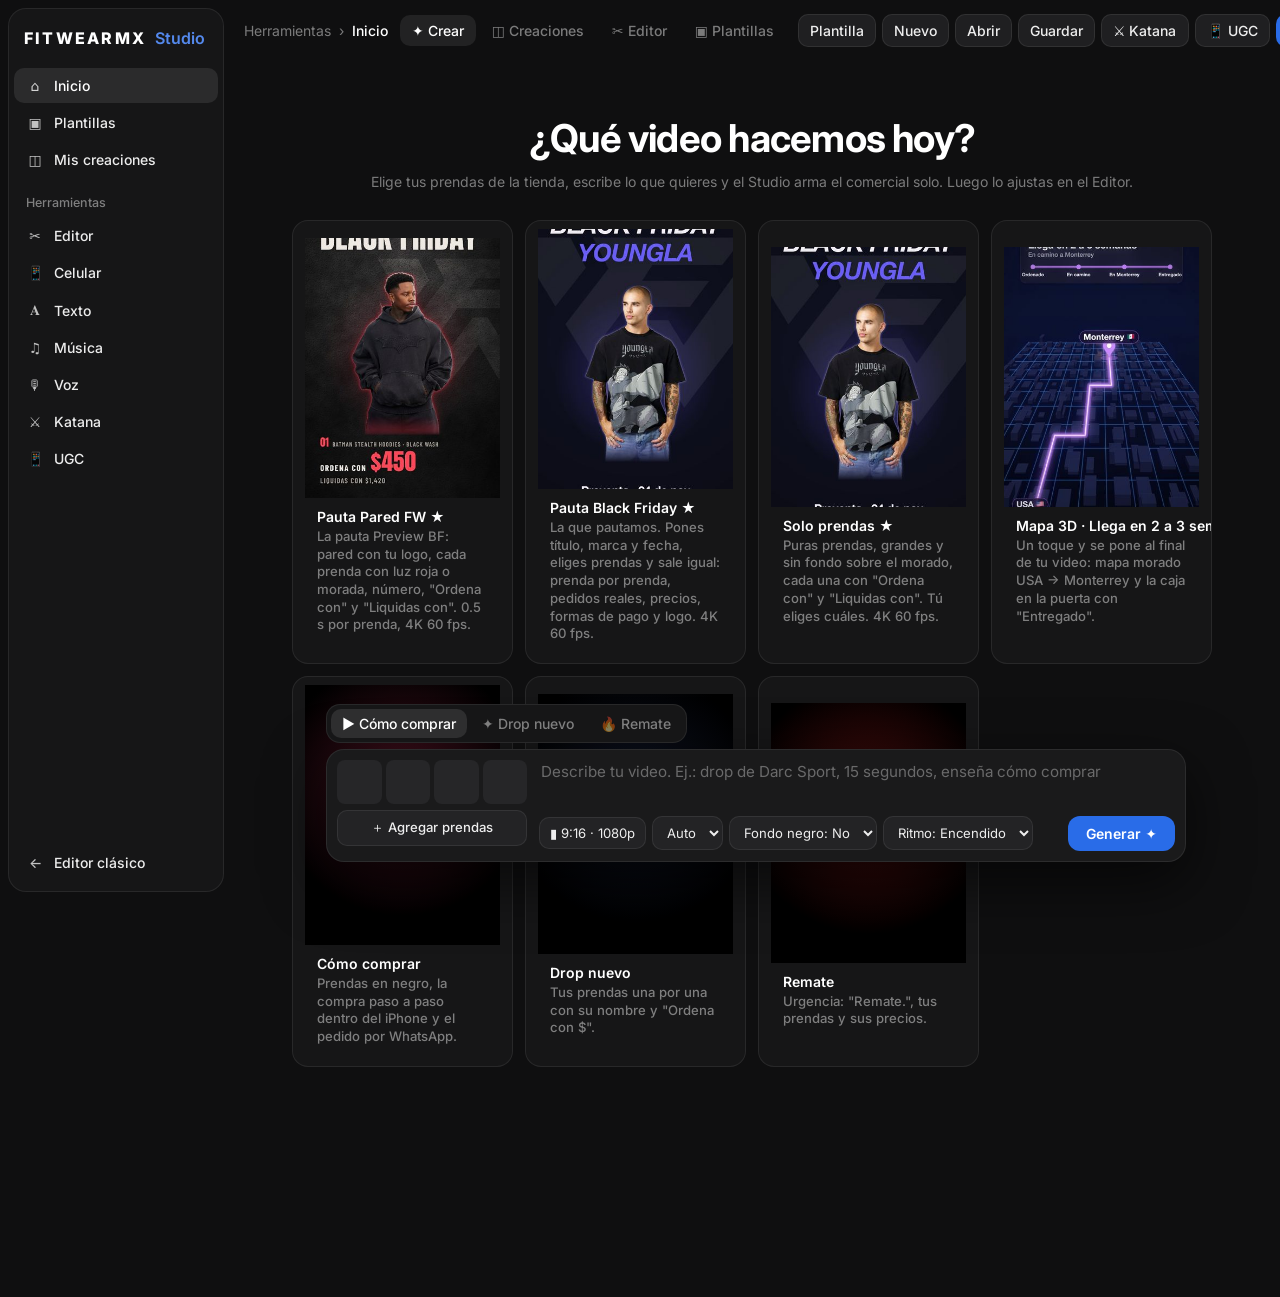
<file: recortador/comercial.html>
<!doctype html>
<html lang="es">
<head>
<meta charset="utf-8">
<meta name="viewport" content="width=device-width,initial-scale=1,viewport-fit=cover">
<title>FITWEARMX Studio</title>
<link rel="icon" href="../icon-180.png">
<meta name="theme-color" content="#0f0f10">
<link rel="preconnect" href="https://fonts.googleapis.com">
<link href="https://fonts.googleapis.com/css2?family=Inter:wght@400;500;600;700;800&display=swap" rel="stylesheet">
<link href="https://fonts.googleapis.com/css2?family=Anton&family=Barlow+Condensed:wght@500;600;700&display=swap" rel="stylesheet">
<link rel="stylesheet" href="studio-estilos.css">
</head>
<body>
<div class="app">
  <aside class="nav">
    <div class="marca">FITWEARMX <span>Studio</span></div>
    <a href="#" data-vista="crear" class="on"><i>⌂</i> Inicio</a>
    <a href="#" data-vista="plantillas"><i>▣</i> Plantillas</a>
    <a href="#" data-vista="creaciones"><i>◫</i> Mis creaciones</a>
    <h4>Herramientas</h4>
    <a href="#" data-vista="editor"><i>✂︎</i> Editor</a>
    <a href="#" data-herr="producto" hidden style="display:none"><i>👕</i> Prenda en negro</a><!-- escondida: sombra negra no le gustó (17-nov) -->
    <a href="#" data-herr="sombra" hidden style="display:none"><i>👤</i> Sombra + prenda</a>
    <a href="#" data-herr="celular"><i>📱</i> Celular</a>
    <a href="#" data-herr="texto"><i>𝐀</i> Texto</a>
    <a href="#" data-herr="ritmo"><i>♫</i> Música</a>
    <a href="#" data-herr="voz"><i>🎙</i> Voz</a>
    <a href="#" data-katana><i>⚔️</i> Katana</a>
    <a href="#" data-ugc><i>📱</i> UGC</a>
    <div class="nav-pie"><a href="./"><i>←</i> Editor clásico</a></div>
  </aside>
  <main>
    <div class="top">
      <div class="miga">Herramientas <span>›</span> <b id="miga">Inicio</b></div>
      <nav class="tabs">
        <button type="button" data-vista="crear" class="on">✦ Crear</button>
        <button type="button" data-vista="creaciones">◫ Creaciones</button>
        <button type="button" data-vista="editor">✂︎ Editor</button>
        <button type="button" data-vista="plantillas">▣ Plantillas</button>
      </nav>
      <div class="der">
        <button id="bPlantilla" type="button" title="Plantilla vacía de Cómo comprar">Plantilla</button>
        <button id="bNuevo" type="button">Nuevo</button>
        <button id="bAbrir" type="button">Abrir</button>
        <button id="bGuardar" type="button">Guardar</button>
        <button id="bKatana" type="button" data-katana title="Reel estilo cine con tus prendas">⚔️ Katana</button>
        <button id="bUGC" type="button" data-ugc title="Video tipo UGC con tus clips del celular">📱 UGC</button>
        <button id="bExportar" class="pri" type="button">Exportar MP4</button>
      </div>
    </div>

    <section class="vista-p" id="v-crear">
      <div class="hero">
        <h2>¿Qué video hacemos hoy?</h2>
        <p>Elige tus prendas de la tienda, escribe lo que quieres y el Studio arma el comercial solo. Luego lo ajustas en el Editor.</p>
        <div class="atajos" id="atajos"></div>
      </div>
    </section>

    <section class="vista-p" id="v-plantillas" hidden>
      <h2 class="tit">Plantillas</h2>
      <div class="rejilla" id="rejillaPlantillas"></div>
    </section>

    <section class="vista-p" id="v-creaciones" hidden>
      <h2 class="tit">Mis creaciones</h2>
      <p class="vacio" id="creacionesVacio">Aquí se guardan los videos que exportes (sólo en este aparato).</p>
      <div class="rejilla" id="rejillaCreaciones"></div>
    </section>

    <section class="vista-p" id="v-editor" hidden>
  <div class="zona">
    <div class="card vista">
      <canvas id="lienzo" width="1080" height="1920"></canvas>
      <div class="transporte">
        <button id="bInicio" type="button" title="Al inicio">⏮</button>
        <button id="bPlay" type="button" title="Reproducir (espacio)">▶ Ver</button>
        <span id="reloj">00:00.0 / 00:00.0</span>
      </div>
      <div id="progreso"><div></div></div>
      <div id="aviso"></div>
    </div>
    <div class="lado">
      <div class="card">
        <h3>Ajustes de lo que elegiste</h3>
        <div id="inspector"><p class="vacio">Toca un bloque de la línea de tiempo para cambiarlo.</p></div>
      </div>
      <div class="card">
        <h3>Tus archivos</h3>
        <p><button id="bSubir" type="button">＋ Subir videos, fotos o música</button>
          <button id="bRitmo" type="button" title="Música hecha aquí mismo, sin derechos de autor">🥁 Crear ritmo</button>
          <button id="bGrabar" type="button" title="Graba tu voz con el micrófono y la pone en la línea roja">🎙 Grabar mi voz</button></p>
        <div id="medios" class="medios"></div>
        <p class="vacio" id="mediosVacio">Sube tus clips (paquetes, grabación de pantalla del iPhone) y tu canción. Toca uno para meterlo donde está la línea roja.</p>
      </div>
    </div>
  </div>

  <div class="card tl">
    <div class="tl-barra">
      <button type="button" data-agregar="video">🎬 Video/foto</button>
      <button type="button" data-agregar="celular">📱 Celular</button>
      <button type="button" data-agregar="producto">👕 Prenda</button>
      <button type="button" data-agregar="tarjeta">🏷️ Tarjeta de prenda</button>
      <button type="button" data-agregar="marcaAgua">💧 Logo escondido</button>
      <button type="button" data-agregar="destello">⚡ Destello</button>
      <button type="button" data-agregar="transicion">🌀 Transición suave</button>
      <button type="button" data-agregar="sombra">👤 Sombra</button>
      <button type="button" data-agregar="mapa">🗺 Mapa</button>
      <button type="button" data-agregar="caja">📦 Caja 3D</button>
      <button type="button" data-agregar="marcas">🏷 Marcas</button>
      <button type="button" data-agregar="puerta">🚪 Caja en la puerta</button>
      <button type="button" data-agregar="explica">🪧 Tarjeta</button>
      <label style="margin-left:0">Look <select id="selLook"><option value="cine">Cine</option><option value="normal">Normal</option></select> <input id="colTono" type="color" value="#8b5cf6" title="Color de la luz"></label>
      <label style="margin-left:0">Formato <select id="selFormato"><option value="vertical">Vertical</option><option value="horizontal">Horizontal</option></select></label>
      <label style="margin-left:0">Calidad <select id="selCalidad"><option value="1080">1080p</option><option value="4k">4K</option></select> <select id="selFps" title="Cuadros por segundo"><option value="30">30 fps</option><option value="60">60 fps (más fluido)</option></select></label>
      <button type="button" data-agregar="texto">🅰️ Texto</button>
      <button type="button" data-agregar="notificacion">🔔 Notificación</button>
      <button type="button" data-agregar="boton">🟢 Botón</button>
      <button type="button" data-agregar="logo">✴️ Logo</button>
      <button type="button" data-agregar="fondo">🌌 Fondo</button>
      <button type="button" data-agregar="musica">🎵 Música</button>
      <span class="sep"></span>
      <button id="bCortar" type="button" title="Cortar en la línea roja (S)">✂️ Cortar</button>
      <button id="bDuplicar" type="button">⧉ Duplicar</button>
      <button id="bBorrar" type="button" title="Borrar (Supr)">🗑 Borrar</button>
      <button id="bDeshacer" type="button" title="Deshacer (Cmd/Ctrl+Z)">↶ Deshacer</button>
      <label>Zoom <input id="zoomTL" type="range" min="20" max="200" value="60"></label>
    </div>
    <div class="tl-cuerpo">
      <div class="tl-nombres" id="tlNombres"></div>
      <div class="tl-scroll" id="tlScroll"><div class="tl-area" id="tlArea"></div></div>
    </div>
  </div>

    </section>

    <div class="composer" id="composer">
      <div class="modos" id="modos"></div>
      <div class="caja">
        <div class="refs">
          <div class="prendas" id="prendasSel"></div>
          <button type="button" class="agregar-ref" id="bElegir">＋ Agregar prendas</button>
        </div>
        <div class="escribe">
          <textarea id="prompt" rows="2" placeholder="Describe tu video. Ej.: drop de Darc Sport, 15 segundos, enseña cómo comprar"></textarea>
          <div class="chips">
            <span class="chip-f">▮ 9:16 · 1080p</span>
            <select id="cDur" title="Duración"><option value="auto">Auto</option><option value="10">10 s</option><option value="15">15 s</option><option value="20">20 s</option><option value="30">30 s</option></select>
            <select id="cFondo" title="Quitar el fondo de las prendas"><option value="si">Fondo negro: Sí</option><option value="no" selected>Fondo negro: No</option></select>
            <select id="cRitmo" title="Música"><option value="si">Ritmo: Encendido</option><option value="no">Ritmo: Apagado</option></select>
            <button type="button" class="pri generar" id="bGenerar">Generar ✦</button>
          </div>
        </div>
      </div>
      <div id="estadoGen" class="estado-gen"></div>
    </div>
  </main>
</div>

<div class="modal" id="modalProd" hidden>
  <div class="modal-caja">
    <div class="modal-top">
      <b>Elige hasta 4 prendas de tu tienda</b>
      <input id="buscaProd" type="search" placeholder="Buscar: Cherub, Wolves, YoungLA…">
      <button type="button" id="bCerrarModal">Listo</button>
    </div>
    <div class="rejilla-prod" id="rejillaProd"><p class="vacio">Cargando tu tienda…</p></div>
  </div>
</div>

<input type="file" id="fMedios" accept="video/*,image/*,audio/*,.mp4,.mov,.m4v,.mp3,.m4a,.wav" multiple hidden>
<input type="file" id="fProyecto" accept=".json,application/json" hidden>

<script src="../comun/precios.js"></script>
<script src="studio-sonidos.js"></script>
<script src="studio-exportar.js"></script>
<script src="studio-ritmo.js"></script>
<script src="studio-base.js"></script>
<script src="studio-dibujo.js"></script>
<script src="studio-sombra.js"></script>
<script src="studio-escenas.js"></script>
<script src="studio-reproducir.js"></script>
<script src="studio-proyecto.js"></script>
<script src="studio-linea.js"></script>
<script src="studio-acciones.js"></script>
<script src="studio-vistas.js"></script>
<script src="studio-generar.js"></script>
<script src="studio-tarjetas.js"></script>
<script src="studio-mejora.js"></script>
<script src="studio-recorte.js"></script>
<script src="studio-creaciones.js"></script>
<script src="studio-medios.js"></script>
<script src="studio-mover.js"></script>
<script src="studio-carrusel.js"></script>
<script src="studio-recorte-bueno.js"></script>
<script src="studio-trabajos.js"></script>
<script src="studio-pauta.js"></script>
<script src="studio-plantilla-mapa.js"></script>
<script src="studio-solo-prendas.js"></script>
<script src="studio-plantilla-pared.js"></script>
<script src="studio-katana.js"></script>
<script src="studio-ugc.js"></script>
</body>
</html>
</file>
<file: recortador/studio-estilos.css>
/* FITWEARMX Studio · estilos de la app (comercial.html). */
/* Editor por capas (como DaVinci): video, celular flotante, textos estilo Apple, efectos y música.
   Todo pasa en tu compu: los videos no se suben a ningún lado. */
:root {
  --bg: #0f0f10; --bg-card: #161617; --bg-card-2: #1f1f21; --border: rgba(255,255,255,.08);
  --text-main: rgba(255,255,255,.92); --text-muted: rgba(255,255,255,.45); --accent: #296ce8; --accent-2: #5489ed;
  --danger: #f97066; --radius: 18px; --radius-sm: 12px;
  color-scheme: dark;
}
* { box-sizing: border-box; }
body {
  margin: 0; min-height: 100vh; background: var(--bg); color: var(--text-main);
  font-family: Inter, -apple-system, 'Segoe UI', system-ui, sans-serif; font-size: 14px;
}
.page { max-width: 1400px; margin: 0 auto; padding: 14px 16px 40px; }
header { display: flex; align-items: center; gap: 12px; flex-wrap: wrap; margin-bottom: 12px; }
header h1 { font-size: 1.3rem; margin: 0; font-weight: 700; color: #fff; letter-spacing: -.01em; }
header h1 b { color: var(--accent-2); font-weight: 700; }
header a { color: var(--text-muted); text-decoration: none; }
header .der { margin-left: auto; display: flex; gap: 6px; flex-wrap: wrap; }
button, .btn {
  background: var(--bg-card-2); color: var(--text-main); border: 1px solid var(--border);
  border-radius: 10px; padding: 8px 12px; font: inherit; font-weight: 500; cursor: pointer; white-space: nowrap; transition: background .15s, border-color .15s;
}
button:hover { border-color: rgba(255,255,255,.22); background: #262628; }
button.pri { background: var(--accent); color: #fff; border: 0; font-weight: 600; }
button.pri:hover { background: #2562d3; }
button.blanco { background: #fff; color: #0f0f10; border: 0; font-weight: 600; }
button:disabled { opacity: .5; cursor: default; }
.zona { display: grid; grid-template-columns: minmax(250px, 360px) 1fr; gap: 14px; }
.card { background: var(--bg-card); border: 1px solid var(--border); border-radius: var(--radius); padding: 14px; }
.vista { display: flex; flex-direction: column; gap: 8px; }
#lienzo { width: 100%; aspect-ratio: 9 / 16; max-height: 64vh; object-fit: contain; background: #000; border-radius: 12px; display: block; margin: 0 auto; }
.transporte { display: flex; align-items: center; gap: 6px; justify-content: center; }
#reloj { font-family: ui-monospace, Menlo, monospace; color: var(--text-muted); min-width: 120px; text-align: center; }
.lado { display: grid; grid-template-columns: 1fr 1fr; gap: 14px; align-content: start; }
.lado h3 { margin: 0 0 8px; font-size: .78rem; color: var(--text-muted); text-transform: uppercase; letter-spacing: .05em; }
.campo { display: grid; grid-template-columns: 110px 1fr; gap: 8px; align-items: center; margin-bottom: 7px; }
.campo label { color: var(--text-muted); font-size: .85rem; }
.campo input[type=text], .campo textarea, .campo select, .campo input[type=number] {
  width: 100%; background: var(--bg); color: var(--text-main); border: 1px solid var(--border); border-radius: 6px; padding: 6px 8px; font: inherit;
}
.campo textarea { resize: vertical; min-height: 54px; }
.campo .rango { display: flex; gap: 6px; align-items: center; }
.campo .rango input[type=range] { flex: 1; }
.campo .rango output { width: 44px; text-align: right; color: var(--text-muted); font-size: .8rem; }
.vacio { color: var(--text-muted); font-size: .9rem; }
.medios { display: grid; grid-template-columns: repeat(auto-fill, minmax(96px, 1fr)); gap: 8px; }
.medio { background: var(--bg-card-2); border: 1px solid var(--border); border-radius: 8px; padding: 6px; cursor: pointer; font-size: .75rem; overflow: hidden; }
.medio:hover { border-color: var(--accent); }
.medio .mini { height: 54px; border-radius: 5px; background: #000 center/cover; display: flex; align-items: center; justify-content: center; font-size: 22px; margin-bottom: 4px; }
.medio b { display: block; white-space: nowrap; overflow: hidden; text-overflow: ellipsis; font-weight: 600; }
.medio span { color: var(--text-muted); }
/* ---- línea de tiempo ---- */
.tl { margin-top: 14px; padding: 0; overflow: hidden; }
.tl-barra { display: flex; gap: 6px; flex-wrap: wrap; align-items: center; padding: 10px 12px; border-bottom: 1px solid var(--border); }
.tl-barra .sep { width: 1px; height: 24px; background: var(--border); margin: 0 4px; }
.tl-barra label { color: var(--text-muted); display: flex; align-items: center; gap: 6px; margin-left: auto; }
.tl-cuerpo { display: flex; }
.tl-nombres { width: 118px; flex: none; border-right: 1px solid var(--border); background: var(--bg-card-2); }
.tl-nombres .regla-esp { height: 26px; border-bottom: 1px solid var(--border); }
.tl-nombre { height: 46px; display: flex; align-items: center; gap: 6px; padding: 0 8px; border-bottom: 1px solid #20262f; font-weight: 600; font-size: .8rem; }
.tl-nombre i { width: 10px; height: 10px; border-radius: 3px; flex: none; }
.tl-nombre button { padding: 2px 5px; font-size: .75rem; margin-left: auto; background: transparent; border-color: transparent; }
.tl-nombre button + button { margin-left: 0; }
.tl-nombre button.off { opacity: .35; }
.tl-scroll { flex: 1; overflow-x: auto; overflow-y: hidden; position: relative; }
.tl-area { position: relative; min-width: 100%; }
.regla { height: 26px; border-bottom: 1px solid var(--border); position: relative; cursor: pointer; background: #11161d; }
.regla span { position: absolute; top: 5px; font-size: .7rem; color: var(--text-muted); transform: translateX(3px); font-family: ui-monospace, Menlo, monospace; }
.regla em { position: absolute; bottom: 0; width: 1px; height: 7px; background: #3a4350; }
.fila { height: 46px; position: relative; border-bottom: 1px solid #20262f; background: repeating-linear-gradient(90deg, transparent 0 59px, #151a21 59px 60px); }
.clip {
  position: absolute; top: 5px; height: 36px; border-radius: 6px; padding: 3px 8px; font-size: .74rem; color: #0b0d12; font-weight: 700;
  overflow: hidden; white-space: nowrap; text-overflow: ellipsis; cursor: grab; touch-action: none; user-select: none;
  box-shadow: inset 0 -10px 0 rgba(0,0,0,.14);
}
.clip small { display: block; font-weight: 500; opacity: .75; overflow: hidden; text-overflow: ellipsis; }
.clip.sel { outline: 2px solid #fff; outline-offset: 1px; z-index: 2; }
.clip.falta { background-image: repeating-linear-gradient(135deg, rgba(0,0,0,.18) 0 6px, transparent 6px 12px); }
.asa { position: absolute; top: 0; bottom: 0; width: 9px; cursor: ew-resize; }
.asa-i { left: 0; } .asa-d { right: 0; }
.asa:hover { background: rgba(255,255,255,.35); }
.cabezal { position: absolute; top: 0; bottom: 0; width: 2px; background: #ef4444; pointer-events: none; z-index: 5; }
.cabezal::before { content: ''; position: absolute; top: 0; left: -6px; border: 7px solid transparent; border-top: 9px solid #ef4444; }
#progreso { height: 6px; background: var(--border); border-radius: 3px; overflow: hidden; display: none; }
#progreso div { height: 100%; width: 0; background: linear-gradient(90deg, var(--accent), var(--accent-2)); }
#aviso { color: var(--text-muted); font-size: .85rem; text-align: center; min-height: 1.2em; }
#aviso a { color: var(--accent); }

/* ---- marco tipo estudio: barra izquierda, pestañas arriba, caja para pedir el video abajo ---- */
.app { display: grid; grid-template-columns: 232px 1fr; min-height: 100vh; }
.nav { position: sticky; top: 0; height: 100vh; padding: 10px; }
.nav > * { }
.nav { display: flex; flex-direction: column; gap: 2px; background: transparent; }
.nav::before { content: ''; position: absolute; inset: 8px; background: var(--bg-card); border: 1px solid var(--border); border-radius: 18px; z-index: -1; }
.nav { z-index: 1; }
.marca { font-weight: 800; letter-spacing: .14em; font-size: 1rem; padding: 18px 14px 18px; color: #fff; }
.marca span { letter-spacing: 0; font-weight: 600; color: var(--accent-2); margin-left: 4px; }
.nav a { display: flex; align-items: center; gap: 10px; padding: 9px 12px; margin: 0 4px; border-radius: 10px; color: var(--text-main); text-decoration: none; font-weight: 500; }
.nav a i { font-style: normal; width: 18px; text-align: center; opacity: .8; }
.nav a:hover { background: rgba(255,255,255,.05); }
.nav a.on { background: rgba(255,255,255,.09); color: #fff; }
.nav h4 { margin: 16px 16px 6px; font-size: .78rem; font-weight: 500; color: var(--text-muted); }
.nav-pie { margin-top: auto; padding-bottom: 10px; }
main { min-width: 0; padding: 0 16px 230px 8px; }
.top { display: flex; align-items: center; gap: 12px; padding: 14px 4px; position: sticky; top: 0; background: var(--bg); z-index: 10; }
.miga { color: var(--text-muted); white-space: nowrap; }
.miga span { margin: 0 4px; } .miga b { color: #fff; font-weight: 500; }
.tabs { display: flex; gap: 4px; margin: 0 auto; }
.tabs button { background: transparent; border: 0; color: var(--text-muted); padding: 7px 12px; }
.tabs button.on { background: rgba(255,255,255,.08); color: #fff; }
.top .der { display: flex; gap: 6px; }
.top .der button { padding: 7px 11px; }
.tit { font-size: 1.25rem; font-weight: 600; margin: 8px 4px 16px; }
.hero { max-width: 920px; margin: 6vh auto 0; text-align: center; }
.atajos { grid-template-columns: repeat(4, 1fr) !important; }
.atajos .poster { aspect-ratio: 4 / 5; }
.tarjeta .info span { white-space: normal; }
.hero h2 { font-size: clamp(1.6rem, 3.4vw, 2.4rem); font-weight: 700; letter-spacing: -.02em; margin: 0 0 10px; color: #fff; }
.hero p { color: var(--text-muted); margin: 0 0 28px; line-height: 1.5; }
.atajos, .rejilla { display: grid; grid-template-columns: repeat(auto-fill, minmax(200px, 1fr)); gap: 12px; }
.tarjeta { background: var(--bg-card); border: 1px solid var(--border); border-radius: 16px; overflow: hidden; cursor: pointer; text-align: left; transition: transform .15s, border-color .15s; }
.tarjeta:hover { transform: translateY(-2px); border-color: rgba(255,255,255,.2); }
.tarjeta .poster { aspect-ratio: 9 / 12; background: #000 center/cover; display: flex; align-items: center; justify-content: center; font-size: 42px; position: relative; }
.tarjeta .poster video { width: 100%; height: 100%; object-fit: cover; }
.tarjeta .info { padding: 10px 12px 12px; }
.tarjeta .info b { display: block; font-weight: 600; color: #fff; margin-bottom: 3px; }
.tarjeta .info span { color: var(--text-muted); font-size: .82rem; line-height: 1.35; display: block; }
.tarjeta .acciones { display: flex; gap: 6px; padding: 0 12px 12px; }
.tarjeta .acciones button, .tarjeta .acciones a { flex: 1; text-align: center; font-size: .8rem; padding: 6px; }
.tarjeta .acciones a { background: var(--bg-card-2); border: 1px solid var(--border); border-radius: 10px; color: var(--text-main); text-decoration: none; }
.composer { position: fixed; left: calc(232px + 50%); transform: translateX(calc(-50% - 116px)); bottom: 16px; width: min(860px, calc(100vw - 280px)); z-index: 20; }
.modos { display: inline-flex; gap: 4px; padding: 4px; background: var(--bg-card); border: 1px solid var(--border); border-radius: 14px; margin-bottom: 6px; flex-wrap: wrap; }
.modos button { background: transparent; border: 0; padding: 6px 11px; color: var(--text-muted); border-radius: 10px; }
.modos button.on { background: rgba(255,255,255,.1); color: #fff; }
.caja { display: grid; grid-template-columns: auto 1fr; gap: 12px; background: #1a1a1b; border: 1px solid var(--border); border-radius: 18px; padding: 10px; box-shadow: 0 20px 60px rgba(0,0,0,.6); }
.refs { display: flex; flex-direction: column; gap: 6px; width: 190px; }
.prendas { display: grid; grid-template-columns: repeat(4, 1fr); gap: 4px; }
.prendas div { aspect-ratio: 1; border-radius: 8px; background: #262628 center/cover; position: relative; }
.prendas div button { position: absolute; top: -6px; right: -6px; width: 18px; height: 18px; padding: 0; border-radius: 50%; font-size: .65rem; line-height: 1; }
.agregar-ref { background: #232325; font-size: .82rem; }
.escribe { display: flex; flex-direction: column; gap: 8px; min-width: 0; }
.escribe textarea { background: transparent; border: 0; color: #fff; font: inherit; font-size: .95rem; resize: none; outline: none; min-height: 48px; }
.escribe textarea::placeholder { color: rgba(255,255,255,.35); }
.chips { display: flex; gap: 6px; flex-wrap: wrap; align-items: center; }
.chips select, .chip-f { background: #232325; color: var(--text-main); border: 1px solid var(--border); border-radius: 10px; padding: 7px 10px; font: inherit; font-size: .82rem; }
.chips .generar { margin-left: auto; padding: 9px 18px; border-radius: 12px; }
.estado-gen { text-align: center; color: var(--text-muted); font-size: .85rem; min-height: 1.2em; margin-top: 6px; }
.modal { position: fixed; inset: 0; background: rgba(0,0,0,.7); z-index: 50; display: flex; align-items: center; justify-content: center; padding: 16px; }
.modal[hidden] { display: none; }
.modal-caja { background: var(--bg-card); border: 1px solid var(--border); border-radius: 18px; width: min(980px, 100%); max-height: 86vh; display: flex; flex-direction: column; overflow: hidden; }
.modal-top { display: flex; gap: 10px; align-items: center; padding: 14px; border-bottom: 1px solid var(--border); flex-wrap: wrap; }
.modal-top input { flex: 1; min-width: 180px; background: var(--bg); color: #fff; border: 1px solid var(--border); border-radius: 10px; padding: 8px 10px; font: inherit; }
.rejilla-prod { overflow: auto; padding: 14px; display: grid; grid-template-columns: repeat(auto-fill, minmax(140px, 1fr)); gap: 10px; }
.prod { background: var(--bg-card-2); border: 2px solid transparent; border-radius: 12px; overflow: hidden; cursor: pointer; font-size: .78rem; }
.prod.sel { border-color: var(--accent); }
.prod .ft { aspect-ratio: 1; background: #ddd center/cover; }
.prod div:last-child { padding: 6px 8px; }
.prod b { display: block; white-space: nowrap; overflow: hidden; text-overflow: ellipsis; font-weight: 600; }
.prod span { color: var(--text-muted); }
#v-editor .zona { margin-top: 4px; }
body.en-editor .composer { display: none; }
body.en-editor main { padding-bottom: 30px; }
@media (max-width: 860px) {
  .app { grid-template-columns: 1fr; }
  .nav { position: fixed; bottom: 0; top: auto; left: 0; right: 0; height: auto; flex-direction: row; overflow-x: auto; padding: 6px; background: var(--bg-card); border-top: 1px solid var(--border); z-index: 40; }
  .nav::before, .nav h4, .marca, .nav-pie { display: none; }
  .nav a { flex-direction: column; gap: 2px; font-size: .7rem; padding: 6px 8px; white-space: nowrap; }
  main { padding: 0 12px 300px; }
  .top { flex-wrap: wrap; } .tabs { margin: 0; order: 3; width: 100%; overflow-x: auto; }
  .composer { left: 8px; right: 8px; transform: none; width: auto; bottom: 64px; }
  .atajos { grid-template-columns: repeat(2, 1fr) !important; }
  .caja { grid-template-columns: 1fr; } .refs { width: auto; flex-direction: row; align-items: center; } .prendas { flex: 1; }
  body.en-editor main { padding-bottom: 90px; }
}
@media (max-width: 1200px) { .lado { grid-template-columns: 1fr; } }
@media (max-width: 860px) {
  .zona { grid-template-columns: 1fr; }
  .lado { grid-template-columns: 1fr; }
  #lienzo { max-height: 56vh; }
}
</file>
